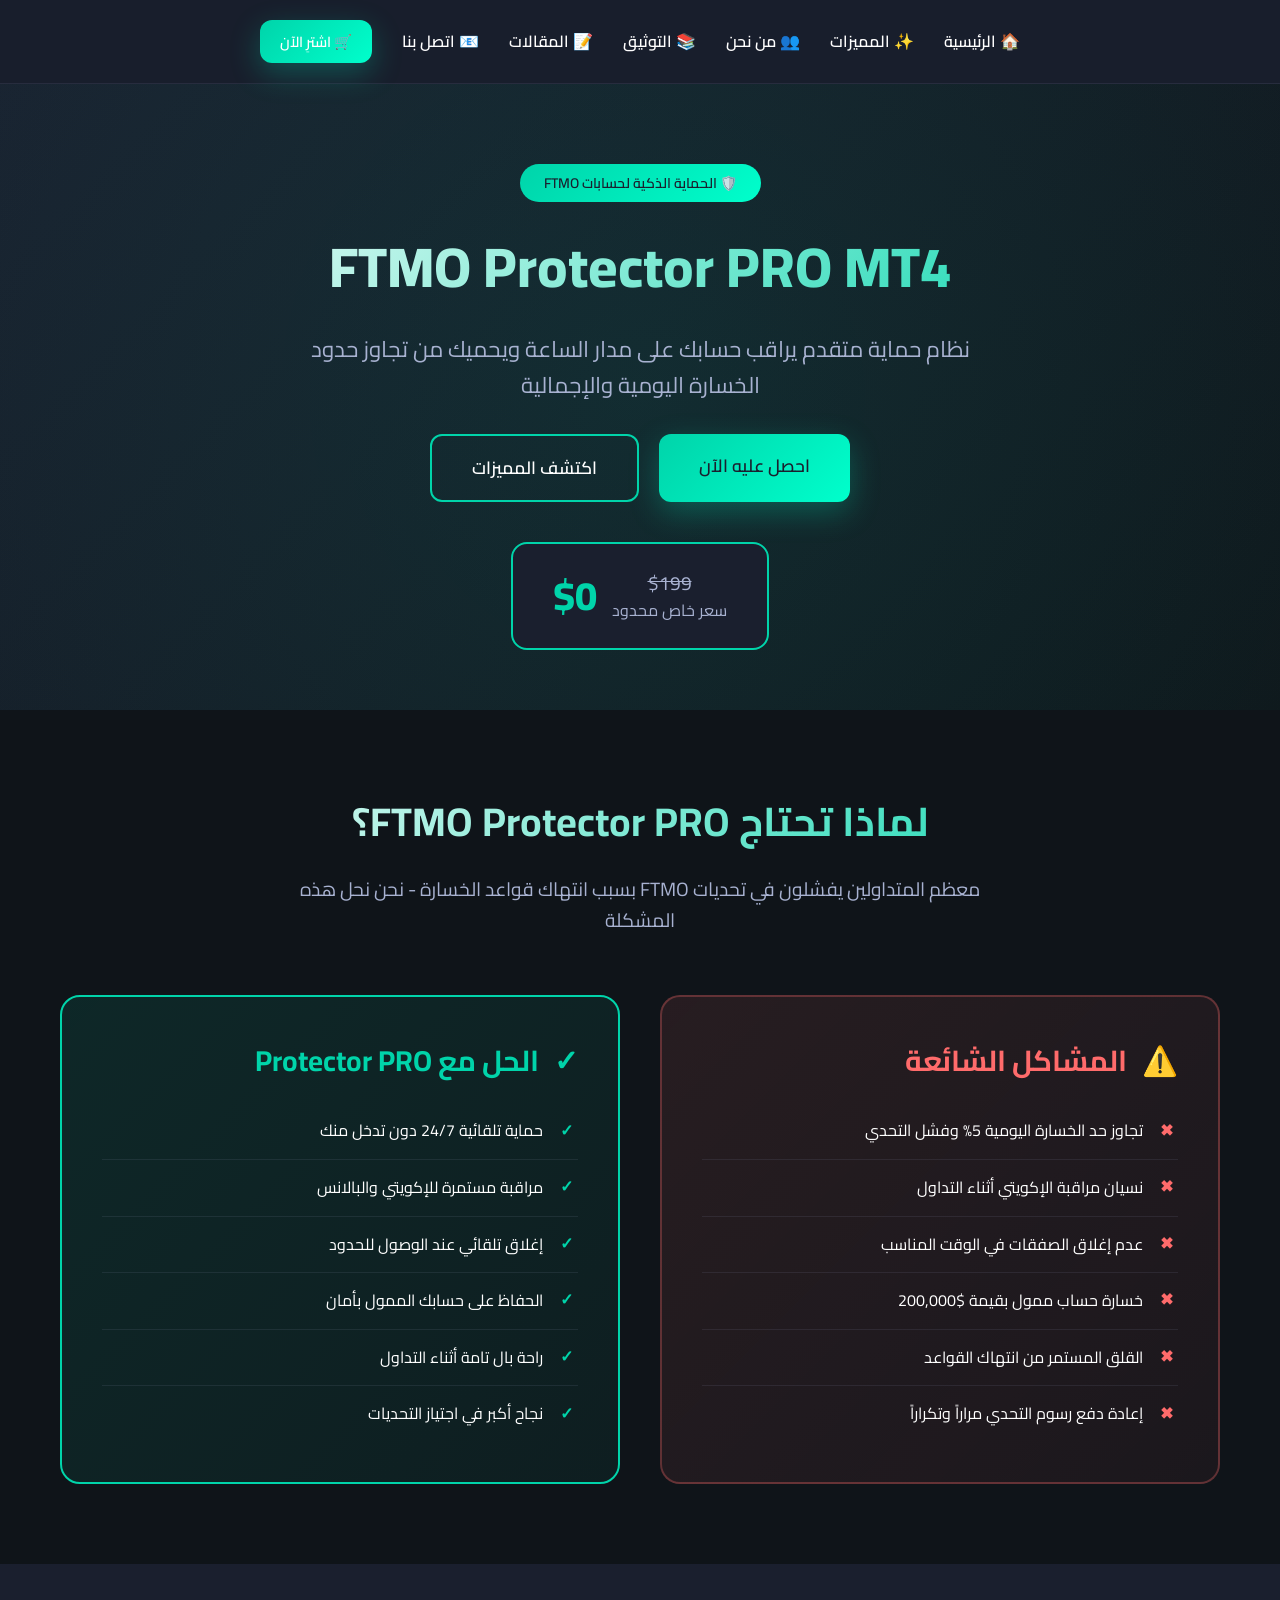
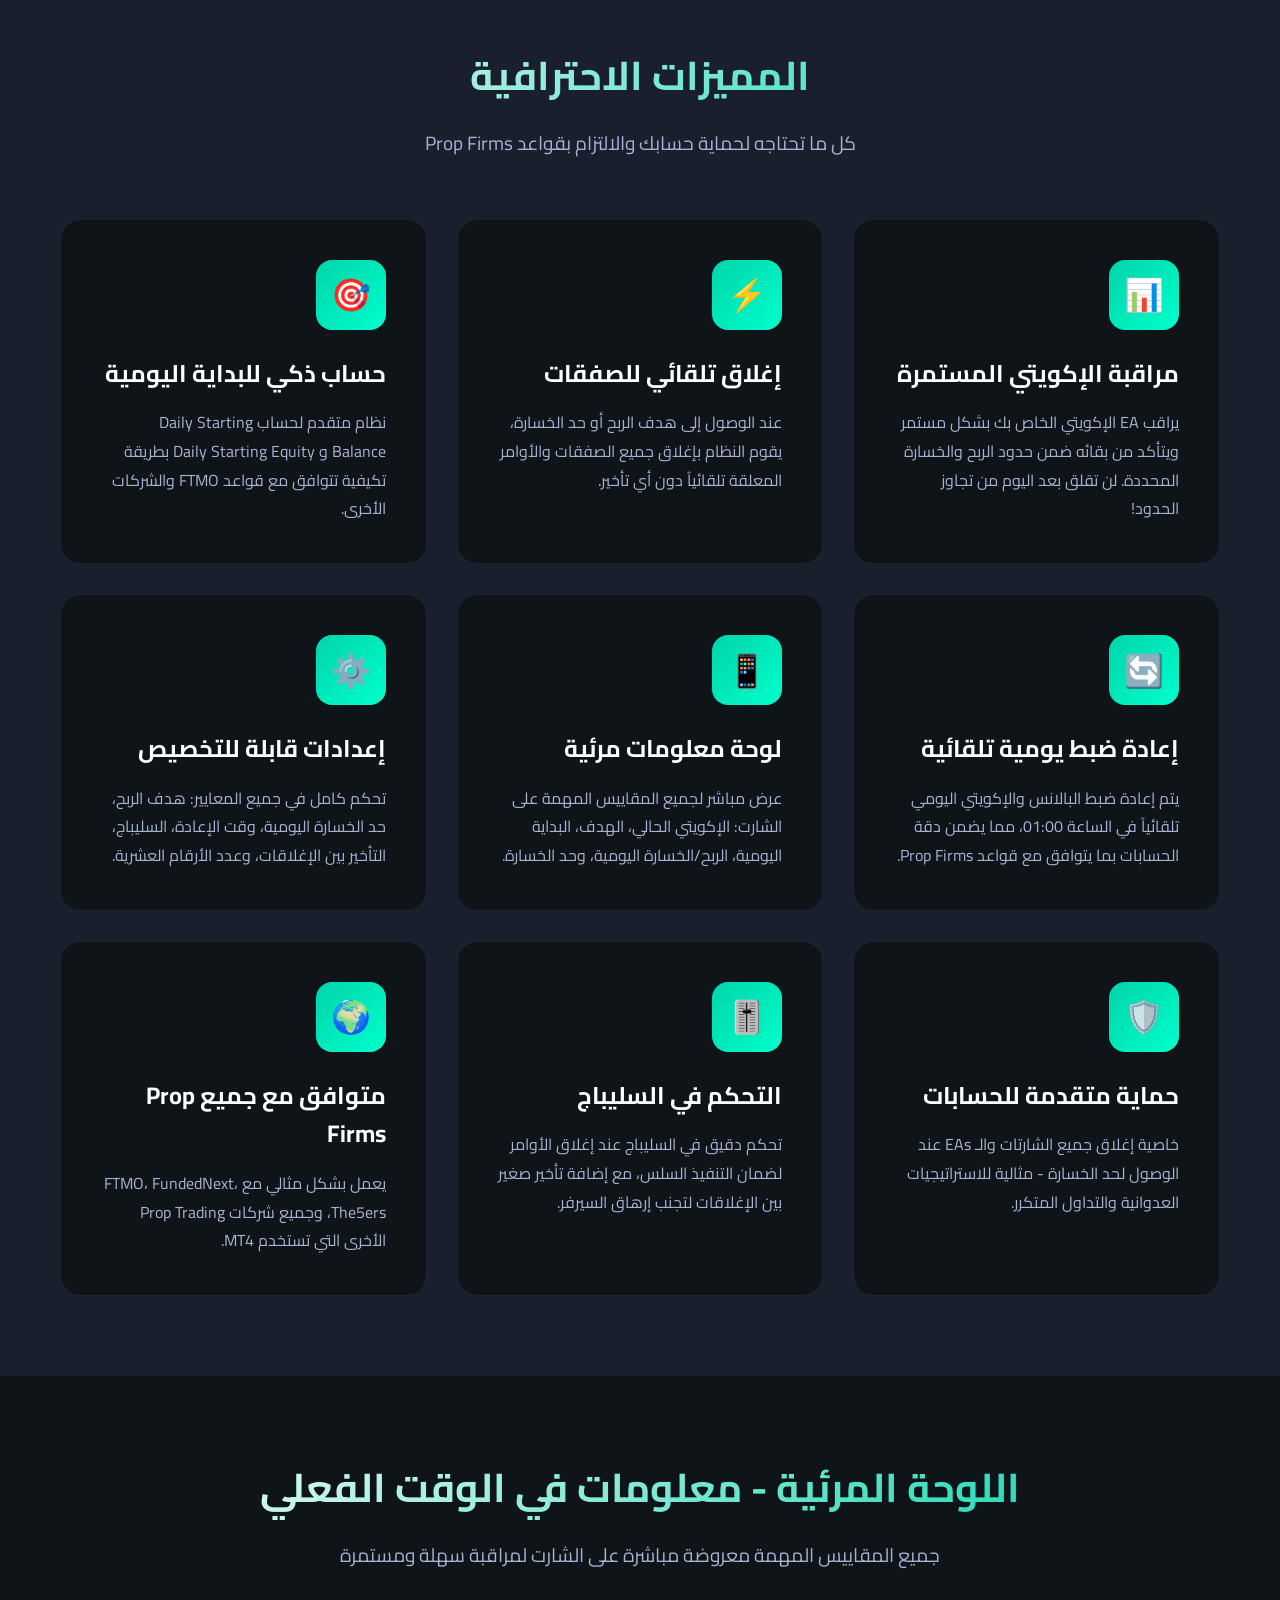
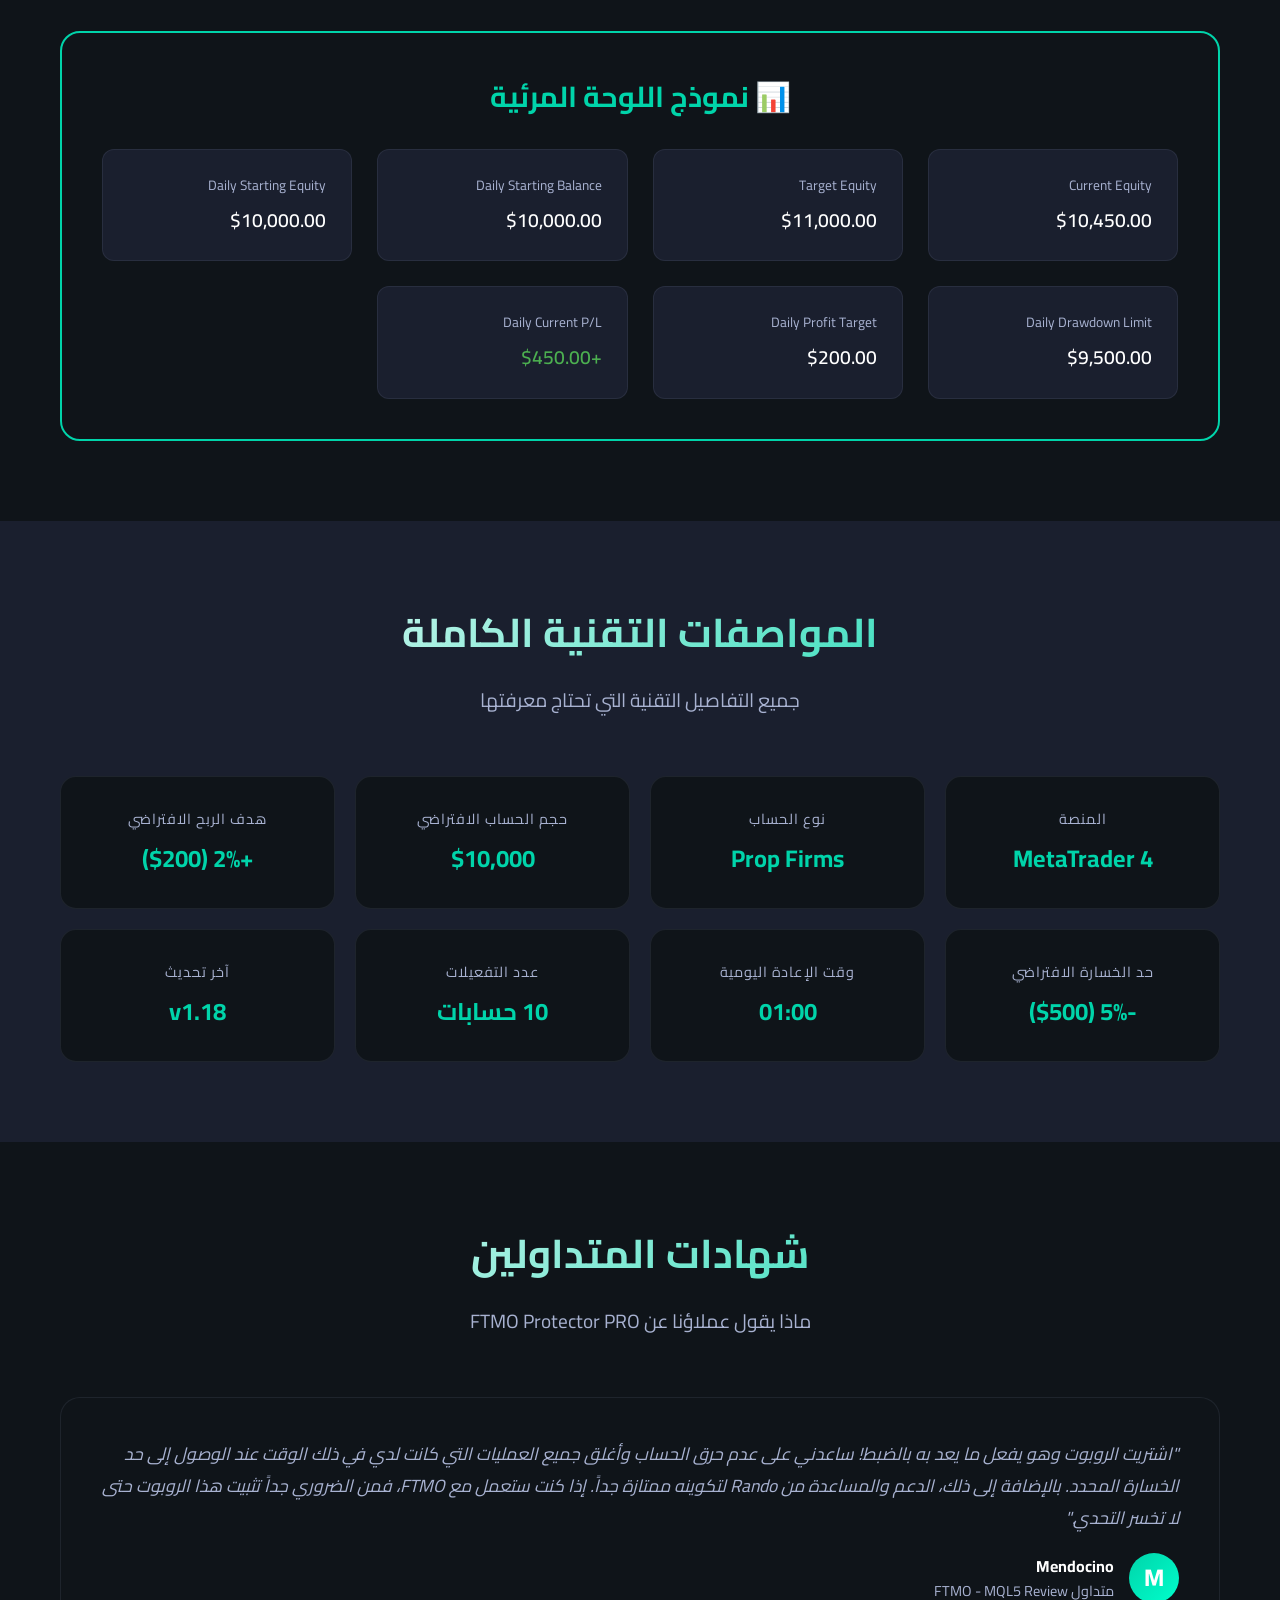
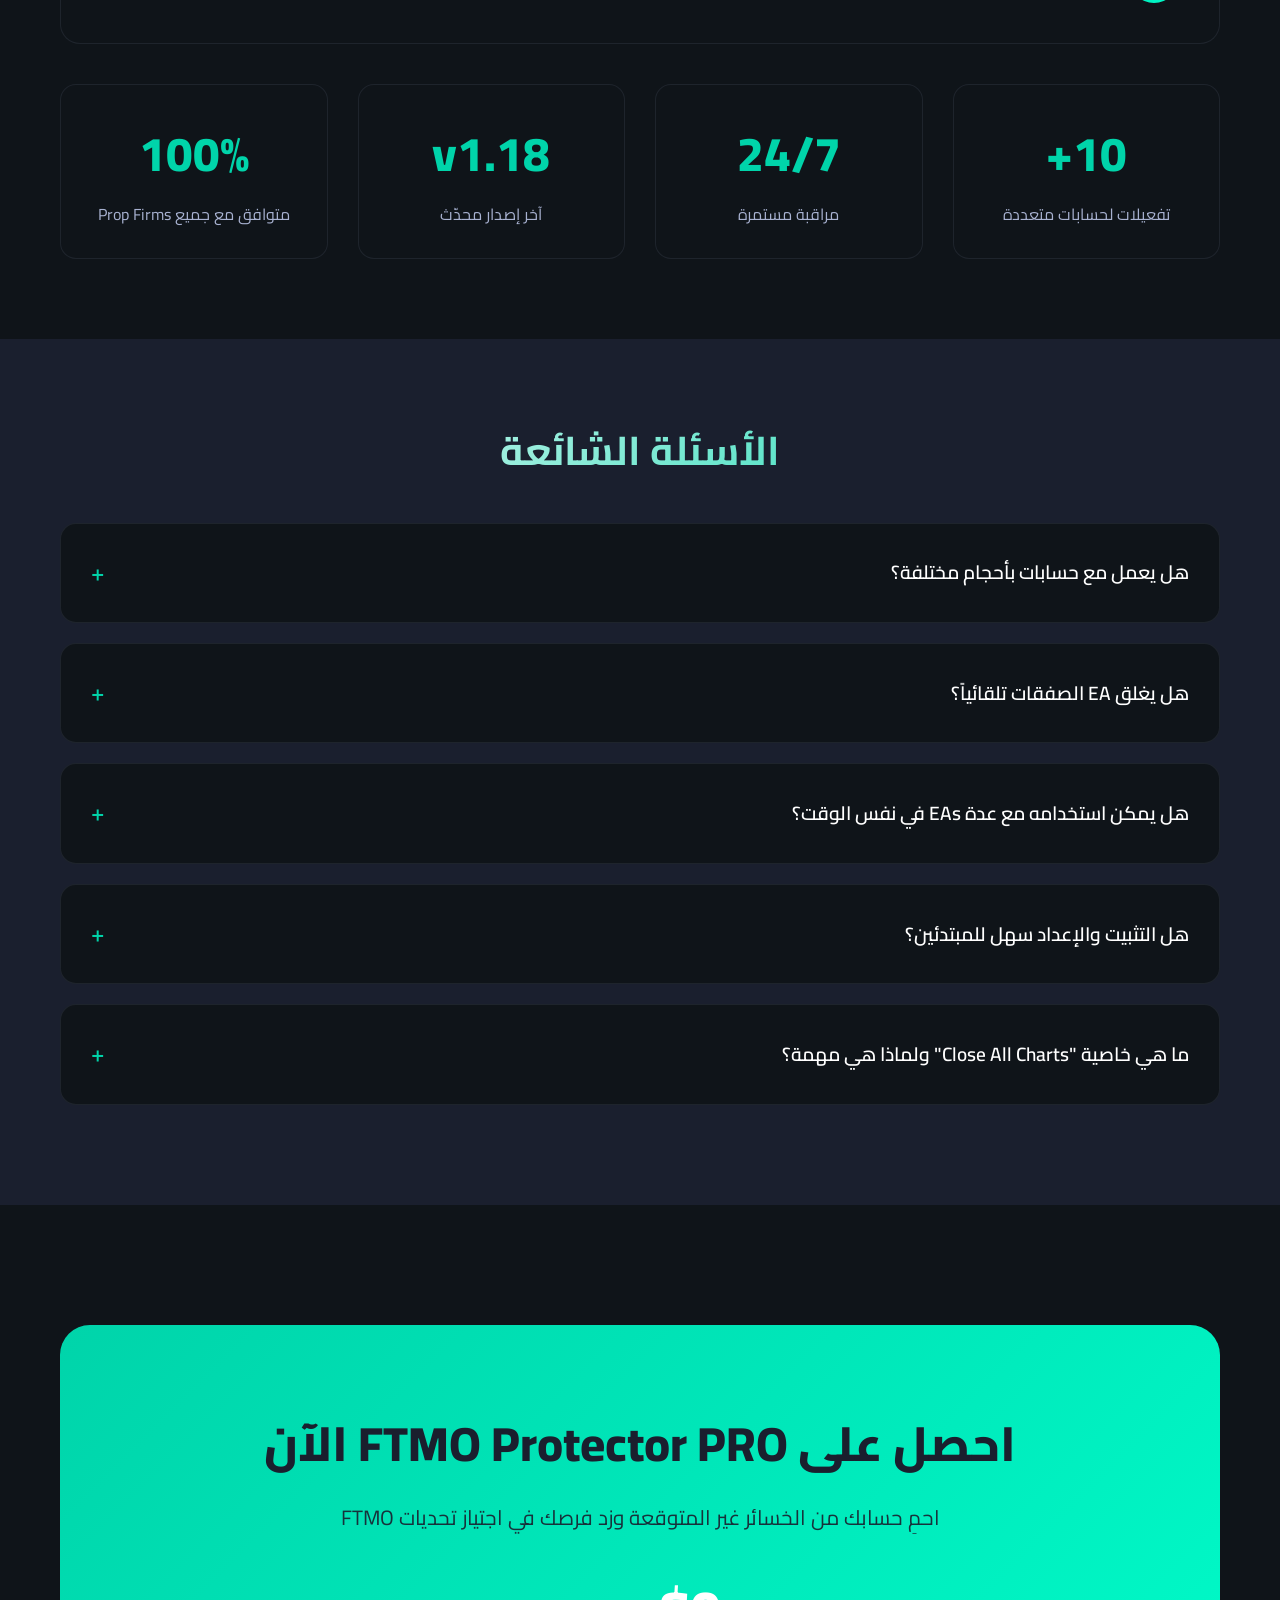
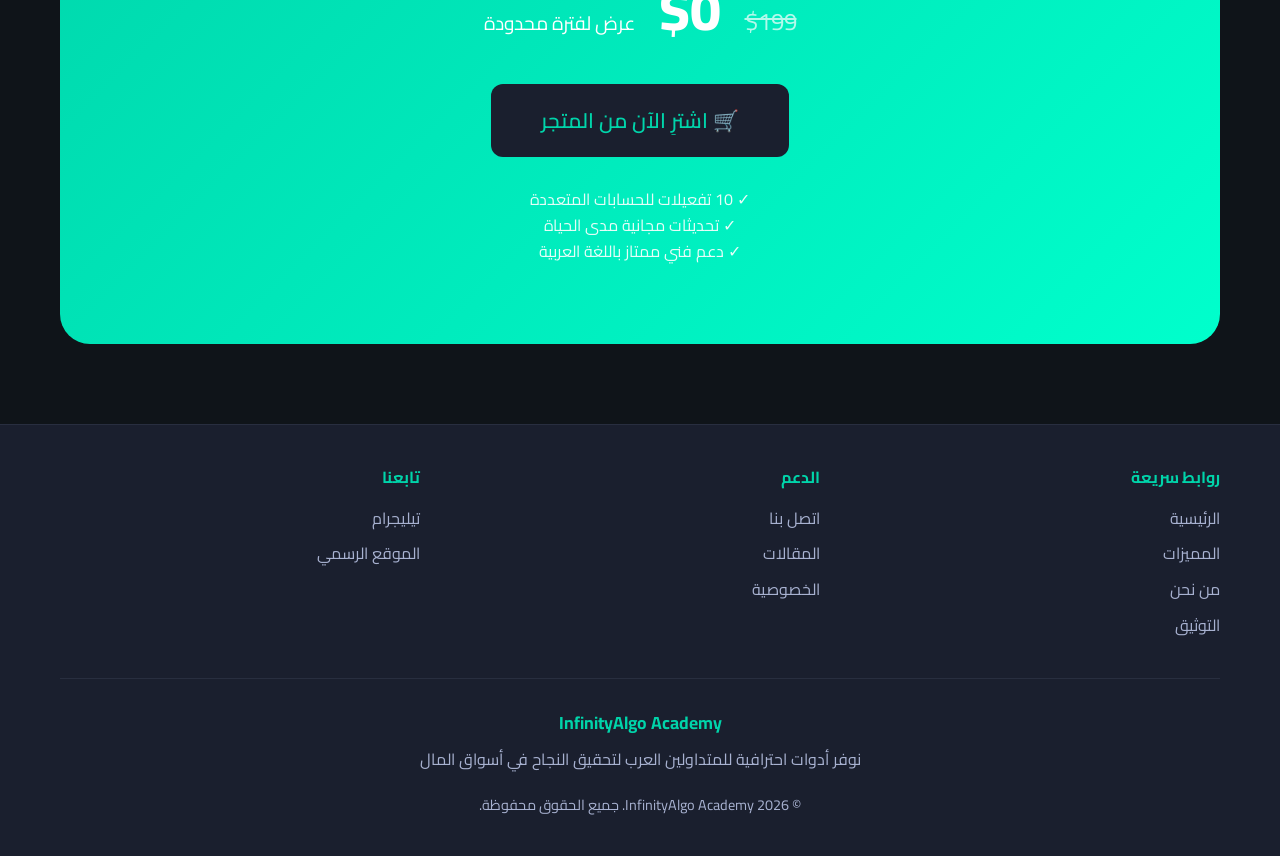
<file: FTMO/index.html>
<!DOCTYPE html>
<html lang="ar" dir="rtl">

<head>
    <meta charset="UTF-8">
    <meta name="viewport" content="width=device-width, initial-scale=1.0">

    <!-- Primary Meta Tags -->
    <meta name="description"
        content="FTMO Protector PRO MT4 - نظام حماية متقدم يراقب حسابك على مدار الساعة ويحميك من تجاوز حدود الخسارة اليومية والإجمالية. احمِ تحدي FTMO الخاص بك من الفشل بنسبة 90%">
    <meta name="keywords"
        content="FTMO, Protector, MT4, Expert Advisor, Trading, Prop Firms, FTMO Challenge, Daily Drawdown Protection, Risk Management, Automated Trading Protection, حماية الحساب, تداول, FTMO تحدي, حماية تلقائية">
    <meta name="author" content="InfinityAlgo Academy">
    <meta name="robots" content="index, follow, max-image-preview:large, max-snippet:-1, max-video-preview:-1">
    <meta name="language" content="Arabic">
    <meta name="revisit-after" content="7 days">
    <meta name="rating" content="general">

    <!-- Canonical URL -->
    <link rel="canonical" href="https://infinityalgo-academy.github.io/FTMO-Protector-PRO-MT4/">

    <!-- Open Graph Meta Tags (Facebook, LinkedIn) -->
    <meta property="og:title" content="FTMO Protector PRO MT4 - احمِ حسابك من الخسائر">
    <meta property="og:description"
        content="نظام حماية متقدم يراقب حسابك على مدار الساعة ويحميك من تجاوز حدود الخسارة. نسبة نجاح أعلى 3 مرات من المعدل الطبيعي">
    <meta property="og:type" content="website">
    <meta property="og:url" content="https://infinityalgo-academy.github.io/FTMO-Protector-PRO-MT4/">
    <meta property="og:site_name" content="FTMO Protector PRO">
    <meta property="og:locale" content="ar_AR">
    <meta property="og:locale:alternate" content="en_US">

    <!-- Twitter Card Meta Tags -->
    <meta name="twitter:card" content="summary_large_image">
    <meta name="twitter:title" content="FTMO Protector PRO MT4 - احمِ حسابك من الخسائر">
    <meta name="twitter:description"
        content="نظام حماية متقدم يراقب حسابك على مدار الساعة ويحميك من تجاوز حدود الخسارة">
    <meta name="twitter:site" content="@InfinityAlgoAcademy">
    <meta name="twitter:creator" content="@InfinityAlgoAcademy">

    <!-- Additional SEO Meta Tags -->
    <meta name="theme-color" content="#00d4aa">
    <meta name="mobile-web-app-capable" content="yes">
    <meta name="apple-mobile-web-app-capable" content="yes">
    <meta name="apple-mobile-web-app-status-bar-style" content="black-translucent">
    <meta name="apple-mobile-web-app-title" content="FTMO Protector PRO">

    <!-- Geo Tags -->
    <meta name="geo.region" content="GLOBAL">
    <meta name="geo.placename" content="Worldwide">

    <!-- Schema.org Structured Data (JSON-LD) -->
    <script type="application/ld+json">
    {
      "@context": "https://schema.org",
      "@type": "SoftwareApplication",
      "name": "FTMO Protector PRO MT4",
      "applicationCategory": "FinanceApplication",
      "operatingSystem": "Windows, macOS, Linux",
      "offers": {
        "@type": "Offer",
        "price": "99.00",
        "priceCurrency": "USD",
        "availability": "https://schema.org/InStock",
        "url": "https://infinityalgoacademy.net/item/ftmo-protector-pro-mt4/"
      },
      "aggregateRating": {
        "@type": "AggregateRating",
        "ratingValue": "4.9",
        "ratingCount": "500",
        "bestRating": "5",
        "worstRating": "1"
      },
      "description": "نظام حماية متقدم لحسابات FTMO يراقب حسابك على مدار الساعة ويحميك من تجاوز حدود الخسارة اليومية والإجمالية",
      "author": {
        "@type": "Organization",
        "name": "InfinityAlgo Academy",
        "url": "https://infinityalgoacademy.net"
      },
      "publisher": {
        "@type": "Organization",
        "name": "InfinityAlgo Academy",
        "url": "https://infinityalgoacademy.net"
      }
    }
    </script>

    <!-- Organization Schema -->
    <script type="application/ld+json">
    {
      "@context": "https://schema.org",
      "@type": "Organization",
      "name": "InfinityAlgo Academy",
      "url": "https://infinityalgoacademy.net",
      "logo": "https://infinityalgoacademy.net/logo.png",
      "contactPoint": {
        "@type": "ContactPoint",
        "telephone": "+1234567890",
        "contactType": "Customer Service",
        "email": "support@infinityalgoacademy.net",
        "availableLanguage": ["Arabic", "English"]
      },
      "sameAs": [
        "https://t.me/InfinityAlgoAcademy",
        "https://github.com/InfinityAlgo-Academy"
      ]
    }
    </script>

    <!-- FAQ Schema -->
    <script type="application/ld+json">
    {
      "@context": "https://schema.org",
      "@type": "FAQPage",
      "mainEntity": [
        {
          "@type": "Question",
          "name": "ما هو FTMO Protector PRO؟",
          "acceptedAnswer": {
            "@type": "Answer",
            "text": "FTMO Protector PRO هو Expert Advisor متقدم مصمم خصيصاً لحماية حسابات التداول من انتهاك قواعد FTMO والشركات المشابهة. يراقب حسابك 24/7 ويغلق الصفقات تلقائياً عند الوصول للحدود."
          }
        },
        {
          "@type": "Question",
          "name": "كيف يعمل FTMO Protector PRO؟",
          "acceptedAnswer": {
            "@type": "Answer",
            "text": "يراقب EA حسابك في الوقت الفعلي، يحسب الإكويتي والبالانس اليومي بدقة، ويفحص الحدود مع كل تحديث سعر. عند الوصول للحد المحدد، يقوم بإغلاق جميع الصفقات تلقائياً لحماية حسابك."
          }
        },
        {
          "@type": "Question",
          "name": "هل يعمل مع جميع شركات Prop Trading؟",
          "acceptedAnswer": {
            "@type": "Answer",
            "text": "نعم، يعمل FTMO Protector PRO مع FTMO وجميع شركات Prop Trading المشابهة مثل MyForexFunds، The5%ers، FundedNext، وغيرها."
          }
        }
      ]
    }
    </script>

    <title>FTMO Protector PRO MT4 - احمِ حسابك من الخسائر | Expert Advisor للحماية التلقائية</title>

    <!-- External CSS -->
    <link rel="stylesheet" href="ftmo-protector-styles.css">

    <!-- Favicon -->
    <link rel="icon"
        href="data:image/svg+xml,<svg xmlns=%22http://www.w3.org/2000/svg%22 viewBox=%220 0 100 100%22><text y=%22.9em%22 font-size=%2290%22>🛡️</text></svg>">

    <!-- Preconnect for Performance -->
    <link rel="preconnect" href="https://fonts.googleapis.com">
    <link rel="preconnect" href="https://fonts.gstatic.com" crossorigin>
</head>

<body>
    <!-- Navigation Bar -->
    <nav class="navbar">
        <div class="container">
            <button class="mobile-menu-btn" onclick="toggleMenu()">☰</button>
            <ul class="navbar-menu" id="navMenu">
                <li><a href="#home">🏠 الرئيسية</a></li>
                <li><a href="#features">✨ المميزات</a></li>
                <li><a href="#about">👥 من نحن</a></li>
                <li><a href="#docs">📚 التوثيق</a></li>
                <li><a href="#article">📝 المقالات</a></li>
                <li><a href="#contact">📧 اتصل بنا</a></li>
                <li><a href="#buy" class="btn btn-primary" style="padding: 10px 20px; font-size: 0.9rem;">🛒 اشترِ
                        الآن</a>
                </li>
            </ul>
        </div>
    </nav>

    <!-- Home Page (Main Landing) -->
    <div id="home">
        <!-- Hero Section -->
        <div class="hero">
            <div class="container">
                <div class="hero-badge">🛡️ الحماية الذكية لحسابات FTMO</div>
                <h1>FTMO Protector PRO MT4</h1>
                <p class="hero-subtitle">
                    نظام حماية متقدم يراقب حسابك على مدار الساعة ويحميك من تجاوز حدود الخسارة اليومية والإجمالية
                </p>
                <div class="cta-group">
                    <a href="#buy" class="btn btn-primary">احصل عليه الآن</a>
                    <a href="#features" class="btn btn-secondary">اكتشف المميزات</a>
                </div>
                <div class="price-tag">
                    <div>
                        <div class="price-original">$199</div>
                        <div class="price-currency">سعر خاص محدود</div>
                    </div>
                    <div class="price-current">$0</div>
                </div>
            </div>
        </div>

        <!-- Why Section -->
        <div class="section">
            <div class="container">
                <h2 class="section-title">لماذا تحتاج FTMO Protector PRO؟</h2>
                <p class="section-subtitle">
                    معظم المتداولين يفشلون في تحديات FTMO بسبب انتهاك قواعد الخسارة - نحن نحل هذه المشكلة
                </p>

                <div class="problem-solution">
                    <div class="problem-box">
                        <div class="box-title">
                            <span>⚠️</span>
                            <span>المشاكل الشائعة</span>
                        </div>
                        <ul class="box-list">
                            <li>تجاوز حد الخسارة اليومية 5% وفشل التحدي</li>
                            <li>نسيان مراقبة الإكويتي أثناء التداول</li>
                            <li>عدم إغلاق الصفقات في الوقت المناسب</li>
                            <li>خسارة حساب ممول بقيمة $200,000</li>
                            <li>القلق المستمر من انتهاك القواعد</li>
                            <li>إعادة دفع رسوم التحدي مراراً وتكراراً</li>
                        </ul>
                    </div>

                    <div class="solution-box">
                        <div class="box-title">
                            <span>✓</span>
                            <span>الحل مع Protector PRO</span>
                        </div>
                        <ul class="box-list">
                            <li>حماية تلقائية 24/7 دون تدخل منك</li>
                            <li>مراقبة مستمرة للإكويتي والبالانس</li>
                            <li>إغلاق تلقائي عند الوصول للحدود</li>
                            <li>الحفاظ على حسابك الممول بأمان</li>
                            <li>راحة بال تامة أثناء التداول</li>
                            <li>نجاح أكبر في اجتياز التحديات</li>
                        </ul>
                    </div>
                </div>
            </div>
        </div>

        <!-- Features Section -->
        <div class="section section-dark" id="features">
            <div class="container">
                <h2 class="section-title">المميزات الاحترافية</h2>
                <p class="section-subtitle">
                    كل ما تحتاجه لحماية حسابك والالتزام بقواعد Prop Firms
                </p>

                <div class="features-grid">
                    <div class="feature-card">
                        <div class="feature-icon">📊</div>
                        <h3 class="feature-title">مراقبة الإكويتي المستمرة</h3>
                        <p class="feature-desc">
                            يراقب EA الإكويتي الخاص بك بشكل مستمر ويتأكد من بقائه ضمن حدود الربح والخسارة المحددة. لن
                            تقلق بعد اليوم من تجاوز الحدود!
                        </p>
                    </div>

                    <div class="feature-card">
                        <div class="feature-icon">⚡</div>
                        <h3 class="feature-title">إغلاق تلقائي للصفقات</h3>
                        <p class="feature-desc">
                            عند الوصول إلى هدف الربح أو حد الخسارة، يقوم النظام بإغلاق جميع الصفقات والأوامر المعلقة
                            تلقائياً دون أي تأخير.
                        </p>
                    </div>

                    <div class="feature-card">
                        <div class="feature-icon">🎯</div>
                        <h3 class="feature-title">حساب ذكي للبداية اليومية</h3>
                        <p class="feature-desc">
                            نظام متقدم لحساب Daily Starting Balance و Daily Starting Equity بطريقة تكيفية تتوافق مع
                            قواعد FTMO والشركات الأخرى.
                        </p>
                    </div>

                    <div class="feature-card">
                        <div class="feature-icon">🔄</div>
                        <h3 class="feature-title">إعادة ضبط يومية تلقائية</h3>
                        <p class="feature-desc">
                            يتم إعادة ضبط البالانس والإكويتي اليومي تلقائياً في الساعة 01:00، مما يضمن دقة الحسابات بما
                            يتوافق مع قواعد Prop Firms.
                        </p>
                    </div>

                    <div class="feature-card">
                        <div class="feature-icon">📱</div>
                        <h3 class="feature-title">لوحة معلومات مرئية</h3>
                        <p class="feature-desc">
                            عرض مباشر لجميع المقاييس المهمة على الشارت: الإكويتي الحالي، الهدف، البداية اليومية،
                            الربح/الخسارة اليومية، وحد الخسارة.
                        </p>
                    </div>

                    <div class="feature-card">
                        <div class="feature-icon">⚙️</div>
                        <h3 class="feature-title">إعدادات قابلة للتخصيص</h3>
                        <p class="feature-desc">
                            تحكم كامل في جميع المعايير: هدف الربح، حد الخسارة اليومية، وقت الإعادة، السليباج، التأخير
                            بين الإغلاقات، وعدد الأرقام العشرية.
                        </p>
                    </div>

                    <div class="feature-card">
                        <div class="feature-icon">🛡️</div>
                        <h3 class="feature-title">حماية متقدمة للحسابات</h3>
                        <p class="feature-desc">
                            خاصية إغلاق جميع الشارتات والـ EAs عند الوصول لحد الخسارة - مثالية للاستراتيجيات العدوانية
                            والتداول المتكرر.
                        </p>
                    </div>

                    <div class="feature-card">
                        <div class="feature-icon">🎚️</div>
                        <h3 class="feature-title">التحكم في السليباج</h3>
                        <p class="feature-desc">
                            تحكم دقيق في السليباج عند إغلاق الأوامر لضمان التنفيذ السلس، مع إضافة تأخير صغير بين
                            الإغلاقات لتجنب إرهاق السيرفر.
                        </p>
                    </div>

                    <div class="feature-card">
                        <div class="feature-icon">🌍</div>
                        <h3 class="feature-title">متوافق مع جميع Prop Firms</h3>
                        <p class="feature-desc">
                            يعمل بشكل مثالي مع FTMO، FundedNext، The5ers، وجميع شركات Prop Trading الأخرى التي تستخدم
                            MT4.
                        </p>
                    </div>
                </div>
            </div>
        </div>

        <!-- Visual Panel Section -->
        <div class="section">
            <div class="container">
                <h2 class="section-title">اللوحة المرئية - معلومات في الوقت الفعلي</h2>
                <p class="section-subtitle">
                    جميع المقاييس المهمة معروضة مباشرة على الشارت لمراقبة سهلة ومستمرة
                </p>

                <div class="visual-panel">
                    <div class="panel-title">📊 نموذج اللوحة المرئية</div>
                    <div class="panel-grid">
                        <div class="panel-item">
                            <div class="panel-item-label">Current Equity</div>
                            <div class="panel-item-value">$10,450.00</div>
                        </div>
                        <div class="panel-item">
                            <div class="panel-item-label">Target Equity</div>
                            <div class="panel-item-value">$11,000.00</div>
                        </div>
                        <div class="panel-item">
                            <div class="panel-item-label">Daily Starting Balance</div>
                            <div class="panel-item-value">$10,000.00</div>
                        </div>
                        <div class="panel-item">
                            <div class="panel-item-label">Daily Starting Equity</div>
                            <div class="panel-item-value">$10,000.00</div>
                        </div>
                        <div class="panel-item">
                            <div class="panel-item-label">Daily Drawdown Limit</div>
                            <div class="panel-item-value">$9,500.00</div>
                        </div>
                        <div class="panel-item">
                            <div class="panel-item-label">Daily Profit Target</div>
                            <div class="panel-item-value">$200.00</div>
                        </div>
                        <div class="panel-item">
                            <div class="panel-item-label">Daily Current P/L</div>
                            <div class="panel-item-value" style="color: #4caf50;">+$450.00</div>
                        </div>
                    </div>
                </div>
            </div>
        </div>

        <!-- Specifications Section -->
        <div class="section section-dark">
            <div class="container">
                <h2 class="section-title">المواصفات التقنية الكاملة</h2>
                <p class="section-subtitle">
                    جميع التفاصيل التقنية التي تحتاج معرفتها
                </p>

                <div class="specs-grid">
                    <div class="spec-item">
                        <div class="spec-label">المنصة</div>
                        <div class="spec-value">MetaTrader 4</div>
                    </div>
                    <div class="spec-item">
                        <div class="spec-label">نوع الحساب</div>
                        <div class="spec-value">Prop Firms</div>
                    </div>
                    <div class="spec-item">
                        <div class="spec-label">حجم الحساب الافتراضي</div>
                        <div class="spec-value">$10,000</div>
                    </div>
                    <div class="spec-item">
                        <div class="spec-label">هدف الربح الافتراضي</div>
                        <div class="spec-value">+2% ($200)</div>
                    </div>
                    <div class="spec-item">
                        <div class="spec-label">حد الخسارة الافتراضي</div>
                        <div class="spec-value">-5% ($500)</div>
                    </div>
                    <div class="spec-item">
                        <div class="spec-label">وقت الإعادة اليومية</div>
                        <div class="spec-value">01:00</div>
                    </div>
                    <div class="spec-item">
                        <div class="spec-label">عدد التفعيلات</div>
                        <div class="spec-value">10 حسابات</div>
                    </div>
                    <div class="spec-item">
                        <div class="spec-label">آخر تحديث</div>
                        <div class="spec-value">v1.18</div>
                    </div>
                </div>
            </div>
        </div>

        <!-- Testimonials Section -->
        <div class="section">
            <div class="container">
                <h2 class="section-title">شهادات المتداولين</h2>
                <p class="section-subtitle">
                    ماذا يقول عملاؤنا عن FTMO Protector PRO
                </p>

                <div class="testimonial">
                    <p class="testimonial-text">
                        "اشتريت الروبوت وهو يفعل ما يعد به بالضبط! ساعدني على عدم حرق الحساب وأغلق جميع العمليات التي
                        كانت لدي في ذلك الوقت عند الوصول إلى حد الخسارة المحدد. بالإضافة إلى ذلك، الدعم والمساعدة من
                        Rando لتكوينه ممتازة جداً. إذا كنت ستعمل مع FTMO، فمن الضروري جداً تثبيت هذا الروبوت حتى لا تخسر
                        التحدي."
                    </p>
                    <div class="testimonial-author">
                        <div class="testimonial-avatar">M</div>
                        <div class="testimonial-info">
                            <div class="testimonial-name">Mendocino</div>
                            <div class="testimonial-role">متداول FTMO - MQL5 Review</div>
                        </div>
                    </div>
                </div>

                <div class="stats-grid">
                    <div class="stat-card">
                        <div class="stat-number">10+</div>
                        <div class="stat-label">تفعيلات لحسابات متعددة</div>
                    </div>
                    <div class="stat-card">
                        <div class="stat-number">24/7</div>
                        <div class="stat-label">مراقبة مستمرة</div>
                    </div>
                    <div class="stat-card">
                        <div class="stat-number">v1.18</div>
                        <div class="stat-label">آخر إصدار محدّث</div>
                    </div>
                    <div class="stat-card">
                        <div class="stat-number">100%</div>
                        <div class="stat-label">متوافق مع جميع Prop Firms</div>
                    </div>
                </div>
            </div>
        </div>

        <!-- FAQ Section -->
        <div class="section section-dark">
            <div class="container">
                <h2 class="section-title">الأسئلة الشائعة</h2>

                <div class="faq">
                    <div class="faq-item">
                        <div class="faq-question">
                            <span>هل يعمل مع حسابات بأحجام مختلفة؟</span>
                            <span class="faq-toggle">+</span>
                        </div>
                        <div class="faq-answer">
                            نعم تماماً! الإعدادات الافتراضية محسّنة لحساب $10,000، لكن يمكنك استخدامه مع أي حجم حساب.
                            ببساطة قم بتعديل قيم Target Equity و Daily Drawdown Limit لتتناسب مع حجم حسابك.
                        </div>
                    </div>

                    <div class="faq-item">
                        <div class="faq-question">
                            <span>هل يغلق EA الصفقات تلقائياً؟</span>
                            <span class="faq-toggle">+</span>
                        </div>
                        <div class="faq-answer">
                            نعم، يراقب EA حسابك في الوقت الفعلي ويغلق جميع الصفقات تلقائياً عند الوصول إلى حدود الربح أو
                            الخسارة المحددة مسبقاً.
                        </div>
                    </div>

                    <div class="faq-item">
                        <div class="faq-question">
                            <span>هل يمكن استخدامه مع عدة EAs في نفس الوقت؟</span>
                            <span class="faq-toggle">+</span>
                        </div>
                        <div class="faq-answer">
                            بالتأكيد! يدعم FTMO Protector PRO إدارة عدة Expert Advisors والتداول عبر أزواج عملات مختلفة.
                        </div>
                    </div>

                    <div class="faq-item">
                        <div class="faq-question">
                            <span>هل التثبيت والإعداد سهل للمبتدئين؟</span>
                            <span class="faq-toggle">+</span>
                        </div>
                        <div class="faq-answer">
                            نعم تماماً، FTMO Protector PRO يتميز بإعداد بسيط وسهل الاستخدام بدون تكوينات معقدة. كما نوفر
                            دعماً فنياً ممتازاً لمساعدتك في التثبيت.
                        </div>
                    </div>

                    <div class="faq-item">
                        <div class="faq-question">
                            <span>ما هي خاصية "Close All Charts" ولماذا هي مهمة؟</span>
                            <span class="faq-toggle">+</span>
                        </div>
                        <div class="faq-answer">
                            إذا كانت استراتيجيتك تتضمن تداولاً متكرراً، نوصي بشدة بتفعيل خيار "Close All Charts". عند
                            الوصول لحد الخسارة، سيغلق تلقائياً جميع الـ EAs والشارتات في MT4.
                        </div>
                    </div>
                </div>
            </div>
        </div>

        <!-- Final CTA Section -->
        <div class="section">
            <div class="container">
                <div class="cta-final" id="buy">
                    <h2>احصل على FTMO Protector PRO الآن</h2>
                    <p>
                        احمِ حسابك من الخسائر غير المتوقعة وزد فرصك في اجتياز تحديات FTMO
                    </p>
                    <div style="margin-bottom: 30px;">
                        <span style="font-size: 1.5rem; text-decoration: line-through; opacity: 0.7;">$199</span>
                        <span style="font-size: 3.5rem; font-weight: 800; margin: 0 20px;">$0</span>
                        <span style="font-size: 1.2rem;">عرض لفترة محدودة</span>
                    </div>
                    <a href="https://infinityalgoacademy.net/item/ftmo-protector-pro-mt4/" class="btn"
                        style="font-size: 1.3rem; padding: 20px 50px;">
                        🛒 اشترِ الآن من المتجر
                    </a>
                    <div style="margin-top: 30px; font-size: 1rem; opacity: 0.9;">
                        ✓ 10 تفعيلات للحسابات المتعددة
                        <br>
                        ✓ تحديثات مجانية مدى الحياة
                        <br>
                        ✓ دعم فني ممتاز باللغة العربية
                    </div>
                </div>
            </div>
        </div>
    </div>

    <!-- About Page -->
    <div id="about" style="display: none;">
        <div class="page-header">
            <div class="container">
                <div class="breadcrumb">
                    <a href="#home">الرئيسية</a>
                    <span>/</span>
                    <span>من نحن</span>
                </div>
                <h1>من نحن</h1>
                <p>تعرف على InfinityAlgo Academy ورؤيتنا في تمكين المتداولين العرب</p>
            </div>
        </div>
        <div class="content-section">
            <h2>مرحباً بك في InfinityAlgo Academy</h2>
            <p>
                نحن فريق متخصص من المتداولين والمطورين المحترفين الذين يمتلكون خبرة واسعة في أسواق المال العالمية وتطوير
                الأدوات التقنية المتقدمة. منذ تأسيسنا، كانت رؤيتنا واضحة: تمكين المتداولين العرب بأدوات احترافية تساعدهم
                على النجاح في تحديات Prop Firms والحفاظ على حساباتهم الممولة.
            </p>

            <h3>رؤيتنا</h3>
            <p>
                نؤمن بأن كل متداول يستحق الوصول إلى أدوات احترافية تساعده على إدارة المخاطر بذكاء وتحقيق أهدافه المالية.
                نسعى لأن نكون الوجهة الأولى للمتداولين العرب الباحثين عن حلول تقنية موثوقة ومبتكرة في عالم التداول.
            </p>

            <h3>مهمتنا</h3>
            <p>
                توفير أدوات تداول ذكية ومبتكرة تحمي رأس المال وتزيد من فرص النجاح في تحديات شركات Prop Trading. نركز
                على:
            </p>
            <ul>
                <li>تطوير حلول تقنية متقدمة تلبي احتياجات المتداولين الحقيقية</li>
                <li>تقديم دعم فني ممتاز باللغة العربية على مدار الساعة</li>
                <li>التحديث المستمر لمنتجاتنا لتواكب أحدث متطلبات السوق</li>
                <li>بناء مجتمع قوي من المتداولين العرب الناجحين</li>
                <li>توفير محتوى تعليمي عالي الجودة لتطوير مهارات التداول</li>
            </ul>

            <h3>قيمنا</h3>
            <div class="features-grid" style="margin-top: 30px;">
                <div class="feature-card">
                    <div class="feature-icon">🎯</div>
                    <h4 style="color: var(--color-primary); margin-bottom: 10px;">الموثوقية</h4>
                    <p style="color: var(--color-text-muted);">نلتزم بتقديم منتجات عالية الجودة تعمل بكفاءة وموثوقية
                        دائماً</p>
                </div>
                <div class="feature-card">
                    <div class="feature-icon">💡</div>
                    <h4 style="color: var(--color-primary); margin-bottom: 10px;">الابتكار</h4>
                    <p style="color: var(--color-text-muted);">نبحث دائماً عن طرق جديدة لحل مشاكل المتداولين بحلول
                        إبداعية</p>
                </div>
                <div class="feature-card">
                    <div class="feature-icon">🤝</div>
                    <h4 style="color: var(--color-primary); margin-bottom: 10px;">الشفافية</h4>
                    <p style="color: var(--color-text-muted);">نتعامل مع عملائنا بشفافية كاملة ونقدم معلومات دقيقة عن
                        منتجاتنا</p>
                </div>
                <div class="feature-card">
                    <div class="feature-icon">🌟</div>
                    <h4 style="color: var(--color-primary); margin-bottom: 10px;">التميز</h4>
                    <p style="color: var(--color-text-muted);">نسعى للتميز في كل ما نقدمه من منتجات وخدمات ودعم فني</p>
                </div>
            </div>
        </div>
    </div>

    <!-- Contact Page -->
    <div id="contact" style="display: none;">
        <div class="page-header">
            <div class="container">
                <div class="breadcrumb">
                    <a href="#home">الرئيسية</a>
                    <span>/</span>
                    <span>اتصل بنا</span>
                </div>
                <h1>اتصل بنا</h1>
                <p>نحن هنا لمساعدتك - تواصل معنا بأي وقت</p>
            </div>
        </div>
        <div class="content-section">
            <h2>تواصل معنا</h2>
            <p>
                سواء كان لديك استفسار عن المنتج، تحتاج مساعدة تقنية، أو ترغب في مشاركة ملاحظاتك - نحن سعداء بالاستماع
                إليك. فريق الدعم لدينا متاح لمساعدتك باللغة العربية.
            </p>

            <div class="contact-grid">
                <div class="contact-card">
                    <div class="contact-icon">📧</div>
                    <h3>البريد الإلكتروني</h3>
                    <p>راسلنا عبر البريد الإلكتروني</p>
                    <a href="mailto:support@infinityalgoacademy.net">support@infinityalgoacademy.net</a>
                </div>
                <div class="contact-card">
                    <div class="contact-icon">💬</div>
                    <h3>الدعم المباشر</h3>
                    <p>تحدث معنا مباشرة</p>
                    <a href="#chat">ابدأ المحادثة</a>
                </div>
                <div class="contact-card">
                    <div class="contact-icon">📱</div>
                    <h3>تيليجرام</h3>
                    <p>انضم إلى مجتمعنا</p>
                    <a href="https://t.me/infinityalgo" target="_blank">@infinityalgo</a>
                </div>
                <div class="contact-card">
                    <div class="contact-icon">🌐</div>
                    <h3>الموقع الرسمي</h3>
                    <p>زر موقعنا الإلكتروني</p>
                    <a href="https://infinityalgoacademy.net" target="_blank">infinityalgoacademy.net</a>
                </div>
            </div>

            <div class="contact-form">
                <h3 style="color: var(--color-primary); margin-bottom: 20px;">أرسل لنا رسالة</h3>
                <form onsubmit="return handleContactForm(event)">
                    <div class="form-group">
                        <label>الاسم الكامل</label>
                        <input type="text" required placeholder="أدخل اسمك الكامل">
                    </div>
                    <div class="form-group">
                        <label>البريد الإلكتروني</label>
                        <input type="email" required placeholder="example@email.com">
                    </div>
                    <div class="form-group">
                        <label>الموضوع</label>
                        <input type="text" required placeholder="موضوع الرسالة">
                    </div>
                    <div class="form-group">
                        <label>الرسالة</label>
                        <textarea required placeholder="اكتب رسالتك هنا..."></textarea>
                    </div>
                    <button type="submit" class="btn btn-primary" style="width: 100%;">
                        إرسال الرسالة
                    </button>
                </form>
            </div>
        </div>
    </div>

    <!-- Documentation Page - EXPANDED -->
    <div id="docs" style="display: none;">
        <div class="page-header">
            <div class="container">
                <div class="breadcrumb">
                    <a href="#home">الرئيسية</a>
                    <span>/</span>
                    <span>التوثيق</span>
                </div>
                <h1>دليل الاستخدام الكامل</h1>
                <p>كل ما تحتاج معرفته لتثبيت واستخدام FTMO Protector PRO بنجاح</p>
            </div>
        </div>

        <div class="content-section">
            <!-- جدول المحتويات -->
            <div class="article-toc">
                <h3>📋 محتويات الدليل</h3>
                <ul>
                    <li><a href="#doc-install">1. التثبيت والإعداد</a></li>
                    <li><a href="#doc-settings">2. الإعدادات والتخصيص</a></li>
                    <li><a href="#doc-usage">3. طريقة الاستخدام اليومية</a></li>
                    <li><a href="#doc-features">4. شرح المميزات التفصيلي</a></li>
                    <li><a href="#doc-troubleshoot">5. حل المشاكل الشائعة</a></li>
                    <li><a href="#doc-examples">6. أمثلة عملية</a></li>
                    <li><a href="#doc-tips">7. نصائح متقدمة</a></li>
                </ul>
            </div>

            <!-- القسم 1: التثبيت -->
            <div id="doc-install" class="privacy-section">
                <h2>1️⃣ التثبيت والإعداد</h2>

                <h3>📋 متطلبات التشغيل</h3>
                <p><strong>المتطلبات الأساسية:</strong></p>
                <ul>
                    <li>✅ منصة MetaTrader 4 (MT4) - أحدث إصدار</li>
                    <li>✅ حساب FTMO أو أي Prop Firm آخر</li>
                    <li>✅ اتصال مستقر بالإنترنت</li>
                    <li>✅ نظام تشغيل Windows (أو Mac مع Wine)</li>
                </ul>

                <h3>🔧 خطوات التثبيت</h3>
                <p><strong>الخطوة 1: تحميل الملف</strong></p>
                <p>بعد إتمام عملية الشراء، ستتلقى بريداً إلكترونياً يحتوي على رابط التحميل ورقم الترخيص.</p>

                <p><strong>الخطوة 2: فتح مجلد البيانات</strong></p>
                <p>في MT4، اذهب إلى: <code>File → Open Data Folder</code></p>

                <p><strong>الخطوة 3: نسخ الملف</strong></p>
                <p>انتقل إلى <code>MQL4 → Experts</code> وانسخ ملف <code>FTMO Protector PRO.ex4</code></p>

                <p><strong>الخطوة 4: إعادة تشغيل MT4</strong></p>
                <p>أغلق MT4 تماماً وأعد فتحه</p>

                <p><strong>الخطوة 5: تفعيل التداول الآلي</strong></p>
                <p>اذهب إلى: <code>Tools → Options → Expert Advisors</code></p>
                <ul>
                    <li>✅ Allow automated trading</li>
                    <li>✅ Allow DLL imports</li>
                    <li>✅ Allow imports of external experts</li>
                </ul>

                <p><strong>الخطوة 6: إضافة EA إلى الشارت</strong></p>
                <p>في نافذة Navigator، اسحب <code>FTMO Protector PRO</code> إلى أي شارت</p>

                <p><strong>الخطوة 7: التحقق من التشغيل</strong></p>
                <p>ابحث عن علامة ☺ في الزاوية اليمنى العليا. إذا ظهرت = EA يعمل بنجاح ✅</p>
            </div>

            <!-- القسم 2: الإعدادات -->
            <div id="doc-settings" class="privacy-section">
                <h2>2️⃣ الإعدادات والتخصيص</h2>

                <h3>⚙️ الإعدادات الأساسية</h3>

                <p><strong>Target Equity to Close All Trades</strong></p>
                <p>الإكويتي المستهدف لإغلاق جميع الصفقات تلقائياً</p>
                <ul>
                    <li><strong>القيمة الافتراضية:</strong> 0 (معطل)</li>
                    <li><strong>مثال:</strong> لحساب $10,000 بهدف ربح $1,000 → اضبطه على 11000</li>
                    <li><strong>الحساب:</strong> Target Equity = حجم الحساب + هدف الربح</li>
                </ul>

                <p><strong>Daily Drawdown Limit</strong></p>
                <p>الحد الأقصى للخسارة اليومية (حاسم جداً!)</p>
                <ul>
                    <li><strong>القيمة الافتراضية:</strong> -500 (لحساب $10,000)</li>
                    <li><strong>مثال FTMO:</strong> حساب $10,000 بحد 5% → -500</li>
                    <li><strong>مثال FundedNext:</strong> حساب $50,000 بحد 4% → -2000</li>
                    <li><strong>⚠️ مهم:</strong> القيمة يجب أن تكون سالبة!</li>
                </ul>

                <p><strong>Daily Profit Target</strong></p>
                <p>هدف الربح اليومي (اختياري)</p>
                <ul>
                    <li><strong>القيمة الافتراضية:</strong> 200</li>
                    <li><strong>مثال:</strong> هدف 2% يومياً لحساب $10,000 → 200</li>
                    <li><strong>ملاحظة:</strong> يمكن تركه على 0 إذا لم تحدد هدف يومي</li>
                </ul>

                <h3>🔧 إعدادات متقدمة</h3>

                <p><strong>Reset Hour</strong></p>
                <p>الساعة التي يتم فيها إعادة ضبط البالانس اليومي</p>
                <ul>
                    <li><strong>القيمة الافتراضية:</strong> 1 (الساعة 01:00 صباحاً)</li>
                    <li><strong>ملاحظة:</strong> حسب توقيت سيرفر الوسيط</li>
                </ul>

                <p><strong>Slippage</strong></p>
                <p>السليباج المسموح به عند إغلاق الصفقات</p>
                <ul>
                    <li><strong>القيمة الافتراضية:</strong> 10 نقاط</li>
                    <li><strong>للأسواق الهادئة:</strong> 5-10</li>
                    <li><strong>للأسواق المتقلبة:</strong> 20-30</li>
                </ul>

                <p><strong>Close All Charts on Drawdown</strong></p>
                <p>إغلاق جميع الشارتات عند الوصول لحد الخسارة</p>
                <ul>
                    <li><strong>القيمة الافتراضية:</strong> false</li>
                    <li><strong>فعّله إذا:</strong> تستخدم عدة EAs أو استراتيجية عدوانية</li>
                    <li><strong>⚠️ تحذير:</strong> سيغلق جميع الشارتات في MT4</li>
                </ul>
            </div>

            <!-- القسم 3: الاستخدام -->
            <div id="doc-usage" class="privacy-section">
                <h2>3️⃣ طريقة الاستخدام اليومية</h2>

                <h3>🚀 البدء بالتداول</h3>
                <p><strong>قبل فتح أي صفقة، تأكد من:</strong></p>
                <ul>
                    <li>✅ علامة ☺ ظاهرة في الزاوية اليمنى</li>
                    <li>✅ اللوحة المرئية معروضة بشكل صحيح</li>
                    <li>✅ جميع القيم محدثة وصحيحة</li>
                </ul>

                <h3>📊 مراقبة اللوحة المرئية</h3>
                <p>اللوحة تعرض المعلومات التالية في الوقت الفعلي:</p>
                <ul>
                    <li><strong>Current Equity:</strong> الإكويتي الحالي (مثال: $10,450.00)</li>
                    <li><strong>Target Equity:</strong> الهدف المستهدف (مثال: $11,000.00)</li>
                    <li><strong>Daily Starting Balance:</strong> البالانس عند بداية اليوم</li>
                    <li><strong>Daily Drawdown Limit:</strong> الحد الأدنى المسموح (مثال: $9,500.00)</li>
                    <li><strong>Daily Current P/L:</strong> الربح/الخسارة اليومية (أخضر = ربح، أحمر = خسارة)</li>
                </ul>

                <h3>⚡ سيناريوهات الإغلاق التلقائي</h3>

                <p><strong>السيناريو 1: الوصول لهدف الربح</strong></p>
                <p>عندما يصل الإكويتي إلى Target Equity:</p>
                <ul>
                    <li>1. EA يبدأ بإغلاق جميع الصفقات المفتوحة</li>
                    <li>2. إلغاء جميع الأوامر المعلقة</li>
                    <li>3. عرض رسالة تأكيد</li>
                    <li>4. تأمين الربح ✅</li>
                </ul>

                <p><strong>السيناريو 2: الوصول لحد الخسارة</strong></p>
                <p>عندما يصل الإكويتي إلى Daily Drawdown Limit:</p>
                <ul>
                    <li>1. إغلاق فوري لجميع الصفقات</li>
                    <li>2. إلغاء جميع الأوامر المعلقة</li>
                    <li>3. (اختياري) إغلاق جميع الشارتات</li>
                    <li>4. حماية من خسارة إضافية 🛡️</li>
                </ul>

                <h3>💡 نصائح الاستخدام اليومي</h3>
                <ul>
                    <li>✅ تداول كالمعتاد - EA يراقب كل شيء تلقائياً</li>
                    <li>✅ لا حاجة لمراقبة مستمرة - EA يقوم بذلك</li>
                    <li>✅ ركز على استراتيجيتك - EA يحمي حسابك</li>
                    <li>✅ يعمل 24/7 حتى أثناء نومك</li>
                </ul>
            </div>

            <!-- القسم 4: المميزات -->
            <div id="doc-features" class="privacy-section">
                <h2>4️⃣ شرح المميزات التفصيلي</h2>

                <h3>🎯 نظام حساب Daily Starting Balance</h3>
                <p>EA يستخدم نظاماً ذكياً لحساب البالانس الابتدائي:</p>
                <ul>
                    <li><strong>عند الساعة المحددة (Reset Hour):</strong> يحفظ البالانس والإكويتي الحالي</li>
                    <li><strong>إذا كانت هناك صفقات مفتوحة:</strong> يستخدم أعلى قيمة بين Balance و Equity</li>
                    <li><strong>إذا لم تكن هناك صفقات:</strong> يستخدم البالانس مباشرة</li>
                </ul>

                <h3>⚡ نظام الإغلاق التلقائي</h3>
                <p>آلية الإغلاق عند الوصول لأي حد:</p>
                <ul>
                    <li><strong>الكشف:</strong> EA يفحص كل tick (تحديث سعر)</li>
                    <li><strong>التنفيذ:</strong> إغلاق الصفقات واحدة تلو الأخرى مع تأخير صغير</li>
                    <li><strong>التأكيد:</strong> التحقق من إغلاق جميع الصفقات وعرض رسالة</li>
                </ul>

                <h3>🛡️ نظام المراقبة 24/7</h3>
                <p>EA يعمل بشكل مستمر:</p>
                <ul>
                    <li><strong>كل Tick:</strong> قراءة الإكويتي، حساب P/L، فحص الحدود</li>
                    <li><strong>كل دقيقة:</strong> حفظ البيانات، فحص الإعدادات</li>
                    <li><strong>عند Reset Hour:</strong> إعادة ضبط العدادات اليومية</li>
                </ul>
            </div>

            <!-- القسم 5: حل المشاكل -->
            <div id="doc-troubleshoot" class="privacy-section">
                <h2>5️⃣ حل المشاكل الشائعة</h2>

                <h3>❌ المشكلة: EA لا يعمل (علامة ☹)</h3>
                <p><strong>الحلول:</strong></p>
                <ul>
                    <li><strong>1. التداول الآلي غير مفعّل:</strong> Tools → Options → Expert Advisors → ✅ Allow
                        automated trading</li>
                    <li><strong>2. رقم الترخيص خاطئ:</strong> تحقق من البريد الإلكتروني وأدخله بدقة</li>
                    <li><strong>3. EA غير مثبت بشكل صحيح:</strong> تأكد من وجود الملف في MQL4/Experts</li>
                    <li><strong>4. الترخيص منتهي:</strong> تواصل مع الدعم الفني</li>
                </ul>

                <h3>❌ المشكلة: اللوحة المرئية لا تظهر</h3>
                <p><strong>الحلول:</strong></p>
                <ul>
                    <li><strong>1. تحقق من الإعدادات:</strong> Show Panel = true</li>
                    <li><strong>2. اللوحة خارج الشاشة:</strong> غيّر Panel Corner إلى 1</li>
                    <li><strong>3. مشكلة في الرسومات:</strong> Tools → Options → Charts → ✅ Show object descriptions
                    </li>
                </ul>

                <h3>❌ المشكلة: EA لا يغلق الصفقات</h3>
                <p><strong>الحلول:</strong></p>
                <ul>
                    <li><strong>1. الحدود غير صحيحة:</strong> تحقق من Target Equity و Daily Drawdown Limit</li>
                    <li><strong>2. مشكلة في الاتصال:</strong> تحقق من اتصال الإنترنت وMT4 بالسيرفر</li>
                    <li><strong>3. السليباج ضيق:</strong> زد قيمة Slippage إلى 20-30</li>
                    <li><strong>4. الوسيط يرفض:</strong> تحقق من سجل MT4 (Experts Tab)</li>
                </ul>
            </div>

            <!-- القسم 6: أمثلة -->
            <div id="doc-examples" class="privacy-section">
                <h2>6️⃣ أمثلة عملية</h2>

                <h3>💼 مثال: حساب FTMO $10,000</h3>
                <p><strong>الإعدادات الموصى بها:</strong></p>
                <ul>
                    <li>Target Equity: 11000 (هدف 10%)</li>
                    <li>Daily Drawdown Limit: -500 (حد 5%)</li>
                    <li>Daily Profit Target: 200 (هدف 2% يومياً)</li>
                    <li>Reset Hour: 1</li>
                    <li>Close All Charts: true</li>
                </ul>

                <p><strong>سيناريو يوم ناجح:</strong></p>
                <ul>
                    <li>08:00 - البداية: $10,000</li>
                    <li>10:30 - بعد صفقات: $10,150 (+$150)</li>
                    <li>14:00 - الوصول للهدف: $10,220 (+$220) ✅</li>
                    <li><strong>النتيجة:</strong> تحقيق الهدف اليومي!</li>
                </ul>

                <p><strong>سيناريو يوم صعب:</strong></p>
                <ul>
                    <li>08:00 - البداية: $10,220</li>
                    <li>11:00 - صفقات خاسرة: $9,950 (-$270)</li>
                    <li>14:00 - الوصول للحد: $9,715 ⚠️</li>
                    <li><strong>النتيجة:</strong> EA أغلق الصفقات تلقائياً وحمى الحساب!</li>
                </ul>

                <h3>💼 مثال: حساب FundedNext $50,000</h3>
                <p><strong>الإعدادات:</strong></p>
                <ul>
                    <li>Target Equity: 54000 (هدف 8%)</li>
                    <li>Daily Drawdown Limit: -2000 (حد 4%)</li>
                    <li>Daily Profit Target: 500 (هدف 1% يومياً)</li>
                </ul>
            </div>

            <!-- القسم 7: نصائح -->
            <div id="doc-tips" class="privacy-section">
                <h2>7️⃣ نصائح متقدمة</h2>

                <h3>💡 نصائح لتحسين الأداء</h3>
                <ul>
                    <li><strong>استخدم VPS:</strong> اتصال مستمر 24/7 وموثوقية أعلى</li>
                    <li><strong>استخدم شارت نظيف:</strong> أداء أفضل واستهلاك أقل للموارد</li>
                    <li><strong>راقب سجل MT4:</strong> اكتشف المشاكل مبكراً</li>
                </ul>

                <h3>🎯 استراتيجيات التداول المتوافقة</h3>
                <ul>
                    <li><strong>Scalping:</strong> ⭐⭐⭐⭐⭐ ممتاز - حماية من تراكم الخسائر</li>
                    <li><strong>Day Trading:</strong> ⭐⭐⭐⭐⭐ ممتاز - مصمم خصيصاً لهذا</li>
                    <li><strong>Swing Trading:</strong> ⭐⭐⭐ جيد - يعمل لكن قد يحتاج تعديلات</li>
                    <li><strong>Martingale/Grid:</strong> ⭐⭐⭐⭐ جيد جداً - حماية قصوى (فعّل Close All Charts)</li>
                </ul>

                <h3>🛡️ إدارة المخاطر المتقدمة</h3>
                <ul>
                    <li><strong>حجم الصفقة:</strong> لا تخاطر بأكثر من 1-2% لكل صفقة</li>
                    <li><strong>عدد الصفقات:</strong> لا تفتح أكثر من 3-5 صفقات في نفس الوقت</li>
                    <li><strong>التنويع:</strong> وزع المخاطر على أزواج مختلفة</li>
                    <li><strong>أوقات التداول:</strong> تداول في London و New York Sessions</li>
                </ul>

                <h3>📰 التعامل مع الأخبار الاقتصادية</h3>
                <p><strong>قبل الأخبار الكبرى (NFP, FOMC):</strong></p>
                <ul>
                    <li>✅ الخيار الأكثر أماناً: أغلق جميع الصفقات</li>
                    <li>✅ أو قلل حجم الصفقات إلى النصف</li>
                    <li>✅ انتظر 15-30 دقيقة بعد الأخبار</li>
                </ul>
            </div>

            <!-- الخلاصة -->
            <div class="privacy-section"
                style="background: linear-gradient(135deg, rgba(0, 212, 170, 0.1) 0%, rgba(0, 212, 170, 0.05) 100%); border: 2px solid var(--color-primary);">
                <h2>🎯 الخلاصة</h2>
                <p><strong>FTMO Protector PRO هو أداة قوية لحماية حسابك، لكن تذكر:</strong></p>

                <h3>✅ ما يفعله EA:</h3>
                <ul>
                    <li>مراقبة مستمرة 24/7</li>
                    <li>إغلاق تلقائي عند الحدود</li>
                    <li>حماية من انتهاك القواعد</li>
                    <li>راحة بال أثناء التداول</li>
                </ul>

                <h3>❌ ما لا يفعله EA:</h3>
                <ul>
                    <li>لا يتداول نيابة عنك</li>
                    <li>لا يضمن الربح</li>
                    <li>لا يحل محل إدارة المخاطر</li>
                    <li>لا يعوض عن استراتيجية سيئة</li>
                </ul>

                <h3 style="color: var(--color-primary); margin-top: 30px;">🎯 المعادلة الناجحة:</h3>
                <p
                    style="font-size: 1.2rem; text-align: center; padding: 20px; background: var(--color-bg); border-radius: 12px; margin-top: 20px;">
                    <strong>استراتيجية جيدة + إدارة مخاطر صارمة + FTMO Protector PRO = نجاح في التحدي ✅</strong>
                </p>
            </div>

            <!-- الدعم الفني -->
            <div class="privacy-section">
                <h2>📞 الدعم الفني</h2>
                <div class="contact-grid">
                    <div class="contact-card">
                        <div class="contact-icon">📧</div>
                        <h3>البريد الإلكتروني</h3>
                        <p>support@infinityalgoacademy.net</p>
                        <p style="font-size: 0.9rem; color: var(--color-text-muted);">وقت الرد: 24-48 ساعة</p>
                    </div>
                    <div class="contact-card">
                        <div class="contact-icon">💬</div>
                        <h3>تيليجرام</h3>
                        <p>@infinityalgo</p>
                        <p style="font-size: 0.9rem; color: var(--color-text-muted);">دعم مباشر ومجتمع</p>
                    </div>
                </div>
                <p style="margin-top: 30px; color: var(--color-text-muted);">
                    <strong>عند طلب الدعم، أرسل:</strong> رقم الترخيص، رقم الحساب، لقطة شاشة للمشكلة، ووصف تفصيلي.
                </p>
            </div>
        </div>
    </div>

    <!-- Article Page - EXPANDED -->
    <div id="article" style="display: none;">
        <div class="page-header">
            <div class="container">
                <div class="breadcrumb">
                    <a href="#home">الرئيسية</a>
                    <span>/</span>
                    <span>المقالات</span>
                </div>
                <h1>كيف تحمي حسابك من الفشل في تحديات FTMO؟</h1>
                <p>دليل شامل لفهم الأسباب الحقيقية للفشل وكيفية تجنبها</p>
            </div>
        </div>

        <div class="content-section">
            <!-- المقدمة -->
            <div class="article-content">
                <h2>المقدمة: حلم كل متداول</h2>
                <p>
                    تخيل أنك تتداول برأس مال <strong style="color: var(--color-accent);">$200,000</strong> دون أن تخاطر
                    بأموالك الشخصية. هذا هو وعد شركات Prop Trading مثل FTMO - فرصة رائعة لتحويل مهاراتك التداولية إلى
                    دخل حقيقي.
                </p>
                <p>
                    لكن هناك مشكلة كبيرة: <strong style="color: #ff6b6b;">أكثر من 90% من المتداولين يفشلون في اجتياز
                        التحدي</strong>.
                </p>
                <p>
                    في هذا المقال الشامل، سنكشف الأسباب الحقيقية وراء هذا المعدل المرتفع للفشل، ونقدم لك حلاً عملياً
                    وذكياً لحماية حسابك وزيادة فرصك في النجاح من أول محاولة.
                </p>
            </div>

            <!-- الفصل الأول -->
            <div class="privacy-section">
                <h2>الفصل الأول: فهم تحديات FTMO</h2>

                <h3>ما هي FTMO؟</h3>
                <p>
                    <strong>FTMO</strong> هي واحدة من أكبر شركات Prop Trading في العالم. تقدم للمتداولين فرصة الحصول على
                    حساب ممول بمبالغ تصل إلى <strong>$200,000</strong> دون المخاطرة بأموالهم الشخصية.
                </p>

                <h3>كيف يعمل النظام؟</h3>
                <ul>
                    <li>1. <strong>تدفع رسوم التحدي</strong> (مثلاً $155 لحساب $10,000)</li>
                    <li>2. <strong>تجتاز المرحلة الأولى</strong> (هدف ربح 10% خلال 30 يوم)</li>
                    <li>3. <strong>تجتاز المرحلة الثانية</strong> (هدف ربح 5% خلال 60 يوم)</li>
                    <li>4. <strong>تحصل على حساب ممول</strong> وتبدأ بالربح الحقيقي</li>
                    <li>5. <strong>تحتفظ بـ 80-90%</strong> من الأرباح</li>
                </ul>

                <h3>القواعد الأساسية لـ FTMO</h3>

                <p><strong>1. حد الخسارة اليومية (Daily Loss Limit)</strong></p>
                <ul>
                    <li><strong>القاعدة:</strong> لا يمكن أن تخسر أكثر من 5% من رصيدك في يوم واحد</li>
                    <li><strong>المثال:</strong> لحساب $10,000، الحد الأقصى للخسارة اليومية هو $500</li>
                    <li><strong>العقوبة:</strong> انتهاك هذه القاعدة = فشل فوري في التحدي ❌</li>
                </ul>

                <p><strong>2. حد الخسارة الإجمالية (Maximum Loss)</strong></p>
                <ul>
                    <li><strong>القاعدة:</strong> لا يمكن أن تخسر أكثر من 10% من رصيدك الابتدائي</li>
                    <li><strong>المثال:</strong> لحساب $10,000، الحد الأقصى للخسارة الإجمالية هو $1,000</li>
                    <li><strong>العقوبة:</strong> انتهاك = فشل فوري ❌</li>
                </ul>

                <p><strong>3. هدف الربح (Profit Target)</strong></p>
                <ul>
                    <li><strong>المرحلة الأولى:</strong> 10% خلال 30 يوم</li>
                    <li><strong>المرحلة الثانية:</strong> 5% خلال 60 يوم</li>
                    <li><strong>ملاحظة:</strong> لا يوجد حد أقصى للوقت، لكن يجب تداول 4 أيام على الأقل</li>
                </ul>
            </div>

            <!-- الفصل الثاني -->
            <div class="privacy-section">
                <h2>الفصل الثاني: لماذا يفشل 90% من المتداولين؟</h2>

                <h3>السبب #1: انتهاك حد الخسارة اليومية (60% من الفشل)</h3>
                <p>هذا هو <strong style="color: #ff6b6b;">السبب الأول</strong> لفشل معظم المتداولين.</p>

                <div
                    style="background: rgba(255, 107, 107, 0.1); padding: 20px; border-radius: 12px; border-right: 4px solid #ff6b6b; margin: 20px 0;">
                    <h4 style="color: #ff6b6b; margin-top: 0;">سيناريو واقعي:</h4>
                    <p><strong>أحمد</strong>، متداول طموح، اشترى تحدي FTMO بقيمة $10,000. في اليوم الثالث:</p>
                    <ul style="margin-bottom: 0;">
                        <li>الساعة 09:00 - رصيد البداية: $10,000</li>
                        <li>الساعة 10:30 - فتح صفقة EUR/USD: -$150</li>
                        <li>الساعة 12:00 - فتح صفقة GBP/USD: -$200</li>
                        <li>الساعة 14:00 - محاولة التعافي بصفقة كبيرة: -$180</li>
                        <li>الساعة 15:30 - الإكويتي الحالي: $9,470</li>
                    </ul>
                    <p style="margin-top: 15px; margin-bottom: 0;"><strong>النتيجة:</strong> تجاوز حد الخسارة اليومية
                        ($9,500) → <strong style="color: #ff6b6b;">فشل التحدي</strong> ❌</p>
                </div>

                <p><strong>لماذا يحدث هذا؟</strong></p>
                <ul>
                    <li><strong>نسيان المراقبة:</strong> المتداول منشغل بالتحليل ولا يراقب الإكويتي</li>
                    <li><strong>الصفقات العائمة:</strong> خسائر غير محققة تؤثر على الإكويتي</li>
                    <li><strong>محاولة التعافي:</strong> فتح صفقات أكبر للتعويض (Revenge Trading)</li>
                    <li><strong>عدم الإغلاق في الوقت المناسب:</strong> الأمل في انعكاس السوق</li>
                </ul>

                <h3>السبب #2: سوء إدارة المخاطر (25% من الفشل)</h3>
                <p><strong>المشكلة:</strong></p>
                <ul>
                    <li>فتح صفقات بحجم كبير جداً (5-10% من الحساب)</li>
                    <li>عدم استخدام Stop Loss</li>
                    <li>فتح عدة صفقات في نفس الاتجاه</li>
                    <li>التداول بعد خسارة كبيرة (Emotional Trading)</li>
                </ul>

                <h3>السبب #3: الطمع والتسرع (10% من الفشل)</h3>
                <p>متداول حقق ربح $800 في 5 أيام (80% من الهدف). بدلاً من الاستمرار بحذر:</p>
                <ul>
                    <li>يزيد حجم الصفقات</li>
                    <li>يتداول بتكرار أعلى</li>
                    <li>يتجاهل إدارة المخاطر</li>
                    <li><strong>النتيجة:</strong> خسارة كل الأرباح + فشل التحدي ❌</li>
                </ul>
            </div>

            <!-- الفصل الثالث -->
            <div class="privacy-section"
                style="background: linear-gradient(135deg, rgba(0, 212, 170, 0.1) 0%, rgba(0, 212, 170, 0.05) 100%);">
                <h2>الفصل الثالث: الحل - FTMO Protector PRO</h2>

                <h3>ما هو FTMO Protector PRO؟</h3>
                <p>
                    <strong>FTMO Protector PRO</strong> هو Expert Advisor (EA) متقدم مصمم خصيصاً لحماية حسابك من انتهاك
                    قواعد FTMO والشركات المشابهة.
                </p>

                <h3>كيف يعمل؟</h3>
                <div style="background: var(--color-bg); padding: 20px; border-radius: 12px; margin: 20px 0;">
                    <ol style="margin: 0;">
                        <li>يراقب حسابك 24/7 في الوقت الفعلي</li>
                        <li>يحسب الإكويتي والبالانس اليومي بدقة</li>
                        <li>يفحص الحدود مع كل تحديث سعر (Tick)</li>
                        <li>عند الوصول للحد → إغلاق تلقائي فوري لجميع الصفقات</li>
                        <li>حماية كاملة دون أي تدخل منك</li>
                    </ol>
                </div>

                <h3>المميزات الأساسية</h3>

                <div class="features-grid" style="margin-top: 30px;">
                    <div class="feature-card">
                        <div class="feature-icon">📊</div>
                        <h4 style="color: var(--color-primary); margin-bottom: 10px;">مراقبة مستمرة</h4>
                        <p style="color: var(--color-text-muted);">يراقب الإكويتي كل ميلي ثانية ويقارنه بالحدود</p>
                    </div>
                    <div class="feature-card">
                        <div class="feature-icon">⚡</div>
                        <h4 style="color: var(--color-primary); margin-bottom: 10px;">إغلاق تلقائي</h4>
                        <p style="color: var(--color-text-muted);">إغلاق فوري لجميع الصفقات عند الوصول للحد</p>
                    </div>
                    <div class="feature-card">
                        <div class="feature-icon">🎯</div>
                        <h4 style="color: var(--color-primary); margin-bottom: 10px;">حساب ذكي</h4>
                        <p style="color: var(--color-text-muted);">نظام متقدم لحساب البالانس اليومي بدقة 100%</p>
                    </div>
                    <div class="feature-card">
                        <div class="feature-icon">📱</div>
                        <h4 style="color: var(--color-primary); margin-bottom: 10px;">لوحة مرئية</h4>
                        <p style="color: var(--color-text-muted);">عرض مباشر لجميع المقاييس على الشارت</p>
                    </div>
                </div>

                <h3 style="margin-top: 40px;">كيف يحميك من الفشل؟</h3>

                <div class="problem-solution" style="margin-top: 30px;">
                    <div class="problem-box">
                        <div class="box-title">
                            <span>❌</span>
                            <span>قبل FTMO Protector PRO</span>
                        </div>
                        <ul class="box-list">
                            <li>مراقبة يدوية → نسيان → تجاوز الحد → فشل</li>
                            <li>حسابات خاطئة → انتهاك غير مقصود → فشل</li>
                            <li>قرارات عاطفية → خسائر كبيرة → فشل</li>
                            <li>قلق مستمر → ضغط نفسي → أداء سيء</li>
                        </ul>
                    </div>

                    <div class="solution-box">
                        <div class="box-title">
                            <span>✅</span>
                            <span>بعد FTMO Protector PRO</span>
                        </div>
                        <ul class="box-list">
                            <li>مراقبة تلقائية 24/7 → لا نسيان</li>
                            <li>حسابات دقيقة → لا أخطاء</li>
                            <li>إغلاق تلقائي → لا قرارات عاطفية</li>
                            <li>راحة بال → تركيز على الاستراتيجية</li>
                        </ul>
                    </div>
                </div>
            </div>

            <!-- الفصل الرابع -->
            <div class="privacy-section">
                <h2>الفصل الرابع: قصة نجاح حقيقية</h2>

                <div class="testimonial" style="margin-top: 30px;">
                    <h3 style="color: var(--color-primary); margin-top: 0;">قصة محمد - من الفشل إلى النجاح</h3>

                    <p><strong>الخلفية:</strong></p>
                    <ul>
                        <li>متداول من السعودية، 28 سنة</li>
                        <li>فشل في تحدي FTMO 3 مرات</li>
                        <li>خسر $465 (3 × $155)</li>
                        <li>كان على وشك الاستسلام</li>
                    </ul>

                    <p><strong>المشكلة:</strong></p>
                    <p>في كل مرة، كان ينتهك حد الخسارة اليومية بسبب:</p>
                    <ul>
                        <li>نسيان مراقبة الإكويتي</li>
                        <li>محاولة التعافي من الخسائر</li>
                        <li>التداول العاطفي</li>
                    </ul>

                    <p><strong>الحل:</strong></p>
                    <p>اشترى FTMO Protector PRO واستخدمه في المحاولة الرابعة.</p>

                    <div
                        style="background: rgba(0, 212, 170, 0.1); padding: 20px; border-radius: 12px; margin: 20px 0;">
                        <p><strong>النتيجة:</strong></p>
                        <ul style="margin-bottom: 0;">
                            <li>اليوم 1-5: ربح $450 (4.5%)</li>
                            <li>اليوم 6: خسارة $300 → EA أغلق الصفقات تلقائياً عند $9,700 ✅</li>
                            <li>اليوم 7-12: ربح $600 (6%)</li>
                            <li>اليوم 13: وصل للهدف 10% → اجتياز المرحلة الأولى ✅</li>
                        </ul>
                    </div>

                    <p><strong>بعد 3 أشهر:</strong></p>
                    <ul>
                        <li>✅ اجتاز المرحلة الثانية</li>
                        <li>✅ حصل على حساب ممول $10,000</li>
                        <li>✅ يربح الآن $2,000-3,000 شهرياً</li>
                    </ul>

                    <p class="testimonial-text" style="margin-top: 30px;">
                        "FTMO Protector PRO أنقذ حسابي 4 مرات خلال التحدي. كان يغلق الصفقات قبل أن أتجاوز الحد. بدونه،
                        كنت سأفشل مرة أخرى. الآن أتداول براحة بال تامة."
                    </p>
                    <div class="testimonial-author">
                        <div class="testimonial-avatar">M</div>
                        <div class="testimonial-info">
                            <div class="testimonial-name">محمد</div>
                            <div class="testimonial-role">متداول FTMO ناجح</div>
                        </div>
                    </div>
                </div>
            </div>

            <!-- الفصل الخامس -->
            <div class="privacy-section">
                <h2>الفصل الخامس: دليل عملي للنجاح</h2>

                <h3>الخطوة 1: التحضير (قبل شراء التحدي)</h3>

                <p><strong>1.1 تطوير استراتيجية مثبتة</strong></p>
                <ul>
                    <li>✅ اختبرها على حساب Demo لمدة شهر</li>
                    <li>✅ تأكد من نسبة ربح 60% على الأقل</li>
                    <li>✅ حدد قواعد واضحة للدخول والخروج</li>
                    <li>✅ التزم بإدارة مخاطر صارمة (1-2% لكل صفقة)</li>
                </ul>

                <p><strong>1.2 فهم القواعد بالكامل</strong></p>
                <ul>
                    <li>✅ اقرأ قواعد FTMO 3 مرات</li>
                    <li>✅ افهم الفرق بين Balance و Equity</li>
                    <li>✅ اعرف وقت إعادة ضبط الحد اليومي</li>
                    <li>✅ تدرب على حساب الحدود يدوياً</li>
                </ul>

                <h3>الخطوة 2: إعداد FTMO Protector PRO</h3>

                <p><strong>الإعدادات لحساب $10,000:</strong></p>
                <div style="background: var(--color-bg); padding: 20px; border-radius: 12px; margin: 20px 0;">
                    <ul style="margin: 0;">
                        <li>Target Equity: 11000 (10,000 + 1,000 هدف)</li>
                        <li>Daily Drawdown Limit: -500 (5% من 10,000)</li>
                        <li>Daily Profit Target: 200 (2% يومياً)</li>
                        <li>Reset Hour: 1 (الساعة 01:00)</li>
                        <li>Slippage: 10</li>
                        <li>Close All Charts: true (حماية قصوى)</li>
                    </ul>
                </div>

                <h3>الخطوة 3: التداول الذكي</h3>

                <p><strong>استراتيجية الـ 15 يوم للوصول للهدف</strong></p>
                <p><strong>الهدف:</strong> 10% ($1,000) في 15 يوم</p>

                <div
                    style="background: linear-gradient(135deg, rgba(0, 212, 170, 0.1) 0%, rgba(0, 212, 170, 0.05) 100%); padding: 20px; border-radius: 12px; margin: 20px 0;">
                    <p><strong>الخطة:</strong></p>
                    <ul>
                        <li>اليوم 1-5: هدف $100-150 يومياً (إجمالي $500-750)</li>
                        <li>اليوم 6-10: هدف $80-120 يومياً (إجمالي $400-600)</li>
                        <li>اليوم 11-15: هدف $50-80 يومياً (إجمالي $250-400)</li>
                    </ul>

                    <p><strong>القواعد الصارمة:</strong></p>
                    <ul style="margin-bottom: 0;">
                        <li>✅ لا تتداول بعد خسارة $300 في يوم</li>
                        <li>✅ لا تتداول بعد تحقيق الهدف اليومي</li>
                        <li>✅ لا تفتح أكثر من 3 صفقات في نفس الوقت</li>
                        <li>✅ Stop Loss إلزامي لكل صفقة</li>
                        <li>✅ مخاطرة 1-2% فقط لكل صفقة</li>
                    </ul>
                </div>
            </div>

            <!-- الخلاصة -->
            <div class="privacy-section"
                style="background: linear-gradient(135deg, rgba(0, 212, 170, 0.1) 0%, rgba(0, 212, 170, 0.05) 100%); border: 2px solid var(--color-primary);">
                <h2>الخلاصة: طريقك للنجاح</h2>

                <h3 style="color: var(--color-primary);">المعادلة الناجحة</h3>
                <p
                    style="font-size: 1.2rem; text-align: center; padding: 30px; background: var(--color-bg); border-radius: 12px; margin: 20px 0;">
                    <strong>استراتيجية مثبتة + إدارة مخاطر صارمة + FTMO Protector PRO + انضباط نفسي = نجاح في تحدي FTMO
                        ✅</strong>
                </p>

                <h3>الخطوات التالية</h3>
                <ol>
                    <li><strong>اشترِ FTMO Protector PRO</strong> من <a
                            href="https://infinityalgoacademy.net/item/ftmo-protector-pro-mt4/"
                            style="color: var(--color-primary);">المتجر</a></li>
                    <li><strong>ثبّته واضبطه</strong> حسب حجم حسابك</li>
                    <li><strong>تدرب على Demo</strong> لمدة أسبوع</li>
                    <li><strong>اشترِ تحدي FTMO</strong> بثقة</li>
                    <li><strong>تداول بانضباط</strong> ودع EA يحميك</li>
                </ol>

                <div
                    style="background: var(--color-bg); padding: 30px; border-radius: 12px; margin-top: 30px; text-align: center;">
                    <p style="font-size: 1.1rem; margin-bottom: 20px;">
                        "FTMO Protector PRO ليس عصا سحرية. إنه طبقة حماية إضافية تحميك من الأخطاء البشرية. النجاح
                        الحقيقي يأتي من استراتيجية جيدة وانضباط صارم."
                    </p>
                    <a href="#buy" class="btn btn-primary" style="font-size: 1.2rem; padding: 15px 40px;">
                        🛒 احصل على FTMO Protector PRO الآن
                    </a>
                </div>
            </div>
        </div>
    </div>

    <!-- Privacy Page -->
    <div id="privacy" style="display: none;">
        <div class="page-header">
            <div class="container">
                <div class="breadcrumb">
                    <a href="#home">الرئيسية</a>
                    <span>/</span>
                    <span>سياسة الخصوصية</span>
                </div>
                <h1>سياسة الخصوصية</h1>
                <p>التزامنا بحماية بياناتك الشخصية</p>
            </div>
        </div>
        <div class="content-section">
            <p style="color: var(--color-text-muted); margin-bottom: 30px;">
                آخر تحديث: 30 يناير 2026
            </p>

            <div class="privacy-section">
                <h2>1. المقدمة</h2>
                <p>
                    نحن في InfinityAlgo Academy نلتزم بحماية خصوصيتك وبياناتك الشخصية. توضح سياسة الخصوصية هذه كيفية جمع
                    واستخدام وحماية المعلومات التي تقدمها لنا عند استخدام منتجاتنا وخدماتنا.
                </p>
            </div>

            <div class="privacy-section">
                <h2>2. المعلومات التي نجمعها</h2>
                <h3>2.1 المعلومات الشخصية</h3>
                <p>عند شراء منتجاتنا أو التواصل معنا، قد نجمع المعلومات التالية:</p>
                <ul>
                    <li>الاسم الكامل</li>
                    <li>عنوان البريد الإلكتروني</li>
                    <li>رقم الهاتف (اختياري)</li>
                    <li>معلومات الدفع (يتم معالجتها بشكل آمن عبر Stripe)</li>
                </ul>
            </div>
        </div>
    </div>

    <!-- Footer -->
    <div class="footer">
        <div class="container">
            <div
                style="display: grid; grid-template-columns: repeat(auto-fit, minmax(200px, 1fr)); gap: 40px; margin-bottom: 40px; text-align: right;">
                <div>
                    <h4 style="color: var(--color-primary); margin-bottom: 15px;">روابط سريعة</h4>
                    <div style="display: flex; flex-direction: column; gap: 10px;">
                        <a href="#home" style="color: var(--color-text-muted); text-decoration: none;">الرئيسية</a>
                        <a href="#features" style="color: var(--color-text-muted); text-decoration: none;">المميزات</a>
                        <a href="#about" style="color: var(--color-text-muted); text-decoration: none;">من نحن</a>
                        <a href="#docs" style="color: var(--color-text-muted); text-decoration: none;">التوثيق</a>
                    </div>
                </div>
                <div>
                    <h4 style="color: var(--color-primary); margin-bottom: 15px;">الدعم</h4>
                    <div style="display: flex; flex-direction: column; gap: 10px;">
                        <a href="#contact" style="color: var(--color-text-muted); text-decoration: none;">اتصل بنا</a>
                        <a href="#article" style="color: var(--color-text-muted); text-decoration: none;">المقالات</a>
                        <a href="#privacy" style="color: var(--color-text-muted); text-decoration: none;">الخصوصية</a>
                    </div>
                </div>
                <div>
                    <h4 style="color: var(--color-primary); margin-bottom: 15px;">تابعنا</h4>
                    <div style="display: flex; flex-direction: column; gap: 10px;">
                        <a href="https://t.me/infinityalgo" target="_blank"
                            style="color: var(--color-text-muted); text-decoration: none;">تيليجرام</a>
                        <a href="https://infinityalgoacademy.net" target="_blank"
                            style="color: var(--color-text-muted); text-decoration: none;">الموقع الرسمي</a>
                    </div>
                </div>
            </div>
            <div style="border-top: 1px solid var(--color-border); padding-top: 30px;">
                <p style="font-size: 1.1rem; margin-bottom: 10px;">
                    <strong style="color: var(--color-primary);">InfinityAlgo Academy</strong>
                </p>
                <p>
                    نوفر أدوات احترافية للمتداولين العرب لتحقيق النجاح في أسواق المال
                </p>
                <p style="margin-top: 20px; font-size: 0.9rem;">
                    © 2026 InfinityAlgo Academy. جميع الحقوق محفوظة.
                </p>
            </div>
        </div>
    </div>

    <!-- External JavaScript -->
    <script src="ftmo-protector-scripts.js"></script>
</body>

</html>
</file>
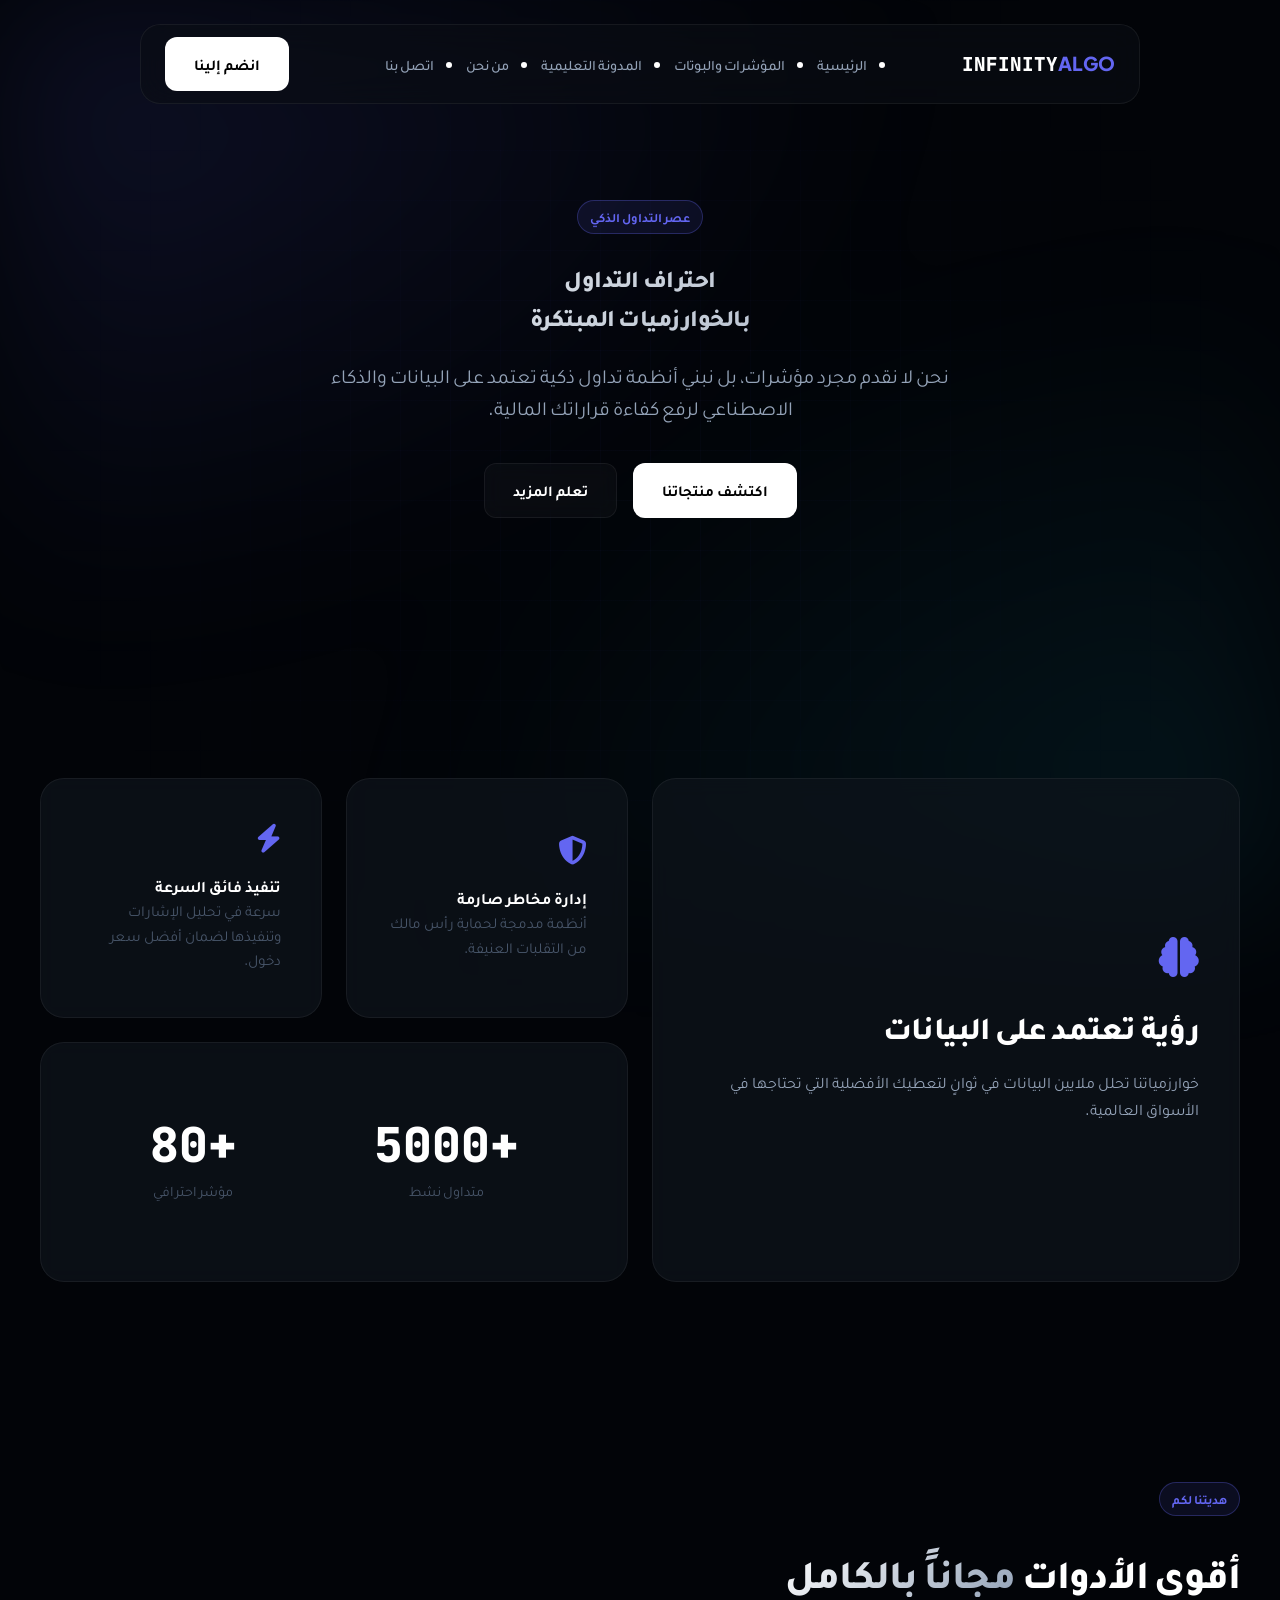
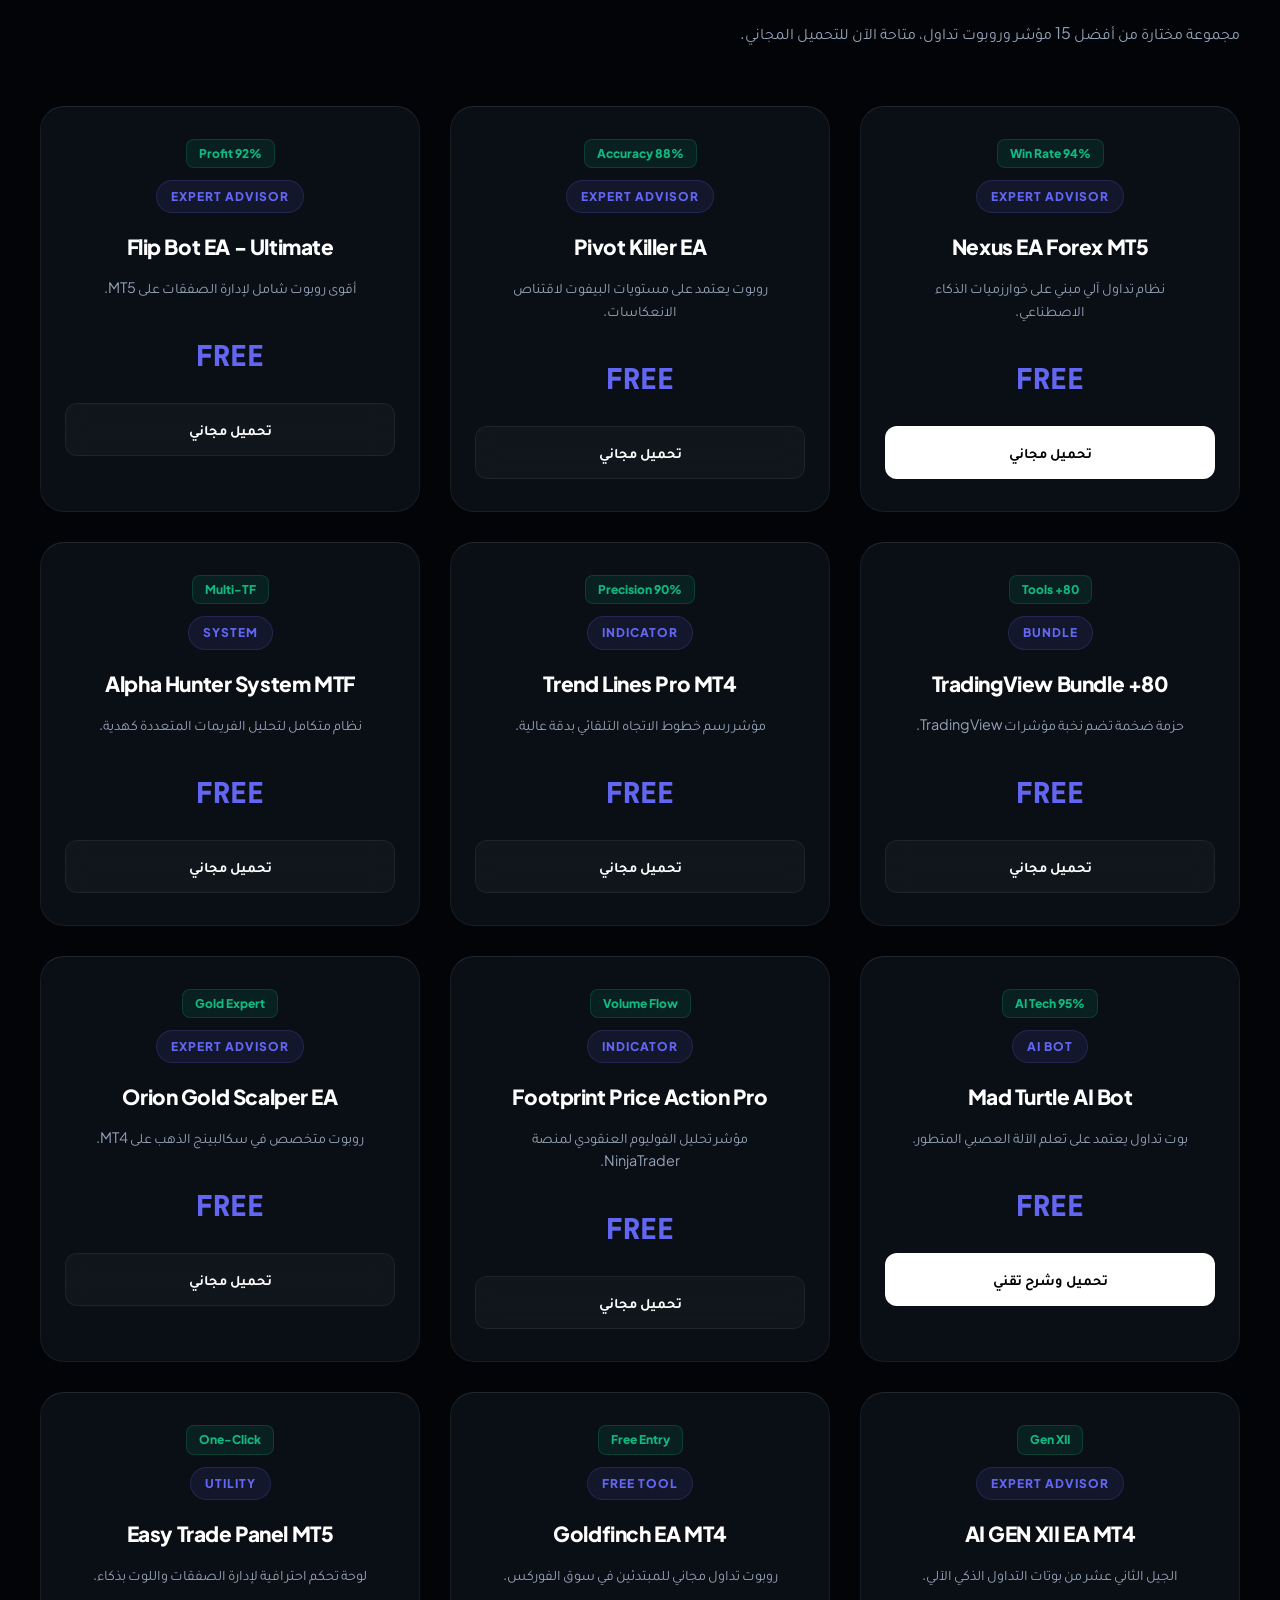
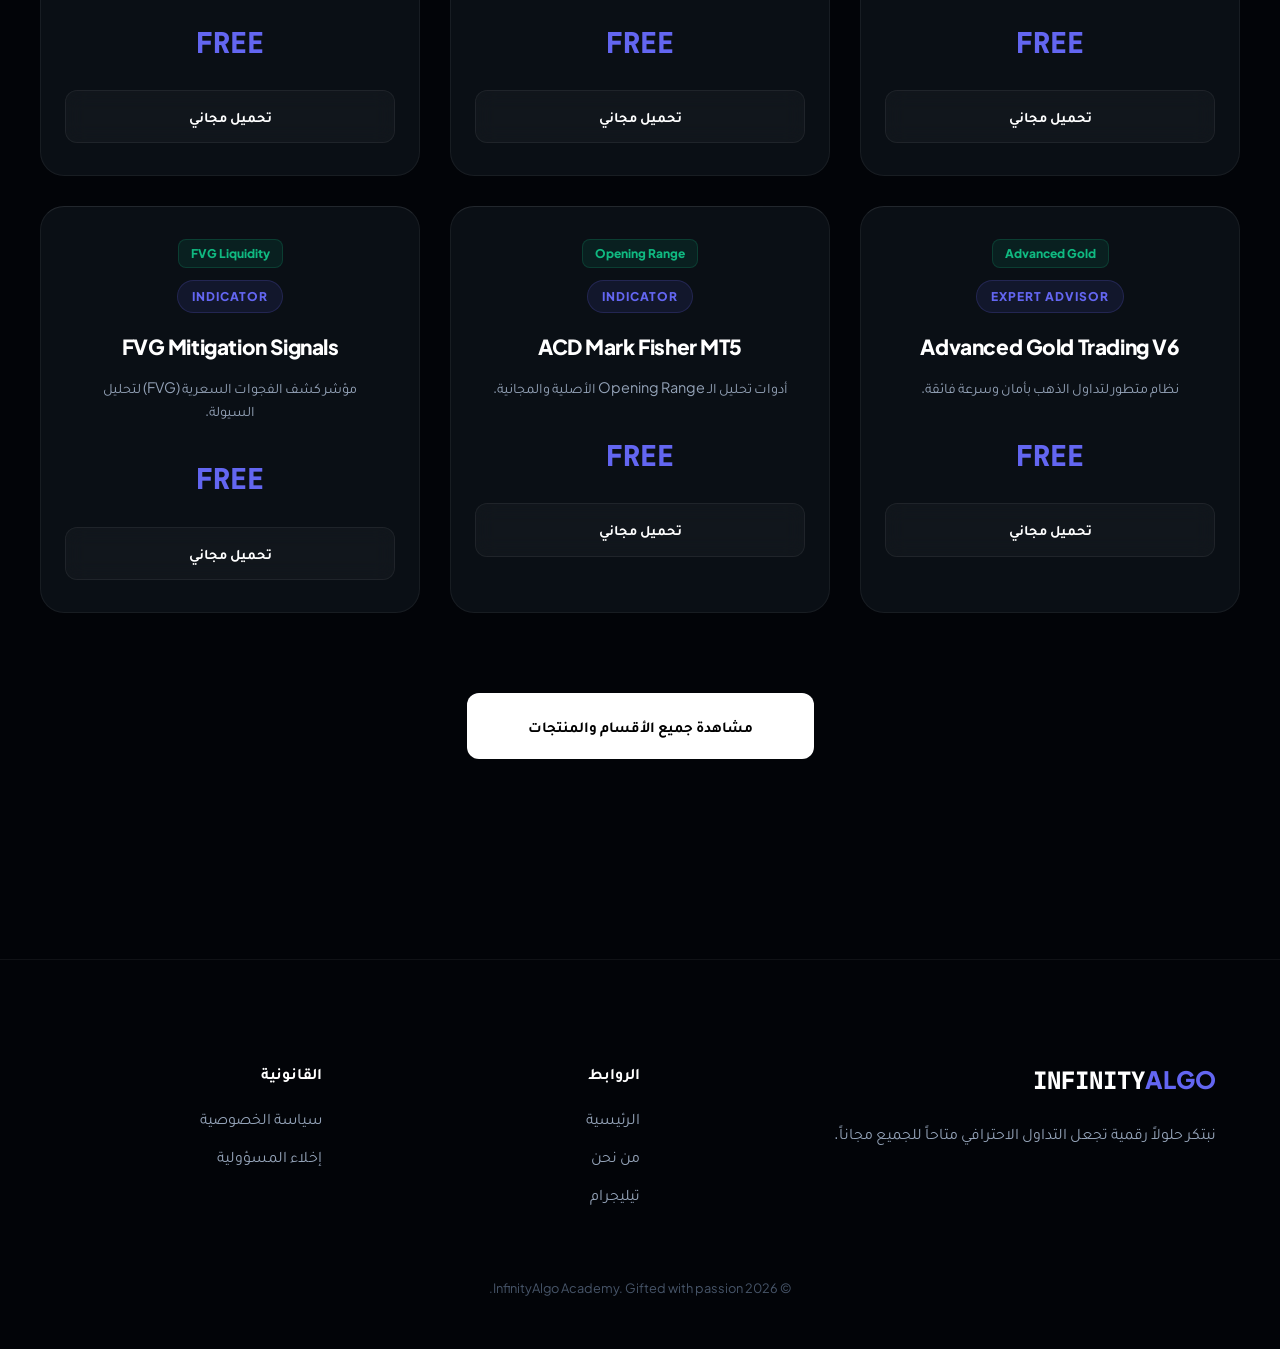
<file: InfinityAlgo/index.html>
<!DOCTYPE html>
<html lang="ar" dir="rtl">

<head>
    <meta charset="UTF-8">
    <meta name="viewport" content="width=device-width, initial-scale=1.0">
    <title>InfinityAlgo Academy | تداول بذكاء</title>
    <meta name="description" content="أكاديمية InfinityAlgo لتعليم التداول الخوارزمي والمؤشرات الذكية.">

    <!-- CSS & Fonts -->
    <link rel="stylesheet" href="style.css">
    <link rel="stylesheet" href="https://cdnjs.cloudflare.com/ajax/libs/font-awesome/6.5.1/css/all.min.css">
</head>

<body>

    <div class="mesh-gradient"></div>

    <!-- Header -->
    <header class="site-header">
        <nav class="navbar">
            <a href="index.html" class="mono"
                style="font-weight: 800; font-size: 1.2rem; color: #fff; text-decoration: none;">
                INFINITY<span style="color: var(--accent);">ALGO</span>
            </a>

            <ul class="nav-links">
                <li><a href="index.html" class="nav-link active">الرئيسية</a></li>
                <li><a href="products.html" class="nav-link">المؤشرات والبوتات</a></li>
                <li><a href="resources.html" class="nav-link">المدونة التعليمية</a></li>
                <li><a href="about.html" class="nav-link">من نحن</a></li>
                <li><a href="contact.html" class="nav-link">اتصل بنا</a></li>
            </ul>

            <a href="https://t.me/King_arius_dz" class="btn btn-primary">
                انضم إلينا
            </a>
        </nav>
    </header>

    <!-- Hero Section -->
    <section id="home" class="container" style="padding-top: 200px; padding-bottom: 100px; text-align: center;">
        <div class="reveal">
            <span class="badge">عصر التداول الذكي</span>
            <h1 class="text-gradient">احتراف التداول <br>بالخوارزميات المبتكرة</h1>
            <p style="color: var(--text-secondary); font-size: 1.25rem; max-width: 700px; margin: 24px auto 40px;">
                نحن لا نقدم مجرد مؤشرات، بل نبني أنظمة تداول ذكية تعتمد على البيانات والذكاء الاصطناعي لرفع كفاءة
                قراراتك المالية.
            </p>
            <div style="display: flex; gap: 16px; justify-content: center;">
                <a href="#store" class="btn btn-primary">اكتشف منتجاتنا</a>
                <a href="about.html" class="btn btn-outline">تعلم المزيد</a>
            </div>
        </div>
    </section>

    <!-- Bento Grid Features -->
    <section id="features" class="container" style="padding: 100px 0;">
        <div class="bento-grid">
            <div class="bento-item span-2 row-2 reveal">
                <i class="fas fa-brain" style="font-size: 2.5rem; color: var(--accent); margin-bottom: 24px;"></i>
                <h3 style="font-size: 2rem; margin-bottom: 16px;">رؤية تعتمد على البيانات</h3>
                <p style="color: var(--text-secondary); line-height: 1.7;">خوارزمياتنا تحلل ملايين البيانات في ثوانٍ
                    لتعطيك الأفضلية التي تحتاجها في الأسواق العالمية.</p>
            </div>

            <div class="bento-item reveal">
                <i class="fas fa-shield-halved"
                    style="font-size: 1.8rem; color: var(--accent); margin-bottom: 20px;"></i>
                <h4>إدارة مخاطر صارمة</h4>
                <p style="color: var(--text-dim); font-size: 0.95rem; line-height: 1.6;">أنظمة مدمجة لحماية رأس مالك من
                    التقلبات العنيفة.</p>
            </div>

            <div class="bento-item reveal">
                <i class="fas fa-bolt" style="font-size: 1.8rem; color: var(--accent); margin-bottom: 20px;"></i>
                <h4>تنفيذ فائق السرعة</h4>
                <p style="color: var(--text-dim); font-size: 0.95rem; line-height: 1.6;">سرعة في تحليل الإشارات وتنفيذها
                    لضمان أفضل سعر دخول.</p>
            </div>

            <div class="bento-item span-2 reveal">
                <div style="display: flex; justify-content: space-around; align-items: center; width: 100%;">
                    <div style="text-align: center;">
                        <div class="mono" style="font-size: 3rem; color: #fff; font-weight: 800; line-height: 1;">+5000
                        </div>
                        <p style="color: var(--text-dim); font-size: 0.9rem; margin-top: 10px;">متداول نشط</p>
                    </div>
                    <div style="text-align: center;">
                        <div class="mono" style="font-size: 3rem; color: #fff; font-weight: 800; line-height: 1;">+80
                        </div>
                        <p style="color: var(--text-dim); font-size: 0.9rem; margin-top: 10px;">مؤشر احترافي</p>
                    </div>
                </div>
            </div>
        </div>
    </section>

    <!-- Store Section (Featured Products - ALL FREE) -->
    <section id="store" class="container" style="padding: 100px 0;">
        <div class="text-center reveal" style="margin-bottom: 60px;">
            <span class="badge">هديتنا لكم</span>
            <h2 style="font-size: 2.5rem;">أقوى الأدوات <span class="text-gradient">مجاناً بالكامل</span></h2>
            <p style="color: var(--text-secondary); margin-top: 16px;">مجموعة مختارة من أفضل 15 مؤشر وروبوت تداول، متاحة
                الآن للتحميل المجاني.</p>
        </div>

        <div class="store-grid">
            <!-- 15 Products -->
            <div class="product-card reveal">
                <div class="card-header">
                    <span class="profit-badge">94% Win Rate</span>
                    <span class="product-tag">Expert Advisor</span>
                </div>
                <h3>Nexus EA Forex MT5</h3>
                <p class="product-desc">نظام تداول آلي مبني على خوارزميات الذكاء الاصطناعي.</p>
                <span class="product-price">FREE</span>
                <a href="https://infinityalgoacademy.net/item/nexus-ea-forex-mt5/" class="btn btn-primary btn-sm"
                    target="_blank">تحميل مجاني</a>
            </div>

            <div class="product-card reveal" style="transition-delay: 0.05s;">
                <div class="card-header">
                    <span class="profit-badge">88% Accuracy</span>
                    <span class="product-tag">Expert Advisor</span>
                </div>
                <h3>Pivot Killer EA</h3>
                <p class="product-desc">روبوت يعتمد على مستويات البيفوت لاقتناص الانعكاسات.</p>
                <span class="product-price">FREE</span>
                <a href="https://infinityalgoacademy.net/item/pivot-killer-ea/" class="btn btn-outline btn-sm"
                    target="_blank">تحميل مجاني</a>
            </div>

            <div class="product-card reveal" style="transition-delay: 0.1s;">
                <div class="card-header">
                    <span class="profit-badge">92% Profit</span>
                    <span class="product-tag">Expert Advisor</span>
                </div>
                <h3>Flip Bot EA - Ultimate</h3>
                <p class="product-desc">أقوى روبوت شامل لإدارة الصفقات على MT5.</p>
                <span class="product-price">FREE</span>
                <a href="https://infinityalgoacademy.net/item/flip-bot-ea-the-ultimate-automated-trading-bot-for-metatrader-5/"
                    class="btn btn-outline btn-sm" target="_blank">تحميل مجاني</a>
            </div>

            <div class="product-card reveal">
                <div class="card-header">
                    <span class="profit-badge">80+ Tools</span>
                    <span class="product-tag">Bundle</span>
                </div>
                <h3>80+ TradingView Bundle</h3>
                <p class="product-desc">حزمة ضخمة تضم نخبة مؤشرات TradingView.</p>
                <span class="product-price">FREE</span>
                <a href="https://infinityalgoacademy.net/item/80-pro-tradingview-indicators-bundle-trade-smarter-with-one-powerful-system/"
                    class="btn btn-outline btn-sm" target="_blank">تحميل مجاني</a>
            </div>

            <div class="product-card reveal" style="transition-delay: 0.05s;">
                <div class="card-header">
                    <span class="profit-badge">90% Precision</span>
                    <span class="product-tag">Indicator</span>
                </div>
                <h3>Trend Lines Pro MT4</h3>
                <p class="product-desc">مؤشر رسم خطوط الاتجاه التلقائي بدقة عالية.</p>
                <span class="product-price">FREE</span>
                <a href="https://infinityalgoacademy.net/item/indicator-trend-lines-pro-mt4/"
                    class="btn btn-outline btn-sm" target="_blank">تحميل مجاني</a>
            </div>

            <div class="product-card reveal" style="transition-delay: 0.1s;">
                <div class="card-header">
                    <span class="profit-badge">Multi-TF</span>
                    <span class="product-tag">System</span>
                </div>
                <h3>Alpha Hunter System MTF</h3>
                <p class="product-desc">نظام متكامل لتحليل الفريمات المتعددة كهدية.</p>
                <span class="product-price">FREE</span>
                <a href="https://infinityalgoacademy.net/item/alpha-hunter-system-mtf-risk-manager-full-explanation/"
                    class="btn btn-outline btn-sm" target="_blank">تحميل مجاني</a>
            </div>

            <div class="product-card reveal">
                <div class="card-header">
                    <span class="profit-badge">95% AI Tech</span>
                    <span class="product-tag">AI Bot</span>
                </div>
                <h3>Mad Turtle AI Bot</h3>
                <p class="product-desc">بوت تداول يعتمد على تعلم الآلة العصبي المتطور.</p>
                <span class="product-price">FREE</span>
                <a href="mad-turtle-ai.html" class="btn btn-primary btn-sm">تحميل وشرح تقني</a>
            </div>

            <div class="product-card reveal" style="transition-delay: 0.05s;">
                <div class="card-header">
                    <span class="profit-badge">Volume Flow</span>
                    <span class="product-tag">Indicator</span>
                </div>
                <h3>Footprint Price Action Pro</h3>
                <p class="product-desc">مؤشر تحليل الفوليوم العنقودي لمنصة NinjaTrader.</p>
                <span class="product-price">FREE</span>
                <a href="https://infinityalgoacademy.net/item/footprint-price-action-pro-indicator-in-ninjatrader/"
                    class="btn btn-outline btn-sm" target="_blank">تحميل مجاني</a>
            </div>

            <div class="product-card reveal" style="transition-delay: 0.1s;">
                <div class="card-header">
                    <span class="profit-badge">Gold Expert</span>
                    <span class="product-tag">Expert Advisor</span>
                </div>
                <h3>Orion Gold Scalper EA</h3>
                <p class="product-desc">روبوت متخصص في سكالبينج الذهب على MT4.</p>
                <span class="product-price">FREE</span>
                <a href="https://infinityalgoacademy.net/item/orion-gold-scalper-ea-v4-0-mt4/"
                    class="btn btn-outline btn-sm" target="_blank">تحميل مجاني</a>
            </div>

            <div class="product-card reveal">
                <div class="card-header">
                    <span class="profit-badge">Gen XII</span>
                    <span class="product-tag">Expert Advisor</span>
                </div>
                <h3>AI GEN XII EA MT4</h3>
                <p class="product-desc">الجيل الثاني عشر من بوتات التداول الذكي الآلي.</p>
                <span class="product-price">FREE</span>
                <a href="https://infinityalgoacademy.net/item/ai-gen-xii-ea-v2-5-mt4/" class="btn btn-outline btn-sm"
                    target="_blank">تحميل مجاني</a>
            </div>

            <div class="product-card reveal" style="transition-delay: 0.05s;">
                <div class="card-header">
                    <span class="profit-badge">Free Entry</span>
                    <span class="product-tag">Free Tool</span>
                </div>
                <h3>Goldfinch EA MT4</h3>
                <p class="product-desc">روبوت تداول مجاني للمبتدئين في سوق الفوركس.</p>
                <span class="product-price">FREE</span>
                <a href="https://infinityalgoacademy.net/item/free-goldfinch-ea-for-metatrader/"
                    class="btn btn-outline btn-sm" target="_blank">تحميل مجاني</a>
            </div>

            <div class="product-card reveal" style="transition-delay: 0.1s;">
                <div class="card-header">
                    <span class="profit-badge">One-Click</span>
                    <span class="product-tag">Utility</span>
                </div>
                <h3>Easy Trade Panel MT5</h3>
                <p class="product-desc">لوحة تحكم احترافية لإدارة الصفقات واللوت بذكاء.</p>
                <span class="product-price">FREE</span>
                <a href="https://infinityalgoacademy.net/item/easy-trade-panel-expert-for-metatrader-5-download-free/"
                    class="btn btn-outline btn-sm" target="_blank">تحميل مجاني</a>
            </div>

            <div class="product-card reveal">
                <div class="card-header">
                    <span class="profit-badge">Advanced Gold</span>
                    <span class="product-tag">Expert Advisor</span>
                </div>
                <h3>Advanced Gold Trading V6</h3>
                <p class="product-desc">نظام متطور لتداول الذهب بأمان وسرعة فائقة.</p>
                <span class="product-price">FREE</span>
                <a href="https://infinityalgoacademy.net/item/advanced-gold-trading-v6-4-ea-mt4/"
                    class="btn btn-outline btn-sm" target="_blank">تحميل مجاني</a>
            </div>

            <div class="product-card reveal" style="transition-delay: 0.05s;">
                <div class="card-header">
                    <span class="profit-badge">Opening Range</span>
                    <span class="product-tag">Indicator</span>
                </div>
                <h3>ACD Mark Fisher MT5</h3>
                <p class="product-desc">أدوات تحليل الـ Opening Range الأصلية والمجانية.</p>
                <span class="product-price">FREE</span>
                <a href="https://infinityalgoacademy.net/item/acd-indicator-for-metatrader-5-download-free/"
                    class="btn btn-outline btn-sm" target="_blank">تحميل مجاني</a>
            </div>

            <div class="product-card reveal" style="transition-delay: 0.1s;">
                <div class="card-header">
                    <span class="profit-badge">FVG Liquidity</span>
                    <span class="product-tag">Indicator</span>
                </div>
                <h3>FVG Mitigation Signals</h3>
                <p class="product-desc">مؤشر كشف الفجوات السعرية (FVG) لتحليل السيولة.</p>
                <span class="product-price">FREE</span>
                <a href="https://infinityalgoacademy.net/item/fvg-instantaneous-mitigation-signals-indicator-mt5/"
                    class="btn btn-outline btn-sm" target="_blank">تحميل مجاني</a>
            </div>
        </div>

        <div style="text-align: center; margin-top: 80px;">
            <a href="products.html" class="btn btn-primary" style="padding: 20px 60px;">مشاهدة جميع الأقسام
                والمنتجات</a>
        </div>
    </section>

    <!-- Footer -->
    <footer>
        <div class="container">
            <div class="footer-grid">
                <div>
                    <div class="footer-logo mono">INFINITY<span style="color: var(--accent);">ALGO</span></div>
                    <p style="color: var(--text-secondary);">نبتكر حلولاً رقمية تجعل التداول الاحترافي متاحاً للجميع
                        مجاناً.</p>
                </div>
                <div>
                    <h4 style="margin-bottom: 20px;">الروابط</h4>
                    <a href="index.html" class="footer-link">الرئيسية</a>
                    <a href="about.html" class="footer-link">من نحن</a>
                    <a href="https://t.me/King_arius_dz" class="footer-link">تيليجرام</a>
                </div>
                <div>
                    <h4 style="margin-bottom: 20px;">القانونية</h4>
                    <a href="privacy.html" class="footer-link">سياسة الخصوصية</a>
                    <a href="disclaimer.html" class="footer-link">إخلاء المسؤولية</a>
                </div>
            </div>
            <div style="text-align: center; margin-top: 60px; color: var(--text-dim); font-size: 0.8rem;">
                &copy; 2026 InfinityAlgo Academy. Gifted with passion.
            </div>
        </div>
    </footer>

    <!-- Scripts -->
    <script src="script.js"></script>
</body>

</html>
</file>
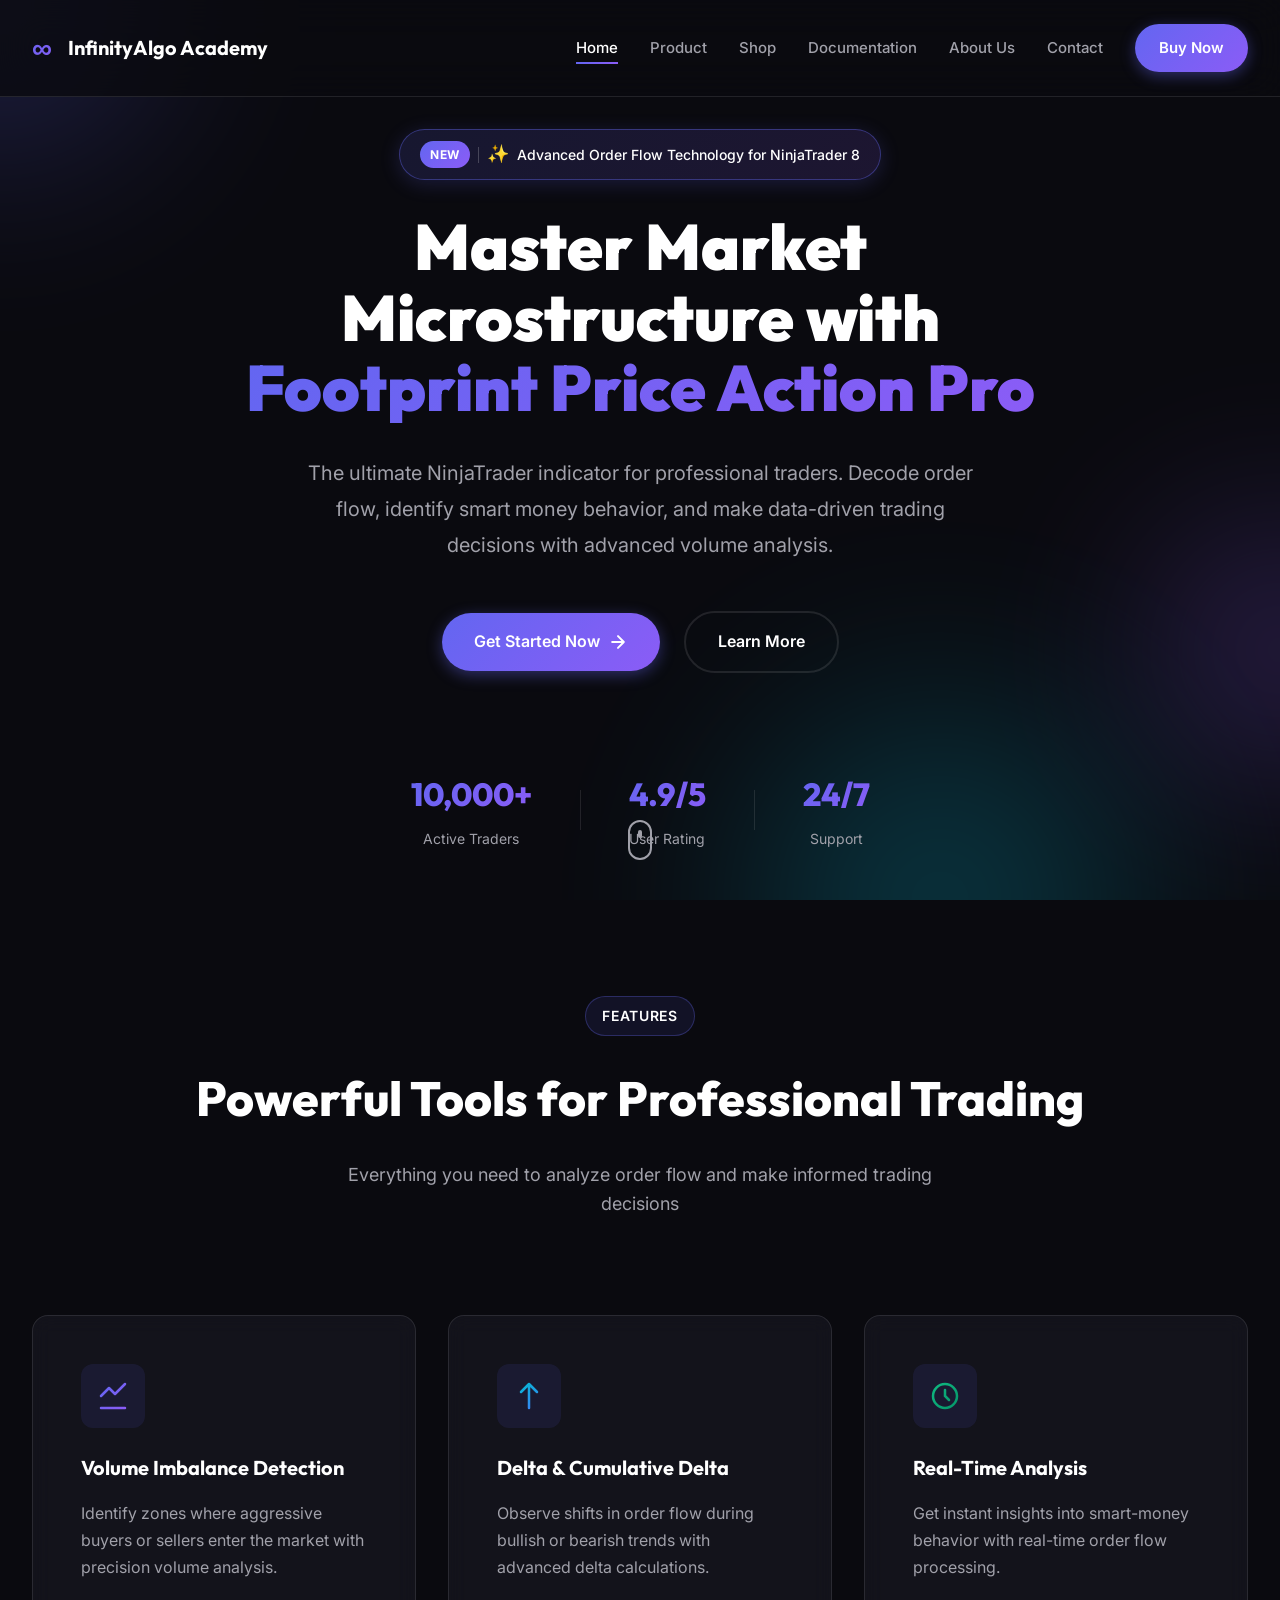
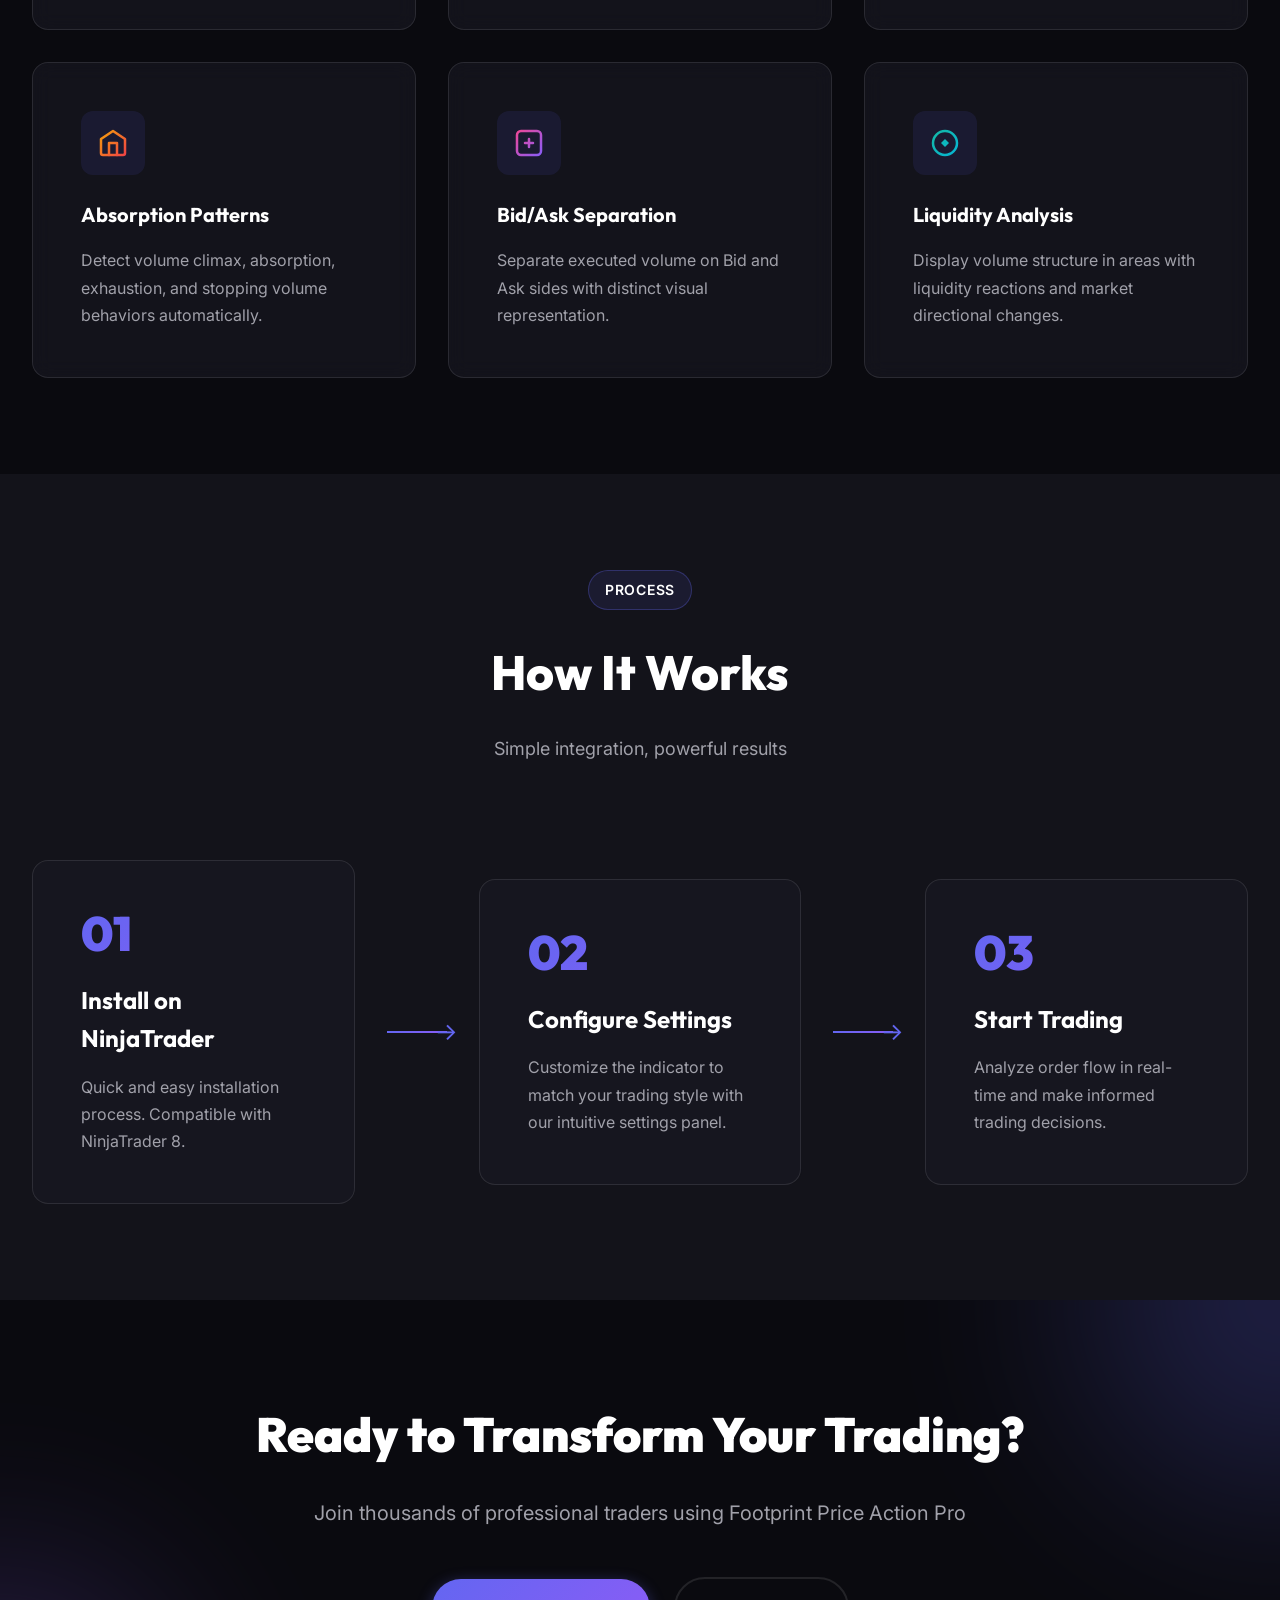
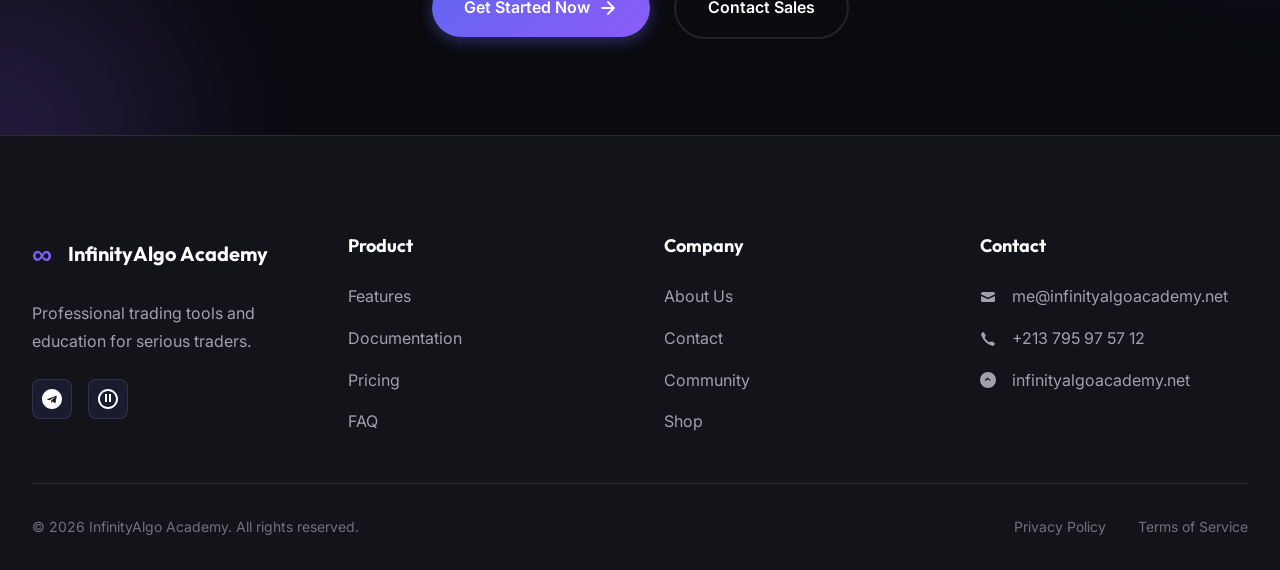
<file: TURT/index.html>
<!DOCTYPE html>
<html lang="en">

<head>
    <meta charset="UTF-8">
    <meta name="viewport" content="width=device-width, initial-scale=1.0">
    <title>Footprint Price Action Pro | Professional NinjaTrader Indicator</title>
    <meta name="description"
        content="The Footprint Price Action Pro indicator is a professional tool for studying market microstructure within the NinjaTrader platform. Master order flow trading with advanced volume analysis.">
    <link rel="stylesheet" href="style.css">
    <link rel="preconnect" href="https://fonts.googleapis.com">
    <link rel="preconnect" href="https://fonts.gstatic.com" crossorigin>
    <link
        href="https://fonts.googleapis.com/css2?family=Inter:wght@300;400;500;600;700;800;900&family=Outfit:wght@300;400;500;600;700;800;900&display=swap"
        rel="stylesheet">
</head>

<body>
    <!-- Navigation -->
    <nav class="navbar">
        <div class="container">
            <div class="nav-wrapper">
                <a href="index.html" class="logo">
                    <span class="logo-icon">∞</span>
                    <span class="logo-text">InfinityAlgo Academy</span>
                </a>

                <div class="nav-menu" id="navMenu">
                    <a href="index.html" class="nav-link active">Home</a>
                    <a href="product.html" class="nav-link">Product</a>
                    <a href="shop.html" class="nav-link">Shop</a>
                    <a href="docs.html" class="nav-link">Documentation</a>
                    <a href="about.html" class="nav-link">About Us</a>
                    <a href="contact.html" class="nav-link">Contact</a>
                    <a href="https://infinityalgoacademy.net/shop" class="btn-primary-nav">Buy Now</a>
                </div>

                <button class="mobile-menu-toggle" id="mobileMenuToggle">
                    <span></span>
                    <span></span>
                    <span></span>
                </button>
            </div>
        </div>
    </nav>

    <!-- Hero Section -->
    <section class="hero">
        <div class="hero-background">
            <div class="gradient-orb orb-1"></div>
            <div class="gradient-orb orb-2"></div>
            <div class="gradient-orb orb-3"></div>
        </div>

        <div class="container">
            <div class="hero-content">
                <div class="hero-badge">
                    <span class="badge-new">NEW</span>
                    <span class="badge-divider"></span>
                    <span class="badge-icon">✨</span>
                    <span>Advanced Order Flow Technology for NinjaTrader 8</span>
                </div>

                <h1 class="hero-title">
                    Master Market Microstructure with
                    <span class="gradient-text">Footprint Price Action Pro</span>
                </h1>

                <p class="hero-description">
                    The ultimate NinjaTrader indicator for professional traders. Decode order flow, identify smart money
                    behavior, and make data-driven trading decisions with advanced volume analysis.
                </p>

                <div class="hero-cta">
                    <a href="https://infinityalgoacademy.net/?fluent-cart=instant_checkout&item_id=18&quantity=1"
                        class="btn-primary btn-large">
                        <span>Get Started Now</span>
                        <svg width="20" height="20" viewBox="0 0 20 20" fill="none">
                            <path d="M4.16667 10H15.8333M15.8333 10L10 4.16667M15.8333 10L10 15.8333"
                                stroke="currentColor" stroke-width="2" stroke-linecap="round" stroke-linejoin="round" />
                        </svg>
                    </a>
                    <a href="product.html" class="btn-secondary btn-large">
                        <span>Learn More</span>
                    </a>
                </div>

                <div class="hero-stats">
                    <div class="stat-item">
                        <div class="stat-value">10,000+</div>
                        <div class="stat-label">Active Traders</div>
                    </div>
                    <div class="stat-divider"></div>
                    <div class="stat-item">
                        <div class="stat-value">4.9/5</div>
                        <div class="stat-label">User Rating</div>
                    </div>
                    <div class="stat-divider"></div>
                    <div class="stat-item">
                        <div class="stat-value">24/7</div>
                        <div class="stat-label">Support</div>
                    </div>
                </div>
            </div>
        </div>

        <div class="scroll-indicator">
            <div class="mouse">
                <div class="wheel"></div>
            </div>
        </div>
    </section>

    <!-- Features Section -->
    <section class="features">
        <div class="container">
            <div class="section-header">
                <span class="section-badge">Features</span>
                <h2 class="section-title">Powerful Tools for Professional Trading</h2>
                <p class="section-description">Everything you need to analyze order flow and make informed trading
                    decisions</p>
            </div>

            <div class="features-grid">
                <div class="feature-card">
                    <div class="feature-icon">
                        <svg width="32" height="32" viewBox="0 0 32 32" fill="none">
                            <path d="M4 16L12 8L18 14L28 4" stroke="url(#gradient1)" stroke-width="2.5"
                                stroke-linecap="round" stroke-linejoin="round" />
                            <path d="M4 28H28" stroke="url(#gradient1)" stroke-width="2.5" stroke-linecap="round" />
                            <defs>
                                <linearGradient id="gradient1" x1="4" y1="4" x2="28" y2="28"
                                    gradientUnits="userSpaceOnUse">
                                    <stop stop-color="#6366F1" />
                                    <stop offset="1" stop-color="#8B5CF6" />
                                </linearGradient>
                            </defs>
                        </svg>
                    </div>
                    <h3 class="feature-title">Volume Imbalance Detection</h3>
                    <p class="feature-description">Identify zones where aggressive buyers or sellers enter the market
                        with precision volume analysis.</p>
                </div>

                <div class="feature-card">
                    <div class="feature-icon">
                        <svg width="32" height="32" viewBox="0 0 32 32" fill="none">
                            <path d="M16 4V28M16 4L8 12M16 4L24 12" stroke="url(#gradient2)" stroke-width="2.5"
                                stroke-linecap="round" stroke-linejoin="round" />
                            <defs>
                                <linearGradient id="gradient2" x1="8" y1="4" x2="24" y2="28"
                                    gradientUnits="userSpaceOnUse">
                                    <stop stop-color="#06B6D4" />
                                    <stop offset="1" stop-color="#3B82F6" />
                                </linearGradient>
                            </defs>
                        </svg>
                    </div>
                    <h3 class="feature-title">Delta & Cumulative Delta</h3>
                    <p class="feature-description">Observe shifts in order flow during bullish or bearish trends with
                        advanced delta calculations.</p>
                </div>

                <div class="feature-card">
                    <div class="feature-icon">
                        <svg width="32" height="32" viewBox="0 0 32 32" fill="none">
                            <circle cx="16" cy="16" r="12" stroke="url(#gradient3)" stroke-width="2.5" />
                            <path d="M16 10V16L20 20" stroke="url(#gradient3)" stroke-width="2.5"
                                stroke-linecap="round" />
                            <defs>
                                <linearGradient id="gradient3" x1="4" y1="4" x2="28" y2="28"
                                    gradientUnits="userSpaceOnUse">
                                    <stop stop-color="#10B981" />
                                    <stop offset="1" stop-color="#059669" />
                                </linearGradient>
                            </defs>
                        </svg>
                    </div>
                    <h3 class="feature-title">Real-Time Analysis</h3>
                    <p class="feature-description">Get instant insights into smart-money behavior with real-time order
                        flow processing.</p>
                </div>

                <div class="feature-card">
                    <div class="feature-icon">
                        <svg width="32" height="32" viewBox="0 0 32 32" fill="none">
                            <path d="M4 12L16 4L28 12V26C28 27.1046 27.1046 28 26 28H6C4.89543 28 4 27.1046 4 26V12Z"
                                stroke="url(#gradient4)" stroke-width="2.5" stroke-linecap="round"
                                stroke-linejoin="round" />
                            <path d="M12 28V16H20V28" stroke="url(#gradient4)" stroke-width="2.5" stroke-linecap="round"
                                stroke-linejoin="round" />
                            <defs>
                                <linearGradient id="gradient4" x1="4" y1="4" x2="28" y2="28"
                                    gradientUnits="userSpaceOnUse">
                                    <stop stop-color="#F59E0B" />
                                    <stop offset="1" stop-color="#EF4444" />
                                </linearGradient>
                            </defs>
                        </svg>
                    </div>
                    <h3 class="feature-title">Absorption Patterns</h3>
                    <p class="feature-description">Detect volume climax, absorption, exhaustion, and stopping volume
                        behaviors automatically.</p>
                </div>

                <div class="feature-card">
                    <div class="feature-icon">
                        <svg width="32" height="32" viewBox="0 0 32 32" fill="none">
                            <rect x="4" y="4" width="24" height="24" rx="4" stroke="url(#gradient5)"
                                stroke-width="2.5" />
                            <path d="M12 16H20M16 12V20" stroke="url(#gradient5)" stroke-width="2.5"
                                stroke-linecap="round" />
                            <defs>
                                <linearGradient id="gradient5" x1="4" y1="4" x2="28" y2="28"
                                    gradientUnits="userSpaceOnUse">
                                    <stop stop-color="#EC4899" />
                                    <stop offset="1" stop-color="#8B5CF6" />
                                </linearGradient>
                            </defs>
                        </svg>
                    </div>
                    <h3 class="feature-title">Bid/Ask Separation</h3>
                    <p class="feature-description">Separate executed volume on Bid and Ask sides with distinct visual
                        representation.</p>
                </div>

                <div class="feature-card">
                    <div class="feature-icon">
                        <svg width="32" height="32" viewBox="0 0 32 32" fill="none">
                            <path
                                d="M16 4C9.37258 4 4 9.37258 4 16C4 22.6274 9.37258 28 16 28C22.6274 28 28 22.6274 28 16C28 9.37258 22.6274 4 16 4Z"
                                stroke="url(#gradient6)" stroke-width="2.5" />
                            <path d="M16 12L20 16L16 20L12 16L16 12Z" fill="url(#gradient6)" />
                            <defs>
                                <linearGradient id="gradient6" x1="4" y1="4" x2="28" y2="28"
                                    gradientUnits="userSpaceOnUse">
                                    <stop stop-color="#14B8A6" />
                                    <stop offset="1" stop-color="#06B6D4" />
                                </linearGradient>
                            </defs>
                        </svg>
                    </div>
                    <h3 class="feature-title">Liquidity Analysis</h3>
                    <p class="feature-description">Display volume structure in areas with liquidity reactions and market
                        directional changes.</p>
                </div>
            </div>
        </div>
    </section>

    <!-- How It Works Section -->
    <section class="how-it-works">
        <div class="container">
            <div class="section-header">
                <span class="section-badge">Process</span>
                <h2 class="section-title">How It Works</h2>
                <p class="section-description">Simple integration, powerful results</p>
            </div>

            <div class="steps-container">
                <div class="step-card">
                    <div class="step-number">01</div>
                    <div class="step-content">
                        <h3 class="step-title">Install on NinjaTrader</h3>
                        <p class="step-description">Quick and easy installation process. Compatible with NinjaTrader 8.
                        </p>
                    </div>
                </div>

                <div class="step-connector"></div>

                <div class="step-card">
                    <div class="step-number">02</div>
                    <div class="step-content">
                        <h3 class="step-title">Configure Settings</h3>
                        <p class="step-description">Customize the indicator to match your trading style with our
                            intuitive settings panel.</p>
                    </div>
                </div>

                <div class="step-connector"></div>

                <div class="step-card">
                    <div class="step-number">03</div>
                    <div class="step-content">
                        <h3 class="step-title">Start Trading</h3>
                        <p class="step-description">Analyze order flow in real-time and make informed trading decisions.
                        </p>
                    </div>
                </div>
            </div>
        </div>
    </section>

    <!-- CTA Section -->
    <section class="cta-section">
        <div class="cta-background">
            <div class="gradient-orb orb-4"></div>
            <div class="gradient-orb orb-5"></div>
        </div>

        <div class="container">
            <div class="cta-content">
                <h2 class="cta-title">Ready to Transform Your Trading?</h2>
                <p class="cta-description">Join thousands of professional traders using Footprint Price Action Pro</p>
                <div class="cta-buttons">
                    <a href="https://infinityalgoacademy.net/?fluent-cart=instant_checkout&item_id=18&quantity=1"
                        class="btn-primary btn-large">
                        <span>Get Started Now</span>
                        <svg width="20" height="20" viewBox="0 0 20 20" fill="none">
                            <path d="M4.16667 10H15.8333M15.8333 10L10 4.16667M15.8333 10L10 15.8333"
                                stroke="currentColor" stroke-width="2" stroke-linecap="round" stroke-linejoin="round" />
                        </svg>
                    </a>
                    <a href="contact.html" class="btn-secondary btn-large">
                        <span>Contact Sales</span>
                    </a>
                </div>
            </div>
        </div>
    </section>

    <!-- Footer -->
    <footer class="footer">
        <div class="container">
            <div class="footer-content">
                <div class="footer-column">
                    <div class="footer-logo">
                        <span class="logo-icon">∞</span>
                        <span class="logo-text">InfinityAlgo Academy</span>
                    </div>
                    <p class="footer-description">Professional trading tools and education for serious traders.</p>
                    <div class="social-links">
                        <a href="https://t.me/InfinityAlgo_Group_Topics" class="social-link" aria-label="Telegram">
                            <svg width="20" height="20" viewBox="0 0 20 20" fill="currentColor">
                                <path
                                    d="M10 0C4.477 0 0 4.477 0 10s4.477 10 10 10 10-4.477 10-10S15.523 0 10 0zm4.92 6.56l-1.43 7.14c-.11.52-.39.65-.79.4l-2.18-1.61-1.05 1.01c-.12.12-.22.22-.44.22l.16-2.22 4.03-3.64c.18-.16-.04-.24-.27-.09L7.63 11.3l-2.15-.67c-.47-.15-.48-.47.1-.7l8.4-3.24c.39-.14.73.09.6.67z" />
                            </svg>
                        </a>
                        <a href="https://infinityalgoacademy.net/community" class="social-link" aria-label="Community">
                            <svg width="20" height="20" viewBox="0 0 20 20" fill="currentColor">
                                <path
                                    d="M10 0C4.477 0 0 4.477 0 10s4.477 10 10 10 10-4.477 10-10S15.523 0 10 0zm0 18c-4.411 0-8-3.589-8-8s3.589-8 8-8 8 3.589 8 8-3.589 8-8 8zm-1-13H7v8h2V5zm4 0h-2v8h2V5z" />
                            </svg>
                        </a>
                    </div>
                </div>

                <div class="footer-column">
                    <h4 class="footer-heading">Product</h4>
                    <ul class="footer-links">
                        <li><a href="product.html">Features</a></li>
                        <li><a href="docs.html">Documentation</a></li>
                        <li><a href="shop.html">Pricing</a></li>
                        <li><a href="product.html#faq">FAQ</a></li>
                    </ul>
                </div>

                <div class="footer-column">
                    <h4 class="footer-heading">Company</h4>
                    <ul class="footer-links">
                        <li><a href="about.html">About Us</a></li>
                        <li><a href="contact.html">Contact</a></li>
                        <li><a href="https://infinityalgoacademy.net/community">Community</a></li>
                        <li><a href="https://infinityalgoacademy.net/shop">Shop</a></li>
                    </ul>
                </div>

                <div class="footer-column">
                    <h4 class="footer-heading">Contact</h4>
                    <ul class="footer-contact">
                        <li>
                            <svg width="16" height="16" viewBox="0 0 16 16" fill="currentColor">
                                <path
                                    d="M2.5 3A1.5 1.5 0 001 4.5v.793c.026.009.051.02.076.032L7.674 8.51c.206.1.446.1.652 0l6.598-3.185A.755.755 0 0015 5.293V4.5A1.5 1.5 0 0013.5 3h-11z" />
                                <path
                                    d="M15 6.954L8.978 9.86a2.25 2.25 0 01-1.956 0L1 6.954V11.5A1.5 1.5 0 002.5 13h11a1.5 1.5 0 001.5-1.5V6.954z" />
                            </svg>
                            <a href="mailto:me@infinityalgoacademy.net">me@infinityalgoacademy.net</a>
                        </li>
                        <li>
                            <svg width="16" height="16" viewBox="0 0 16 16" fill="currentColor">
                                <path
                                    d="M3.654 1.328a.678.678 0 00-1.015-.063L1.605 2.3c-.483.484-.661 1.169-.45 1.77a17.568 17.568 0 004.168 6.608 17.569 17.569 0 006.608 4.168c.601.211 1.286.033 1.77-.45l1.034-1.034a.678.678 0 00-.063-1.015l-2.307-1.794a.678.678 0 00-.58-.122l-2.19.547a1.745 1.745 0 01-1.657-.459L5.482 8.062a1.745 1.745 0 01-.46-1.657l.548-2.19a.678.678 0 00-.122-.58L3.654 1.328z" />
                            </svg>
                            <a href="tel:+213795975712">+213 795 97 57 12</a>
                        </li>
                        <li>
                            <svg width="16" height="16" viewBox="0 0 16 16" fill="currentColor">
                                <path
                                    d="M8 0a8 8 0 100 16A8 8 0 008 0zM5.78 8.58a.5.5 0 01-.706-.708L7.293 5.65a.5.5 0 01.708 0l2.22 2.22a.5.5 0 11-.708.708L8 7.061 6.487 8.574z" />
                            </svg>
                            <a href="https://infinityalgoacademy.net">infinityalgoacademy.net</a>
                        </li>
                    </ul>
                </div>
            </div>

            <div class="footer-bottom">
                <p>&copy; 2026 InfinityAlgo Academy. All rights reserved.</p>
                <div class="footer-bottom-links">
                    <a href="privacy.html">Privacy Policy</a>
                    <a href="terms.html">Terms of Service</a>
                </div>
            </div>
        </div>
    </footer>

    <script src="script.js"></script>
</body>

</html>
</file>
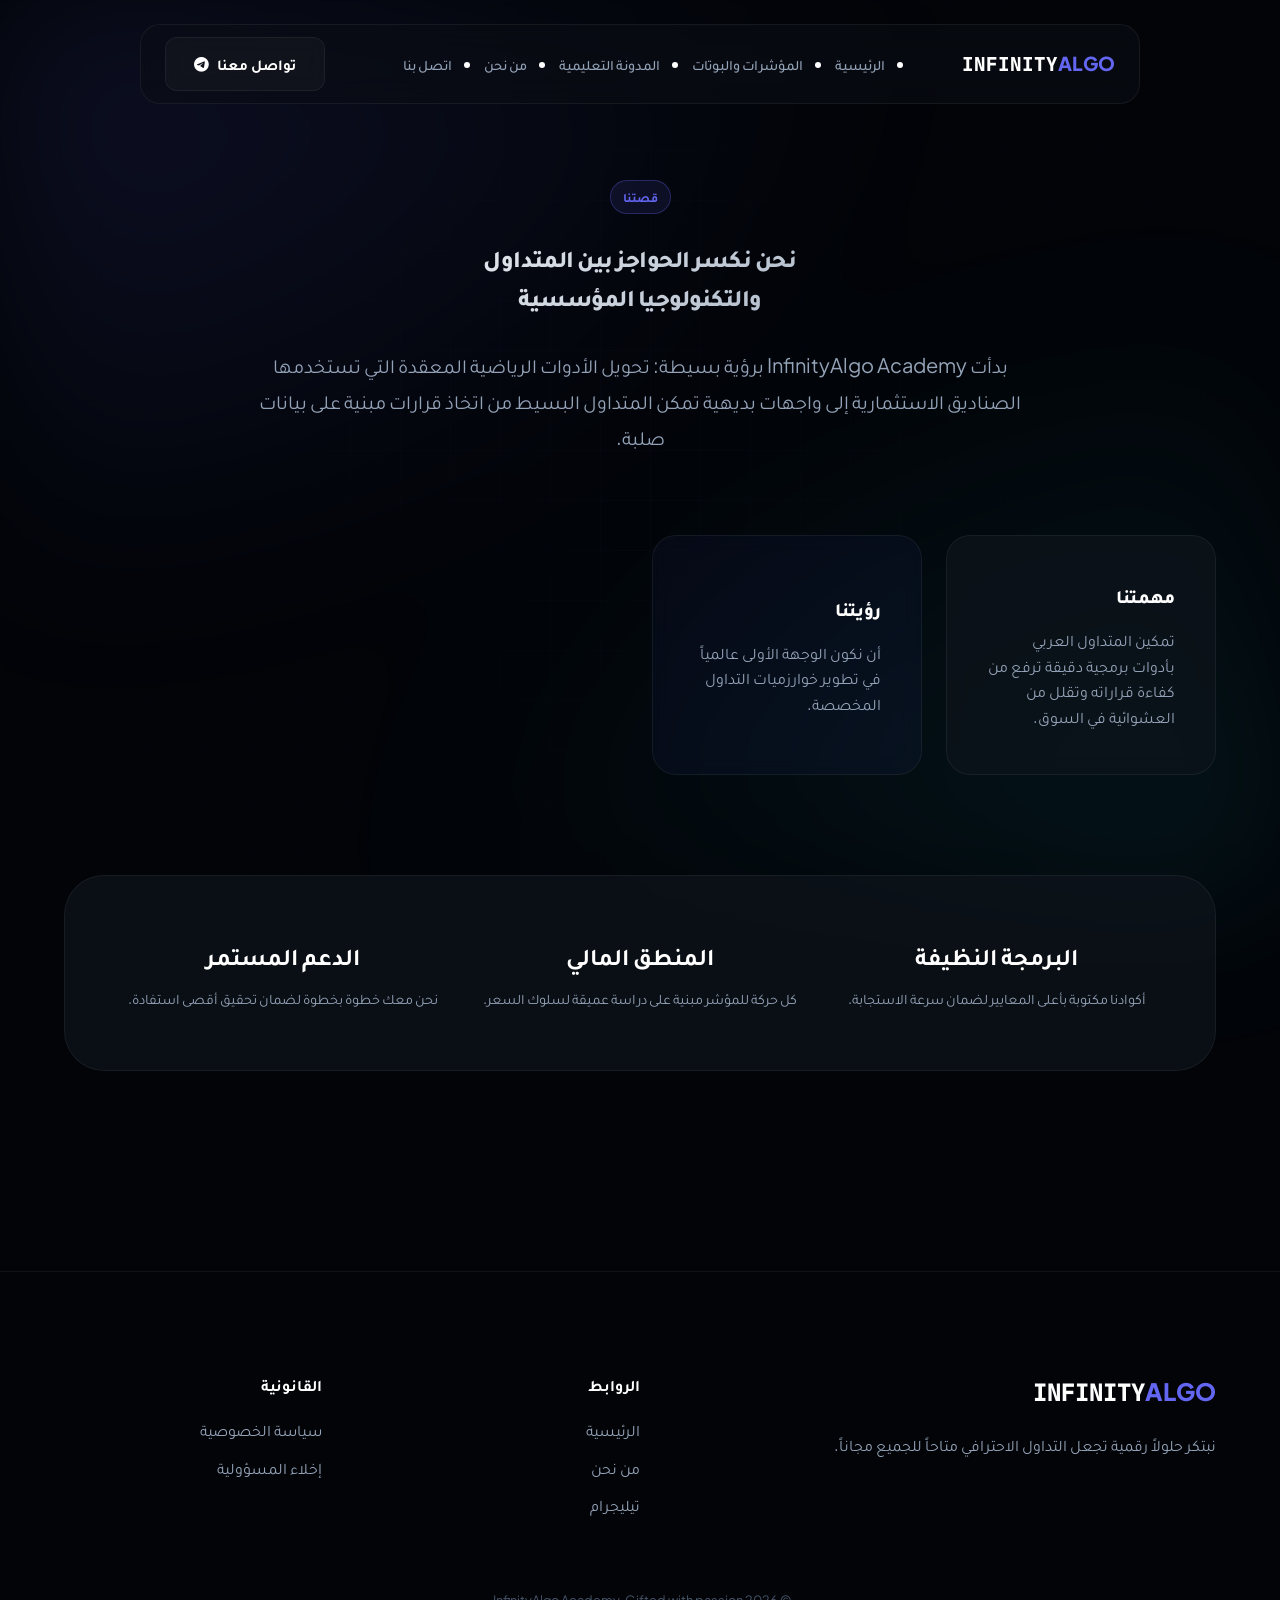
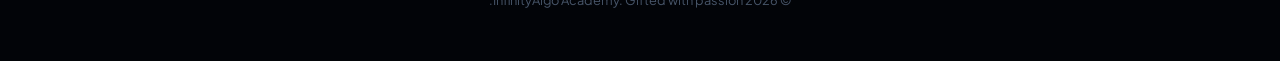
<file: InfinityAlgo/about.html>
<!DOCTYPE html>
<html lang="ar" dir="rtl">

<head>
    <meta charset="UTF-8">
    <meta name="viewport" content="width=device-width, initial-scale=1.0">
    <title>من نحن | InfinityAlgo Academy</title>

    <!-- CSS & Fonts -->
    <link rel="stylesheet" href="style.css">
    <link rel="stylesheet" href="https://cdnjs.cloudflare.com/ajax/libs/font-awesome/6.5.1/css/all.min.css">
</head>

<body>

    <div class="mesh-gradient"></div>

    <!-- Header -->
    <header class="site-header">
        <nav class="navbar">
            <a href="index.html" class="mono"
                style="font-weight: 800; font-size: 1.2rem; color: #fff; text-decoration: none;">
                INFINITY<span style="color: var(--accent);">ALGO</span>
            </a>

            <ul class="nav-links">
                <li><a href="index.html" class="nav-link">الرئيسية</a></li>
                <li><a href="products.html" class="nav-link">المؤشرات والبوتات</a></li>
                <li><a href="resources.html" class="nav-link">المدونة التعليمية</a></li>
                <li><a href="about.html" class="nav-link active">من نحن</a></li>
                <li><a href="contact.html" class="nav-link">اتصل بنا</a></li>
            </ul>

            <a href="https://t.me/King_arius_dz" class="btn btn-outline">
                تواصل معنا <i class="fab fa-telegram"></i>
            </a>
        </nav>
    </header>

    <!-- Content -->
    <section class="container" style="padding-top: 180px; padding-bottom: 100px;">
        <div class="reveal" style="max-width: 800px; margin: 0 auto; text-align: center;">
            <span class="badge">قصتنا</span>
            <h1 class="text-gradient" style="margin-bottom: 32px;">نحن نكسر الحواجز بين المتداول <br>والتكنولوجيا
                المؤسسية</h1>
            <p style="color: var(--text-secondary); font-size: 1.25rem; line-height: 1.8;">
                بدأت InfinityAlgo Academy برؤية بسيطة: تحويل الأدوات الرياضية المعقدة التي تستخدمها الصناديق الاستثمارية
                إلى واجهات بديهية تمكن المتداول البسيط من اتخاذ قرارات مبنية على بيانات صلبة.
            </p>
        </div>

        <div class="bento-grid" style="margin-top: 80px;">
            <div class="bento-item large reveal">
                <h3>مهمتنا</h3>
                <p style="color: var(--text-secondary); margin-top: 16px;">تمكين المتداول العربي بأدوات برمجية دقيقة
                    ترفع من كفاءة قراراته وتقلل من العشوائية في السوق.</p>
            </div>
            <div class="bento-item small reveal" style="transition-delay: 0.1s; background: rgba(99, 102, 241, 0.05);">
                <h3>رؤيتنا</h3>
                <p style="color: var(--text-secondary); margin-top: 16px;">أن نكون الوجهة الأولى عالمياً في تطوير
                    خوارزميات التداول المخصصة.</p>
            </div>
        </div>

        <div class="reveal" style="margin-top: 100px;">
            <div
                style="background: var(--bg-card); border-radius: 40px; padding: 60px; border: 1px solid var(--border-light);">
                <div class="grid-3" style="display: grid; grid-template-columns: repeat(3, 1fr); gap: 40px;">
                    <div style="text-align: center;">
                        <h4 style="font-size: 1.5rem; margin-bottom: 12px; color: #fff;">البرمجة النظيفة</h4>
                        <p style="color: var(--text-secondary); font-size: 0.9rem;">أكوادنا مكتوبة بأعلى المعايير لضمان
                            سرعة الاستجابة.</p>
                    </div>
                    <div style="text-align: center;">
                        <h4 style="font-size: 1.5rem; margin-bottom: 12px; color: #fff;">المنطق المالي</h4>
                        <p style="color: var(--text-secondary); font-size: 0.9rem;">كل حركة للمؤشر مبنية على دراسة عميقة
                            لسلوك السعر.</p>
                    </div>
                    <div style="text-align: center;">
                        <h4 style="font-size: 1.5rem; margin-bottom: 12px; color: #fff;">الدعم المستمر</h4>
                        <p style="color: var(--text-secondary); font-size: 0.9rem;">نحن معك خطوة بخطوة لضمان تحقيق أقصى
                            استفادة.</p>
                    </div>
                </div>
            </div>
        </div>
    </section>

    <!-- Footer -->
    <footer>
        <div class="container">
            <div class="footer-grid">
                <div>
                    <div class="footer-logo mono">INFINITY<span style="color: var(--accent);">ALGO</span></div>
                    <p style="color: var(--text-secondary);">نبتكر حلولاً رقمية تجعل التداول الاحترافي متاحاً للجميع
                        مجاناً.</p>
                </div>
                <div>
                    <h4 style="margin-bottom: 20px;">الروابط</h4>
                    <a href="index.html" class="footer-link">الرئيسية</a>
                    <a href="about.html" class="footer-link">من نحن</a>
                    <a href="https://t.me/King_arius_dz" class="footer-link">تيليجرام</a>
                </div>
                <div>
                    <h4 style="margin-bottom: 20px;">القانونية</h4>
                    <a href="privacy.html" class="footer-link">سياسة الخصوصية</a>
                    <a href="disclaimer.html" class="footer-link">إخلاء المسؤولية</a>
                </div>
            </div>
            <div style="text-align: center; margin-top: 60px; color: var(--text-dim); font-size: 0.8rem;">
                &copy; 2026 InfinityAlgo Academy. Gifted with passion.
            </div>
        </div>
    </footer>

    <!-- Scripts -->
    <script src="script.js"></script>
</body>

</html>
</file>
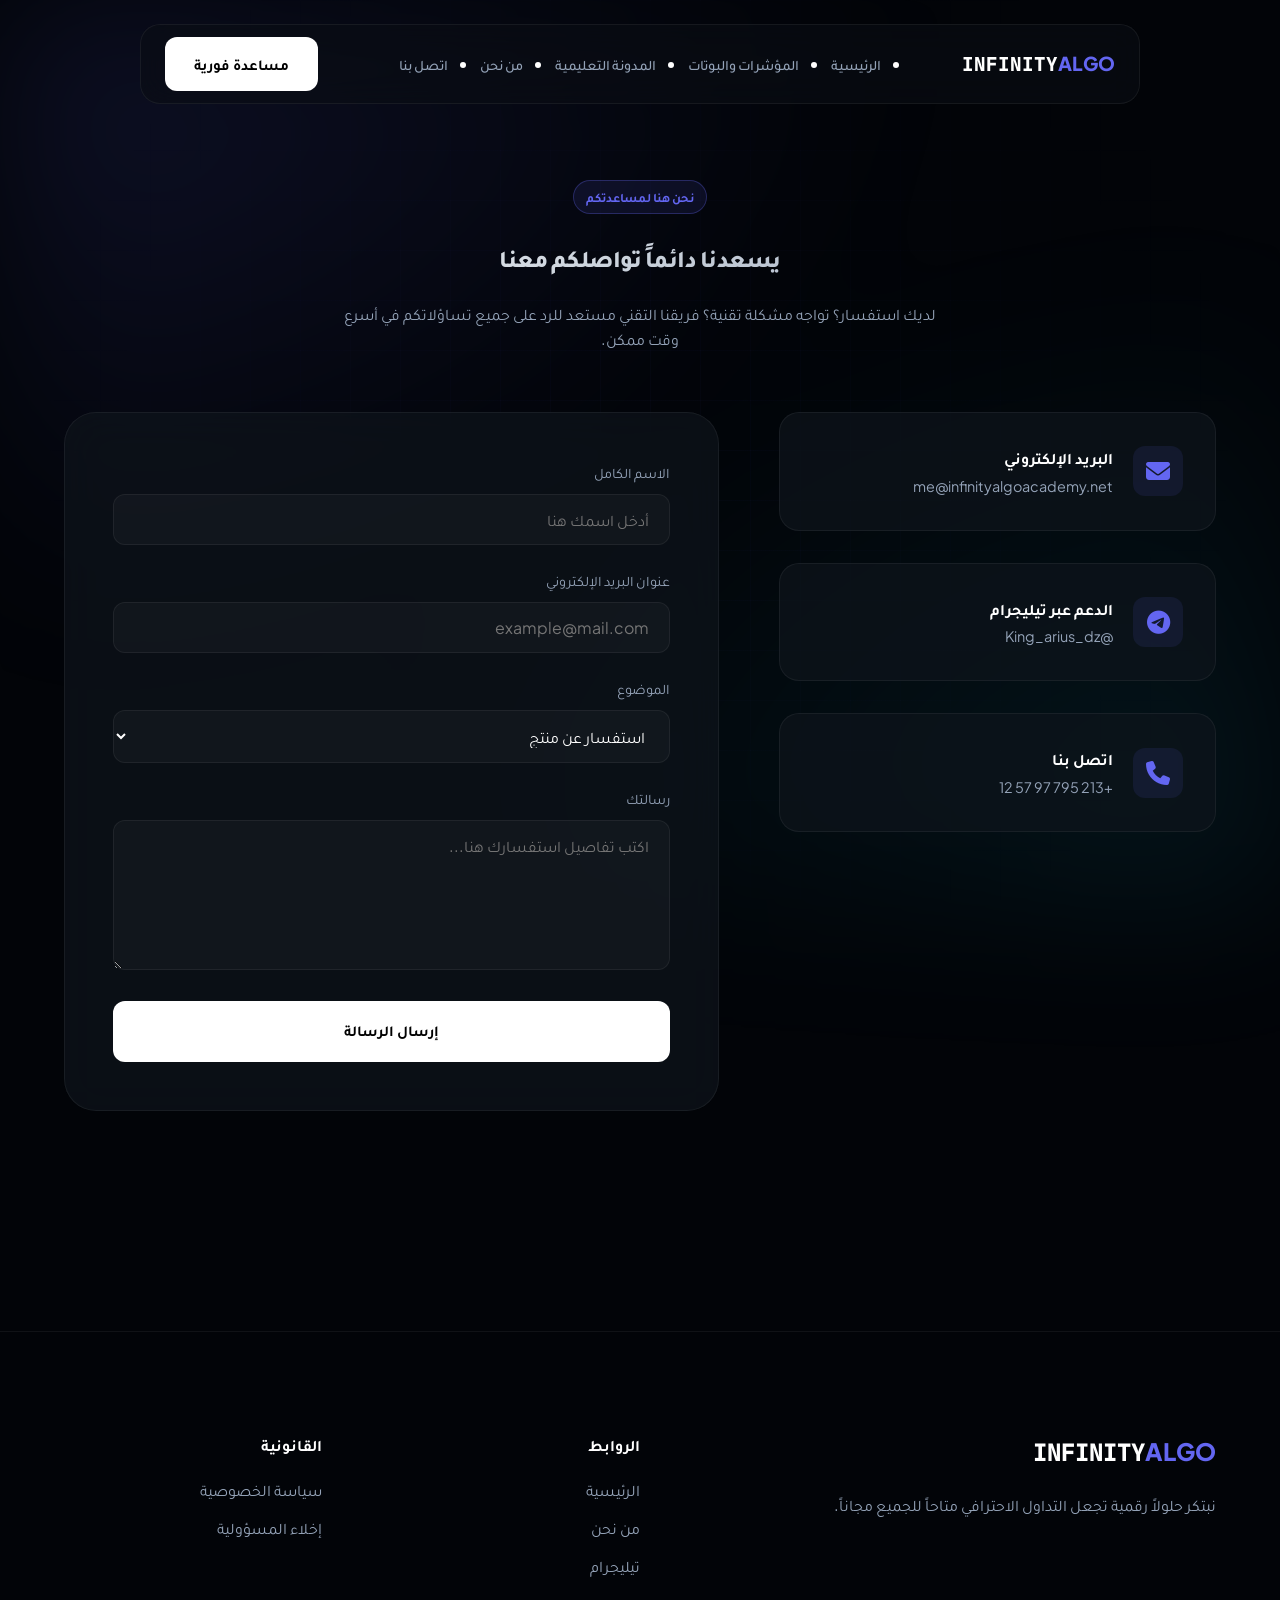
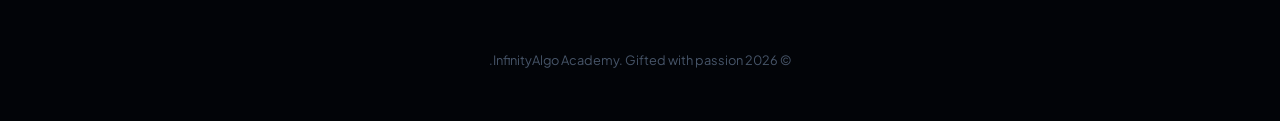
<file: InfinityAlgo/contact.html>
<!DOCTYPE html>
<html lang="ar" dir="rtl">

<head>
    <meta charset="UTF-8">
    <meta name="viewport" content="width=device-width, initial-scale=1.0">
    <title>اتصل بنا | InfinityAlgo Academy</title>

    <!-- CSS & Fonts -->
    <link rel="stylesheet" href="style.css">
    <link rel="stylesheet" href="https://cdnjs.cloudflare.com/ajax/libs/font-awesome/6.5.1/css/all.min.css">
    <style>
        .contact-grid-layout {
            display: grid;
            grid-template-columns: 1fr 1.5fr;
            gap: 60px;
            margin-top: 60px;
        }

        .contact-info {
            display: flex;
            flex-direction: column;
            gap: 32px;
        }

        .info-card {
            background: var(--bg-card);
            border: 1px solid var(--border-light);
            padding: 32px;
            border-radius: 20px;
            display: flex;
            align-items: center;
            gap: 20px;
            transition: var(--transition);
        }

        .info-card:hover {
            border-color: var(--border-accent);
            transform: translateX(-10px);
        }

        .info-icon {
            font-size: 1.5rem;
            color: var(--accent);
            width: 50px;
            height: 50px;
            background: rgba(99, 102, 241, 0.1);
            display: flex;
            align-items: center;
            justify-content: center;
            border-radius: 12px;
        }

        .contact-form {
            background: var(--bg-card);
            border: 1px solid var(--border-light);
            padding: 48px;
            border-radius: 32px;
            backdrop-filter: blur(20px);
        }

        .form-group {
            margin-bottom: 24px;
        }

        .form-group label {
            display: block;
            margin-bottom: 10px;
            color: var(--text-secondary);
            font-size: 0.9rem;
        }

        .form-control {
            width: 100%;
            background: rgba(255, 255, 255, 0.03);
            border: 1px solid var(--border-light);
            padding: 14px 20px;
            border-radius: 12px;
            color: #fff;
            font-size: 1rem;
            transition: var(--transition);
        }

        .form-control:focus {
            outline: none;
            border-color: var(--accent);
            background: rgba(255, 255, 255, 0.05);
        }

        textarea.form-control {
            min-height: 150px;
            resize: vertical;
        }

        @media (max-width: 968px) {
            .contact-grid-layout {
                grid-template-columns: 1fr;
            }
        }
    </style>
</head>

<body>

    <div class="mesh-gradient"></div>

    <!-- Header -->
    <header class="site-header">
        <nav class="navbar">
            <a href="index.html" class="mono"
                style="font-weight: 800; font-size: 1.2rem; color: #fff; text-decoration: none;">
                INFINITY<span style="color: var(--accent);">ALGO</span>
            </a>

            <ul class="nav-links">
                <li><a href="index.html" class="nav-link">الرئيسية</a></li>
                <li><a href="products.html" class="nav-link">المؤشرات والبوتات</a></li>
                <li><a href="resources.html" class="nav-link">المدونة التعليمية</a></li>
                <li><a href="about.html" class="nav-link">من نحن</a></li>
                <li><a href="contact.html" class="nav-link active">اتصل بنا</a></li>
            </ul>

            <a href="https://t.me/King_arius_dz" class="btn btn-primary">
                مساعدة فورية
            </a>
        </nav>
    </header>

    <!-- Content -->
    <section class="container" style="padding-top: 180px; padding-bottom: 120px;">
        <div class="reveal" style="text-align: center;">
            <span class="badge">نحن هنا لمساعدتكم</span>
            <h1 class="text-gradient" style="margin-bottom: 24px;">يسعدنا دائماً تواصلكم معنا</h1>
            <p style="color: var(--text-secondary); max-width: 600px; margin: 0 auto;">لديك استفسار؟ تواجه مشكلة تقنية؟
                فريقنا التقني مستعد للرد على جميع تساؤلاتكم في أسرع وقت ممكن.</p>
        </div>

        <div class="contact-grid-layout reveal">
            <!-- Info Side -->
            <div class="contact-info">
                <div class="info-card">
                    <div class="info-icon"><i class="fas fa-envelope"></i></div>
                    <div>
                        <h4 style="color: #fff; margin-bottom: 4px;">البريد الإلكتروني</h4>
                        <p style="color: var(--text-secondary); font-size: 0.9rem;">me@infinityalgoacademy.net</p>
                    </div>
                </div>
                <div class="info-card">
                    <div class="info-icon"><i class="fab fa-telegram"></i></div>
                    <div>
                        <h4 style="color: #fff; margin-bottom: 4px;">الدعم عبر تيليجرام</h4>
                        <p style="color: var(--text-secondary); font-size: 0.9rem;">@King_arius_dz</p>
                    </div>
                </div>
                <div class="info-card">
                    <div class="info-icon"><i class="fas fa-phone"></i></div>
                    <div>
                        <h4 style="color: #fff; margin-bottom: 4px;">اتصل بنا</h4>
                        <p style="color: var(--text-secondary); font-size: 0.9rem;">+213 795 97 57 12</p>
                    </div>
                </div>
            </div>

            <!-- Form Side -->
            <div class="contact-form">
                <form action="#">
                    <div class="form-group">
                        <label>الاسم الكامل</label>
                        <input type="text" class="form-control" placeholder="أدخل اسمك هنا">
                    </div>
                    <div class="form-group">
                        <label>عنوان البريد الإلكتروني</label>
                        <input type="email" class="form-control" placeholder="example@mail.com">
                    </div>
                    <div class="form-group">
                        <label>الموضوع</label>
                        <select class="form-control" style="background: rgba(255, 255, 255, 0.03);">
                            <option>استفسار عن منتج</option>
                            <option>دعم فني</option>
                            <option>طلب برمجة خاصة</option>
                            <option>أخرى</option>
                        </select>
                    </div>
                    <div class="form-group">
                        <label>رسالتك</label>
                        <textarea class="form-control" placeholder="اكتب تفاصيل استفسارك هنا..."></textarea>
                    </div>
                    <button type="submit" class="btn btn-primary"
                        style="width: 100%; justify-content: center; padding: 18px;">إرسال الرسالة</button>
                </form>
            </div>
        </div>
    </section>

    <!-- Footer -->
    <footer>
        <div class="container">
            <div class="footer-grid">
                <div>
                    <div class="footer-logo mono">INFINITY<span style="color: var(--accent);">ALGO</span></div>
                    <p style="color: var(--text-secondary);">نبتكر حلولاً رقمية تجعل التداول الاحترافي متاحاً للجميع
                        مجاناً.</p>
                </div>
                <div>
                    <h4 style="margin-bottom: 20px;">الروابط</h4>
                    <a href="index.html" class="footer-link">الرئيسية</a>
                    <a href="about.html" class="footer-link">من نحن</a>
                    <a href="https://t.me/King_arius_dz" class="footer-link">تيليجرام</a>
                </div>
                <div>
                    <h4 style="margin-bottom: 20px;">القانونية</h4>
                    <a href="privacy.html" class="footer-link">سياسة الخصوصية</a>
                    <a href="disclaimer.html" class="footer-link">إخلاء المسؤولية</a>
                </div>
            </div>
            <div style="text-align: center; margin-top: 60px; color: var(--text-dim); font-size: 0.8rem;">
                &copy; 2026 InfinityAlgo Academy. Gifted with passion.
            </div>
        </div>
    </footer>

    <!-- Scripts -->
    <script src="script.js"></script>
</body>

</html>
</file>
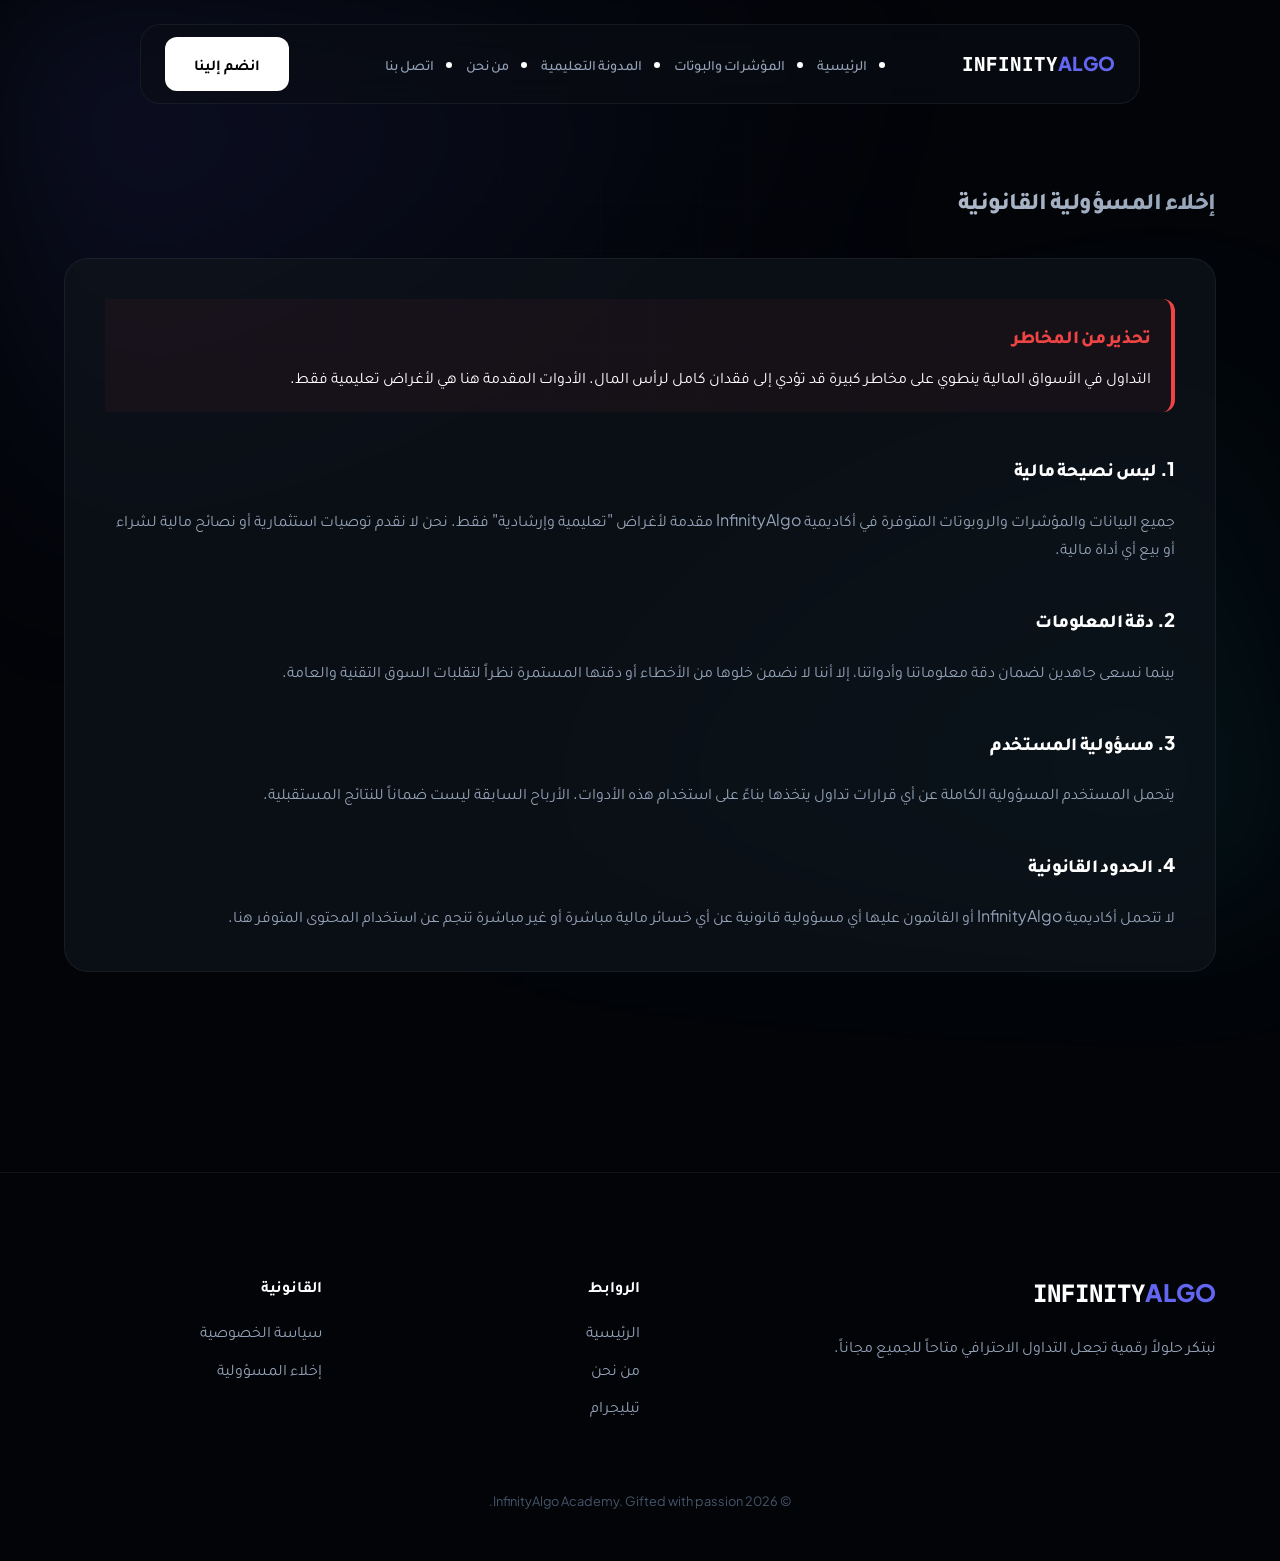
<file: InfinityAlgo/disclaimer.html>
<!DOCTYPE html>
<html lang="ar" dir="rtl">

<head>
    <meta charset="UTF-8">
    <meta name="viewport" content="width=device-width, initial-scale=1.0">
    <title>إخلاء المسؤولية | InfinityAlgo Academy</title>
    <meta name="description" content="إخلاء مسؤولية قانوني بشأن التداول واستخدام أدوات InfinityAlgo.">

    <!-- CSS & Fonts -->
    <link rel="stylesheet" href="style.css">
    <link rel="stylesheet" href="https://cdnjs.cloudflare.com/ajax/libs/font-awesome/6.5.1/css/all.min.css">
</head>

<body>

    <div class="mesh-gradient"></div>

    <!-- Header -->
    <header class="site-header">
        <nav class="navbar">
            <a href="index.html" class="mono"
                style="font-weight: 800; font-size: 1.2rem; color: #fff; text-decoration: none;">
                INFINITY<span style="color: var(--accent);">ALGO</span>
            </a>

            <ul class="nav-links">
                <li><a href="index.html" class="nav-link">الرئيسية</a></li>
                <li><a href="products.html" class="nav-link">المؤشرات والبوتات</a></li>
                <li><a href="resources.html" class="nav-link">المدونة التعليمية</a></li>
                <li><a href="about.html" class="nav-link">من نحن</a></li>
                <li><a href="contact.html" class="nav-link">اتصل بنا</a></li>
            </ul>

            <a href="https://t.me/King_arius_dz" class="btn btn-primary">
                انضم إلينا
            </a>
        </nav>
    </header>

    <!-- Content Section -->
    <section class="container" style="padding-top: 180px; padding-bottom: 100px;">
        <div class="reveal">
            <h1 class="text-gradient" style="margin-bottom: 40px;">إخلاء المسؤولية القانونية</h1>

            <div
                style="background: var(--bg-card); padding: 40px; border-radius: 24px; border: 1px solid var(--border-light); line-height: 1.8; color: var(--text-secondary);">
                <div
                    style="border-right: 4px solid #ef4444; padding-right: 20px; background: rgba(239, 68, 68, 0.05); padding: 20px; border-radius: 0 12px 12px 0; margin-bottom: 40px;">
                    <h3 style="color: #ef4444; margin-bottom: 10px;">تحذير من المخاطر</h3>
                    <p style="color: #fff;">التداول في الأسواق المالية ينطوي على مخاطر كبيرة قد تؤدي إلى فقدان كامل لرأس
                        المال. الأدوات المقدمة هنا هي لأغراض تعليمية فقط.</p>
                </div>

                <h3 style="color: #fff; margin-bottom: 20px;">1. ليس نصيحة مالية</h3>
                <p>جميع البيانات والمؤشرات والروبوتات المتوفرة في أكاديمية InfinityAlgo مقدمة لأغراض "تعليمية وإرشادية"
                    فقط. نحن لا نقدم توصيات استثمارية أو نصائح مالية لشراء أو بيع أي أداة مالية.</p>

                <h3 style="color: #fff; margin-top: 40px; margin-bottom: 20px;">2. دقة المعلومات</h3>
                <p>بينما نسعى جاهدين لضمان دقة معلوماتنا وأدواتنا، إلا أننا لا نضمن خلوها من الأخطاء أو دقتها المستمرة
                    نظراً لتقلبات السوق التقنية والعامة.</p>

                <h3 style="color: #fff; margin-top: 40px; margin-bottom: 20px;">3. مسؤولية المستخدم</h3>
                <p>يتحمل المستخدم المسؤولية الكاملة عن أي قرارات تداول يتخذها بناءً على استخدام هذه الأدوات. الأرباح
                    السابقة ليست ضماناً للنتائج المستقبلية.</p>

                <h3 style="color: #fff; margin-top: 40px; margin-bottom: 20px;">4. الحدود القانونية</h3>
                <p>لا تتحمل أكاديمية InfinityAlgo أو القائمون عليها أي مسؤولية قانونية عن أي خسائر مالية مباشرة أو غير
                    مباشرة تنجم عن استخدام المحتوى المتوفر هنا.</p>
            </div>
        </div>
    </section>

    <!-- Footer -->
    <footer>
        <div class="container">
            <div class="footer-grid">
                <div>
                    <div class="footer-logo mono">INFINITY<span style="color: var(--accent);">ALGO</span></div>
                    <p style="color: var(--text-secondary);">نبتكر حلولاً رقمية تجعل التداول الاحترافي متاحاً للجميع
                        مجاناً.</p>
                </div>
                <div>
                    <h4 style="margin-bottom: 20px;">الروابط</h4>
                    <a href="index.html" class="footer-link">الرئيسية</a>
                    <a href="about.html" class="footer-link">من نحن</a>
                    <a href="https://t.me/King_arius_dz" class="footer-link">تيليجرام</a>
                </div>
                <div>
                    <h4 style="margin-bottom: 20px;">القانونية</h4>
                    <a href="privacy.html" class="footer-link">سياسة الخصوصية</a>
                    <a href="disclaimer.html" class="footer-link">إخلاء المسؤولية</a>
                </div>
            </div>
            <div style="text-align: center; margin-top: 60px; color: var(--text-dim); font-size: 0.8rem;">
                &copy; 2026 InfinityAlgo Academy. Gifted with passion.
            </div>
        </div>
    </footer>

    <!-- Scripts -->
    <script src="script.js"></script>
</body>

</html>
</file>
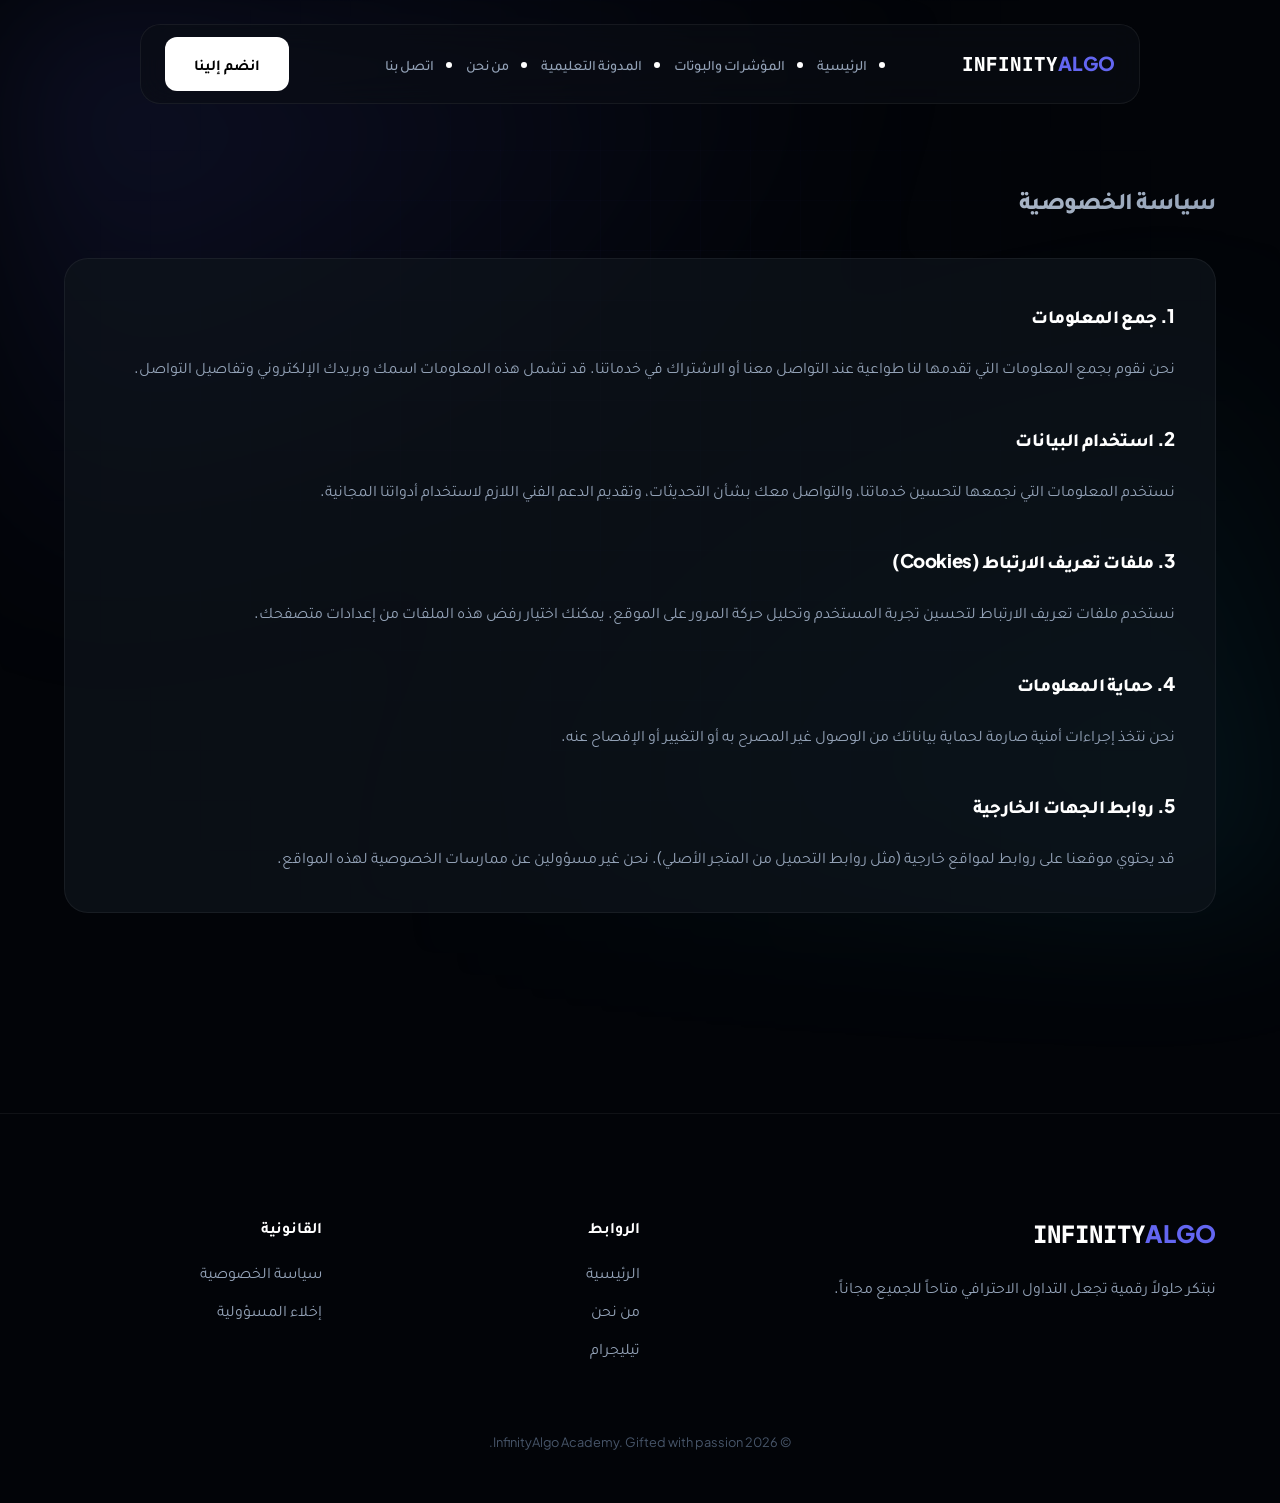
<file: InfinityAlgo/privacy.html>
<!DOCTYPE html>
<html lang="ar" dir="rtl">

<head>
    <meta charset="UTF-8">
    <meta name="viewport" content="width=device-width, initial-scale=1.0">
    <title>سياسة الخصوصية | InfinityAlgo Academy</title>
    <meta name="description" content="سياسة الخصوصية الخاصة بأكاديمية InfinityAlgo وكيفية تعاملنا مع البيانات.">

    <!-- CSS & Fonts -->
    <link rel="stylesheet" href="style.css">
    <link rel="stylesheet" href="https://cdnjs.cloudflare.com/ajax/libs/font-awesome/6.5.1/css/all.min.css">
</head>

<body>

    <div class="mesh-gradient"></div>

    <!-- Header -->
    <header class="site-header">
        <nav class="navbar">
            <a href="index.html" class="mono"
                style="font-weight: 800; font-size: 1.2rem; color: #fff; text-decoration: none;">
                INFINITY<span style="color: var(--accent);">ALGO</span>
            </a>

            <ul class="nav-links">
                <li><a href="index.html" class="nav-link">الرئيسية</a></li>
                <li><a href="products.html" class="nav-link">المؤشرات والبوتات</a></li>
                <li><a href="resources.html" class="nav-link">المدونة التعليمية</a></li>
                <li><a href="about.html" class="nav-link">من نحن</a></li>
                <li><a href="contact.html" class="nav-link">اتصل بنا</a></li>
            </ul>

            <a href="https://t.me/King_arius_dz" class="btn btn-primary">
                انضم إلينا
            </a>
        </nav>
    </header>

    <!-- Content Section -->
    <section class="container" style="padding-top: 180px; padding-bottom: 100px;">
        <div class="reveal">
            <h1 class="text-gradient" style="margin-bottom: 40px;">سياسة الخصوصية</h1>

            <div
                style="background: var(--bg-card); padding: 40px; border-radius: 24px; border: 1px solid var(--border-light); line-height: 1.8; color: var(--text-secondary);">
                <h3 style="color: #fff; margin-bottom: 20px;">1. جمع المعلومات</h3>
                <p>نحن نقوم بجمع المعلومات التي تقدمها لنا طواعية عند التواصل معنا أو الاشتراك في خدماتنا. قد تشمل هذه
                    المعلومات اسمك وبريدك الإلكتروني وتفاصيل التواصل.</p>

                <h3 style="color: #fff; margin-top: 40px; margin-bottom: 20px;">2. استخدام البيانات</h3>
                <p>نستخدم المعلومات التي نجمعها لتحسين خدماتنا، والتواصل معك بشأن التحديثات، وتقديم الدعم الفني اللازم
                    لاستخدام أدواتنا المجانية.</p>

                <h3 style="color: #fff; margin-top: 40px; margin-bottom: 20px;">3. ملفات تعريف الارتباط (Cookies)</h3>
                <p>نستخدم ملفات تعريف الارتباط لتحسين تجربة المستخدم وتحليل حركة المرور على الموقع. يمكنك اختيار رفض هذه
                    الملفات من إعدادات متصفحك.</p>

                <h3 style="color: #fff; margin-top: 40px; margin-bottom: 20px;">4. حماية المعلومات</h3>
                <p>نحن نتخذ إجراءات أمنية صارمة لحماية بياناتك من الوصول غير المصرح به أو التغيير أو الإفصاح عنه.</p>

                <h3 style="color: #fff; margin-top: 40px; margin-bottom: 20px;">5. روابط الجهات الخارجية</h3>
                <p>قد يحتوي موقعنا على روابط لمواقع خارجية (مثل روابط التحميل من المتجر الأصلي). نحن غير مسؤولين عن
                    ممارسات الخصوصية لهذه المواقع.</p>
            </div>
        </div>
    </section>

    <!-- Footer -->
    <footer>
        <div class="container">
            <div class="footer-grid">
                <div>
                    <div class="footer-logo mono">INFINITY<span style="color: var(--accent);">ALGO</span></div>
                    <p style="color: var(--text-secondary);">نبتكر حلولاً رقمية تجعل التداول الاحترافي متاحاً للجميع
                        مجاناً.</p>
                </div>
                <div>
                    <h4 style="margin-bottom: 20px;">الروابط</h4>
                    <a href="index.html" class="footer-link">الرئيسية</a>
                    <a href="about.html" class="footer-link">من نحن</a>
                    <a href="https://t.me/King_arius_dz" class="footer-link">تيليجرام</a>
                </div>
                <div>
                    <h4 style="margin-bottom: 20px;">القانونية</h4>
                    <a href="privacy.html" class="footer-link">سياسة الخصوصية</a>
                    <a href="disclaimer.html" class="footer-link">إخلاء المسؤولية</a>
                </div>
            </div>
            <div style="text-align: center; margin-top: 60px; color: var(--text-dim); font-size: 0.8rem;">
                &copy; 2026 InfinityAlgo Academy. Gifted with passion.
            </div>
        </div>
    </footer>

    <!-- Scripts -->
    <script src="script.js"></script>
</body>

</html>
</file>
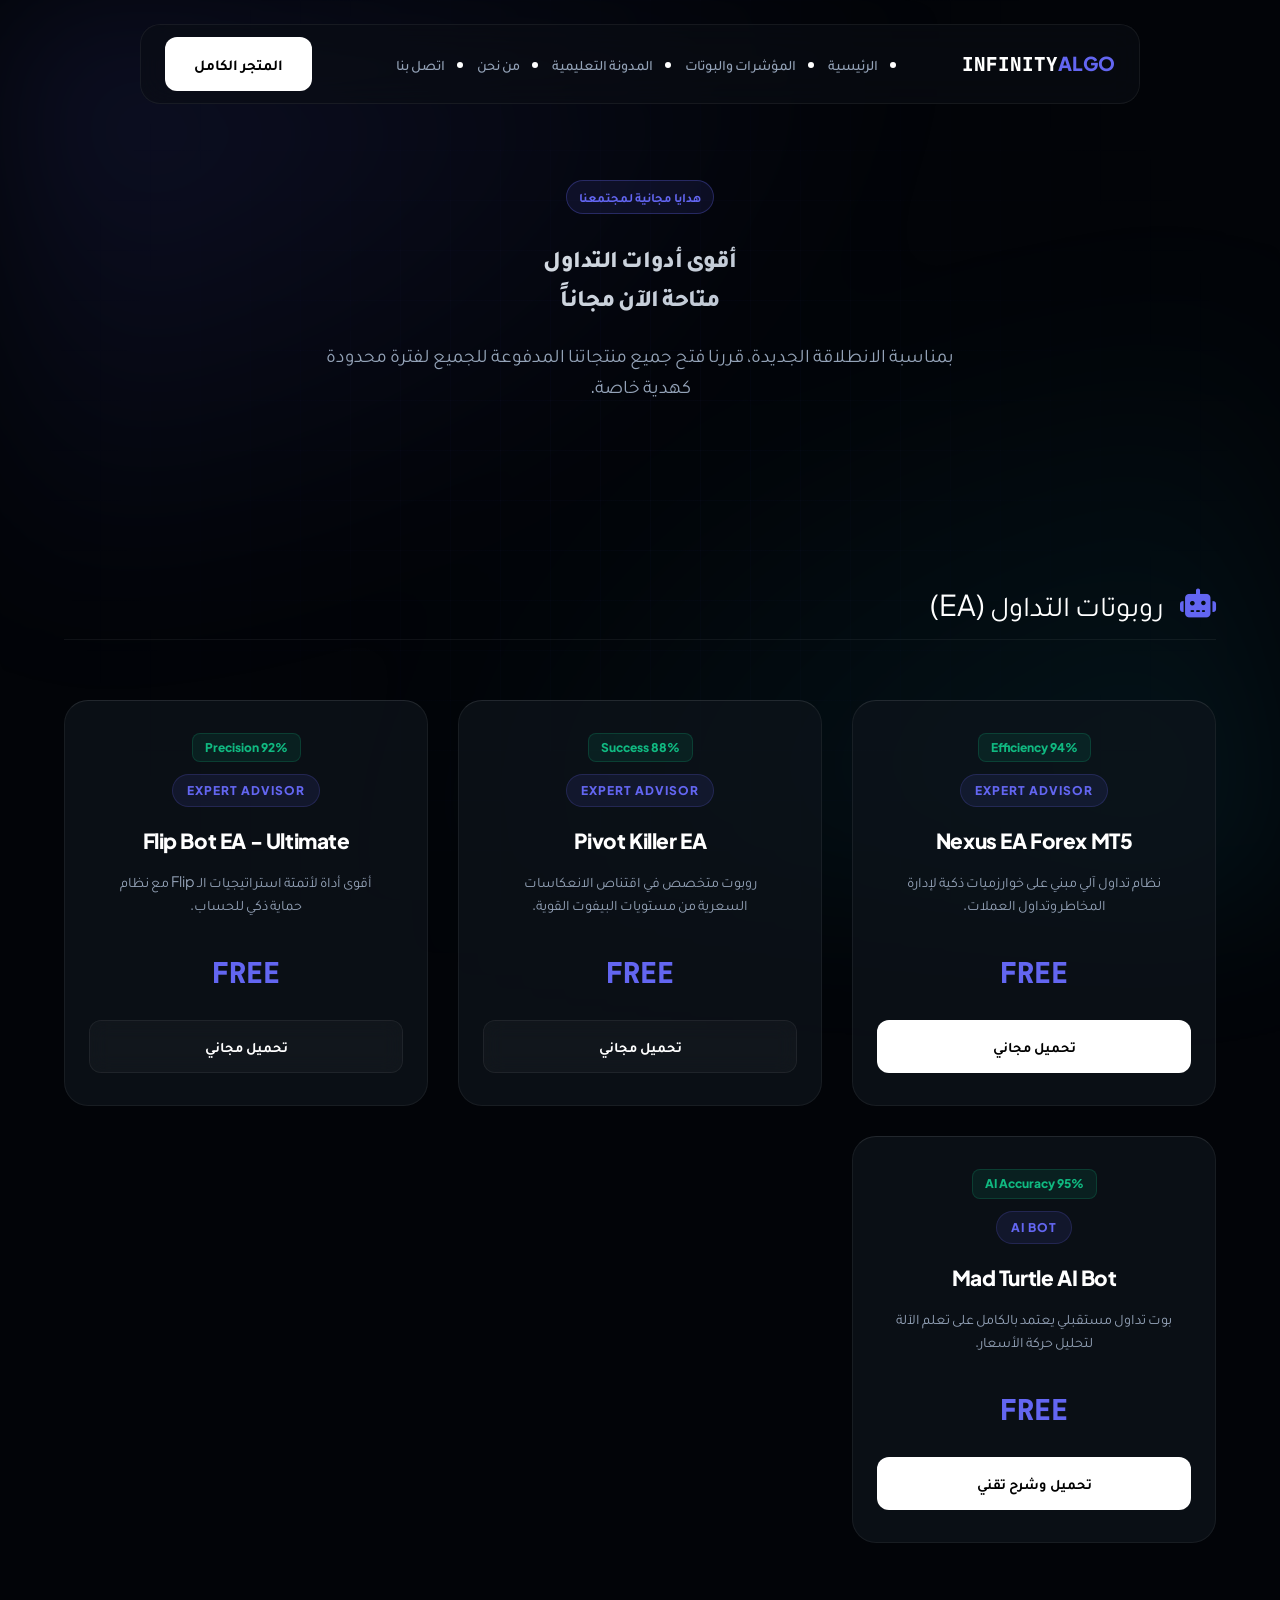
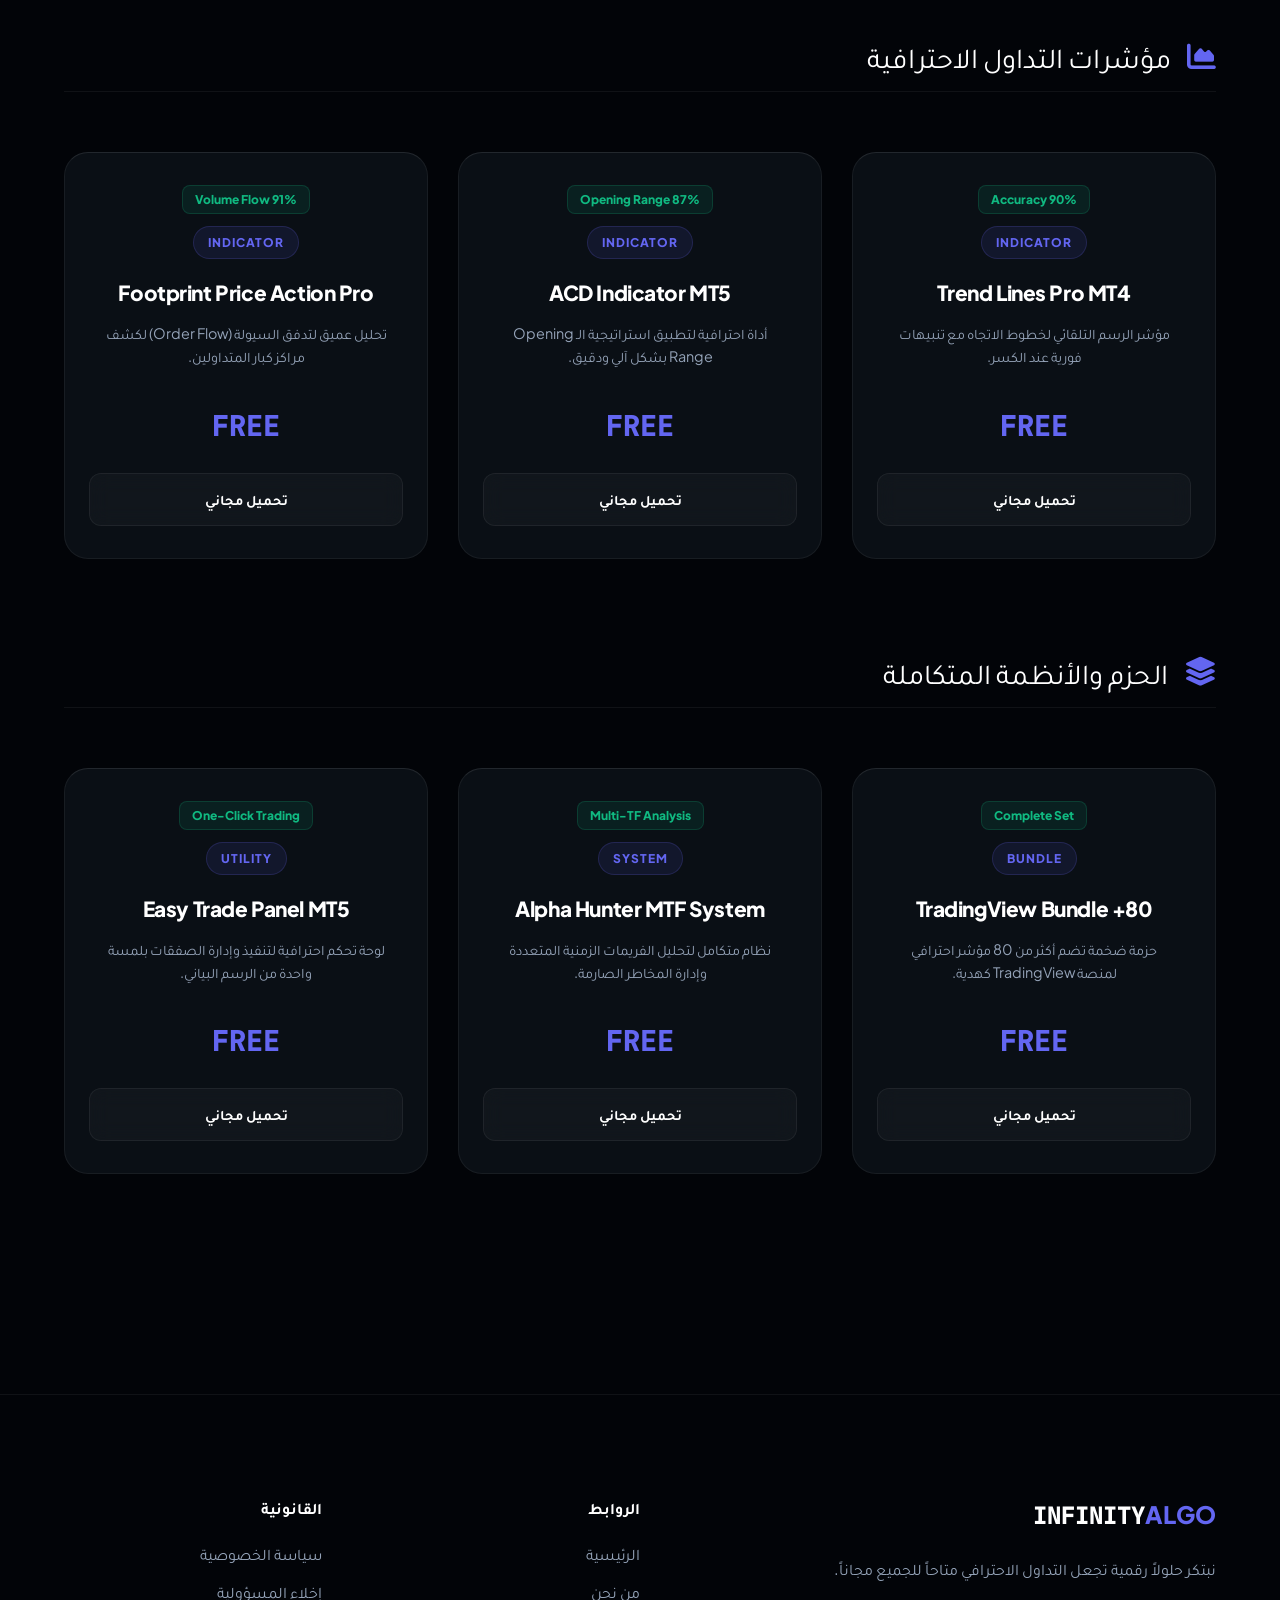
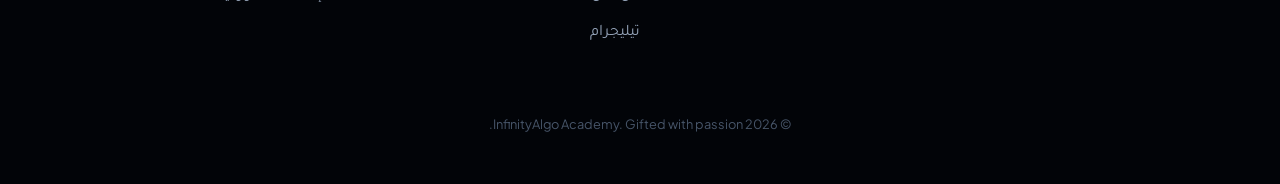
<file: InfinityAlgo/products.html>
<!DOCTYPE html>
<html lang="ar" dir="rtl">

<head>
    <meta charset="UTF-8">
    <meta name="viewport" content="width=device-width, initial-scale=1.0">
    <title>المؤشرات والبوتات الاحترافية | InfinityAlgo Academy</title>

    <!-- CSS & Fonts -->
    <link rel="stylesheet" href="style.css">
    <link rel="stylesheet" href="https://cdnjs.cloudflare.com/ajax/libs/font-awesome/6.5.1/css/all.min.css">
</head>

<body>

    <div class="mesh-gradient"></div>

    <!-- Header -->
    <header class="site-header">
        <nav class="navbar">
            <a href="index.html" class="mono"
                style="font-weight: 800; font-size: 1.2rem; color: #fff; text-decoration: none;">
                INFINITY<span style="color: var(--accent);">ALGO</span>
            </a>

            <ul class="nav-links">
                <li><a href="index.html" class="nav-link">الرئيسية</a></li>
                <li><a href="products.html" class="nav-link active">المؤشرات والبوتات</a></li>
                <li><a href="resources.html" class="nav-link">المدونة التعليمية</a></li>
                <li><a href="about.html" class="nav-link">من نحن</a></li>
                <li><a href="contact.html" class="nav-link">اتصل بنا</a></li>
            </ul>

            <a href="https://infinityalgoacademy.net/shop" class="btn btn-primary">
                المتجر الكامل
            </a>
        </nav>
    </header>

    <!-- Hero Section -->
    <section class="container" style="padding-top: 180px; padding-bottom: 60px;">
        <div class="reveal" style="text-align: center;">
            <span class="badge">هدايا مجانية لمجتمعنا</span>
            <h1 class="text-gradient">أقوى أدوات التداول <br>متاحة الآن مجاناً</h1>
            <p style="color: var(--text-secondary); font-size: 1.2rem; max-width: 650px; margin: 24px auto 0;">بمناسبة
                الانطلاقة الجديدة، قررنا فتح جميع منتجاتنا المدفوعة للجميع لفترة محدودة كهدية خاصة.</p>
        </div>
    </section>

    <!-- Products Gallery -->
    <section class="container" style="padding-bottom: 120px;">
        <div class="store-grid">

            <!-- Category: Expert Advisors (Bots) -->
            <div class="category-title reveal"><i class="fas fa-robot"></i> روبوتات التداول (EA)</div>

            <div class="product-card reveal">
                <div class="card-header">
                    <span class="profit-badge">94% Efficiency</span>
                    <span class="product-tag">Expert Advisor</span>
                </div>
                <h3>Nexus EA Forex MT5</h3>
                <p class="product-desc">نظام تداول آلي مبني على خوارزميات ذكية لإدارة المخاطر وتداول العملات.</p>
                <span class="product-price">FREE</span>
                <a href="https://infinityalgoacademy.net/item/nexus-ea-forex-mt5/" class="btn btn-primary btn-sm"
                    target="_blank">تحميل مجاني</a>
            </div>

            <div class="product-card reveal" style="transition-delay: 0.1s;">
                <div class="card-header">
                    <span class="profit-badge">88% Success</span>
                    <span class="product-tag">Expert Advisor</span>
                </div>
                <h3>Pivot Killer EA</h3>
                <p class="product-desc">روبوت متخصص في اقتناص الانعكاسات السعرية من مستويات البيفوت القوية.</p>
                <span class="product-price">FREE</span>
                <a href="https://infinityalgoacademy.net/item/pivot-killer-ea/" class="btn btn-outline btn-sm"
                    target="_blank">تحميل مجاني</a>
            </div>

            <div class="product-card reveal" style="transition-delay: 0.2s;">
                <div class="card-header">
                    <span class="profit-badge">92% Precision</span>
                    <span class="product-tag">Expert Advisor</span>
                </div>
                <h3>Flip Bot EA - Ultimate</h3>
                <p class="product-desc">أقوى أداة لأتمتة استراتيجيات الـ Flip مع نظام حماية ذكي للحساب.</p>
                <span class="product-price">FREE</span>
                <a href="https://infinityalgoacademy.net/item/flip-bot-ea-the-ultimate-automated-trading-bot-for-metatrader-5/"
                    class="btn btn-outline btn-sm" target="_blank">تحميل مجاني</a>
            </div>

            <div class="product-card reveal">
                <div class="card-header">
                    <span class="profit-badge">95% AI Accuracy</span>
                    <span class="product-tag">AI Bot</span>
                </div>
                <h3>Mad Turtle AI Bot</h3>
                <p class="product-desc">بوت تداول مستقبلي يعتمد بالكامل على تعلم الآلة لتحليل حركة الأسعار.</p>
                <span class="product-price">FREE</span>
                <a href="mad-turtle-ai.html" class="btn btn-primary btn-sm">تحميل وشرح تقني</a>
            </div>

            <!-- Category: Indicators -->
            <div class="category-title reveal"><i class="fas fa-chart-area"></i> مؤشرات التداول الاحترافية</div>

            <div class="product-card reveal">
                <div class="card-header">
                    <span class="profit-badge">90% Accuracy</span>
                    <span class="product-tag">Indicator</span>
                </div>
                <h3>Trend Lines Pro MT4</h3>
                <p class="product-desc">مؤشر الرسم التلقائي لخطوط الاتجاه مع تنبيهات فورية عند الكسر.</p>
                <span class="product-price">FREE</span>
                <a href="https://infinityalgoacademy.net/item/indicator-trend-lines-pro-mt4/"
                    class="btn btn-outline btn-sm" target="_blank">تحميل مجاني</a>
            </div>

            <div class="product-card reveal" style="transition-delay: 0.1s;">
                <div class="card-header">
                    <span class="profit-badge">87% Opening Range</span>
                    <span class="product-tag">Indicator</span>
                </div>
                <h3>ACD Indicator MT5</h3>
                <p class="product-desc">أداة احترافية لتطبيق استراتيجية الـ Opening Range بشكل آلي ودقيق.</p>
                <span class="product-price">FREE</span>
                <a href="https://infinityalgoacademy.net/item/acd-indicator-for-metatrader-5-download-free/"
                    class="btn btn-outline btn-sm" target="_blank">تحميل مجاني</a>
            </div>

            <div class="product-card reveal" style="transition-delay: 0.2s;">
                <div class="card-header">
                    <span class="profit-badge">91% Volume Flow</span>
                    <span class="product-tag">Indicator</span>
                </div>
                <h3>Footprint Price Action Pro</h3>
                <p class="product-desc">تحليل عميق لتدفق السيولة (Order Flow) لكشف مراكز كبار المتداولين.</p>
                <span class="product-price">FREE</span>
                <a href="https://infinityalgoacademy.net/item/footprint-price-action-pro-indicator-in-ninjatrader/"
                    class="btn btn-outline btn-sm" target="_blank">تحميل مجاني</a>
            </div>

            <!-- Category: Bundles & Systems -->
            <div class="category-title reveal"><i class="fas fa-layer-group"></i> الحزم والأنظمة المتكاملة</div>

            <div class="product-card reveal">
                <div class="card-header">
                    <span class="profit-badge">Complete Set</span>
                    <span class="product-tag">Bundle</span>
                </div>
                <h3>80+ TradingView Bundle</h3>
                <p class="product-desc">حزمة ضخمة تضم أكثر من 80 مؤشر احترافي لمنصة TradingView كهدية.</p>
                <span class="product-price">FREE</span>
                <a href="https://infinityalgoacademy.net/item/80-pro-tradingview-indicators-bundle-trade-smarter-with-one-powerful-system/"
                    class="btn btn-outline btn-sm" target="_blank">تحميل مجاني</a>
            </div>

            <div class="product-card reveal" style="transition-delay: 0.1s;">
                <div class="card-header">
                    <span class="profit-badge">Multi-TF Analysis</span>
                    <span class="product-tag">System</span>
                </div>
                <h3>Alpha Hunter MTF System</h3>
                <p class="product-desc">نظام متكامل لتحليل الفريمات الزمنية المتعددة وإدارة المخاطر الصارمة.</p>
                <span class="product-price">FREE</span>
                <a href="https://infinityalgoacademy.net/item/alpha-hunter-system-mtf-risk-manager-full-explanation/"
                    class="btn btn-outline btn-sm" target="_blank">تحميل مجاني</a>
            </div>

            <div class="product-card reveal" style="transition-delay: 0.2s;">
                <div class="card-header">
                    <span class="profit-badge">One-Click Trading</span>
                    <span class="product-tag">Utility</span>
                </div>
                <h3>Easy Trade Panel MT5</h3>
                <p class="product-desc">لوحة تحكم احترافية لتنفيذ وإدارة الصفقات بلمسة واحدة من الرسم البياني.</p>
                <span class="product-price">FREE</span>
                <a href="https://infinityalgoacademy.net/item/easy-trade-panel-expert-for-metatrader-5-download-free/"
                    class="btn btn-outline btn-sm" target="_blank">تحميل مجاني</a>
            </div>
        </div>
    </section>

    <!-- Footer -->
    <footer>
        <div class="container">
            <div class="footer-grid">
                <div>
                    <div class="footer-logo mono">INFINITY<span style="color: var(--accent);">ALGO</span></div>
                    <p style="color: var(--text-secondary);">نبتكر حلولاً رقمية تجعل التداول الاحترافي متاحاً للجميع
                        مجاناً.</p>
                </div>
                <div>
                    <h4 style="margin-bottom: 20px;">الروابط</h4>
                    <a href="index.html" class="footer-link">الرئيسية</a>
                    <a href="about.html" class="footer-link">من نحن</a>
                    <a href="https://t.me/King_arius_dz" class="footer-link">تيليجرام</a>
                </div>
                <div>
                    <h4 style="margin-bottom: 20px;">القانونية</h4>
                    <a href="privacy.html" class="footer-link">سياسة الخصوصية</a>
                    <a href="disclaimer.html" class="footer-link">إخلاء المسؤولية</a>
                </div>
            </div>
            <div style="text-align: center; margin-top: 60px; color: var(--text-dim); font-size: 0.8rem;">
                &copy; 2026 InfinityAlgo Academy. Gifted with passion.
            </div>
        </div>
    </footer>

    <!-- Scripts -->
    <script src="script.js"></script>
</body>

</html>
</file>
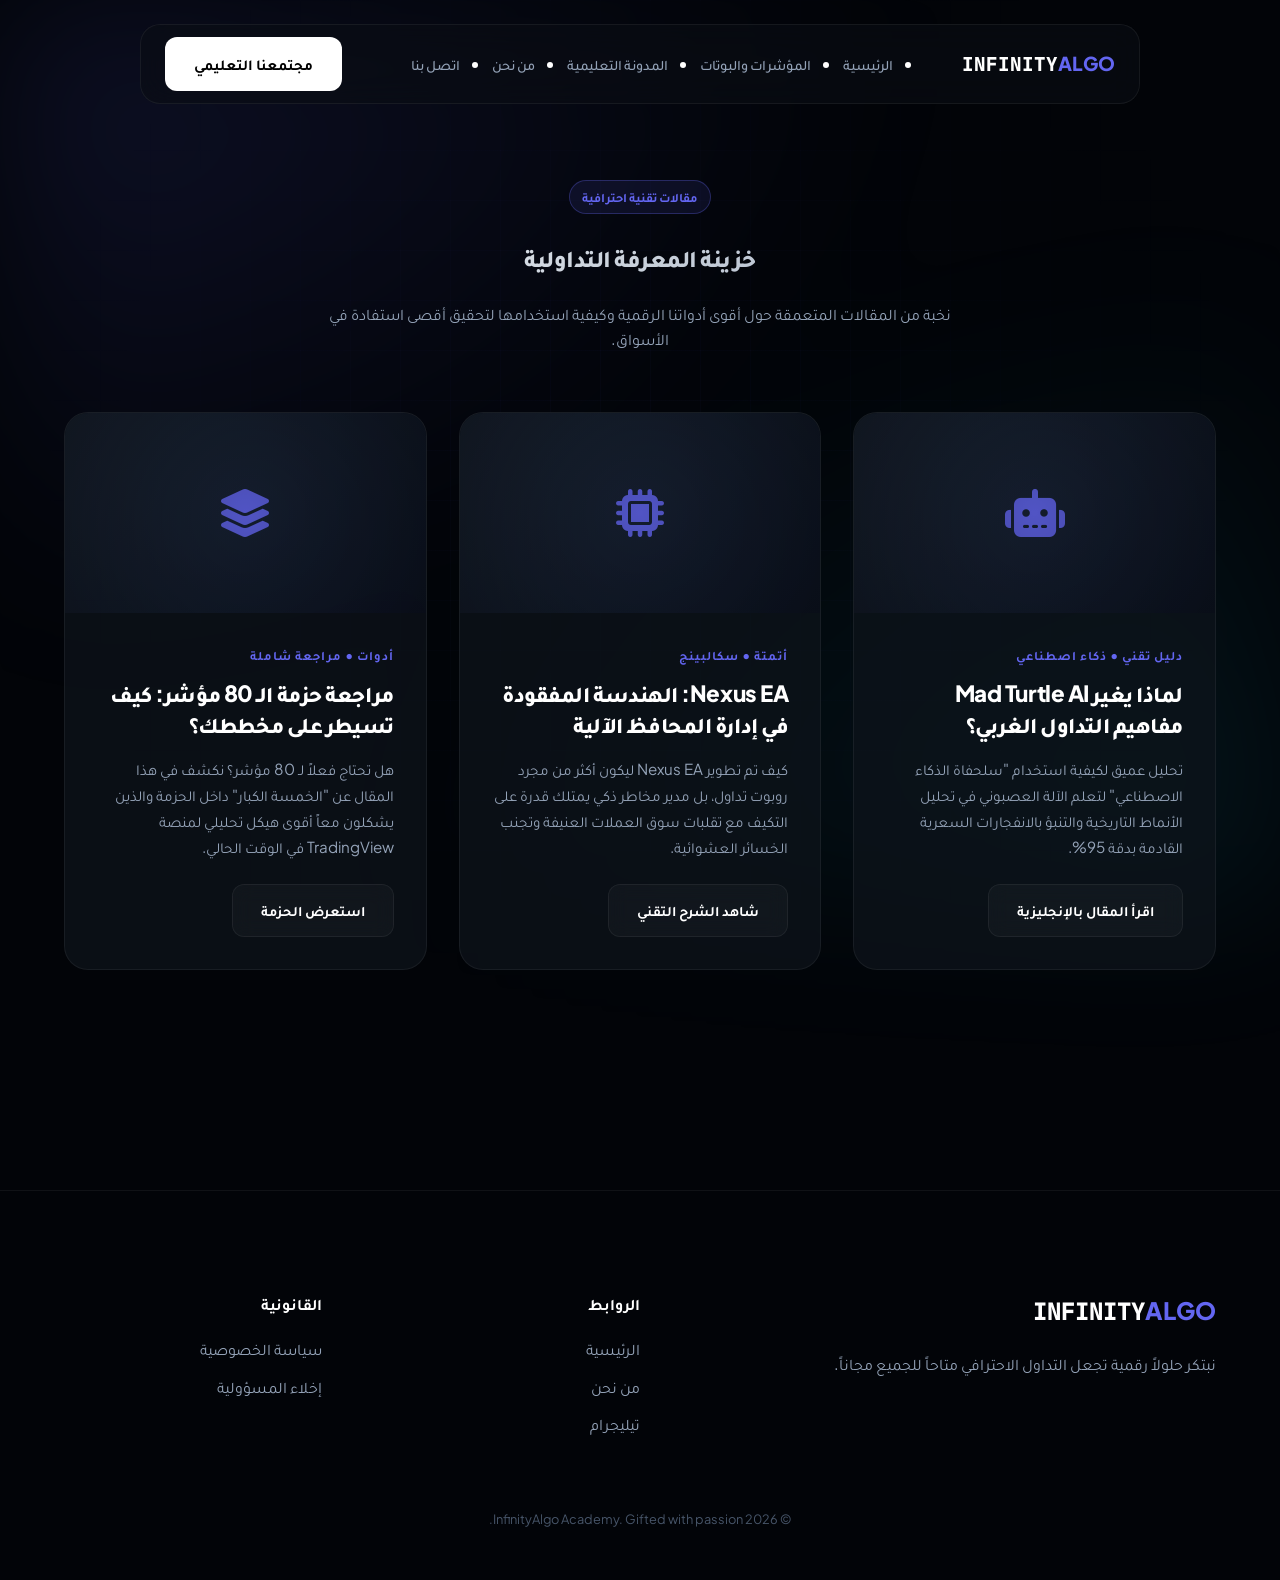
<file: InfinityAlgo/resources.html>
<!DOCTYPE html>
<html lang="ar" dir="rtl">

<head>
    <meta charset="UTF-8">
    <meta name="viewport" content="width=device-width, initial-scale=1.0">
    <title>المدونة التعليمية | InfinityAlgo Academy</title>

    <!-- CSS & Fonts -->
    <link rel="stylesheet" href="style.css">
    <link rel="stylesheet" href="https://cdnjs.cloudflare.com/ajax/libs/font-awesome/6.5.1/css/all.min.css">
    <style>
        .article-container {
            max-width: 900px;
            margin: 60px auto;
        }

        .resource-grid {
            display: grid;
            grid-template-columns: repeat(3, 1fr);
            gap: 32px;
            margin-top: 60px;
        }

        .resource-card {
            background: var(--bg-card);
            border: 1px solid var(--border-light);
            border-radius: 24px;
            overflow: hidden;
            transition: var(--transition);
        }

        .resource-card:hover {
            border-color: var(--border-accent);
            transform: translateY(-8px);
        }

        .resource-img {
            height: 200px;
            background: linear-gradient(135deg, #1e293b, #0f172a);
            display: flex;
            align-items: center;
            justify-content: center;
            font-size: 3rem;
            color: var(--accent);
            opacity: 0.8;
            position: relative;
        }

        .resource-img::after {
            content: '';
            position: absolute;
            top: 0;
            left: 0;
            width: 100%;
            height: 100%;
            background: radial-gradient(circle at center, transparent, rgba(0, 0, 0, 0.4));
        }

        .resource-body {
            padding: 32px;
        }

        .resource-meta {
            font-size: 0.8rem;
            color: var(--accent);
            margin-bottom: 12px;
            display: block;
            font-weight: 700;
            text-transform: uppercase;
            letter-spacing: 1px;
        }

        .resource-title {
            color: #fff;
            font-size: 1.4rem;
            margin-bottom: 16px;
            line-height: 1.4;
            font-weight: 800;
        }

        .resource-desc {
            color: var(--text-secondary);
            font-size: 0.95rem;
            line-height: 1.7;
            margin-bottom: 24px;
        }

        @media (max-width: 968px) {
            .resource-grid {
                grid-template-columns: 1fr 1fr;
            }
        }

        @media (max-width: 600px) {
            .resource-grid {
                grid-template-columns: 1fr;
            }
        }
    </style>
</head>

<body>

    <div class="mesh-gradient"></div>

    <!-- Header -->
    <header class="site-header">
        <nav class="navbar">
            <a href="index.html" class="mono"
                style="font-weight: 800; font-size: 1.2rem; color: #fff; text-decoration: none;">
                INFINITY<span style="color: var(--accent);">ALGO</span>
            </a>

            <ul class="nav-links">
                <li><a href="index.html" class="nav-link">الرئيسية</a></li>
                <li><a href="products.html" class="nav-link">المؤشرات والبوتات</a></li>
                <li><a href="resources.html" class="nav-link active">المدونة التعليمية</a></li>
                <li><a href="about.html" class="nav-link">من نحن</a></li>
                <li><a href="contact.html" class="nav-link">اتصل بنا</a></li>
            </ul>

            <a href="https://t.me/InfinityAlgo_Group_Topics" class="btn btn-primary">
                مجتمعنا التعليمي
            </a>
        </nav>
    </header>

    <!-- Content -->
    <section class="container" style="padding-top: 180px; padding-bottom: 120px;">
        <div class="reveal" style="text-align: center;">
            <span class="badge">مقالات تقنية احترافية</span>
            <h1 class="text-gradient" style="margin-bottom: 24px;">خزينة المعرفة التداولية</h1>
            <p style="color: var(--text-secondary); max-width: 650px; margin: 0 auto;">نخبة من المقالات المتعمقة حول
                أقوى أدواتنا الرقمية وكيفية استخدامها لتحقيق أقصى استفادة في الأسواق.</p>
        </div>

        <div class="resource-grid">
            <!-- Article 1: Mad Turtle AI -->
            <div class="resource-card reveal">
                <div class="resource-img"><i class="fas fa-robot"></i></div>
                <div class="resource-body">
                    <span class="resource-meta">دليل تقني • ذكاء اصطناعي</span>
                    <h3 class="resource-title">لماذا يغير Mad Turtle AI مفاهيم التداول الغربي؟</h3>
                    <p class="resource-desc">تحليل عميق لكيفية استخدام "سلحفاة الذكاء الاصطناعي" لتعلم الآلة العصبوني في
                        تحليل الأنماط التاريخية والتنبؤ بالانفجارات السعرية القادمة بدقة 95%.</p>
                    <a href="mad-turtle-ai.html" class="btn btn-outline btn-sm" style="width: auto;">اقرأ المقال
                        بالإنجليزية</a>
                </div>
            </div>

            <!-- Article 2: Nexus EA -->
            <div class="resource-card reveal" style="transition-delay: 0.1s;">
                <div class="resource-img"><i class="fas fa-microchip"></i></div>
                <div class="resource-body">
                    <span class="resource-meta">أتمتة • سكالبينج</span>
                    <h3 class="resource-title">Nexus EA: الهندسة المفقودة في إدارة المحافظ الآلية</h3>
                    <p class="resource-desc">كيف تم تطوير Nexus EA ليكون أكثر من مجرد روبوت تداول، بل مدير مخاطر ذكي
                        يمتلك قدرة على التكيف مع تقلبات سوق العملات العنيفة وتجنب الخسائر العشوائية.</p>
                    <a href="#" class="btn btn-outline btn-sm" style="width: auto;">شاهد الشرح التقني</a>
                </div>
            </div>

            <!-- Article 3: TradingView Bundle -->
            <div class="resource-card reveal" style="transition-delay: 0.2s;">
                <div class="resource-img"><i class="fas fa-layer-group"></i></div>
                <div class="resource-body">
                    <span class="resource-meta">أدوات • مراجعة شاملة</span>
                    <h3 class="resource-title">مراجعة حزمة الـ 80 مؤشر: كيف تسيطر على مخططك؟</h3>
                    <p class="resource-desc">هل تحتاج فعلاً لـ 80 مؤشر؟ نكشف في هذا المقال عن "الخمسة الكبار" داخل
                        الحزمة والذين يشكلون معاً أقوى هيكل تحليلي لمنصة TradingView في الوقت الحالي.</p>
                    <a href="#" class="btn btn-outline btn-sm" style="width: auto;">استعرض الحزمة</a>
                </div>
            </div>
        </div>
    </section>

    <!-- Footer -->
    <footer>
        <div class="container">
            <div class="footer-grid">
                <div>
                    <div class="footer-logo mono">INFINITY<span style="color: var(--accent);">ALGO</span></div>
                    <p style="color: var(--text-secondary);">نبتكر حلولاً رقمية تجعل التداول الاحترافي متاحاً للجميع
                        مجاناً.</p>
                </div>
                <div>
                    <h4 style="margin-bottom: 20px;">الروابط</h4>
                    <a href="index.html" class="footer-link">الرئيسية</a>
                    <a href="about.html" class="footer-link">من نحن</a>
                    <a href="https://t.me/King_arius_dz" class="footer-link">تيليجرام</a>
                </div>
                <div>
                    <h4 style="margin-bottom: 20px;">القانونية</h4>
                    <a href="privacy.html" class="footer-link">سياسة الخصوصية</a>
                    <a href="disclaimer.html" class="footer-link">إخلاء المسؤولية</a>
                </div>
            </div>
            <div style="text-align: center; margin-top: 60px; color: var(--text-dim); font-size: 0.8rem;">
                &copy; 2026 InfinityAlgo Academy. Gifted with passion.
            </div>
        </div>
    </footer>

    <!-- Scripts -->
    <script src="script.js"></script>
</body>

</html>
</file>
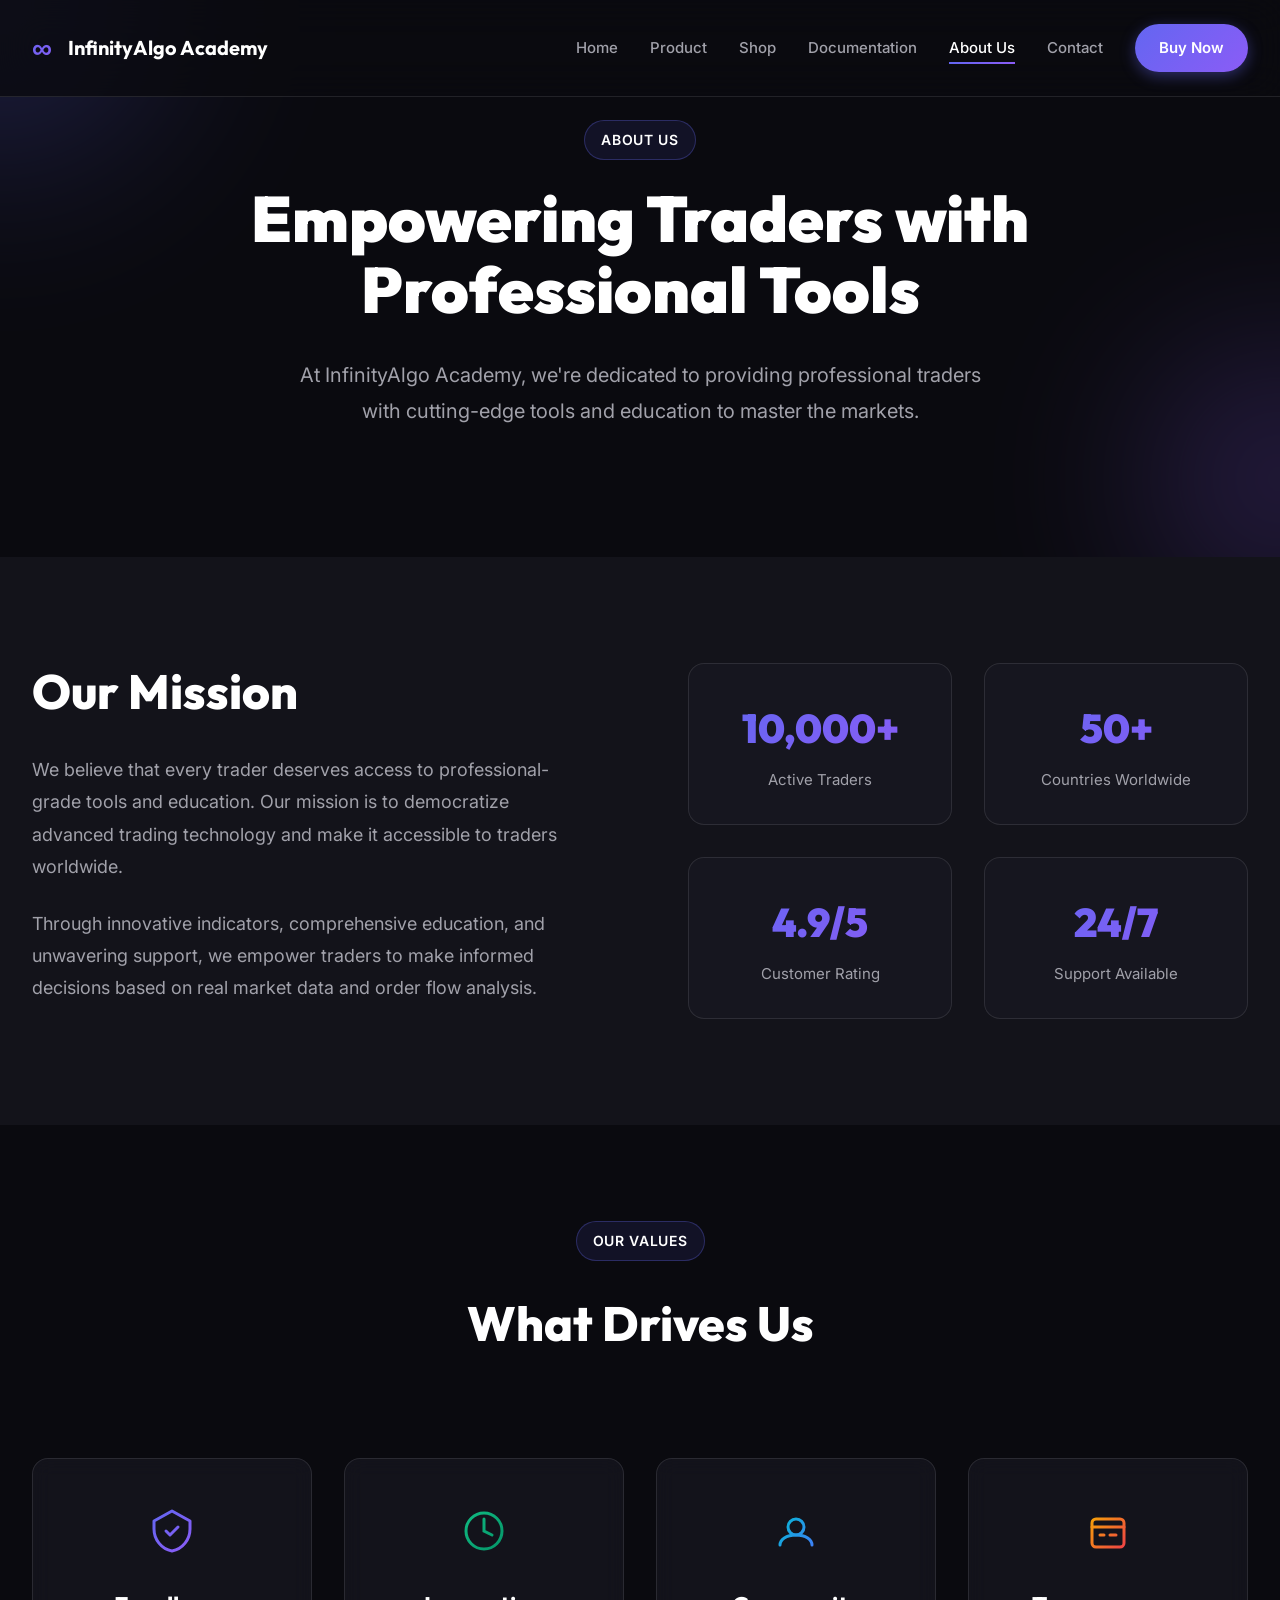
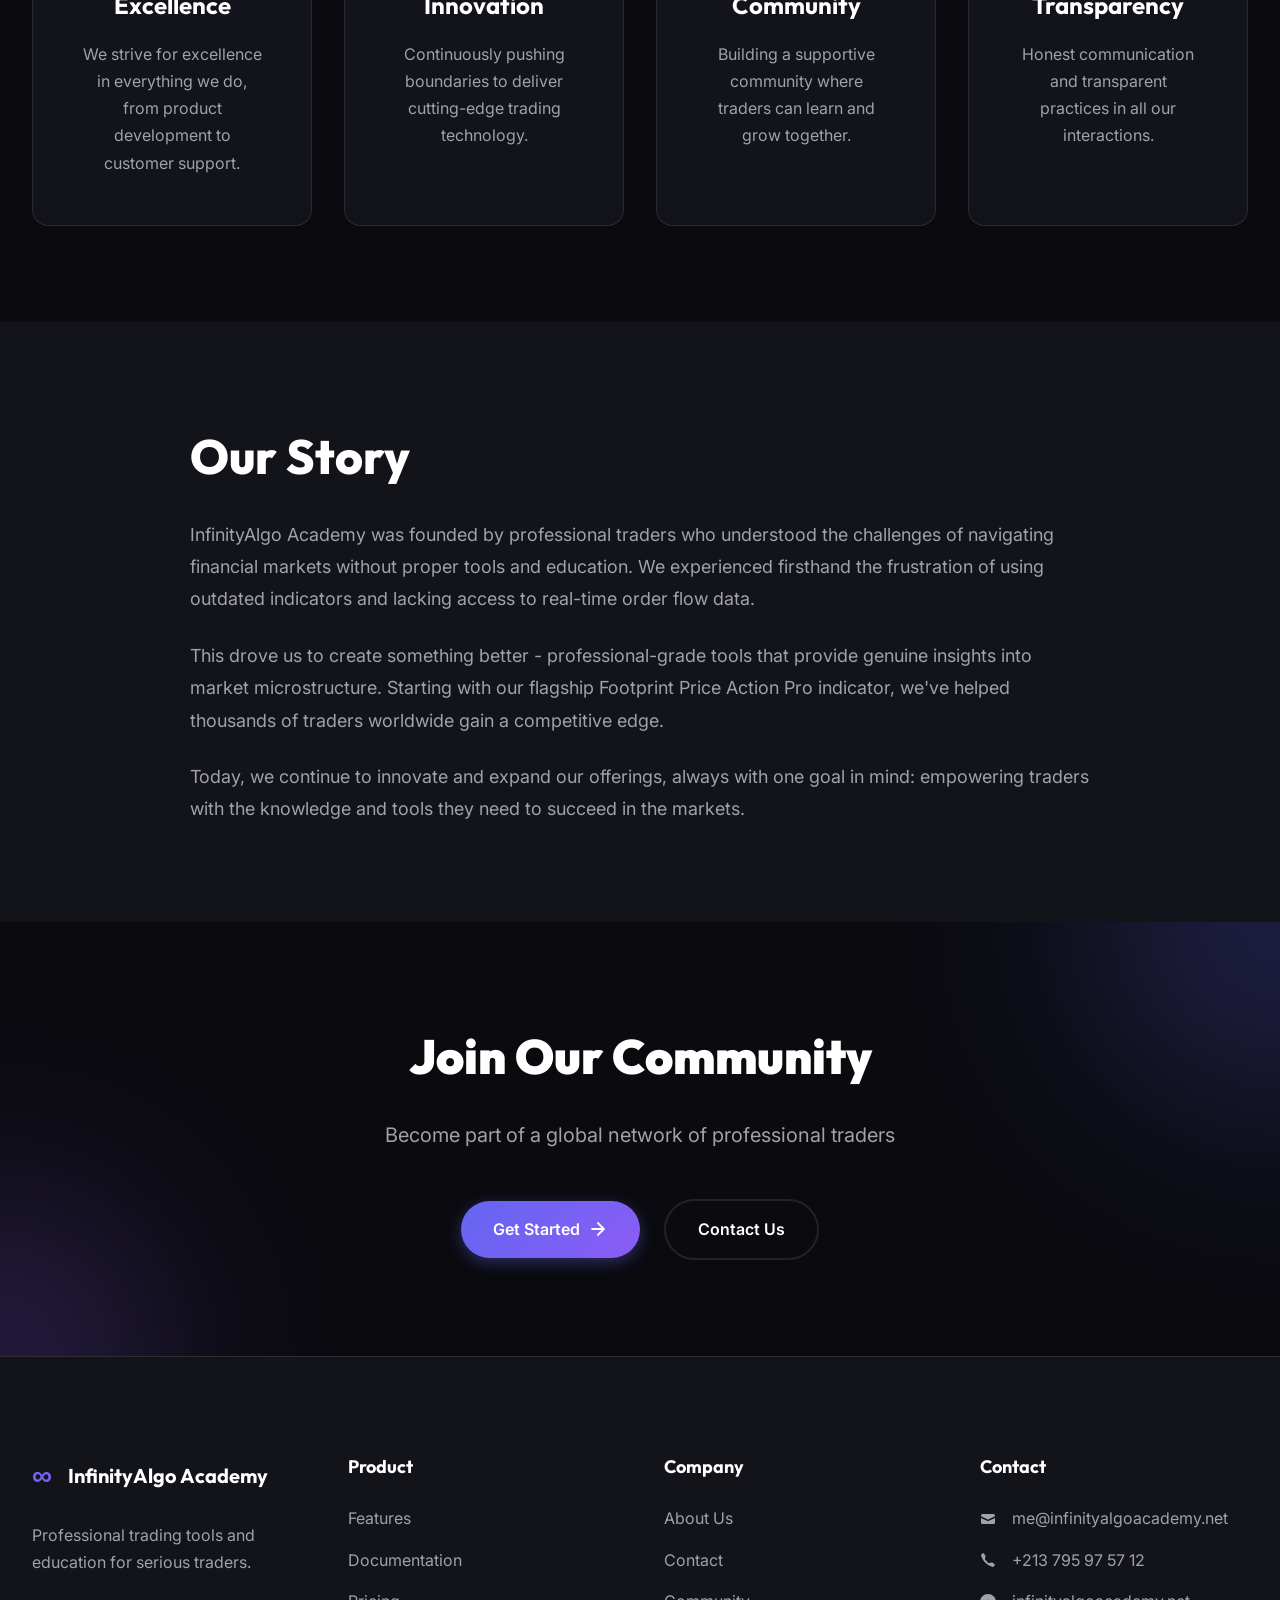
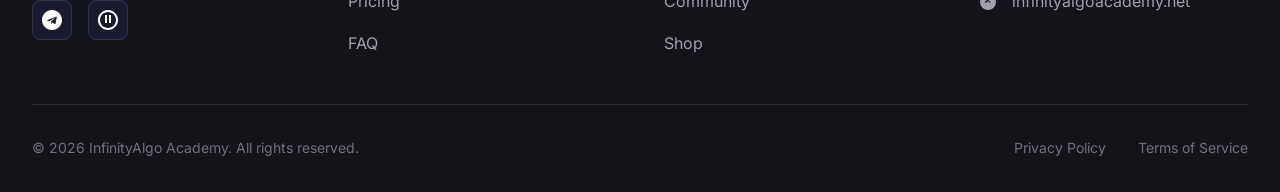
<file: TURT/about.html>
<!DOCTYPE html>
<html lang="en">

<head>
    <meta charset="UTF-8">
    <meta name="viewport" content="width=device-width, initial-scale=1.0">
    <title>About Us | InfinityAlgo Academy</title>
    <meta name="description"
        content="Learn about InfinityAlgo Academy - Professional trading tools and education for serious traders. Our mission is to empower traders with cutting-edge technology.">
    <link rel="stylesheet" href="style.css">
    <link rel="stylesheet" href="about.css">
    <link rel="preconnect" href="https://fonts.googleapis.com">
    <link rel="preconnect" href="https://fonts.gstatic.com" crossorigin>
    <link
        href="https://fonts.googleapis.com/css2?family=Inter:wght@300;400;500;600;700;800;900&family=Outfit:wght@300;400;500;600;700;800;900&display=swap"
        rel="stylesheet">
</head>

<body>
    <!-- Navigation -->
    <nav class="navbar">
        <div class="container">
            <div class="nav-wrapper">
                <a href="index.html" class="logo">
                    <span class="logo-icon">∞</span>
                    <span class="logo-text">InfinityAlgo Academy</span>
                </a>

                <div class="nav-menu" id="navMenu">
                    <a href="index.html" class="nav-link">Home</a>
                    <a href="product.html" class="nav-link">Product</a>
                    <a href="shop.html" class="nav-link">Shop</a>
                    <a href="docs.html" class="nav-link">Documentation</a>
                    <a href="about.html" class="nav-link active">About Us</a>
                    <a href="contact.html" class="nav-link">Contact</a>
                    <a href="https://infinityalgoacademy.net/shop" class="btn-primary-nav">Buy Now</a>
                </div>

                <button class="mobile-menu-toggle" id="mobileMenuToggle">
                    <span></span>
                    <span></span>
                    <span></span>
                </button>
            </div>
        </div>
    </nav>

    <!-- About Hero -->
    <section class="about-hero">
        <div class="hero-background">
            <div class="gradient-orb orb-1"></div>
            <div class="gradient-orb orb-2"></div>
        </div>

        <div class="container">
            <div class="about-hero-content">
                <span class="section-badge">About Us</span>
                <h1 class="hero-title">Empowering Traders with Professional Tools</h1>
                <p class="hero-description">
                    At InfinityAlgo Academy, we're dedicated to providing professional traders with cutting-edge tools
                    and education to master the markets.
                </p>
            </div>
        </div>
    </section>

    <!-- Mission Section -->
    <section class="mission-section">
        <div class="container">
            <div class="mission-content">
                <div class="mission-text">
                    <h2 class="section-title">Our Mission</h2>
                    <p class="mission-description">
                        We believe that every trader deserves access to professional-grade tools and education. Our
                        mission is to democratize advanced trading technology and make it accessible to traders
                        worldwide.
                    </p>
                    <p class="mission-description">
                        Through innovative indicators, comprehensive education, and unwavering support, we empower
                        traders to make informed decisions based on real market data and order flow analysis.
                    </p>
                </div>

                <div class="mission-stats">
                    <div class="stat-box">
                        <div class="stat-number">10,000+</div>
                        <div class="stat-label">Active Traders</div>
                    </div>
                    <div class="stat-box">
                        <div class="stat-number">50+</div>
                        <div class="stat-label">Countries Worldwide</div>
                    </div>
                    <div class="stat-box">
                        <div class="stat-number">4.9/5</div>
                        <div class="stat-label">Customer Rating</div>
                    </div>
                    <div class="stat-box">
                        <div class="stat-number">24/7</div>
                        <div class="stat-label">Support Available</div>
                    </div>
                </div>
            </div>
        </div>
    </section>

    <!-- Values Section -->
    <section class="values-section">
        <div class="container">
            <div class="section-header">
                <span class="section-badge">Our Values</span>
                <h2 class="section-title">What Drives Us</h2>
            </div>

            <div class="values-grid">
                <div class="value-card">
                    <div class="value-icon">
                        <svg width="48" height="48" viewBox="0 0 48 48" fill="none">
                            <path d="M24 4L6 14V22C6 32.4 13.2 42 24 44C34.8 42 42 32.4 42 22V14L24 4Z"
                                stroke="url(#valueGrad1)" stroke-width="3" stroke-linecap="round"
                                stroke-linejoin="round" />
                            <path d="M18 24L22 28L30 20" stroke="url(#valueGrad1)" stroke-width="3"
                                stroke-linecap="round" stroke-linejoin="round" />
                            <defs>
                                <linearGradient id="valueGrad1" x1="6" y1="4" x2="42" y2="44"
                                    gradientUnits="userSpaceOnUse">
                                    <stop stop-color="#6366F1" />
                                    <stop offset="1" stop-color="#8B5CF6" />
                                </linearGradient>
                            </defs>
                        </svg>
                    </div>
                    <h3 class="value-title">Excellence</h3>
                    <p class="value-description">We strive for excellence in everything we do, from product development
                        to customer support.</p>
                </div>

                <div class="value-card">
                    <div class="value-icon">
                        <svg width="48" height="48" viewBox="0 0 48 48" fill="none">
                            <circle cx="24" cy="24" r="18" stroke="url(#valueGrad2)" stroke-width="3" />
                            <path d="M24 12V24L32 28" stroke="url(#valueGrad2)" stroke-width="3"
                                stroke-linecap="round" />
                            <defs>
                                <linearGradient id="valueGrad2" x1="6" y1="6" x2="42" y2="42"
                                    gradientUnits="userSpaceOnUse">
                                    <stop stop-color="#10B981" />
                                    <stop offset="1" stop-color="#059669" />
                                </linearGradient>
                            </defs>
                        </svg>
                    </div>
                    <h3 class="value-title">Innovation</h3>
                    <p class="value-description">Continuously pushing boundaries to deliver cutting-edge trading
                        technology.</p>
                </div>

                <div class="value-card">
                    <div class="value-icon">
                        <svg width="48" height="48" viewBox="0 0 48 48" fill="none">
                            <path
                                d="M24 28C28.4183 28 32 24.4183 32 20C32 15.5817 28.4183 12 24 12C19.5817 12 16 15.5817 16 20C16 24.4183 19.5817 28 24 28Z"
                                stroke="url(#valueGrad3)" stroke-width="3" />
                            <path d="M8 38C8 32.4772 14.2 28 24 28C33.8 28 40 32.4772 40 38" stroke="url(#valueGrad3)"
                                stroke-width="3" stroke-linecap="round" />
                            <defs>
                                <linearGradient id="valueGrad3" x1="8" y1="12" x2="40" y2="38"
                                    gradientUnits="userSpaceOnUse">
                                    <stop stop-color="#06B6D4" />
                                    <stop offset="1" stop-color="#3B82F6" />
                                </linearGradient>
                            </defs>
                        </svg>
                    </div>
                    <h3 class="value-title">Community</h3>
                    <p class="value-description">Building a supportive community where traders can learn and grow
                        together.</p>
                </div>

                <div class="value-card">
                    <div class="value-icon">
                        <svg width="48" height="48" viewBox="0 0 48 48" fill="none">
                            <rect x="8" y="12" width="32" height="28" rx="4" stroke="url(#valueGrad4)"
                                stroke-width="3" />
                            <path d="M8 20H40M16 28H20M26 28H32" stroke="url(#valueGrad4)" stroke-width="3"
                                stroke-linecap="round" />
                            <defs>
                                <linearGradient id="valueGrad4" x1="8" y1="12" x2="40" y2="40"
                                    gradientUnits="userSpaceOnUse">
                                    <stop stop-color="#F59E0B" />
                                    <stop offset="1" stop-color="#EF4444" />
                                </linearGradient>
                            </defs>
                        </svg>
                    </div>
                    <h3 class="value-title">Transparency</h3>
                    <p class="value-description">Honest communication and transparent practices in all our interactions.
                    </p>
                </div>
            </div>
        </div>
    </section>

    <!-- Story Section -->
    <section class="story-section">
        <div class="container">
            <div class="story-content">
                <h2 class="section-title">Our Story</h2>
                <div class="story-text">
                    <p>
                        InfinityAlgo Academy was founded by professional traders who understood the challenges of
                        navigating financial markets without proper tools and education. We experienced firsthand the
                        frustration of using outdated indicators and lacking access to real-time order flow data.
                    </p>
                    <p>
                        This drove us to create something better - professional-grade tools that provide genuine
                        insights into market microstructure. Starting with our flagship Footprint Price Action Pro
                        indicator, we've helped thousands of traders worldwide gain a competitive edge.
                    </p>
                    <p>
                        Today, we continue to innovate and expand our offerings, always with one goal in mind:
                        empowering traders with the knowledge and tools they need to succeed in the markets.
                    </p>
                </div>
            </div>
        </div>
    </section>

    <!-- CTA Section -->
    <section class="cta-section">
        <div class="cta-background">
            <div class="gradient-orb orb-4"></div>
            <div class="gradient-orb orb-5"></div>
        </div>

        <div class="container">
            <div class="cta-content">
                <h2 class="cta-title">Join Our Community</h2>
                <p class="cta-description">Become part of a global network of professional traders</p>
                <div class="cta-buttons">
                    <a href="https://infinityalgoacademy.net/shop" class="btn-primary btn-large">
                        <span>Get Started</span>
                        <svg width="20" height="20" viewBox="0 0 20 20" fill="none">
                            <path d="M4.16667 10H15.8333M15.8333 10L10 4.16667M15.8333 10L10 15.8333"
                                stroke="currentColor" stroke-width="2" stroke-linecap="round" stroke-linejoin="round" />
                        </svg>
                    </a>
                    <a href="contact.html" class="btn-secondary btn-large">
                        <span>Contact Us</span>
                    </a>
                </div>
            </div>
        </div>
    </section>

    <!-- Footer -->
    <footer class="footer">
        <div class="container">
            <div class="footer-content">
                <div class="footer-column">
                    <div class="footer-logo">
                        <span class="logo-icon">∞</span>
                        <span class="logo-text">InfinityAlgo Academy</span>
                    </div>
                    <p class="footer-description">Professional trading tools and education for serious traders.</p>
                    <div class="social-links">
                        <a href="https://t.me/InfinityAlgo_Group_Topics" class="social-link" aria-label="Telegram">
                            <svg width="20" height="20" viewBox="0 0 20 20" fill="currentColor">
                                <path
                                    d="M10 0C4.477 0 0 4.477 0 10s4.477 10 10 10 10-4.477 10-10S15.523 0 10 0zm4.92 6.56l-1.43 7.14c-.11.52-.39.65-.79.4l-2.18-1.61-1.05 1.01c-.12.12-.22.22-.44.22l.16-2.22 4.03-3.64c.18-.16-.04-.24-.27-.09L7.63 11.3l-2.15-.67c-.47-.15-.48-.47.1-.7l8.4-3.24c.39-.14.73.09.6.67z" />
                            </svg>
                        </a>
                        <a href="https://infinityalgoacademy.net/community" class="social-link" aria-label="Community">
                            <svg width="20" height="20" viewBox="0 0 20 20" fill="currentColor">
                                <path
                                    d="M10 0C4.477 0 0 4.477 0 10s4.477 10 10 10 10-4.477 10-10S15.523 0 10 0zm0 18c-4.411 0-8-3.589-8-8s3.589-8 8-8 8 3.589 8 8-3.589 8-8 8zm-1-13H7v8h2V5zm4 0h-2v8h2V5z" />
                            </svg>
                        </a>
                    </div>
                </div>

                <div class="footer-column">
                    <h4 class="footer-heading">Product</h4>
                    <ul class="footer-links">
                        <li><a href="product.html">Features</a></li>
                        <li><a href="docs.html">Documentation</a></li>
                        <li><a href="shop.html">Pricing</a></li>
                        <li><a href="product.html#faq">FAQ</a></li>
                    </ul>
                </div>

                <div class="footer-column">
                    <h4 class="footer-heading">Company</h4>
                    <ul class="footer-links">
                        <li><a href="about.html">About Us</a></li>
                        <li><a href="contact.html">Contact</a></li>
                        <li><a href="https://infinityalgoacademy.net/community">Community</a></li>
                        <li><a href="https://infinityalgoacademy.net/shop">Shop</a></li>
                    </ul>
                </div>

                <div class="footer-column">
                    <h4 class="footer-heading">Contact</h4>
                    <ul class="footer-contact">
                        <li>
                            <svg width="16" height="16" viewBox="0 0 16 16" fill="currentColor">
                                <path
                                    d="M2.5 3A1.5 1.5 0 001 4.5v.793c.026.009.051.02.076.032L7.674 8.51c.206.1.446.1.652 0l6.598-3.185A.755.755 0 0015 5.293V4.5A1.5 1.5 0 0013.5 3h-11z" />
                                <path
                                    d="M15 6.954L8.978 9.86a2.25 2.25 0 01-1.956 0L1 6.954V11.5A1.5 1.5 0 002.5 13h11a1.5 1.5 0 001.5-1.5V6.954z" />
                            </svg>
                            <a href="mailto:me@infinityalgoacademy.net">me@infinityalgoacademy.net</a>
                        </li>
                        <li>
                            <svg width="16" height="16" viewBox="0 0 16 16" fill="currentColor">
                                <path
                                    d="M3.654 1.328a.678.678 0 00-1.015-.063L1.605 2.3c-.483.484-.661 1.169-.45 1.77a17.568 17.568 0 004.168 6.608 17.569 17.569 0 006.608 4.168c.601.211 1.286.033 1.77-.45l1.034-1.034a.678.678 0 00-.063-1.015l-2.307-1.794a.678.678 0 00-.58-.122l-2.19.547a1.745 1.745 0 01-1.657-.459L5.482 8.062a1.745 1.745 0 01-.46-1.657l.548-2.19a.678.678 0 00-.122-.58L3.654 1.328z" />
                            </svg>
                            <a href="tel:+213795975712">+213 795 97 57 12</a>
                        </li>
                        <li>
                            <svg width="16" height="16" viewBox="0 0 16 16" fill="currentColor">
                                <path
                                    d="M8 0a8 8 0 100 16A8 8 0 008 0zM5.78 8.58a.5.5 0 01-.706-.708L7.293 5.65a.5.5 0 01.708 0l2.22 2.22a.5.5 0 11-.708.708L8 7.061 6.487 8.574z" />
                            </svg>
                            <a href="https://infinityalgoacademy.net">infinityalgoacademy.net</a>
                        </li>
                    </ul>
                </div>
            </div>

            <div class="footer-bottom">
                <p>&copy; 2026 InfinityAlgo Academy. All rights reserved.</p>
                <div class="footer-bottom-links">
                    <a href="privacy.html">Privacy Policy</a>
                    <a href="terms.html">Terms of Service</a>
                </div>
            </div>
        </div>
    </footer>

    <script src="script.js"></script>
</body>

</html>
</file>
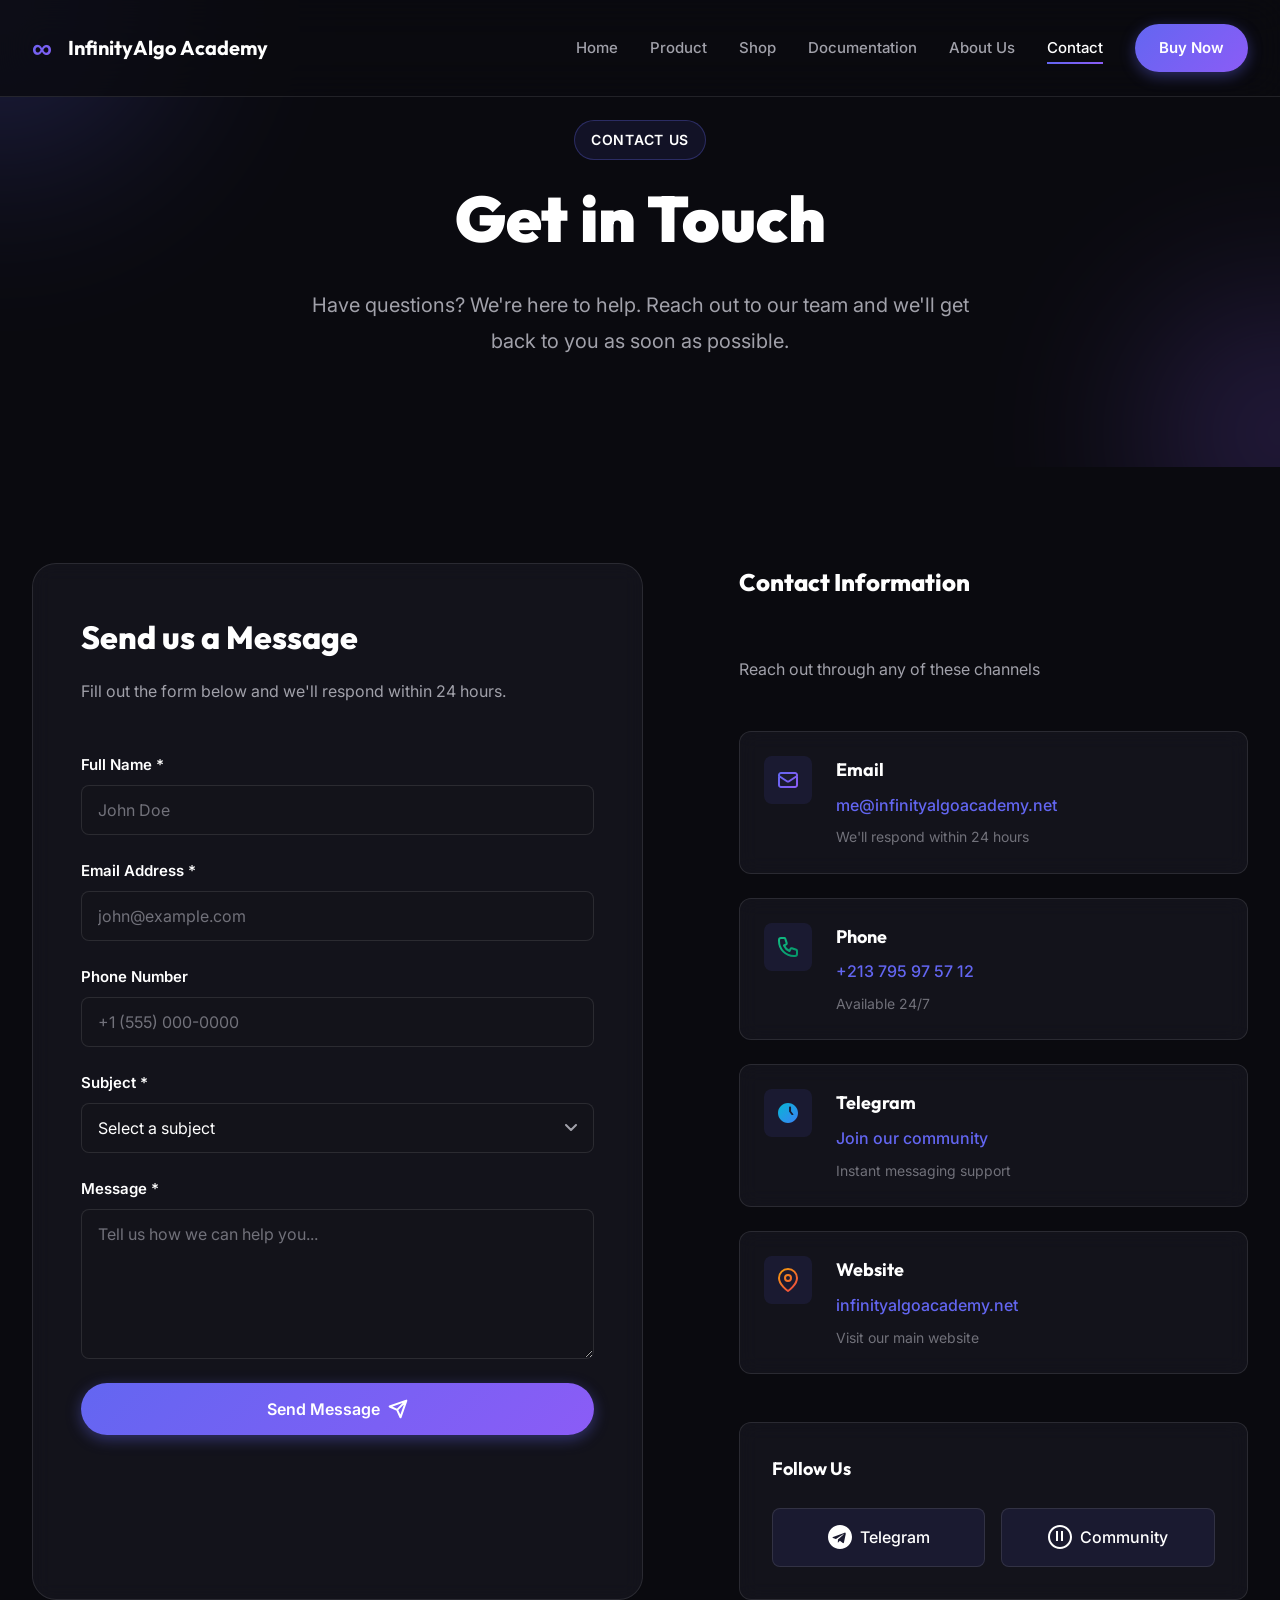
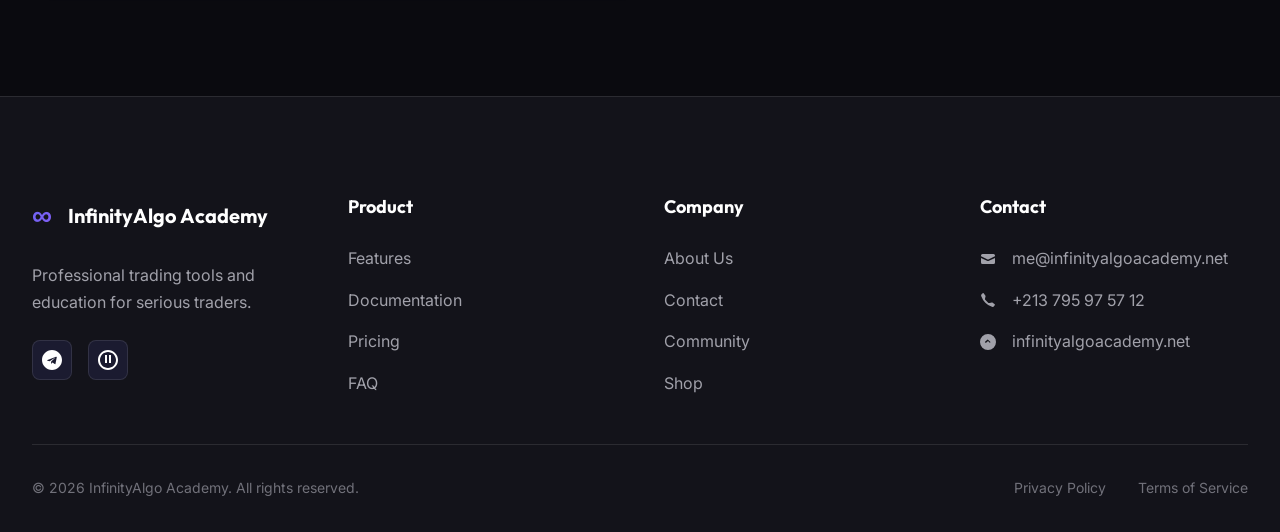
<file: TURT/contact.html>
<!DOCTYPE html>
<html lang="en">

<head>
    <meta charset="UTF-8">
    <meta name="viewport" content="width=device-width, initial-scale=1.0">
    <title>Contact Us | InfinityAlgo Academy</title>
    <meta name="description"
        content="Get in touch with InfinityAlgo Academy. We're here to help with any questions about our products, support, or trading education.">
    <link rel="stylesheet" href="style.css">
    <link rel="stylesheet" href="contact.css">
    <link rel="preconnect" href="https://fonts.googleapis.com">
    <link rel="preconnect" href="https://fonts.gstatic.com" crossorigin>
    <link
        href="https://fonts.googleapis.com/css2?family=Inter:wght@300;400;500;600;700;800;900&family=Outfit:wght@300;400;500;600;700;800;900&display=swap"
        rel="stylesheet">
</head>

<body>
    <!-- Navigation -->
    <nav class="navbar">
        <div class="container">
            <div class="nav-wrapper">
                <a href="index.html" class="logo">
                    <span class="logo-icon">∞</span>
                    <span class="logo-text">InfinityAlgo Academy</span>
                </a>

                <div class="nav-menu" id="navMenu">
                    <a href="index.html" class="nav-link">Home</a>
                    <a href="product.html" class="nav-link">Product</a>
                    <a href="shop.html" class="nav-link">Shop</a>
                    <a href="docs.html" class="nav-link">Documentation</a>
                    <a href="about.html" class="nav-link">About Us</a>
                    <a href="contact.html" class="nav-link active">Contact</a>
                    <a href="https://infinityalgoacademy.net/shop" class="btn-primary-nav">Buy Now</a>
                </div>

                <button class="mobile-menu-toggle" id="mobileMenuToggle">
                    <span></span>
                    <span></span>
                    <span></span>
                </button>
            </div>
        </div>
    </nav>

    <!-- Contact Hero -->
    <section class="contact-hero">
        <div class="hero-background">
            <div class="gradient-orb orb-1"></div>
            <div class="gradient-orb orb-2"></div>
        </div>

        <div class="container">
            <div class="contact-hero-content">
                <span class="section-badge">Contact Us</span>
                <h1 class="hero-title">Get in Touch</h1>
                <p class="hero-description">
                    Have questions? We're here to help. Reach out to our team and we'll get back to you as soon as
                    possible.
                </p>
            </div>
        </div>
    </section>

    <!-- Contact Content -->
    <section class="contact-content">
        <div class="container">
            <div class="contact-layout">
                <!-- Contact Form -->
                <div class="contact-form-wrapper">
                    <h2 class="form-title">Send us a Message</h2>
                    <p class="form-description">Fill out the form below and we'll respond within 24 hours.</p>

                    <form id="contactForm" class="contact-form">
                        <div class="form-group">
                            <label for="name" class="form-label">Full Name *</label>
                            <input type="text" id="name" name="name" class="form-input" placeholder="John Doe" required>
                        </div>

                        <div class="form-group">
                            <label for="email" class="form-label">Email Address *</label>
                            <input type="email" id="email" name="email" class="form-input"
                                placeholder="john@example.com" required>
                        </div>

                        <div class="form-group">
                            <label for="phone" class="form-label">Phone Number</label>
                            <input type="tel" id="phone" name="phone" class="form-input"
                                placeholder="+1 (555) 000-0000">
                        </div>

                        <div class="form-group">
                            <label for="subject" class="form-label">Subject *</label>
                            <select id="subject" name="subject" class="form-input" required>
                                <option value="">Select a subject</option>
                                <option value="product">Product Inquiry</option>
                                <option value="support">Technical Support</option>
                                <option value="sales">Sales Question</option>
                                <option value="partnership">Partnership</option>
                                <option value="other">Other</option>
                            </select>
                        </div>

                        <div class="form-group">
                            <label for="message" class="form-label">Message *</label>
                            <textarea id="message" name="message" class="form-input form-textarea" rows="6"
                                placeholder="Tell us how we can help you..." required></textarea>
                        </div>

                        <button type="submit" class="btn-primary btn-large btn-full">
                            <span>Send Message</span>
                            <svg width="20" height="20" viewBox="0 0 20 20" fill="none">
                                <path
                                    d="M18.3333 1.66667L9.16667 10.8333M18.3333 1.66667L12.5 18.3333L9.16667 10.8333M18.3333 1.66667L1.66667 7.5L9.16667 10.8333"
                                    stroke="currentColor" stroke-width="2" stroke-linecap="round"
                                    stroke-linejoin="round" />
                            </svg>
                        </button>
                    </form>
                </div>

                <!-- Contact Info -->
                <div class="contact-info-wrapper">
                    <h2 class="info-title">Contact Information</h2>
                    <p class="info-description">Reach out through any of these channels</p>

                    <div class="contact-methods">
                        <div class="contact-method">
                            <div class="method-icon">
                                <svg width="24" height="24" viewBox="0 0 24 24" fill="none">
                                    <path
                                        d="M3 8L10.89 13.26C11.2187 13.4793 11.6049 13.5963 12 13.5963C12.3951 13.5963 12.7813 13.4793 13.11 13.26L21 8M5 19H19C19.5304 19 20.0391 18.7893 20.4142 18.4142C20.7893 18.0391 21 17.5304 21 17V7C21 6.46957 20.7893 5.96086 20.4142 5.58579C20.0391 5.21071 19.5304 5 19 5H5C4.46957 5 3.96086 5.21071 3.58579 5.58579C3.21071 5.96086 3 6.46957 3 7V17C3 17.5304 3.21071 18.0391 3.58579 18.4142C3.96086 18.7893 4.46957 19 5 19Z"
                                        stroke="url(#methodGrad1)" stroke-width="2" stroke-linecap="round"
                                        stroke-linejoin="round" />
                                    <defs>
                                        <linearGradient id="methodGrad1" x1="3" y1="5" x2="21" y2="19"
                                            gradientUnits="userSpaceOnUse">
                                            <stop stop-color="#6366F1" />
                                            <stop offset="1" stop-color="#8B5CF6" />
                                        </linearGradient>
                                    </defs>
                                </svg>
                            </div>
                            <div class="method-content">
                                <h3 class="method-title">Email</h3>
                                <a href="mailto:me@infinityalgoacademy.net"
                                    class="method-link">me@infinityalgoacademy.net</a>
                                <p class="method-desc">We'll respond within 24 hours</p>
                            </div>
                        </div>

                        <div class="contact-method">
                            <div class="method-icon">
                                <svg width="24" height="24" viewBox="0 0 24 24" fill="none">
                                    <path
                                        d="M3 5C3 3.89543 3.89543 3 5 3H8.27924C8.70967 3 9.09181 3.27543 9.22792 3.68377L10.7257 8.17721C10.8831 8.64932 10.6694 9.16531 10.2243 9.38787L7.96701 10.5165C9.06925 12.9612 11.0388 14.9308 13.4835 16.033L14.6121 13.7757C14.8347 13.3306 15.3507 13.1169 15.8228 13.2743L20.3162 14.7721C20.7246 14.9082 21 15.2903 21 15.7208V19C21 20.1046 20.1046 21 19 21H18C9.71573 21 3 14.2843 3 6V5Z"
                                        stroke="url(#methodGrad2)" stroke-width="2" stroke-linecap="round"
                                        stroke-linejoin="round" />
                                    <defs>
                                        <linearGradient id="methodGrad2" x1="3" y1="3" x2="21" y2="21"
                                            gradientUnits="userSpaceOnUse">
                                            <stop stop-color="#10B981" />
                                            <stop offset="1" stop-color="#059669" />
                                        </linearGradient>
                                    </defs>
                                </svg>
                            </div>
                            <div class="method-content">
                                <h3 class="method-title">Phone</h3>
                                <a href="tel:+213795975712" class="method-link">+213 795 97 57 12</a>
                                <p class="method-desc">Available 24/7</p>
                            </div>
                        </div>

                        <div class="contact-method">
                            <div class="method-icon">
                                <svg width="24" height="24" viewBox="0 0 24 24" fill="none">
                                    <path
                                        d="M12 2C6.48 2 2 6.48 2 12C2 17.52 6.48 22 12 22C17.52 22 22 17.52 22 12C22 6.48 17.52 2 12 2ZM16.64 13.96C16.49 14.07 16.32 14.12 16.16 14.12C15.93 14.12 15.7 14.02 15.54 13.82L13.38 11.1C13.17 10.84 13.06 10.51 13.06 10.18V6.5C13.06 5.95 13.51 5.5 14.06 5.5C14.61 5.5 15.06 5.95 15.06 6.5V10.18L17.22 12.9C17.53 13.28 17.47 13.84 16.64 13.96Z"
                                        fill="url(#methodGrad3)" />
                                    <defs>
                                        <linearGradient id="methodGrad3" x1="2" y1="2" x2="22" y2="22"
                                            gradientUnits="userSpaceOnUse">
                                            <stop stop-color="#06B6D4" />
                                            <stop offset="1" stop-color="#3B82F6" />
                                        </linearGradient>
                                    </defs>
                                </svg>
                            </div>
                            <div class="method-content">
                                <h3 class="method-title">Telegram</h3>
                                <a href="https://t.me/InfinityAlgo_Group_Topics" class="method-link"
                                    target="_blank">Join our community</a>
                                <p class="method-desc">Instant messaging support</p>
                            </div>
                        </div>

                        <div class="contact-method">
                            <div class="method-icon">
                                <svg width="24" height="24" viewBox="0 0 24 24" fill="none">
                                    <path
                                        d="M21 10C21 17 12 23 12 23C12 23 3 17 3 10C3 7.61305 3.94821 5.32387 5.63604 3.63604C7.32387 1.94821 9.61305 1 12 1C14.3869 1 16.6761 1.94821 18.364 3.63604C20.0518 5.32387 21 7.61305 21 10Z"
                                        stroke="url(#methodGrad4)" stroke-width="2" stroke-linecap="round"
                                        stroke-linejoin="round" />
                                    <path
                                        d="M12 13C13.6569 13 15 11.6569 15 10C15 8.34315 13.6569 7 12 7C10.3431 7 9 8.34315 9 10C9 11.6569 10.3431 13 12 13Z"
                                        stroke="url(#methodGrad4)" stroke-width="2" stroke-linecap="round"
                                        stroke-linejoin="round" />
                                    <defs>
                                        <linearGradient id="methodGrad4" x1="3" y1="1" x2="21" y2="23"
                                            gradientUnits="userSpaceOnUse">
                                            <stop stop-color="#F59E0B" />
                                            <stop offset="1" stop-color="#EF4444" />
                                        </linearGradient>
                                    </defs>
                                </svg>
                            </div>
                            <div class="method-content">
                                <h3 class="method-title">Website</h3>
                                <a href="https://infinityalgoacademy.net" class="method-link"
                                    target="_blank">infinityalgoacademy.net</a>
                                <p class="method-desc">Visit our main website</p>
                            </div>
                        </div>
                    </div>

                    <div class="social-section">
                        <h3 class="social-title">Follow Us</h3>
                        <div class="social-links-large">
                            <a href="https://t.me/InfinityAlgo_Group_Topics" class="social-link-large" target="_blank">
                                <svg width="24" height="24" viewBox="0 0 24 24" fill="currentColor">
                                    <path
                                        d="M12 0C5.373 0 0 5.373 0 12s5.373 12 12 12 12-5.373 12-12S18.627 0 12 0zm5.894 8.221l-1.97 9.28c-.145.658-.537.818-1.084.508l-3-2.21-1.446 1.394c-.14.18-.357.295-.6.295-.002 0-.003 0-.005 0l.213-3.054 5.56-5.022c.24-.213-.054-.334-.373-.121L7.94 13.983l-2.96-.924c-.64-.203-.658-.64.135-.954l11.566-4.458c.538-.196.994.12.82.954z" />
                                </svg>
                                <span>Telegram</span>
                            </a>
                            <a href="https://infinityalgoacademy.net/community" class="social-link-large"
                                target="_blank">
                                <svg width="24" height="24" viewBox="0 0 24 24" fill="currentColor">
                                    <path
                                        d="M12 0C5.373 0 0 5.373 0 12s5.373 12 12 12 12-5.373 12-12S18.627 0 12 0zm0 22c-5.514 0-10-4.486-10-10S6.486 2 12 2s10 4.486 10 10-4.486 10-10 10zm-2-16H8v10h2V6zm5 0h-2v10h2V6z" />
                                </svg>
                                <span>Community</span>
                            </a>
                        </div>
                    </div>
                </div>
            </div>
        </div>
    </section>

    <!-- Footer -->
    <footer class="footer">
        <div class="container">
            <div class="footer-content">
                <div class="footer-column">
                    <div class="footer-logo">
                        <span class="logo-icon">∞</span>
                        <span class="logo-text">InfinityAlgo Academy</span>
                    </div>
                    <p class="footer-description">Professional trading tools and education for serious traders.</p>
                    <div class="social-links">
                        <a href="https://t.me/InfinityAlgo_Group_Topics" class="social-link" aria-label="Telegram">
                            <svg width="20" height="20" viewBox="0 0 20 20" fill="currentColor">
                                <path
                                    d="M10 0C4.477 0 0 4.477 0 10s4.477 10 10 10 10-4.477 10-10S15.523 0 10 0zm4.92 6.56l-1.43 7.14c-.11.52-.39.65-.79.4l-2.18-1.61-1.05 1.01c-.12.12-.22.22-.44.22l.16-2.22 4.03-3.64c.18-.16-.04-.24-.27-.09L7.63 11.3l-2.15-.67c-.47-.15-.48-.47.1-.7l8.4-3.24c.39-.14.73.09.6.67z" />
                            </svg>
                        </a>
                        <a href="https://infinityalgoacademy.net/community" class="social-link" aria-label="Community">
                            <svg width="20" height="20" viewBox="0 0 20 20" fill="currentColor">
                                <path
                                    d="M10 0C4.477 0 0 4.477 0 10s4.477 10 10 10 10-4.477 10-10S15.523 0 10 0zm0 18c-4.411 0-8-3.589-8-8s3.589-8 8-8 8 3.589 8 8-3.589 8-8 8zm-1-13H7v8h2V5zm4 0h-2v8h2V5z" />
                            </svg>
                        </a>
                    </div>
                </div>

                <div class="footer-column">
                    <h4 class="footer-heading">Product</h4>
                    <ul class="footer-links">
                        <li><a href="product.html">Features</a></li>
                        <li><a href="docs.html">Documentation</a></li>
                        <li><a href="shop.html">Pricing</a></li>
                        <li><a href="product.html#faq">FAQ</a></li>
                    </ul>
                </div>

                <div class="footer-column">
                    <h4 class="footer-heading">Company</h4>
                    <ul class="footer-links">
                        <li><a href="about.html">About Us</a></li>
                        <li><a href="contact.html">Contact</a></li>
                        <li><a href="https://infinityalgoacademy.net/community">Community</a></li>
                        <li><a href="https://infinityalgoacademy.net/shop">Shop</a></li>
                    </ul>
                </div>

                <div class="footer-column">
                    <h4 class="footer-heading">Contact</h4>
                    <ul class="footer-contact">
                        <li>
                            <svg width="16" height="16" viewBox="0 0 16 16" fill="currentColor">
                                <path
                                    d="M2.5 3A1.5 1.5 0 001 4.5v.793c.026.009.051.02.076.032L7.674 8.51c.206.1.446.1.652 0l6.598-3.185A.755.755 0 0015 5.293V4.5A1.5 1.5 0 0013.5 3h-11z" />
                                <path
                                    d="M15 6.954L8.978 9.86a2.25 2.25 0 01-1.956 0L1 6.954V11.5A1.5 1.5 0 002.5 13h11a1.5 1.5 0 001.5-1.5V6.954z" />
                            </svg>
                            <a href="mailto:me@infinityalgoacademy.net">me@infinityalgoacademy.net</a>
                        </li>
                        <li>
                            <svg width="16" height="16" viewBox="0 0 16 16" fill="currentColor">
                                <path
                                    d="M3.654 1.328a.678.678 0 00-1.015-.063L1.605 2.3c-.483.484-.661 1.169-.45 1.77a17.568 17.568 0 004.168 6.608 17.569 17.569 0 006.608 4.168c.601.211 1.286.033 1.77-.45l1.034-1.034a.678.678 0 00-.063-1.015l-2.307-1.794a.678.678 0 00-.58-.122l-2.19.547a1.745 1.745 0 01-1.657-.459L5.482 8.062a1.745 1.745 0 01-.46-1.657l.548-2.19a.678.678 0 00-.122-.58L3.654 1.328z" />
                            </svg>
                            <a href="tel:+213795975712">+213 795 97 57 12</a>
                        </li>
                        <li>
                            <svg width="16" height="16" viewBox="0 0 16 16" fill="currentColor">
                                <path
                                    d="M8 0a8 8 0 100 16A8 8 0 008 0zM5.78 8.58a.5.5 0 01-.706-.708L7.293 5.65a.5.5 0 01.708 0l2.22 2.22a.5.5 0 11-.708.708L8 7.061 6.487 8.574z" />
                            </svg>
                            <a href="https://infinityalgoacademy.net">infinityalgoacademy.net</a>
                        </li>
                    </ul>
                </div>
            </div>

            <div class="footer-bottom">
                <p>&copy; 2026 InfinityAlgo Academy. All rights reserved.</p>
                <div class="footer-bottom-links">
                    <a href="privacy.html">Privacy Policy</a>
                    <a href="terms.html">Terms of Service</a>
                </div>
            </div>
        </div>
    </footer>

    <script src="script.js"></script>
</body>

</html>
</file>
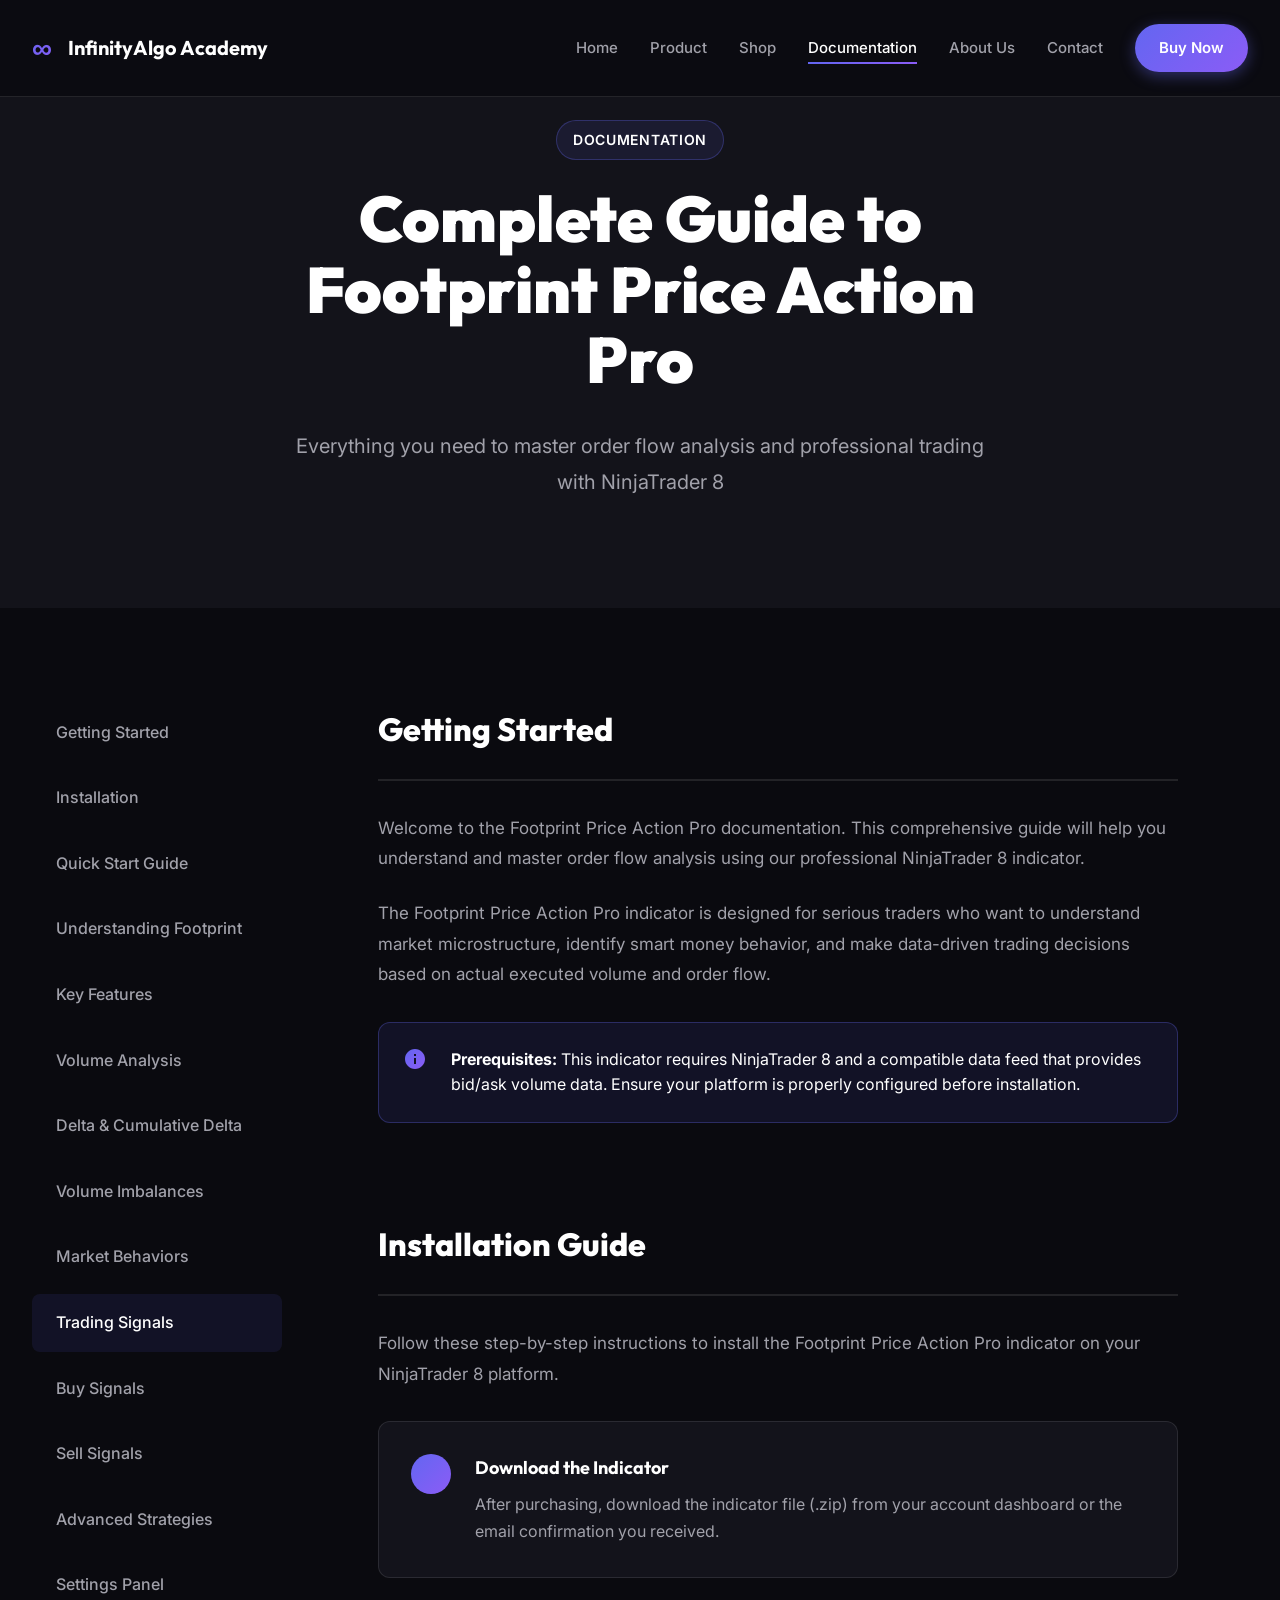
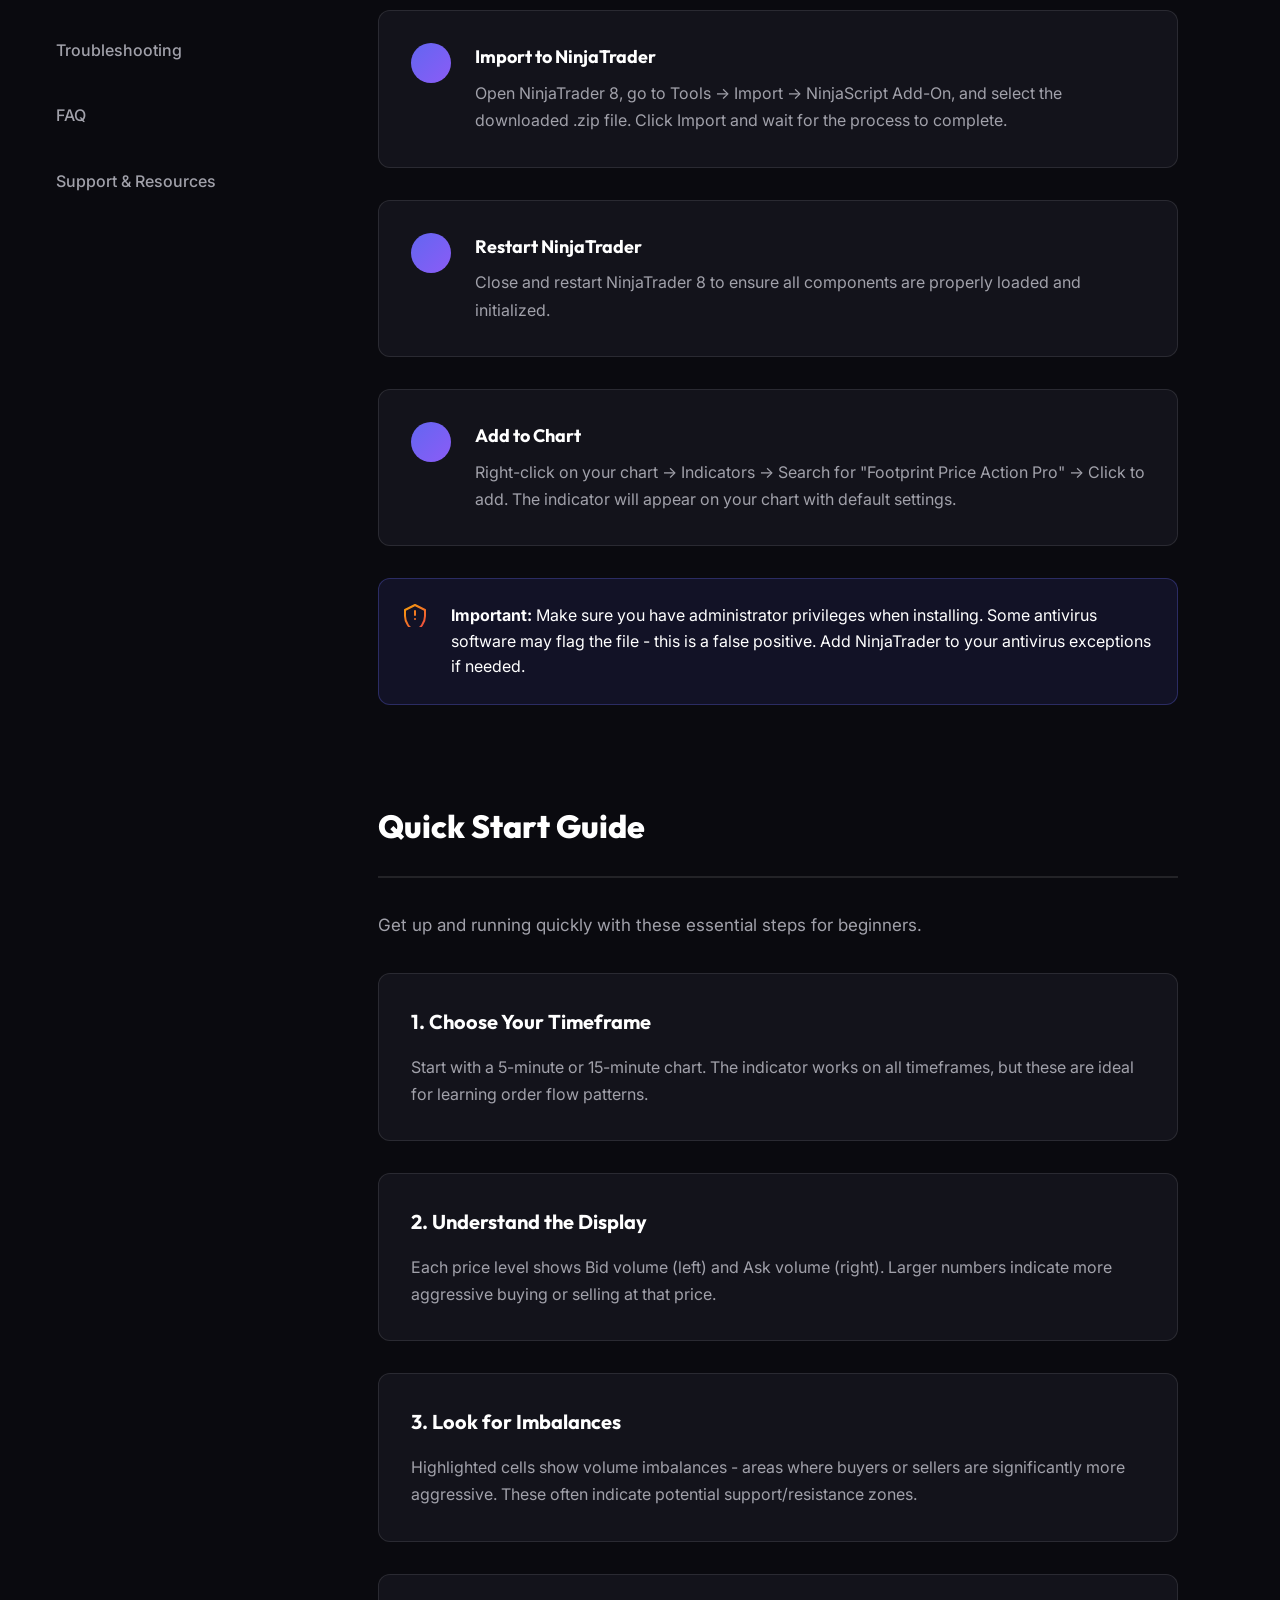
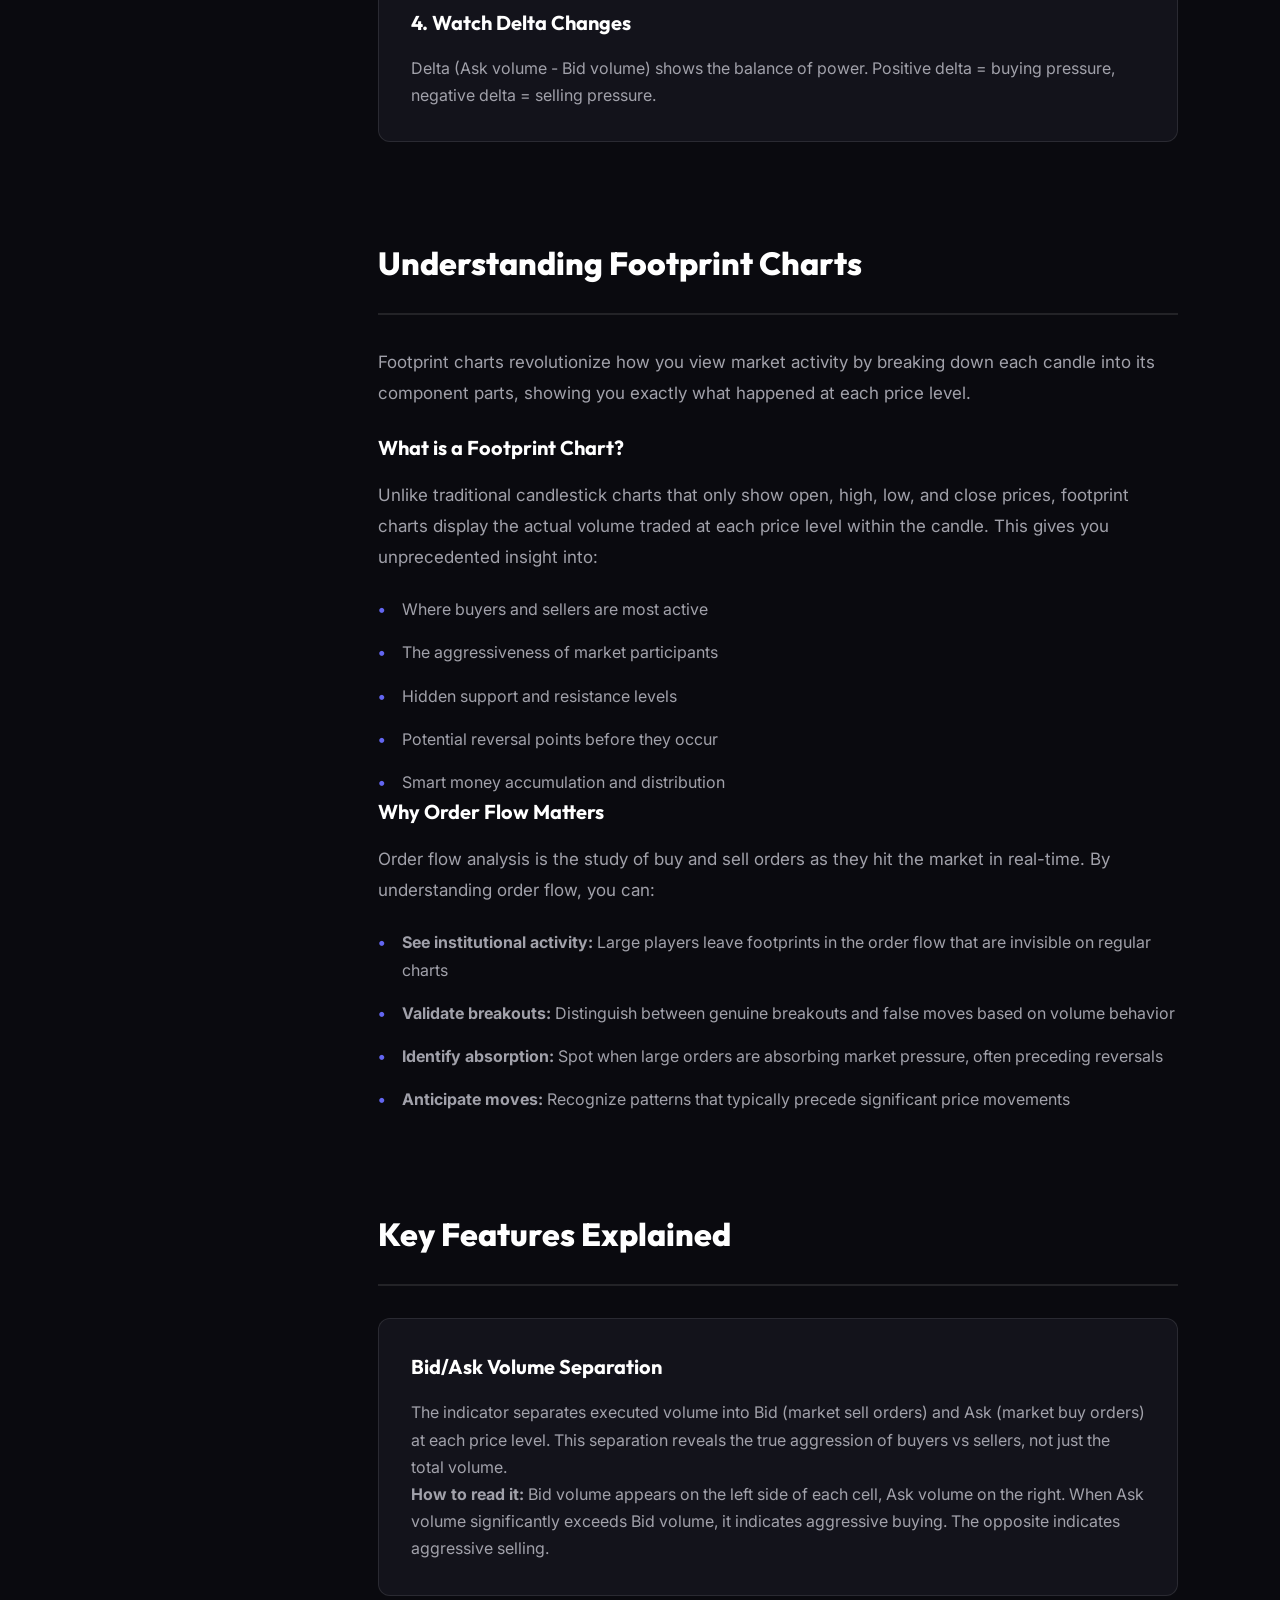
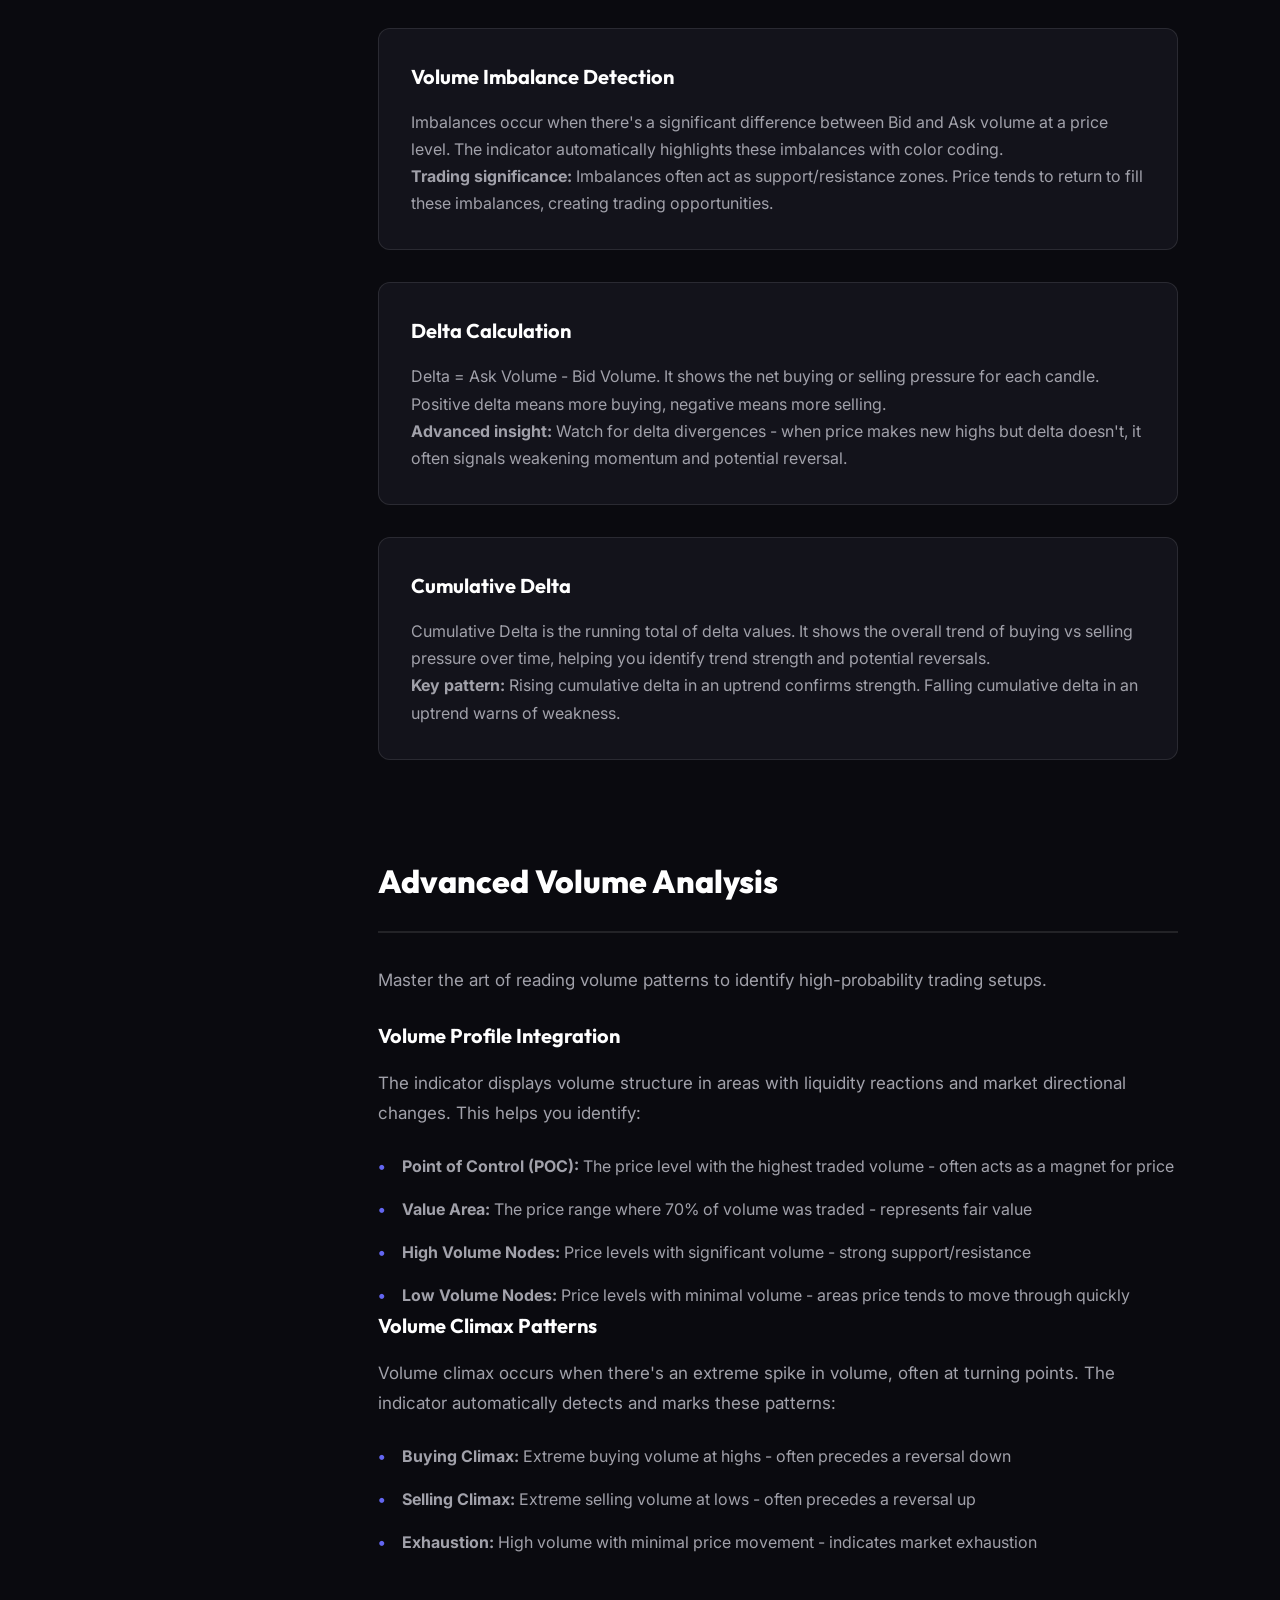
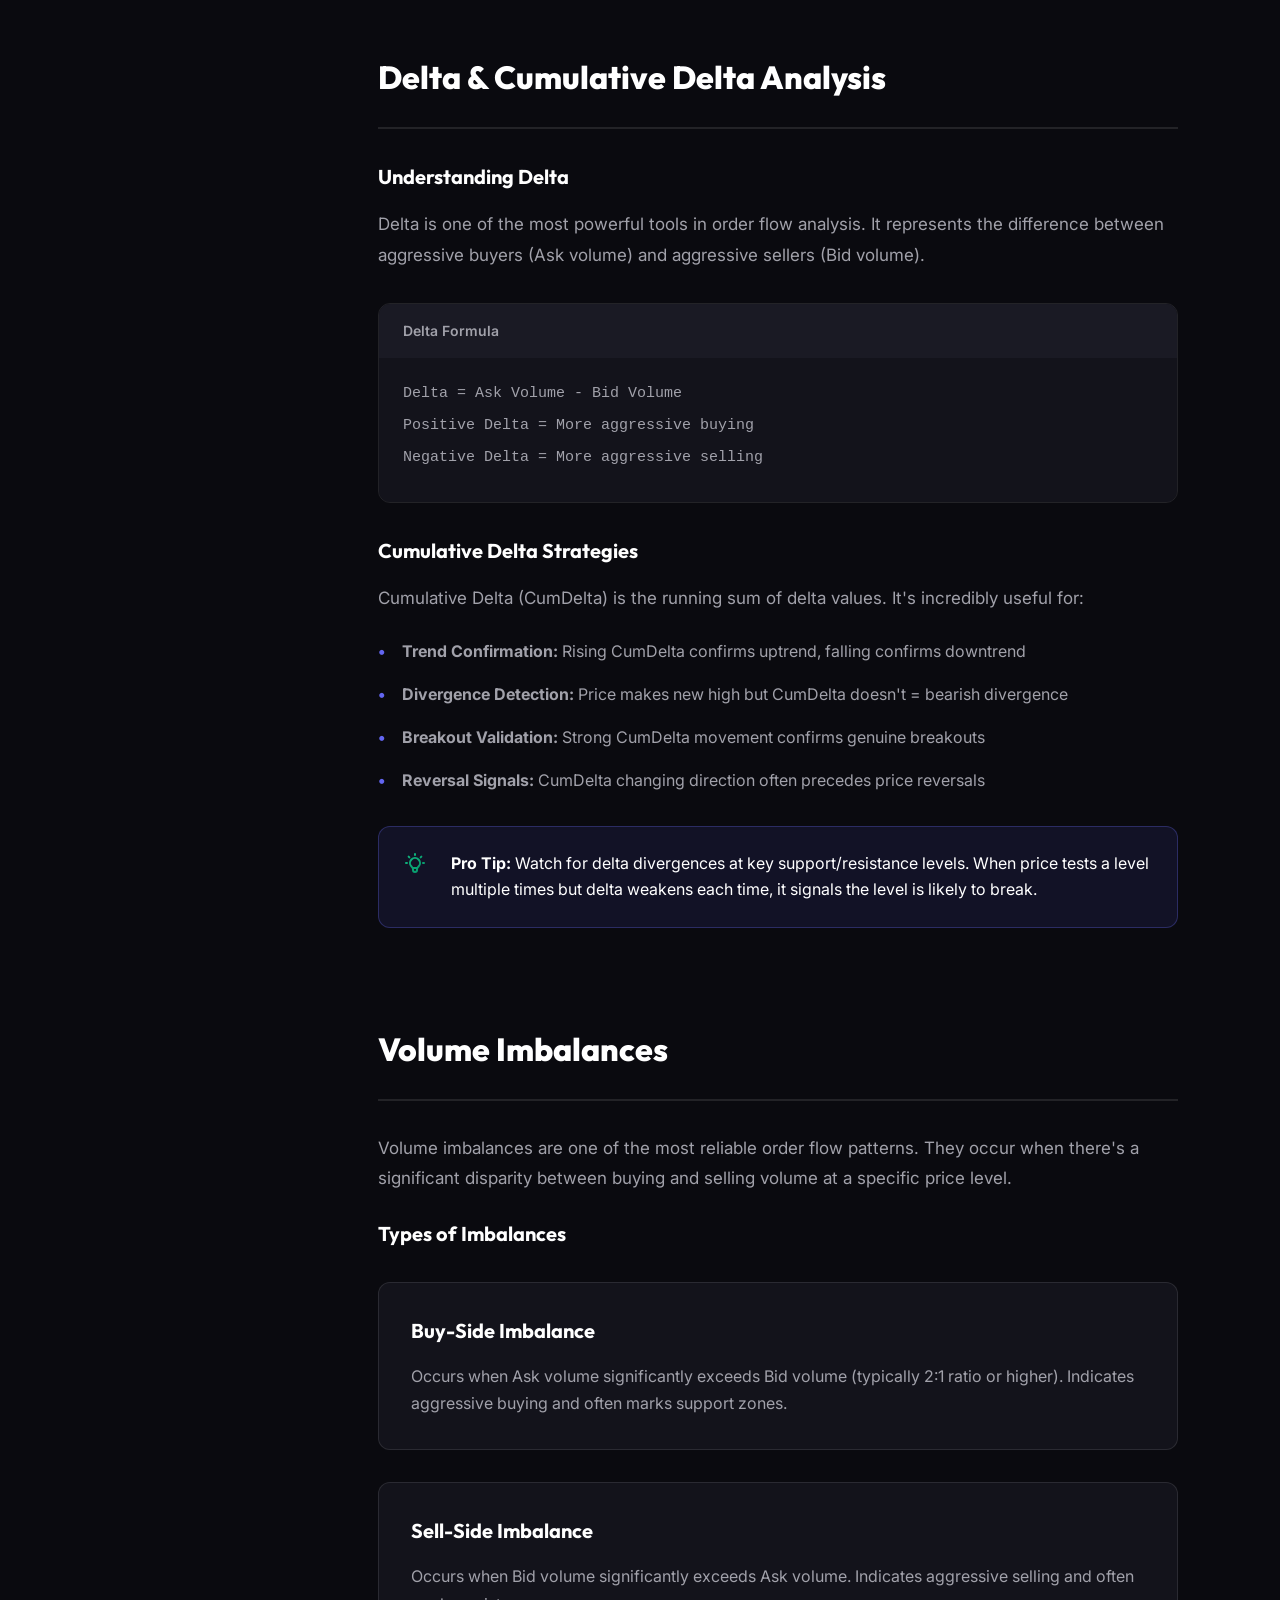
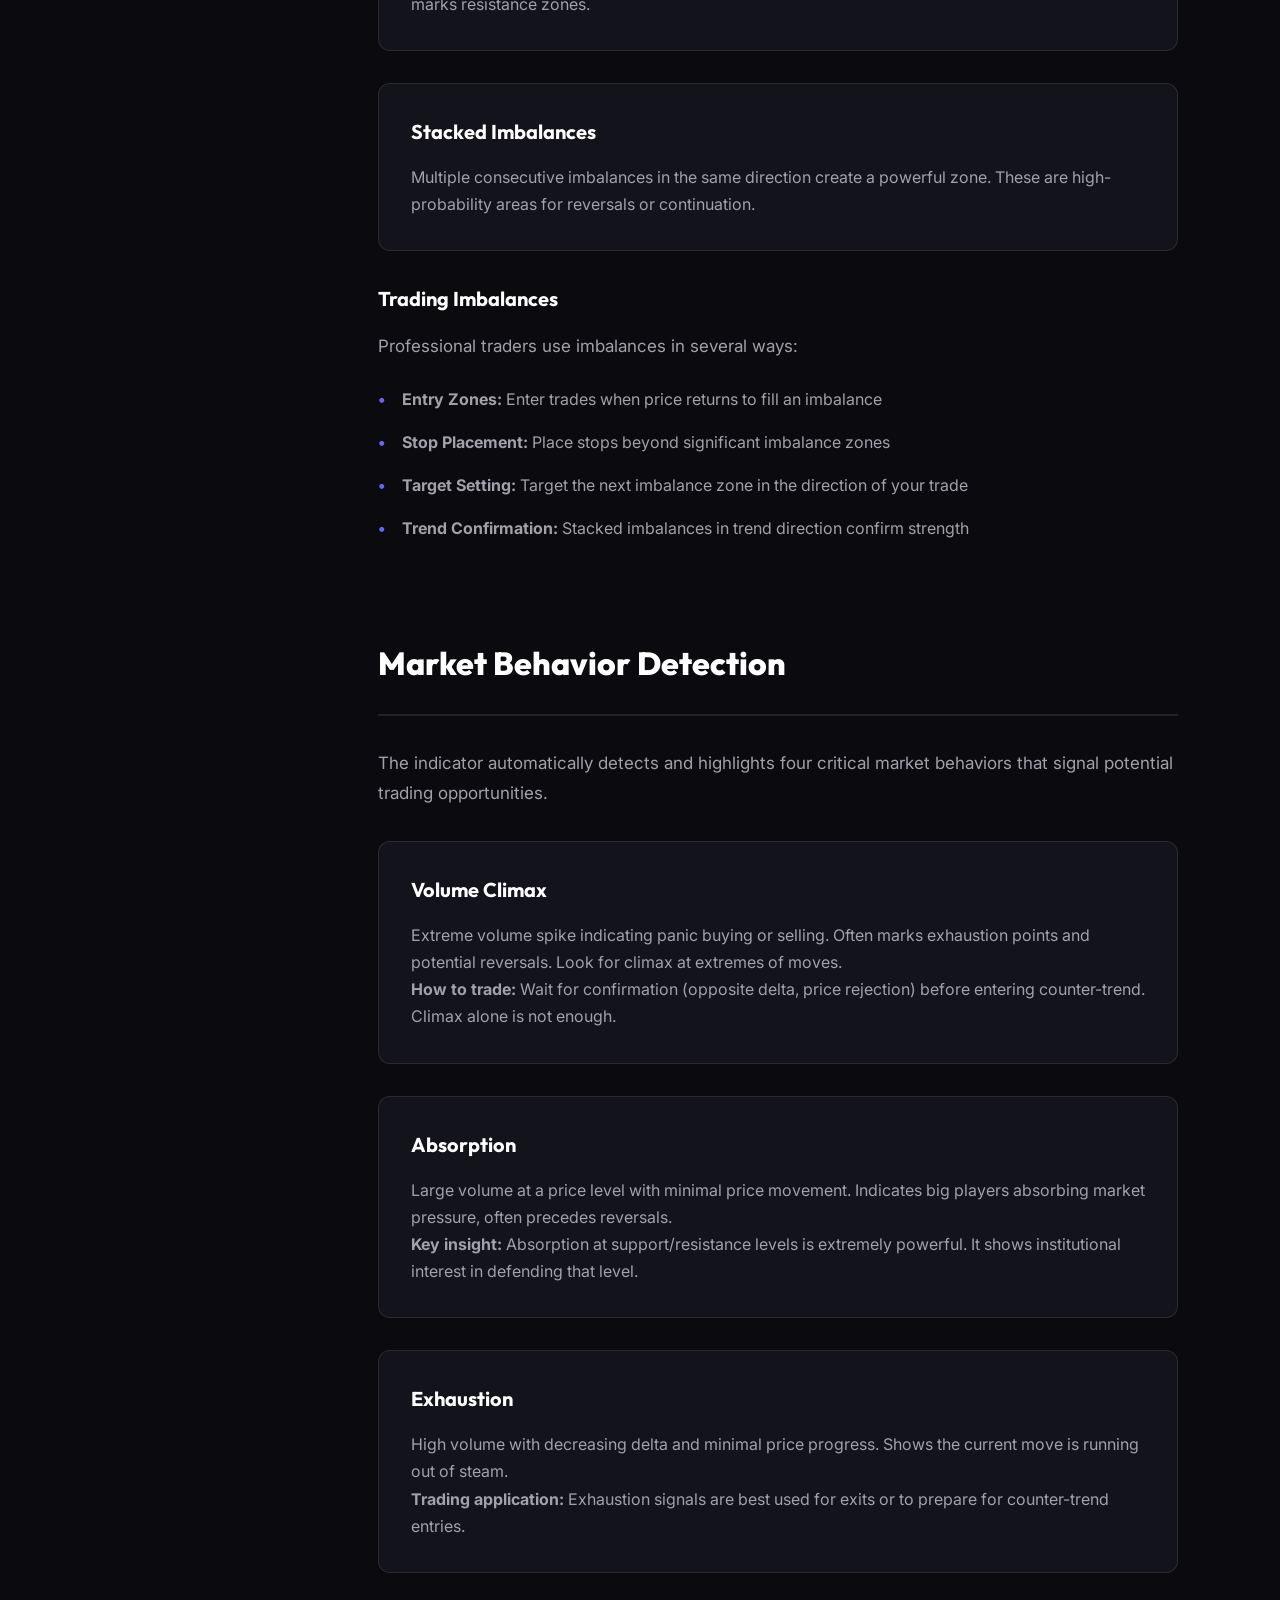
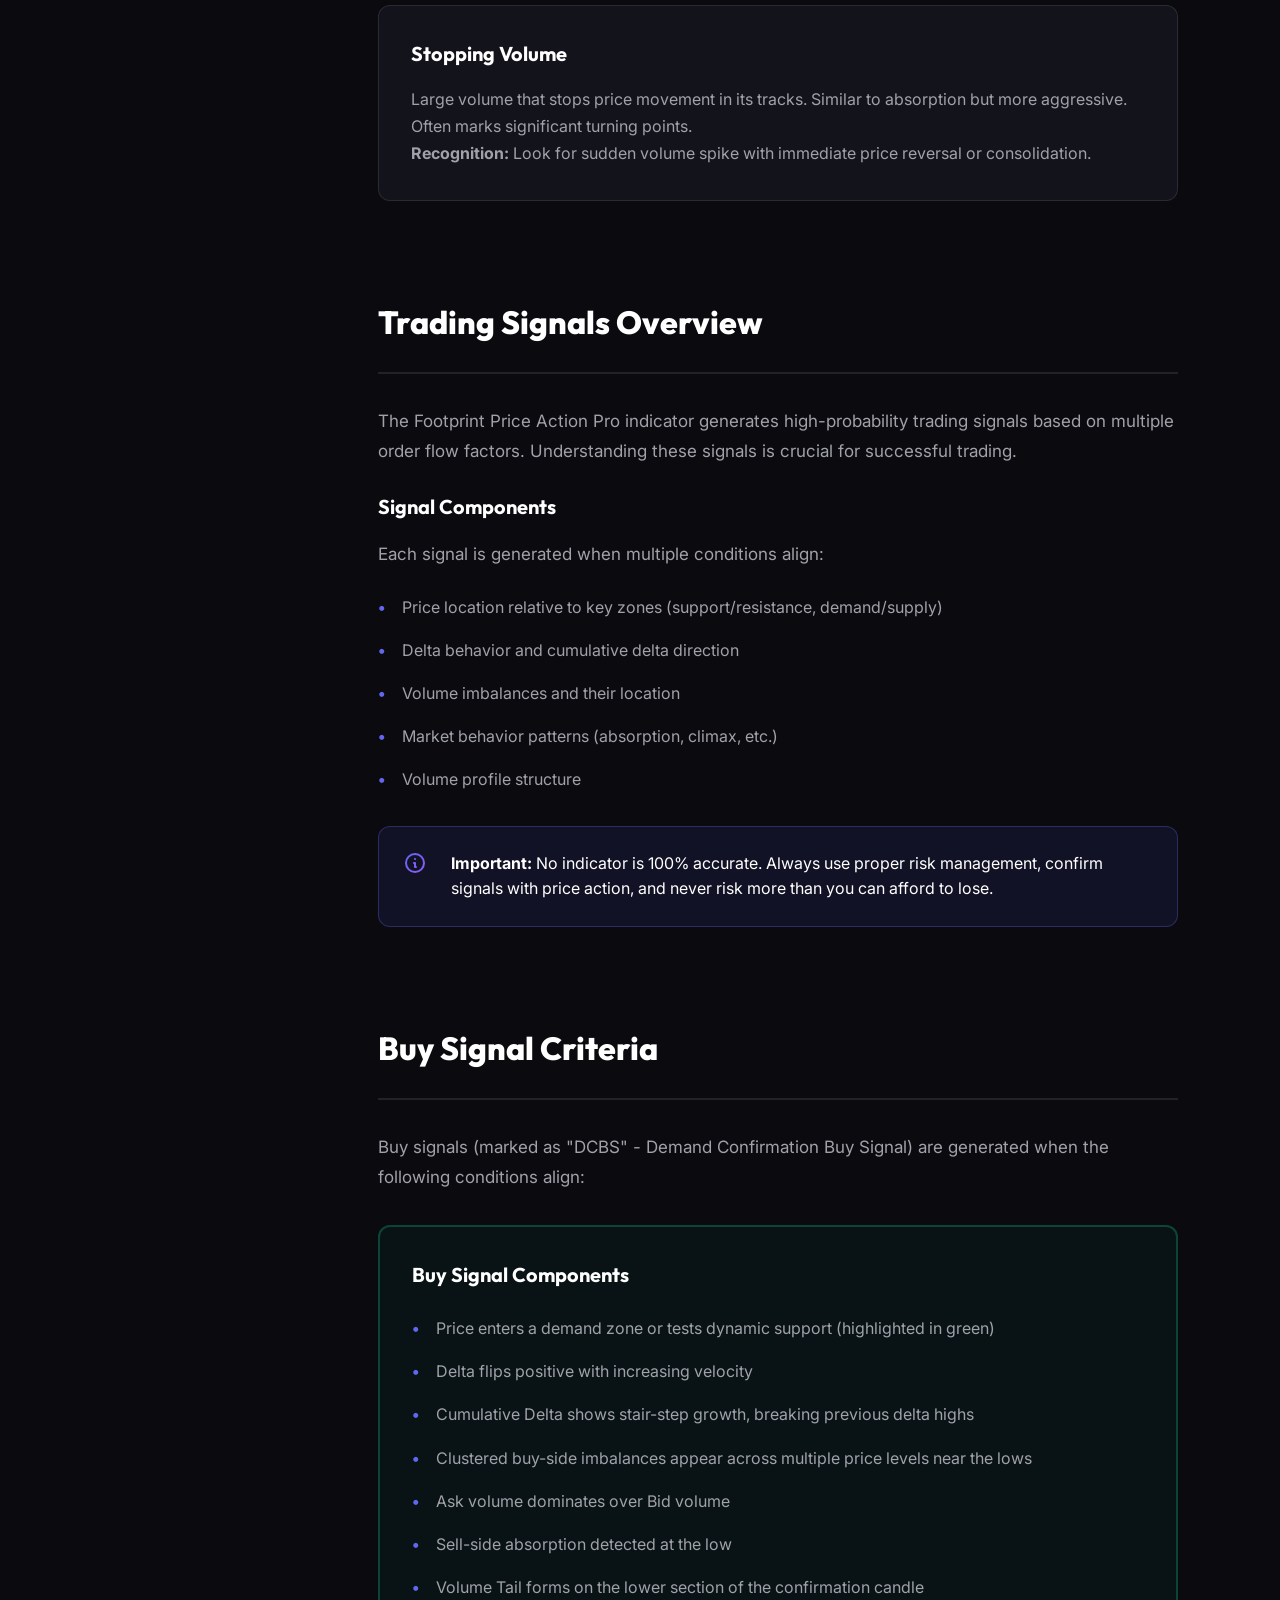
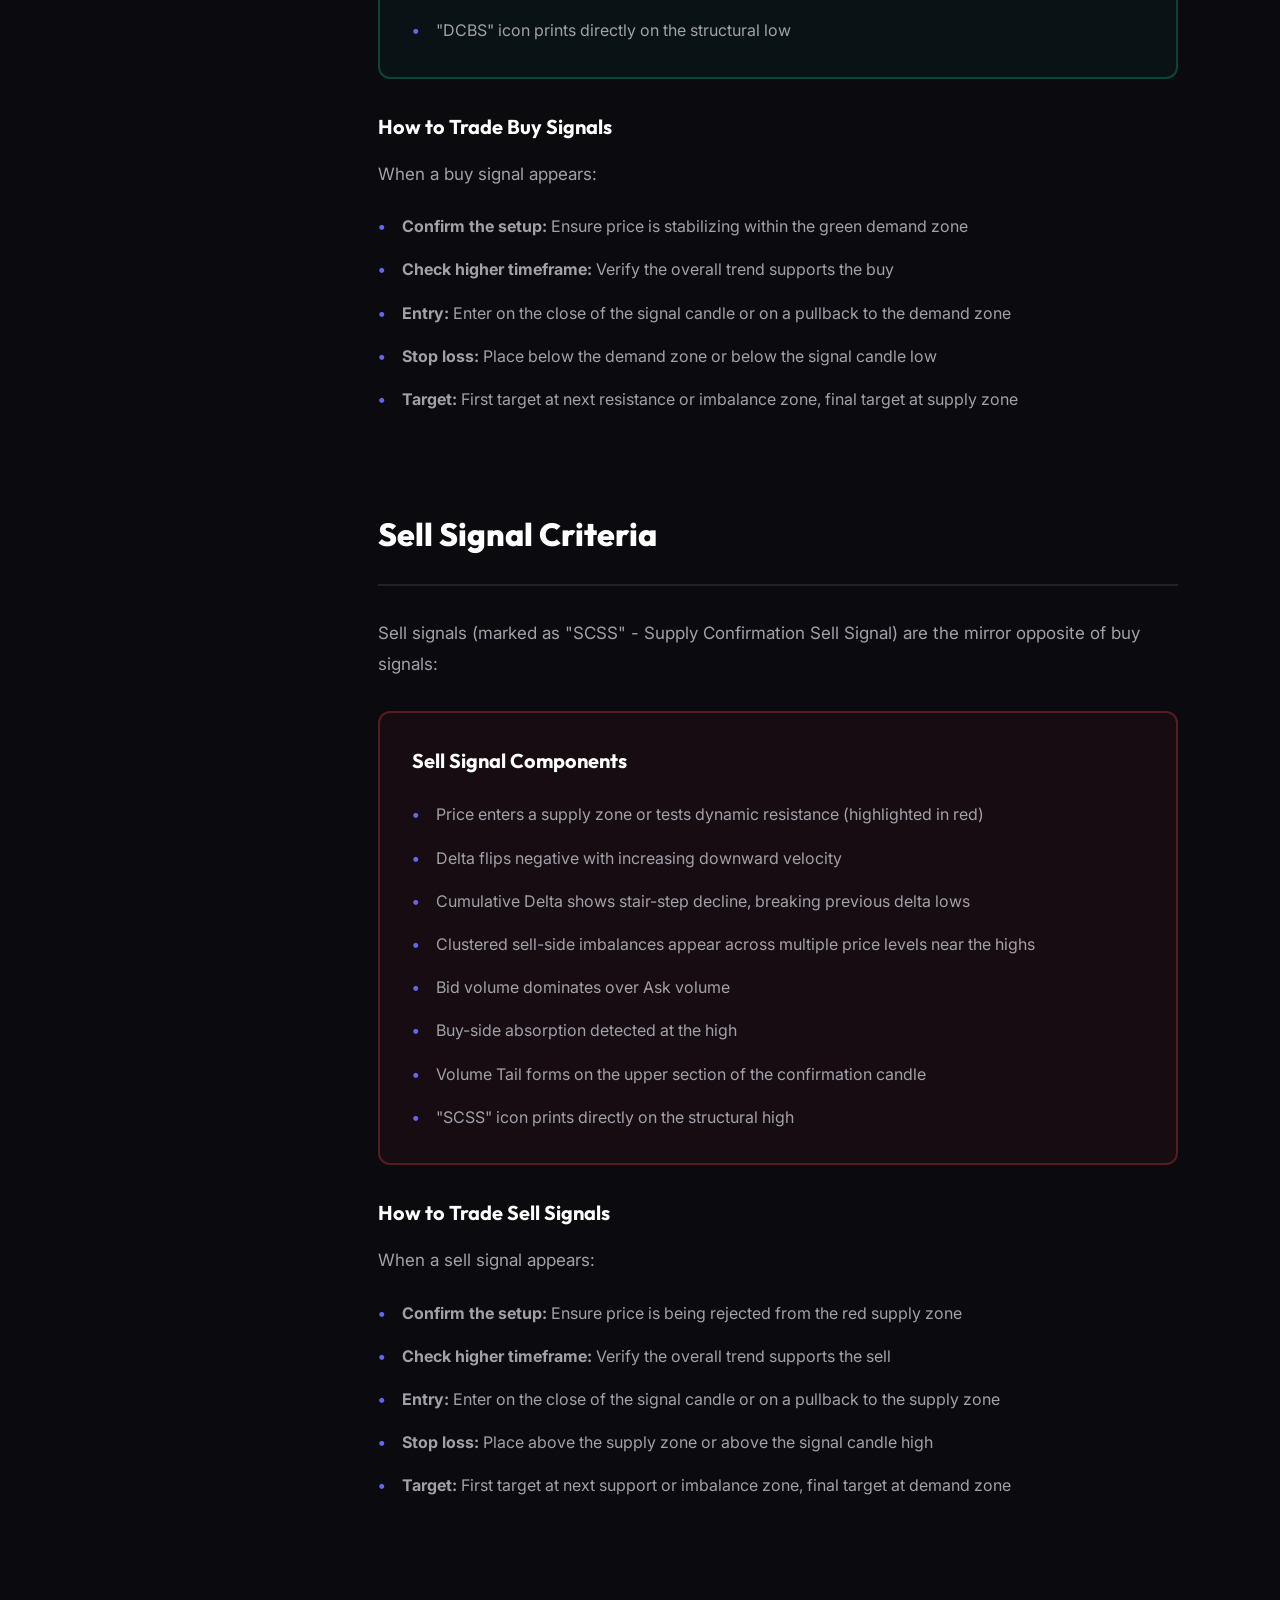
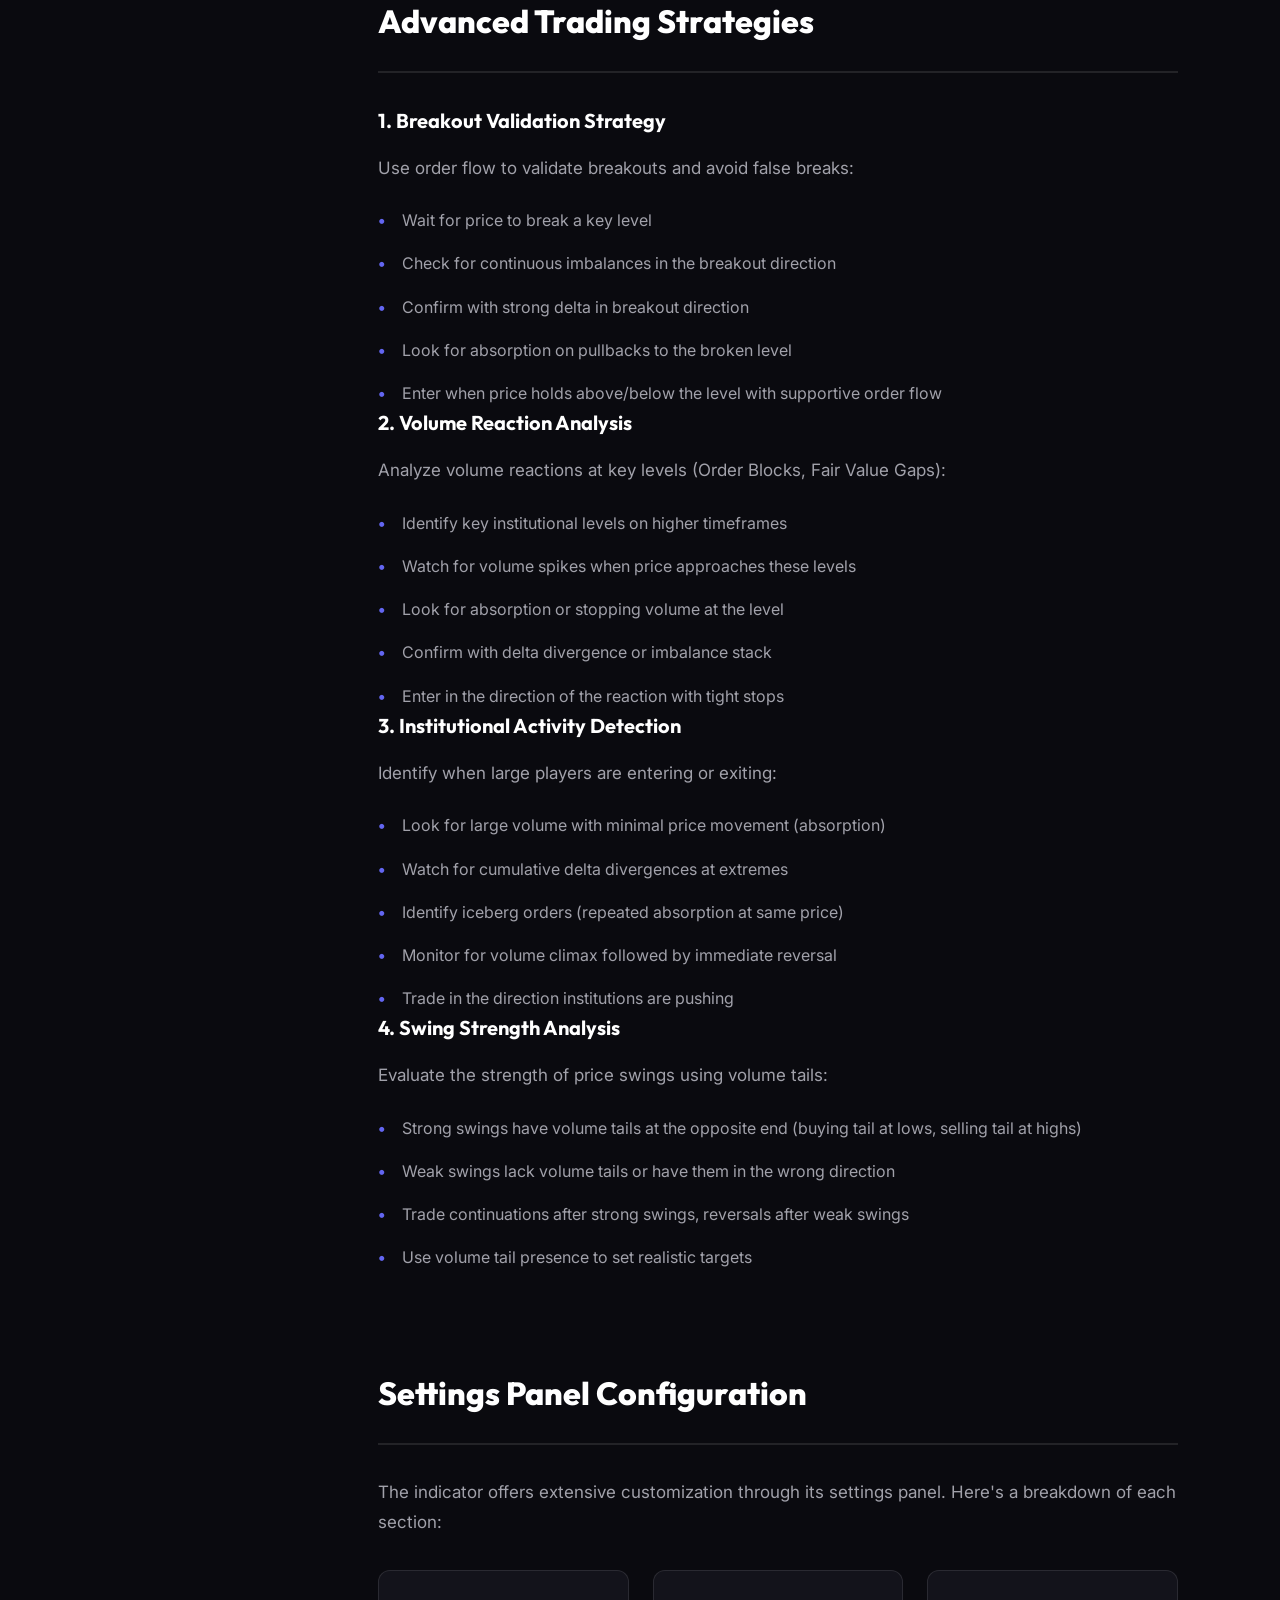
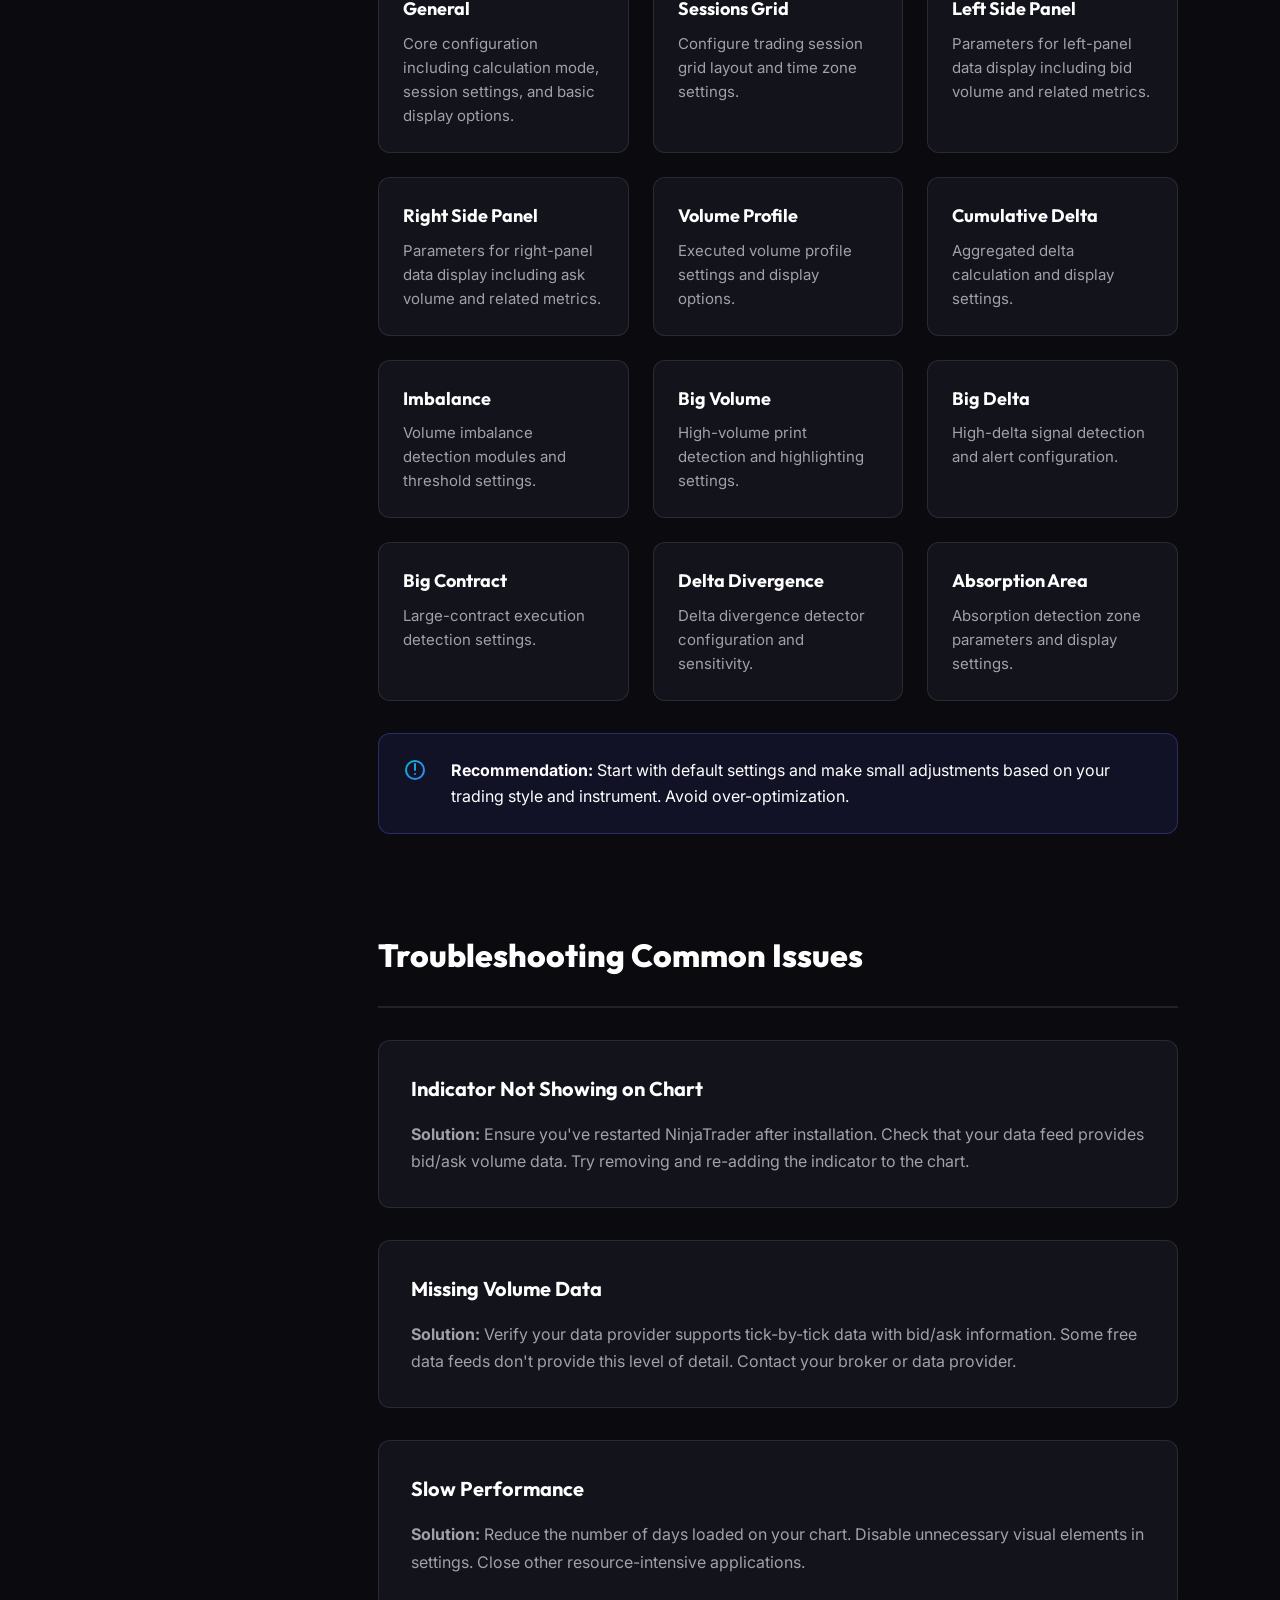
<file: TURT/docs.html>
<!DOCTYPE html>
<html lang="en">

<head>
    <meta charset="UTF-8">
    <meta name="viewport" content="width=device-width, initial-scale=1.0">
    <title>Complete Documentation - Footprint Price Action Pro | NinjaTrader Order Flow Indicator Guide</title>
    <meta name="description"
        content="Comprehensive documentation for Footprint Price Action Pro indicator. Learn installation, configuration, trading signals, order flow analysis, and advanced strategies for NinjaTrader 8.">
    <meta name="keywords"
        content="footprint indicator, order flow, ninjatrader 8, volume analysis, delta trading, market microstructure, bid ask analysis, trading documentation, price action">
    <meta name="author" content="InfinityAlgo Academy">

    <!-- Open Graph / Facebook -->
    <meta property="og:type" content="article">
    <meta property="og:url" content="https://infinityalgoacademy.net/FP%20Pro/docs.html">
    <meta property="og:title" content="Footprint Price Action Pro - Complete Documentation">
    <meta property="og:description"
        content="Master order flow trading with our comprehensive guide to the Footprint Price Action Pro indicator for NinjaTrader 8.">

    <!-- Twitter -->
    <meta property="twitter:card" content="summary_large_image">
    <meta property="twitter:url" content="https://infinityalgoacademy.net/FP%20Pro/docs.html">
    <meta property="twitter:title" content="Footprint Price Action Pro - Complete Documentation">
    <meta property="twitter:description"
        content="Master order flow trading with our comprehensive guide to the Footprint Price Action Pro indicator for NinjaTrader 8.">

    <!-- Schema.org markup for Google -->
    <script type="application/ld+json">
    {
      "@context": "https://schema.org",
      "@type": "TechArticle",
      "headline": "Footprint Price Action Pro - Complete Documentation",
      "description": "Comprehensive guide for using the Footprint Price Action Pro indicator in NinjaTrader 8",
      "author": {
        "@type": "Organization",
        "name": "InfinityAlgo Academy"
      },
      "publisher": {
        "@type": "Organization",
        "name": "InfinityAlgo Academy",
        "url": "https://infinityalgoacademy.net"
      },
      "datePublished": "2026-01-29",
      "dateModified": "2026-01-29"
    }
    </script>

    <link rel="stylesheet" href="style.css">
    <link rel="stylesheet" href="docs.css">
    <link rel="preconnect" href="https://fonts.googleapis.com">
    <link rel="preconnect" href="https://fonts.gstatic.com" crossorigin>
    <link
        href="https://fonts.googleapis.com/css2?family=Inter:wght@300;400;500;600;700;800;900&family=Outfit:wght@300;400;500;600;700;800;900&display=swap"
        rel="stylesheet">
    <link rel="canonical" href="https://infinityalgoacademy.net/FP%20Pro/docs.html">
</head>

<body>
    <!-- Navigation -->
    <nav class="navbar">
        <div class="container">
            <div class="nav-wrapper">
                <a href="index.html" class="logo">
                    <span class="logo-icon">∞</span>
                    <span class="logo-text">InfinityAlgo Academy</span>
                </a>

                <div class="nav-menu" id="navMenu">
                    <a href="index.html" class="nav-link">Home</a>
                    <a href="product.html" class="nav-link">Product</a>
                    <a href="shop.html" class="nav-link">Shop</a>
                    <a href="docs.html" class="nav-link active">Documentation</a>
                    <a href="about.html" class="nav-link">About Us</a>
                    <a href="contact.html" class="nav-link">Contact</a>
                    <a href="https://infinityalgoacademy.net/shop" class="btn-primary-nav">Buy Now</a>
                </div>

                <button class="mobile-menu-toggle" id="mobileMenuToggle">
                    <span></span>
                    <span></span>
                    <span></span>
                </button>
            </div>
        </div>
    </nav>

    <!-- Docs Hero -->
    <section class="docs-hero">
        <div class="container">
            <div class="docs-hero-content">
                <span class="section-badge">Documentation</span>
                <h1 class="hero-title">Complete Guide to Footprint Price Action Pro</h1>
                <p class="hero-description">
                    Everything you need to master order flow analysis and professional trading with NinjaTrader 8
                </p>
            </div>
        </div>
    </section>

    <!-- Documentation Content -->
    <section class="docs-content">
        <div class="container">
            <div class="docs-layout">
                <!-- Sidebar Navigation -->
                <aside class="docs-sidebar">
                    <nav class="docs-nav">
                        <a href="#getting-started" class="docs-nav-link active">Getting Started</a>
                        <a href="#installation" class="docs-nav-link">Installation</a>
                        <a href="#quick-start" class="docs-nav-link">Quick Start Guide</a>
                        <a href="#understanding-footprint" class="docs-nav-link">Understanding Footprint</a>
                        <a href="#key-features" class="docs-nav-link">Key Features</a>
                        <a href="#volume-analysis" class="docs-nav-link">Volume Analysis</a>
                        <a href="#delta-cumulative" class="docs-nav-link">Delta & Cumulative Delta</a>
                        <a href="#imbalances" class="docs-nav-link">Volume Imbalances</a>
                        <a href="#market-behaviors" class="docs-nav-link">Market Behaviors</a>
                        <a href="#trading-signals" class="docs-nav-link">Trading Signals</a>
                        <a href="#buy-signals" class="docs-nav-link">Buy Signals</a>
                        <a href="#sell-signals" class="docs-nav-link">Sell Signals</a>
                        <a href="#advanced-strategies" class="docs-nav-link">Advanced Strategies</a>
                        <a href="#settings" class="docs-nav-link">Settings Panel</a>
                        <a href="#troubleshooting" class="docs-nav-link">Troubleshooting</a>
                        <a href="#faq" class="docs-nav-link">FAQ</a>
                        <a href="#support" class="docs-nav-link">Support & Resources</a>
                    </nav>
                </aside>

                <!-- Main Content -->
                <main class="docs-main">
                    <!-- Getting Started -->
                    <article id="getting-started" class="docs-section">
                        <h2 class="docs-heading">Getting Started</h2>
                        <p class="docs-text">
                            Welcome to the Footprint Price Action Pro documentation. This comprehensive guide will help
                            you understand and master order flow analysis using our professional NinjaTrader 8
                            indicator.
                        </p>
                        <p class="docs-text">
                            The Footprint Price Action Pro indicator is designed for serious traders who want to
                            understand market microstructure, identify smart money behavior, and make data-driven
                            trading decisions based on actual executed volume and order flow.
                        </p>

                        <div class="docs-callout">
                            <svg width="24" height="24" viewBox="0 0 24 24" fill="none">
                                <path
                                    d="M12 2C6.48 2 2 6.48 2 12C2 17.52 6.48 22 12 22C17.52 22 22 17.52 22 12C22 6.48 17.52 2 12 2ZM13 17H11V11H13V17ZM13 9H11V7H13V9Z"
                                    fill="url(#infoGrad)" />
                                <defs>
                                    <linearGradient id="infoGrad" x1="2" y1="2" x2="22" y2="22"
                                        gradientUnits="userSpaceOnUse">
                                        <stop stop-color="#6366F1" />
                                        <stop offset="1" stop-color="#8B5CF6" />
                                    </linearGradient>
                                </defs>
                            </svg>
                            <div>
                                <strong>Prerequisites:</strong> This indicator requires NinjaTrader 8 and a compatible
                                data feed that provides bid/ask volume data. Ensure your platform is properly configured
                                before installation.
                            </div>
                        </div>
                    </article>

                    <!-- Installation -->
                    <article id="installation" class="docs-section">
                        <h2 class="docs-heading">Installation Guide</h2>
                        <p class="docs-text">
                            Follow these step-by-step instructions to install the Footprint Price Action Pro indicator
                            on your NinjaTrader 8 platform.
                        </p>

                        <div class="docs-steps">
                            <div class="docs-step">
                                <div class="step-number">1</div>
                                <div class="step-content">
                                    <h3 class="step-title">Download the Indicator</h3>
                                    <p class="step-description">
                                        After purchasing, download the indicator file (.zip) from your account dashboard
                                        or the email confirmation you received.
                                    </p>
                                </div>
                            </div>

                            <div class="docs-step">
                                <div class="step-number">2</div>
                                <div class="step-content">
                                    <h3 class="step-title">Import to NinjaTrader</h3>
                                    <p class="step-description">
                                        Open NinjaTrader 8, go to Tools → Import → NinjaScript Add-On, and select the
                                        downloaded .zip file. Click Import and wait for the process to complete.
                                    </p>
                                </div>
                            </div>

                            <div class="docs-step">
                                <div class="step-number">3</div>
                                <div class="step-content">
                                    <h3 class="step-title">Restart NinjaTrader</h3>
                                    <p class="step-description">
                                        Close and restart NinjaTrader 8 to ensure all components are properly loaded and
                                        initialized.
                                    </p>
                                </div>
                            </div>

                            <div class="docs-step">
                                <div class="step-number">4</div>
                                <div class="step-content">
                                    <h3 class="step-title">Add to Chart</h3>
                                    <p class="step-description">
                                        Right-click on your chart → Indicators → Search for "Footprint Price Action Pro"
                                        → Click to add. The indicator will appear on your chart with default settings.
                                    </p>
                                </div>
                            </div>
                        </div>

                        <div class="docs-callout">
                            <svg width="24" height="24" viewBox="0 0 24 24" fill="none">
                                <path d="M12 2L2 7V13C2 19.6 6.4 25.8 12 27C17.6 25.8 22 19.6 22 13V7L12 2Z"
                                    stroke="url(#warningGrad)" stroke-width="2" stroke-linecap="round"
                                    stroke-linejoin="round" />
                                <path d="M12 8V12M12 16H12.01" stroke="url(#warningGrad)" stroke-width="2"
                                    stroke-linecap="round" />
                                <defs>
                                    <linearGradient id="warningGrad" x1="2" y1="2" x2="22" y2="27"
                                        gradientUnits="userSpaceOnUse">
                                        <stop stop-color="#F59E0B" />
                                        <stop offset="1" stop-color="#EF4444" />
                                    </linearGradient>
                                </defs>
                            </svg>
                            <div>
                                <strong>Important:</strong> Make sure you have administrator privileges when installing.
                                Some antivirus software may flag the file - this is a false positive. Add NinjaTrader to
                                your antivirus exceptions if needed.
                            </div>
                        </div>
                    </article>

                    <!-- Quick Start Guide -->
                    <article id="quick-start" class="docs-section">
                        <h2 class="docs-heading">Quick Start Guide</h2>
                        <p class="docs-text">
                            Get up and running quickly with these essential steps for beginners.
                        </p>

                        <div class="feature-list">
                            <div class="feature-item-doc">
                                <h3 class="feature-title-doc">1. Choose Your Timeframe</h3>
                                <p class="feature-desc-doc">
                                    Start with a 5-minute or 15-minute chart. The indicator works on all timeframes, but
                                    these are ideal for learning order flow patterns.
                                </p>
                            </div>

                            <div class="feature-item-doc">
                                <h3 class="feature-title-doc">2. Understand the Display</h3>
                                <p class="feature-desc-doc">
                                    Each price level shows Bid volume (left) and Ask volume (right). Larger numbers
                                    indicate more aggressive buying or selling at that price.
                                </p>
                            </div>

                            <div class="feature-item-doc">
                                <h3 class="feature-title-doc">3. Look for Imbalances</h3>
                                <p class="feature-desc-doc">
                                    Highlighted cells show volume imbalances - areas where buyers or sellers are
                                    significantly more aggressive. These often indicate potential support/resistance
                                    zones.
                                </p>
                            </div>

                            <div class="feature-item-doc">
                                <h3 class="feature-title-doc">4. Watch Delta Changes</h3>
                                <p class="feature-desc-doc">
                                    Delta (Ask volume - Bid volume) shows the balance of power. Positive delta = buying
                                    pressure, negative delta = selling pressure.
                                </p>
                            </div>
                        </div>
                    </article>

                    <!-- Understanding Footprint -->
                    <article id="understanding-footprint" class="docs-section">
                        <h2 class="docs-heading">Understanding Footprint Charts</h2>
                        <p class="docs-text">
                            Footprint charts revolutionize how you view market activity by breaking down each candle
                            into its component parts, showing you exactly what happened at each price level.
                        </p>

                        <h3 class="feature-title-doc">What is a Footprint Chart?</h3>
                        <p class="docs-text">
                            Unlike traditional candlestick charts that only show open, high, low, and close prices,
                            footprint charts display the actual volume traded at each price level within the candle.
                            This gives you unprecedented insight into:
                        </p>

                        <ul class="signal-list">
                            <li>Where buyers and sellers are most active</li>
                            <li>The aggressiveness of market participants</li>
                            <li>Hidden support and resistance levels</li>
                            <li>Potential reversal points before they occur</li>
                            <li>Smart money accumulation and distribution</li>
                        </ul>

                        <h3 class="feature-title-doc">Why Order Flow Matters</h3>
                        <p class="docs-text">
                            Order flow analysis is the study of buy and sell orders as they hit the market in real-time.
                            By understanding order flow, you can:
                        </p>

                        <ul class="signal-list">
                            <li><strong>See institutional activity:</strong> Large players leave footprints in the order
                                flow that are invisible on regular charts</li>
                            <li><strong>Validate breakouts:</strong> Distinguish between genuine breakouts and false
                                moves based on volume behavior</li>
                            <li><strong>Identify absorption:</strong> Spot when large orders are absorbing market
                                pressure, often preceding reversals</li>
                            <li><strong>Anticipate moves:</strong> Recognize patterns that typically precede significant
                                price movements</li>
                        </ul>
                    </article>

                    <!-- Key Features -->
                    <article id="key-features" class="docs-section">
                        <h2 class="docs-heading">Key Features Explained</h2>

                        <div class="feature-list">
                            <div class="feature-item-doc">
                                <h3 class="feature-title-doc">Bid/Ask Volume Separation</h3>
                                <p class="feature-desc-doc">
                                    The indicator separates executed volume into Bid (market sell orders) and Ask
                                    (market buy orders) at each price level. This separation reveals the true aggression
                                    of buyers vs sellers, not just the total volume.
                                </p>
                                <p class="feature-desc-doc">
                                    <strong>How to read it:</strong> Bid volume appears on the left side of each cell,
                                    Ask volume on the right. When Ask volume significantly exceeds Bid volume, it
                                    indicates aggressive buying. The opposite indicates aggressive selling.
                                </p>
                            </div>

                            <div class="feature-item-doc">
                                <h3 class="feature-title-doc">Volume Imbalance Detection</h3>
                                <p class="feature-desc-doc">
                                    Imbalances occur when there's a significant difference between Bid and Ask volume at
                                    a price level. The indicator automatically highlights these imbalances with color
                                    coding.
                                </p>
                                <p class="feature-desc-doc">
                                    <strong>Trading significance:</strong> Imbalances often act as support/resistance
                                    zones. Price tends to return to fill these imbalances, creating trading
                                    opportunities.
                                </p>
                            </div>

                            <div class="feature-item-doc">
                                <h3 class="feature-title-doc">Delta Calculation</h3>
                                <p class="feature-desc-doc">
                                    Delta = Ask Volume - Bid Volume. It shows the net buying or selling pressure for
                                    each candle. Positive delta means more buying, negative means more selling.
                                </p>
                                <p class="feature-desc-doc">
                                    <strong>Advanced insight:</strong> Watch for delta divergences - when price makes
                                    new highs but delta doesn't, it often signals weakening momentum and potential
                                    reversal.
                                </p>
                            </div>

                            <div class="feature-item-doc">
                                <h3 class="feature-title-doc">Cumulative Delta</h3>
                                <p class="feature-desc-doc">
                                    Cumulative Delta is the running total of delta values. It shows the overall trend of
                                    buying vs selling pressure over time, helping you identify trend strength and
                                    potential reversals.
                                </p>
                                <p class="feature-desc-doc">
                                    <strong>Key pattern:</strong> Rising cumulative delta in an uptrend confirms
                                    strength. Falling cumulative delta in an uptrend warns of weakness.
                                </p>
                            </div>
                        </div>
                    </article>

                    <!-- Volume Analysis -->
                    <article id="volume-analysis" class="docs-section">
                        <h2 class="docs-heading">Advanced Volume Analysis</h2>
                        <p class="docs-text">
                            Master the art of reading volume patterns to identify high-probability trading setups.
                        </p>

                        <h3 class="feature-title-doc">Volume Profile Integration</h3>
                        <p class="docs-text">
                            The indicator displays volume structure in areas with liquidity reactions and market
                            directional changes. This helps you identify:
                        </p>

                        <ul class="signal-list">
                            <li><strong>Point of Control (POC):</strong> The price level with the highest traded volume
                                - often acts as a magnet for price</li>
                            <li><strong>Value Area:</strong> The price range where 70% of volume was traded - represents
                                fair value</li>
                            <li><strong>High Volume Nodes:</strong> Price levels with significant volume - strong
                                support/resistance</li>
                            <li><strong>Low Volume Nodes:</strong> Price levels with minimal volume - areas price tends
                                to move through quickly</li>
                        </ul>

                        <h3 class="feature-title-doc">Volume Climax Patterns</h3>
                        <p class="docs-text">
                            Volume climax occurs when there's an extreme spike in volume, often at turning points. The
                            indicator automatically detects and marks these patterns:
                        </p>

                        <ul class="signal-list">
                            <li><strong>Buying Climax:</strong> Extreme buying volume at highs - often precedes a
                                reversal down</li>
                            <li><strong>Selling Climax:</strong> Extreme selling volume at lows - often precedes a
                                reversal up</li>
                            <li><strong>Exhaustion:</strong> High volume with minimal price movement - indicates market
                                exhaustion</li>
                        </ul>
                    </article>

                    <!-- Delta & Cumulative Delta -->
                    <article id="delta-cumulative" class="docs-section">
                        <h2 class="docs-heading">Delta & Cumulative Delta Analysis</h2>

                        <h3 class="feature-title-doc">Understanding Delta</h3>
                        <p class="docs-text">
                            Delta is one of the most powerful tools in order flow analysis. It represents the difference
                            between aggressive buyers (Ask volume) and aggressive sellers (Bid volume).
                        </p>

                        <div class="docs-code">
                            <div class="code-header">Delta Formula</div>
                            <div class="code-content">
                                <p>Delta = Ask Volume - Bid Volume</p>
                                <p>Positive Delta = More aggressive buying</p>
                                <p>Negative Delta = More aggressive selling</p>
                            </div>
                        </div>

                        <h3 class="feature-title-doc">Cumulative Delta Strategies</h3>
                        <p class="docs-text">
                            Cumulative Delta (CumDelta) is the running sum of delta values. It's incredibly useful for:
                        </p>

                        <ul class="signal-list">
                            <li><strong>Trend Confirmation:</strong> Rising CumDelta confirms uptrend, falling confirms
                                downtrend</li>
                            <li><strong>Divergence Detection:</strong> Price makes new high but CumDelta doesn't =
                                bearish divergence</li>
                            <li><strong>Breakout Validation:</strong> Strong CumDelta movement confirms genuine
                                breakouts</li>
                            <li><strong>Reversal Signals:</strong> CumDelta changing direction often precedes price
                                reversals</li>
                        </ul>

                        <div class="docs-callout">
                            <svg width="24" height="24" viewBox="0 0 24 24" fill="none">
                                <path
                                    d="M9.663 17h4.673M12 3v1m6.364 1.636l-.707.707M21 12h-1M4 12H3m3.343-5.657l-.707-.707m2.828 9.9a5 5 0 117.072 0l-.548.547A3.374 3.374 0 0014 18.469V19a2 2 0 11-4 0v-.531c0-.895-.356-1.754-.988-2.386l-.548-.547z"
                                    stroke="url(#tipGrad)" stroke-width="2" stroke-linecap="round"
                                    stroke-linejoin="round" />
                                <defs>
                                    <linearGradient id="tipGrad" x1="3" y1="3" x2="21" y2="21"
                                        gradientUnits="userSpaceOnUse">
                                        <stop stop-color="#10B981" />
                                        <stop offset="1" stop-color="#059669" />
                                    </linearGradient>
                                </defs>
                            </svg>
                            <div>
                                <strong>Pro Tip:</strong> Watch for delta divergences at key support/resistance levels.
                                When price tests a level multiple times but delta weakens each time, it signals the
                                level is likely to break.
                            </div>
                        </div>
                    </article>

                    <!-- Volume Imbalances -->
                    <article id="imbalances" class="docs-section">
                        <h2 class="docs-heading">Volume Imbalances</h2>
                        <p class="docs-text">
                            Volume imbalances are one of the most reliable order flow patterns. They occur when there's
                            a significant disparity between buying and selling volume at a specific price level.
                        </p>

                        <h3 class="feature-title-doc">Types of Imbalances</h3>

                        <div class="feature-list">
                            <div class="feature-item-doc">
                                <h3 class="feature-title-doc">Buy-Side Imbalance</h3>
                                <p class="feature-desc-doc">
                                    Occurs when Ask volume significantly exceeds Bid volume (typically 2:1 ratio or
                                    higher). Indicates aggressive buying and often marks support zones.
                                </p>
                            </div>

                            <div class="feature-item-doc">
                                <h3 class="feature-title-doc">Sell-Side Imbalance</h3>
                                <p class="feature-desc-doc">
                                    Occurs when Bid volume significantly exceeds Ask volume. Indicates aggressive
                                    selling and often marks resistance zones.
                                </p>
                            </div>

                            <div class="feature-item-doc">
                                <h3 class="feature-title-doc">Stacked Imbalances</h3>
                                <p class="feature-desc-doc">
                                    Multiple consecutive imbalances in the same direction create a powerful zone. These
                                    are high-probability areas for reversals or continuation.
                                </p>
                            </div>
                        </div>

                        <h3 class="feature-title-doc">Trading Imbalances</h3>
                        <p class="docs-text">
                            Professional traders use imbalances in several ways:
                        </p>

                        <ul class="signal-list">
                            <li><strong>Entry Zones:</strong> Enter trades when price returns to fill an imbalance</li>
                            <li><strong>Stop Placement:</strong> Place stops beyond significant imbalance zones</li>
                            <li><strong>Target Setting:</strong> Target the next imbalance zone in the direction of your
                                trade</li>
                            <li><strong>Trend Confirmation:</strong> Stacked imbalances in trend direction confirm
                                strength</li>
                        </ul>
                    </article>

                    <!-- Market Behaviors -->
                    <article id="market-behaviors" class="docs-section">
                        <h2 class="docs-heading">Market Behavior Detection</h2>
                        <p class="docs-text">
                            The indicator automatically detects and highlights four critical market behaviors that
                            signal potential trading opportunities.
                        </p>

                        <div class="feature-list">
                            <div class="feature-item-doc">
                                <h3 class="feature-title-doc">Volume Climax</h3>
                                <p class="feature-desc-doc">
                                    Extreme volume spike indicating panic buying or selling. Often marks exhaustion
                                    points and potential reversals. Look for climax at extremes of moves.
                                </p>
                                <p class="feature-desc-doc">
                                    <strong>How to trade:</strong> Wait for confirmation (opposite delta, price
                                    rejection) before entering counter-trend. Climax alone is not enough.
                                </p>
                            </div>

                            <div class="feature-item-doc">
                                <h3 class="feature-title-doc">Absorption</h3>
                                <p class="feature-desc-doc">
                                    Large volume at a price level with minimal price movement. Indicates big players
                                    absorbing market pressure, often precedes reversals.
                                </p>
                                <p class="feature-desc-doc">
                                    <strong>Key insight:</strong> Absorption at support/resistance levels is extremely
                                    powerful. It shows institutional interest in defending that level.
                                </p>
                            </div>

                            <div class="feature-item-doc">
                                <h3 class="feature-title-doc">Exhaustion</h3>
                                <p class="feature-desc-doc">
                                    High volume with decreasing delta and minimal price progress. Shows the current move
                                    is running out of steam.
                                </p>
                                <p class="feature-desc-doc">
                                    <strong>Trading application:</strong> Exhaustion signals are best used for exits or
                                    to prepare for counter-trend entries.
                                </p>
                            </div>

                            <div class="feature-item-doc">
                                <h3 class="feature-title-doc">Stopping Volume</h3>
                                <p class="feature-desc-doc">
                                    Large volume that stops price movement in its tracks. Similar to absorption but more
                                    aggressive. Often marks significant turning points.
                                </p>
                                <p class="feature-desc-doc">
                                    <strong>Recognition:</strong> Look for sudden volume spike with immediate price
                                    reversal or consolidation.
                                </p>
                            </div>
                        </div>
                    </article>

                    <!-- Trading Signals -->
                    <article id="trading-signals" class="docs-section">
                        <h2 class="docs-heading">Trading Signals Overview</h2>
                        <p class="docs-text">
                            The Footprint Price Action Pro indicator generates high-probability trading signals based on
                            multiple order flow factors. Understanding these signals is crucial for successful trading.
                        </p>

                        <h3 class="feature-title-doc">Signal Components</h3>
                        <p class="docs-text">
                            Each signal is generated when multiple conditions align:
                        </p>

                        <ul class="signal-list">
                            <li>Price location relative to key zones (support/resistance, demand/supply)</li>
                            <li>Delta behavior and cumulative delta direction</li>
                            <li>Volume imbalances and their location</li>
                            <li>Market behavior patterns (absorption, climax, etc.)</li>
                            <li>Volume profile structure</li>
                        </ul>

                        <div class="docs-callout">
                            <svg width="24" height="24" viewBox="0 0 24 24" fill="none">
                                <path d="M13 16h-1v-4h-1m1-4h.01M21 12a9 9 0 11-18 0 9 9 0 0118 0z"
                                    stroke="url(#signalGrad)" stroke-width="2" stroke-linecap="round"
                                    stroke-linejoin="round" />
                                <defs>
                                    <linearGradient id="signalGrad" x1="3" y1="3" x2="21" y2="21"
                                        gradientUnits="userSpaceOnUse">
                                        <stop stop-color="#6366F1" />
                                        <stop offset="1" stop-color="#8B5CF6" />
                                    </linearGradient>
                                </defs>
                            </svg>
                            <div>
                                <strong>Important:</strong> No indicator is 100% accurate. Always use proper risk
                                management, confirm signals with price action, and never risk more than you can afford
                                to lose.
                            </div>
                        </div>
                    </article>

                    <!-- Buy Signals -->
                    <article id="buy-signals" class="docs-section">
                        <h2 class="docs-heading">Buy Signal Criteria</h2>
                        <p class="docs-text">
                            Buy signals (marked as "DCBS" - Demand Confirmation Buy Signal) are generated when the
                            following conditions align:
                        </p>

                        <div class="signal-types">
                            <div class="signal-card buy">
                                <h3 class="signal-title">Buy Signal Components</h3>
                                <ul class="signal-list">
                                    <li>Price enters a demand zone or tests dynamic support (highlighted in green)</li>
                                    <li>Delta flips positive with increasing velocity</li>
                                    <li>Cumulative Delta shows stair-step growth, breaking previous delta highs</li>
                                    <li>Clustered buy-side imbalances appear across multiple price levels near the lows
                                    </li>
                                    <li>Ask volume dominates over Bid volume</li>
                                    <li>Sell-side absorption detected at the low</li>
                                    <li>Volume Tail forms on the lower section of the confirmation candle</li>
                                    <li>"DCBS" icon prints directly on the structural low</li>
                                </ul>
                            </div>
                        </div>

                        <h3 class="feature-title-doc">How to Trade Buy Signals</h3>
                        <p class="docs-text">
                            When a buy signal appears:
                        </p>

                        <ol class="signal-list">
                            <li><strong>Confirm the setup:</strong> Ensure price is stabilizing within the green demand
                                zone</li>
                            <li><strong>Check higher timeframe:</strong> Verify the overall trend supports the buy</li>
                            <li><strong>Entry:</strong> Enter on the close of the signal candle or on a pullback to the
                                demand zone</li>
                            <li><strong>Stop loss:</strong> Place below the demand zone or below the signal candle low
                            </li>
                            <li><strong>Target:</strong> First target at next resistance or imbalance zone, final target
                                at supply zone</li>
                        </ol>
                    </article>

                    <!-- Sell Signals -->
                    <article id="sell-signals" class="docs-section">
                        <h2 class="docs-heading">Sell Signal Criteria</h2>
                        <p class="docs-text">
                            Sell signals (marked as "SCSS" - Supply Confirmation Sell Signal) are the mirror opposite of
                            buy signals:
                        </p>

                        <div class="signal-types">
                            <div class="signal-card sell">
                                <h3 class="signal-title">Sell Signal Components</h3>
                                <ul class="signal-list">
                                    <li>Price enters a supply zone or tests dynamic resistance (highlighted in red)</li>
                                    <li>Delta flips negative with increasing downward velocity</li>
                                    <li>Cumulative Delta shows stair-step decline, breaking previous delta lows</li>
                                    <li>Clustered sell-side imbalances appear across multiple price levels near the
                                        highs</li>
                                    <li>Bid volume dominates over Ask volume</li>
                                    <li>Buy-side absorption detected at the high</li>
                                    <li>Volume Tail forms on the upper section of the confirmation candle</li>
                                    <li>"SCSS" icon prints directly on the structural high</li>
                                </ul>
                            </div>
                        </div>

                        <h3 class="feature-title-doc">How to Trade Sell Signals</h3>
                        <p class="docs-text">
                            When a sell signal appears:
                        </p>

                        <ol class="signal-list">
                            <li><strong>Confirm the setup:</strong> Ensure price is being rejected from the red supply
                                zone</li>
                            <li><strong>Check higher timeframe:</strong> Verify the overall trend supports the sell</li>
                            <li><strong>Entry:</strong> Enter on the close of the signal candle or on a pullback to the
                                supply zone</li>
                            <li><strong>Stop loss:</strong> Place above the supply zone or above the signal candle high
                            </li>
                            <li><strong>Target:</strong> First target at next support or imbalance zone, final target at
                                demand zone</li>
                        </ol>
                    </article>

                    <!-- Advanced Strategies -->
                    <article id="advanced-strategies" class="docs-section">
                        <h2 class="docs-heading">Advanced Trading Strategies</h2>

                        <h3 class="feature-title-doc">1. Breakout Validation Strategy</h3>
                        <p class="docs-text">
                            Use order flow to validate breakouts and avoid false breaks:
                        </p>
                        <ul class="signal-list">
                            <li>Wait for price to break a key level</li>
                            <li>Check for continuous imbalances in the breakout direction</li>
                            <li>Confirm with strong delta in breakout direction</li>
                            <li>Look for absorption on pullbacks to the broken level</li>
                            <li>Enter when price holds above/below the level with supportive order flow</li>
                        </ul>

                        <h3 class="feature-title-doc">2. Volume Reaction Analysis</h3>
                        <p class="docs-text">
                            Analyze volume reactions at key levels (Order Blocks, Fair Value Gaps):
                        </p>
                        <ul class="signal-list">
                            <li>Identify key institutional levels on higher timeframes</li>
                            <li>Watch for volume spikes when price approaches these levels</li>
                            <li>Look for absorption or stopping volume at the level</li>
                            <li>Confirm with delta divergence or imbalance stack</li>
                            <li>Enter in the direction of the reaction with tight stops</li>
                        </ul>

                        <h3 class="feature-title-doc">3. Institutional Activity Detection</h3>
                        <p class="docs-text">
                            Identify when large players are entering or exiting:
                        </p>
                        <ul class="signal-list">
                            <li>Look for large volume with minimal price movement (absorption)</li>
                            <li>Watch for cumulative delta divergences at extremes</li>
                            <li>Identify iceberg orders (repeated absorption at same price)</li>
                            <li>Monitor for volume climax followed by immediate reversal</li>
                            <li>Trade in the direction institutions are pushing</li>
                        </ul>

                        <h3 class="feature-title-doc">4. Swing Strength Analysis</h3>
                        <p class="docs-text">
                            Evaluate the strength of price swings using volume tails:
                        </p>
                        <ul class="signal-list">
                            <li>Strong swings have volume tails at the opposite end (buying tail at lows, selling tail
                                at highs)</li>
                            <li>Weak swings lack volume tails or have them in the wrong direction</li>
                            <li>Trade continuations after strong swings, reversals after weak swings</li>
                            <li>Use volume tail presence to set realistic targets</li>
                        </ul>
                    </article>

                    <!-- Settings Panel -->
                    <article id="settings" class="docs-section">
                        <h2 class="docs-heading">Settings Panel Configuration</h2>
                        <p class="docs-text">
                            The indicator offers extensive customization through its settings panel. Here's a breakdown
                            of each section:
                        </p>

                        <div class="settings-grid">
                            <div class="setting-category">
                                <h3 class="category-title">General</h3>
                                <p class="category-desc">Core configuration including calculation mode, session
                                    settings, and basic display options.</p>
                            </div>

                            <div class="setting-category">
                                <h3 class="category-title">Sessions Grid</h3>
                                <p class="category-desc">Configure trading session grid layout and time zone settings.
                                </p>
                            </div>

                            <div class="setting-category">
                                <h3 class="category-title">Left Side Panel</h3>
                                <p class="category-desc">Parameters for left-panel data display including bid volume and
                                    related metrics.</p>
                            </div>

                            <div class="setting-category">
                                <h3 class="category-title">Right Side Panel</h3>
                                <p class="category-desc">Parameters for right-panel data display including ask volume
                                    and related metrics.</p>
                            </div>

                            <div class="setting-category">
                                <h3 class="category-title">Volume Profile</h3>
                                <p class="category-desc">Executed volume profile settings and display options.</p>
                            </div>

                            <div class="setting-category">
                                <h3 class="category-title">Cumulative Delta</h3>
                                <p class="category-desc">Aggregated delta calculation and display settings.</p>
                            </div>

                            <div class="setting-category">
                                <h3 class="category-title">Imbalance</h3>
                                <p class="category-desc">Volume imbalance detection modules and threshold settings.</p>
                            </div>

                            <div class="setting-category">
                                <h3 class="category-title">Big Volume</h3>
                                <p class="category-desc">High-volume print detection and highlighting settings.</p>
                            </div>

                            <div class="setting-category">
                                <h3 class="category-title">Big Delta</h3>
                                <p class="category-desc">High-delta signal detection and alert configuration.</p>
                            </div>

                            <div class="setting-category">
                                <h3 class="category-title">Big Contract</h3>
                                <p class="category-desc">Large-contract execution detection settings.</p>
                            </div>

                            <div class="setting-category">
                                <h3 class="category-title">Delta Divergence</h3>
                                <p class="category-desc">Delta divergence detector configuration and sensitivity.</p>
                            </div>

                            <div class="setting-category">
                                <h3 class="category-title">Absorption Area</h3>
                                <p class="category-desc">Absorption detection zone parameters and display settings.</p>
                            </div>
                        </div>

                        <div class="docs-callout">
                            <svg width="24" height="24" viewBox="0 0 24 24" fill="none">
                                <path
                                    d="M12 6V12M12 16H12.01M21 12C21 16.9706 16.9706 21 12 21C7.02944 21 3 16.9706 3 12C3 7.02944 7.02944 3 12 3C16.9706 3 21 7.02944 21 12Z"
                                    stroke="url(#settingsGrad)" stroke-width="2" stroke-linecap="round"
                                    stroke-linejoin="round" />
                                <defs>
                                    <linearGradient id="settingsGrad" x1="3" y1="3" x2="21" y2="21"
                                        gradientUnits="userSpaceOnUse">
                                        <stop stop-color="#06B6D4" />
                                        <stop offset="1" stop-color="#3B82F6" />
                                    </linearGradient>
                                </defs>
                            </svg>
                            <div>
                                <strong>Recommendation:</strong> Start with default settings and make small adjustments
                                based on your trading style and instrument. Avoid over-optimization.
                            </div>
                        </div>
                    </article>

                    <!-- Troubleshooting -->
                    <article id="troubleshooting" class="docs-section">
                        <h2 class="docs-heading">Troubleshooting Common Issues</h2>

                        <div class="feature-list">
                            <div class="feature-item-doc">
                                <h3 class="feature-title-doc">Indicator Not Showing on Chart</h3>
                                <p class="feature-desc-doc">
                                    <strong>Solution:</strong> Ensure you've restarted NinjaTrader after installation.
                                    Check that your data feed provides bid/ask volume data. Try removing and re-adding
                                    the indicator to the chart.
                                </p>
                            </div>

                            <div class="feature-item-doc">
                                <h3 class="feature-title-doc">Missing Volume Data</h3>
                                <p class="feature-desc-doc">
                                    <strong>Solution:</strong> Verify your data provider supports tick-by-tick data with
                                    bid/ask information. Some free data feeds don't provide this level of detail.
                                    Contact your broker or data provider.
                                </p>
                            </div>

                            <div class="feature-item-doc">
                                <h3 class="feature-title-doc">Slow Performance</h3>
                                <p class="feature-desc-doc">
                                    <strong>Solution:</strong> Reduce the number of days loaded on your chart. Disable
                                    unnecessary visual elements in settings. Close other resource-intensive
                                    applications.
                                </p>
                            </div>

                            <div class="feature-item-doc">
                                <h3 class="feature-title-doc">Signals Not Appearing</h3>
                                <p class="feature-desc-doc">
                                    <strong>Solution:</strong> Check that signal generation is enabled in settings.
                                    Verify you're using appropriate timeframes (works best on 5m-1H). Ensure sufficient
                                    historical data is loaded.
                                </p>
                            </div>
                        </div>
                    </article>

                    <!-- FAQ -->
                    <article id="faq" class="docs-section">
                        <h2 class="docs-heading">Frequently Asked Questions</h2>

                        <div class="feature-list">
                            <div class="feature-item-doc">
                                <h3 class="feature-title-doc">What timeframes work best?</h3>
                                <p class="feature-desc-doc">
                                    The indicator works on all timeframes, but 5-minute to 1-hour charts provide the
                                    best balance of detail and clarity. Day traders often use 5m-15m, swing traders use
                                    1H-4H.
                                </p>
                            </div>

                            <div class="feature-item-doc">
                                <h3 class="feature-title-doc">Can I use this for futures, forex, and stocks?</h3>
                                <p class="feature-desc-doc">
                                    Yes! The indicator works with any instrument that provides bid/ask volume data. It's
                                    particularly effective for futures (ES, NQ, CL, etc.) where order flow is most
                                    transparent.
                                </p>
                            </div>

                            <div class="feature-item-doc">
                                <h3 class="feature-title-doc">Do I need a special data feed?</h3>
                                <p class="feature-desc-doc">
                                    You need a data feed that provides tick-by-tick bid/ask volume data. Most
                                    professional futures data feeds (like CQG, Rithmic, Kinetick) include this. Check
                                    with your broker.
                                </p>
                            </div>

                            <div class="feature-item-doc">
                                <h3 class="feature-title-doc">How accurate are the signals?</h3>
                                <p class="feature-desc-doc">
                                    No indicator is 100% accurate. The signals are high-probability setups based on
                                    institutional order flow, but should be combined with proper risk management and
                                    your own analysis.
                                </p>
                            </div>

                            <div class="feature-item-doc">
                                <h3 class="feature-title-doc">Can beginners use this indicator?</h3>
                                <p class="feature-desc-doc">
                                    Yes, but there's a learning curve. Start with the Quick Start Guide, focus on
                                    understanding basic concepts (delta, imbalances), and practice on a simulator before
                                    trading live.
                                </p>
                            </div>

                            <div class="feature-item-doc">
                                <h3 class="feature-title-doc">Is there a mobile version?</h3>
                                <p class="feature-desc-doc">
                                    The indicator is designed for NinjaTrader 8 desktop platform. While NinjaTrader has
                                    mobile apps, custom indicators like this require the full desktop version.
                                </p>
                            </div>
                        </div>
                    </article>

                    <!-- Support & Resources -->
                    <article id="support" class="docs-section">
                        <h2 class="docs-heading">Support & Resources</h2>
                        <p class="docs-text">
                            We're here to help you succeed with the Footprint Price Action Pro indicator.
                        </p>

                        <div class="support-cards">
                            <div class="support-card">
                                <div class="support-icon email">
                                    <svg width="32" height="32" viewBox="0 0 32 32" fill="none">
                                        <path
                                            d="M5 7C3.89543 7 3 7.89543 3 9V23C3 24.1046 3.89543 25 5 25H27C28.1046 25 29 24.1046 29 23V9C29 7.89543 28.1046 7 27 7H5Z"
                                            stroke="url(#emailGrad)" stroke-width="2" stroke-linecap="round"
                                            stroke-linejoin="round" />
                                        <path d="M3 9L16 17L29 9" stroke="url(#emailGrad)" stroke-width="2"
                                            stroke-linecap="round" stroke-linejoin="round" />
                                        <defs>
                                            <linearGradient id="emailGrad" x1="3" y1="7" x2="29" y2="25"
                                                gradientUnits="userSpaceOnUse">
                                                <stop stop-color="#6366F1" />
                                                <stop offset="1" stop-color="#8B5CF6" />
                                            </linearGradient>
                                        </defs>
                                    </svg>
                                </div>
                                <h3 class="support-title">Email Support</h3>
                                <p class="support-desc">
                                    Get professional help via email. Our team responds to all inquiries within 24 hours.
                                </p>
                                <a href="mailto:me@infinityalgoacademy.net" class="support-link">
                                    me@infinityalgoacademy.net
                                    <svg width="16" height="16" viewBox="0 0 16 16" fill="none">
                                        <path d="M3.33334 8H12.6667M12.6667 8L8.00001 3.33333M12.6667 8L8.00001 12.6667"
                                            stroke="currentColor" stroke-width="1.5" stroke-linecap="round"
                                            stroke-linejoin="round" />
                                    </svg>
                                </a>
                            </div>

                            <div class="support-card">
                                <div class="support-icon telegram">
                                    <svg width="32" height="32" viewBox="0 0 32 32" fill="none">
                                        <circle cx="16" cy="16" r="13" stroke="url(#telegramGrad)" stroke-width="2" />
                                        <path d="M11 17L13.5 19.5L21 12" stroke="url(#telegramGrad)" stroke-width="2"
                                            stroke-linecap="round" stroke-linejoin="round" />
                                        <defs>
                                            <linearGradient id="telegramGrad" x1="3" y1="3" x2="29" y2="29"
                                                gradientUnits="userSpaceOnUse">
                                                <stop stop-color="#06B6D4" />
                                                <stop offset="1" stop-color="#3B82F6" />
                                            </linearGradient>
                                        </defs>
                                    </svg>
                                </div>
                                <h3 class="support-title">Telegram Community</h3>
                                <p class="support-desc">
                                    Join our active trading community. Get instant help and share strategies with fellow
                                    traders.
                                </p>
                                <a href="https://t.me/InfinityAlgo_Group_Topics" target="_blank" class="support-link">
                                    Join Community
                                    <svg width="16" height="16" viewBox="0 0 16 16" fill="none">
                                        <path d="M3.33334 8H12.6667M12.6667 8L8.00001 3.33333M12.6667 8L8.00001 12.6667"
                                            stroke="currentColor" stroke-width="1.5" stroke-linecap="round"
                                            stroke-linejoin="round" />
                                    </svg>
                                </a>
                            </div>

                            <div class="support-card">
                                <div class="support-icon video">
                                    <svg width="32" height="32" viewBox="0 0 32 32" fill="none">
                                        <rect x="4" y="7" width="24" height="18" rx="2" stroke="url(#videoGrad)"
                                            stroke-width="2" />
                                        <path d="M13 12L20 16L13 20V12Z" fill="url(#videoGrad)" />
                                        <defs>
                                            <linearGradient id="videoGrad" x1="4" y1="7" x2="28" y2="25"
                                                gradientUnits="userSpaceOnUse">
                                                <stop stop-color="#10B981" />
                                                <stop offset="1" stop-color="#059669" />
                                            </linearGradient>
                                        </defs>
                                    </svg>
                                </div>
                                <h3 class="support-title">Video Tutorials</h3>
                                <p class="support-desc">
                                    Access comprehensive video guides covering installation, setup, and advanced trading
                                    strategies.
                                </p>
                                <a href="https://infinityalgoacademy.net/community" target="_blank"
                                    class="support-link">
                                    Watch Tutorials
                                    <svg width="16" height="16" viewBox="0 0 16 16" fill="none">
                                        <path d="M3.33334 8H12.6667M12.6667 8L8.00001 3.33333M12.6667 8L8.00001 12.6667"
                                            stroke="currentColor" stroke-width="1.5" stroke-linecap="round"
                                            stroke-linejoin="round" />
                                    </svg>
                                </a>
                            </div>

                            <div class="support-card">
                                <div class="support-icon shop">
                                    <svg width="32" height="32" viewBox="0 0 32 32" fill="none">
                                        <path
                                            d="M6 10L16 4L26 10V24C26 25.1046 25.1046 26 24 26H8C6.89543 26 6 25.1046 6 24V10Z"
                                            stroke="url(#shopGrad)" stroke-width="2" stroke-linecap="round"
                                            stroke-linejoin="round" />
                                        <path d="M12 26V16H20V26" stroke="url(#shopGrad)" stroke-width="2"
                                            stroke-linecap="round" stroke-linejoin="round" />
                                        <defs>
                                            <linearGradient id="shopGrad" x1="6" y1="4" x2="26" y2="26"
                                                gradientUnits="userSpaceOnUse">
                                                <stop stop-color="#F59E0B" />
                                                <stop offset="1" stop-color="#EF4444" />
                                            </linearGradient>
                                        </defs>
                                    </svg>
                                </div>
                                <h3 class="support-title">Shop & Updates</h3>
                                <p class="support-desc">
                                    Browse our complete product catalog and stay updated with the latest tools and
                                    indicators.
                                </p>
                                <a href="https://infinityalgoacademy.net/shop" target="_blank" class="support-link">
                                    Visit Shop
                                    <svg width="16" height="16" viewBox="0 0 16 16" fill="none">
                                        <path d="M3.33334 8H12.6667M12.6667 8L8.00001 3.33333M12.6667 8L8.00001 12.6667"
                                            stroke="currentColor" stroke-width="1.5" stroke-linecap="round"
                                            stroke-linejoin="round" />
                                    </svg>
                                </a>
                            </div>
                        </div>

                        <div class="docs-callout">
                            <svg width="24" height="24" viewBox="0 0 24 24" fill="none">
                                <path
                                    d="M4.318 6.318a4.5 4.5 0 000 6.364L12 20.364l7.682-7.682a4.5 4.5 0 00-6.364-6.364L12 7.636l-1.318-1.318a4.5 4.5 0 00-6.364 0z"
                                    stroke="url(#heartGrad)" stroke-width="2" stroke-linecap="round"
                                    stroke-linejoin="round" />
                                <defs>
                                    <linearGradient id="heartGrad" x1="4" y1="6" x2="20" y2="20"
                                        gradientUnits="userSpaceOnUse">
                                        <stop stop-color="#EC4899" />
                                        <stop offset="1" stop-color="#8B5CF6" />
                                    </linearGradient>
                                </defs>
                            </svg>
                            <div>
                                <strong>Thank you!</strong> We appreciate your trust in InfinityAlgo Academy. Your
                                success is our success. Happy trading!
                            </div>
                        </div>
                    </article>
                </main>
            </div>
        </div>
    </section>

    <!-- Footer -->
    <footer class="footer">
        <div class="container">
            <div class="footer-content">
                <div class="footer-column">
                    <div class="footer-logo">
                        <span class="logo-icon">∞</span>
                        <span class="logo-text">InfinityAlgo Academy</span>
                    </div>
                    <p class="footer-description">Professional trading tools and education for serious traders.</p>
                    <div class="social-links">
                        <a href="https://t.me/InfinityAlgo_Group_Topics" class="social-link" aria-label="Telegram">
                            <svg width="20" height="20" viewBox="0 0 20 20" fill="currentColor">
                                <path
                                    d="M10 0C4.477 0 0 4.477 0 10s4.477 10 10 10 10-4.477 10-10S15.523 0 10 0zm4.92 6.56l-1.43 7.14c-.11.52-.39.65-.79.4l-2.18-1.61-1.05 1.01c-.12.12-.22.22-.44.22l.16-2.22 4.03-3.64c.18-.16-.04-.24-.27-.09L7.63 11.3l-2.15-.67c-.47-.15-.48-.47.1-.7l8.4-3.24c.39-.14.73.09.6.67z" />
                            </svg>
                        </a>
                        <a href="https://infinityalgoacademy.net/community" class="social-link" aria-label="Community">
                            <svg width="20" height="20" viewBox="0 0 20 20" fill="currentColor">
                                <path
                                    d="M10 0C4.477 0 0 4.477 0 10s4.477 10 10 10 10-4.477 10-10S15.523 0 10 0zm0 18c-4.411 0-8-3.589-8-8s3.589-8 8-8 8 3.589 8 8-3.589 8-8 8zm-1-13H7v8h2V5zm4 0h-2v8h2V5z" />
                            </svg>
                        </a>
                    </div>
                </div>

                <div class="footer-column">
                    <h4 class="footer-heading">Product</h4>
                    <ul class="footer-links">
                        <li><a href="product.html">Features</a></li>
                        <li><a href="docs.html">Documentation</a></li>
                        <li><a href="shop.html">Pricing</a></li>
                        <li><a href="product.html#faq">FAQ</a></li>
                    </ul>
                </div>

                <div class="footer-column">
                    <h4 class="footer-heading">Company</h4>
                    <ul class="footer-links">
                        <li><a href="about.html">About Us</a></li>
                        <li><a href="contact.html">Contact</a></li>
                        <li><a href="https://infinityalgoacademy.net/community">Community</a></li>
                        <li><a href="https://infinityalgoacademy.net/shop">Shop</a></li>
                    </ul>
                </div>

                <div class="footer-column">
                    <h4 class="footer-heading">Contact</h4>
                    <ul class="footer-contact">
                        <li>
                            <svg width="16" height="16" viewBox="0 0 16 16" fill="currentColor">
                                <path
                                    d="M2.5 3A1.5 1.5 0 001 4.5v.793c.026.009.051.02.076.032L7.674 8.51c.206.1.446.1.652 0l6.598-3.185A.755.755 0 0015 5.293V4.5A1.5 1.5 0 0013.5 3h-11z" />
                                <path
                                    d="M15 6.954L8.978 9.86a2.25 2.25 0 01-1.956 0L1 6.954V11.5A1.5 1.5 0 002.5 13h11a1.5 1.5 0 001.5-1.5V6.954z" />
                            </svg>
                            <a href="mailto:me@infinityalgoacademy.net">me@infinityalgoacademy.net</a>
                        </li>
                        <li>
                            <svg width="16" height="16" viewBox="0 0 16 16" fill="currentColor">
                                <path
                                    d="M3.654 1.328a.678.678 0 00-1.015-.063L1.605 2.3c-.483.484-.661 1.169-.45 1.77a17.568 17.568 0 004.168 6.608 17.569 17.569 0 006.608 4.168c.601.211 1.286.033 1.77-.45l1.034-1.034a.678.678 0 00-.063-1.015l-2.307-1.794a.678.678 0 00-.58-.122l-2.19.547a1.745 1.745 0 01-1.657-.459L5.482 8.062a1.745 1.745 0 01-.46-1.657l.548-2.19a.678.678 0 00-.122-.58L3.654 1.328z" />
                            </svg>
                            <a href="tel:+213795975712">+213 795 97 57 12</a>
                        </li>
                        <li>
                            <svg width="16" height="16" viewBox="0 0 16 16" fill="currentColor">
                                <path
                                    d="M8 0a8 8 0 100 16A8 8 0 008 0zM5.78 8.58a.5.5 0 01-.706-.708L7.293 5.65a.5.5 0 01.708 0l2.22 2.22a.5.5 0 11-.708.708L8 7.061 6.487 8.574z" />
                            </svg>
                            <a href="https://infinityalgoacademy.net">infinityalgoacademy.net</a>
                        </li>
                    </ul>
                </div>
            </div>

            <div class="footer-bottom">
                <p>&copy; 2026 InfinityAlgo Academy. All rights reserved.</p>
                <div class="footer-bottom-links">
                    <a href="privacy.html">Privacy Policy</a>
                    <a href="terms.html">Terms of Service</a>
                </div>
            </div>
        </div>
    </footer>

    <script src="script.js"></script>
    <script src="docs.js"></script>
</body>

</html>
</file>
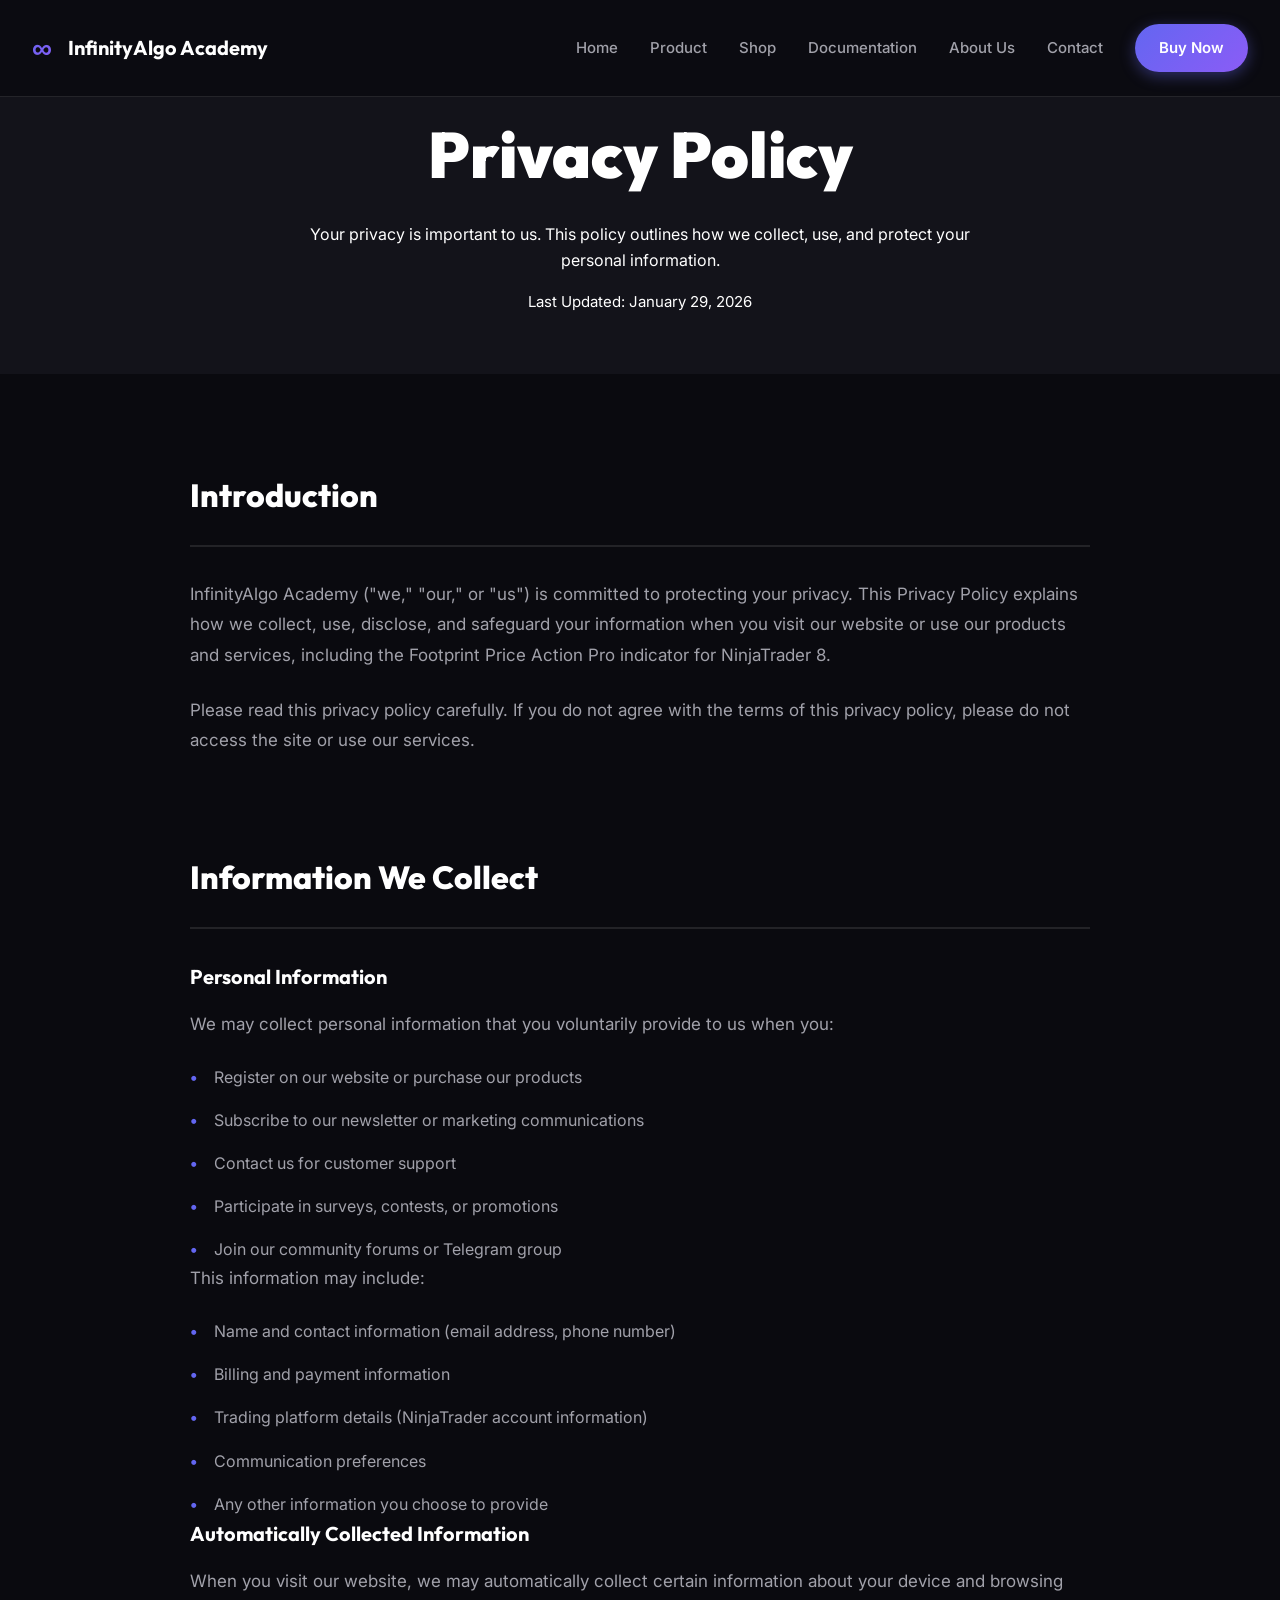
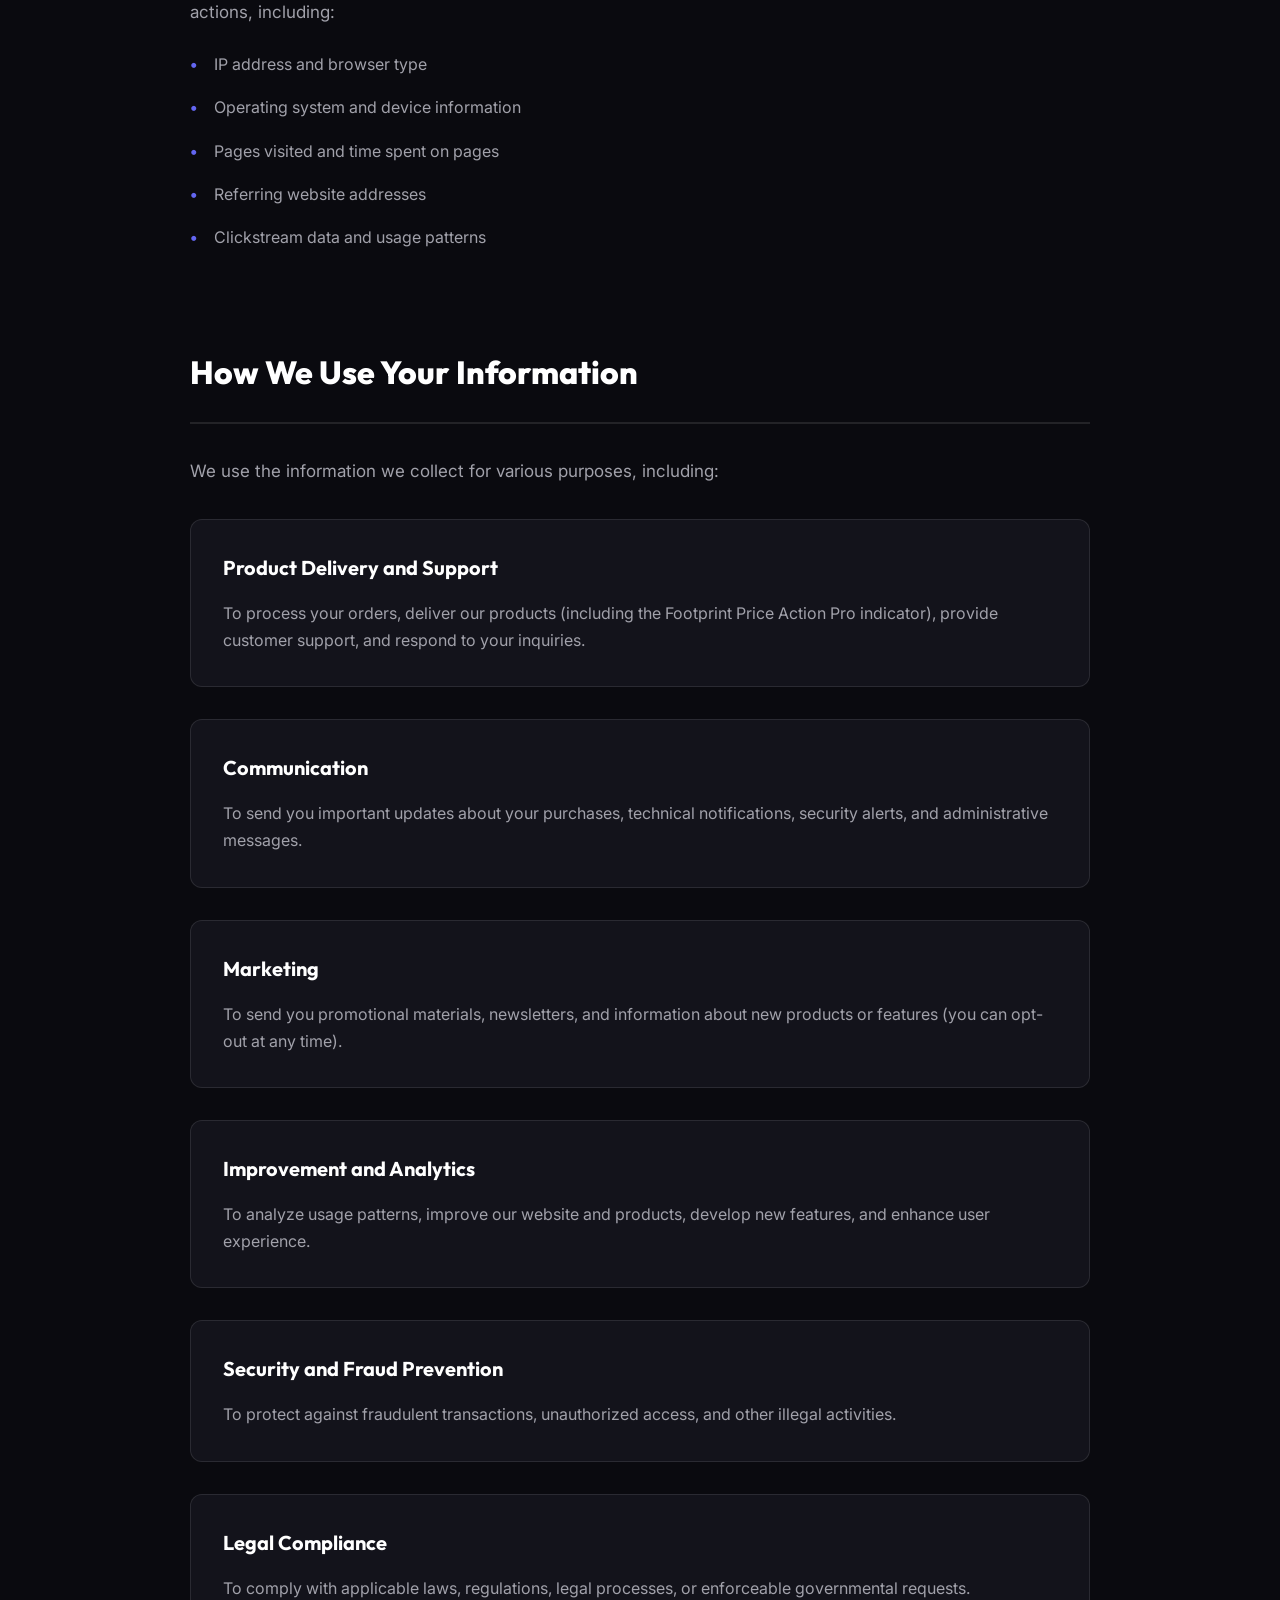
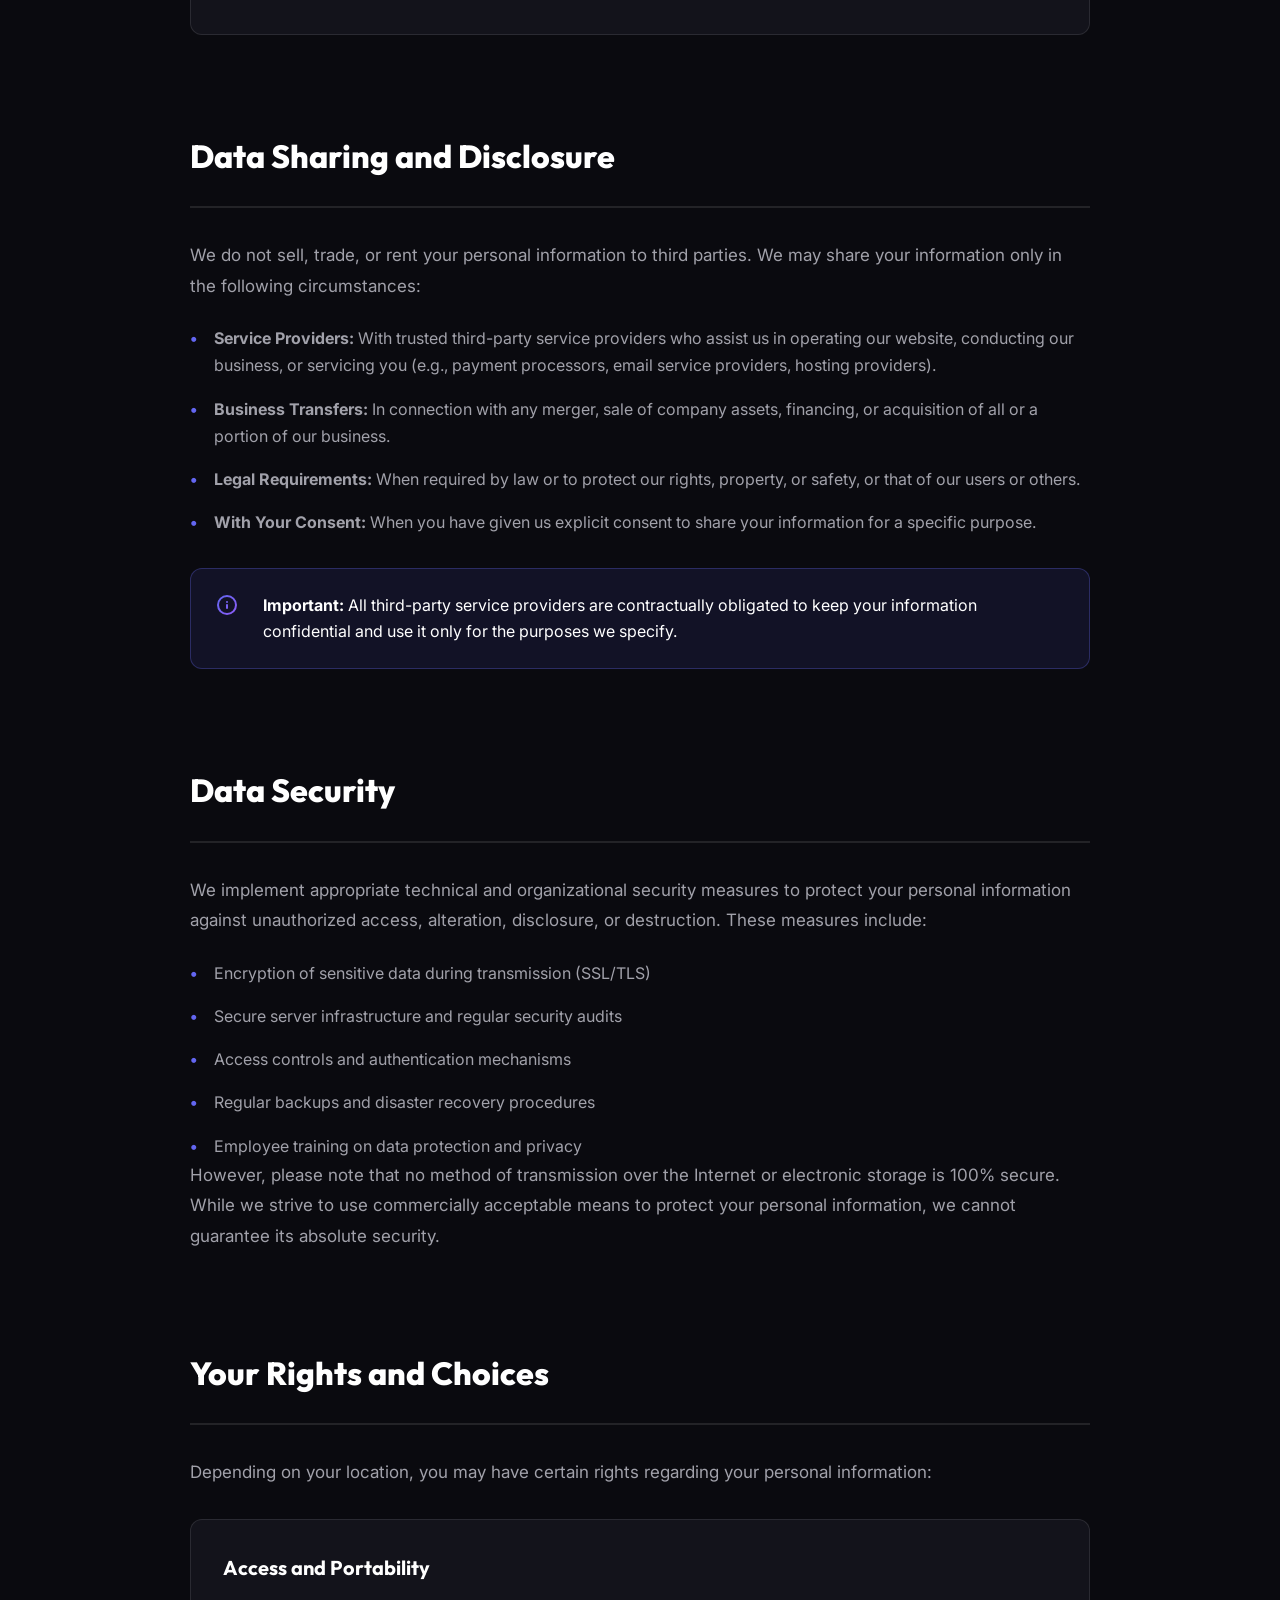
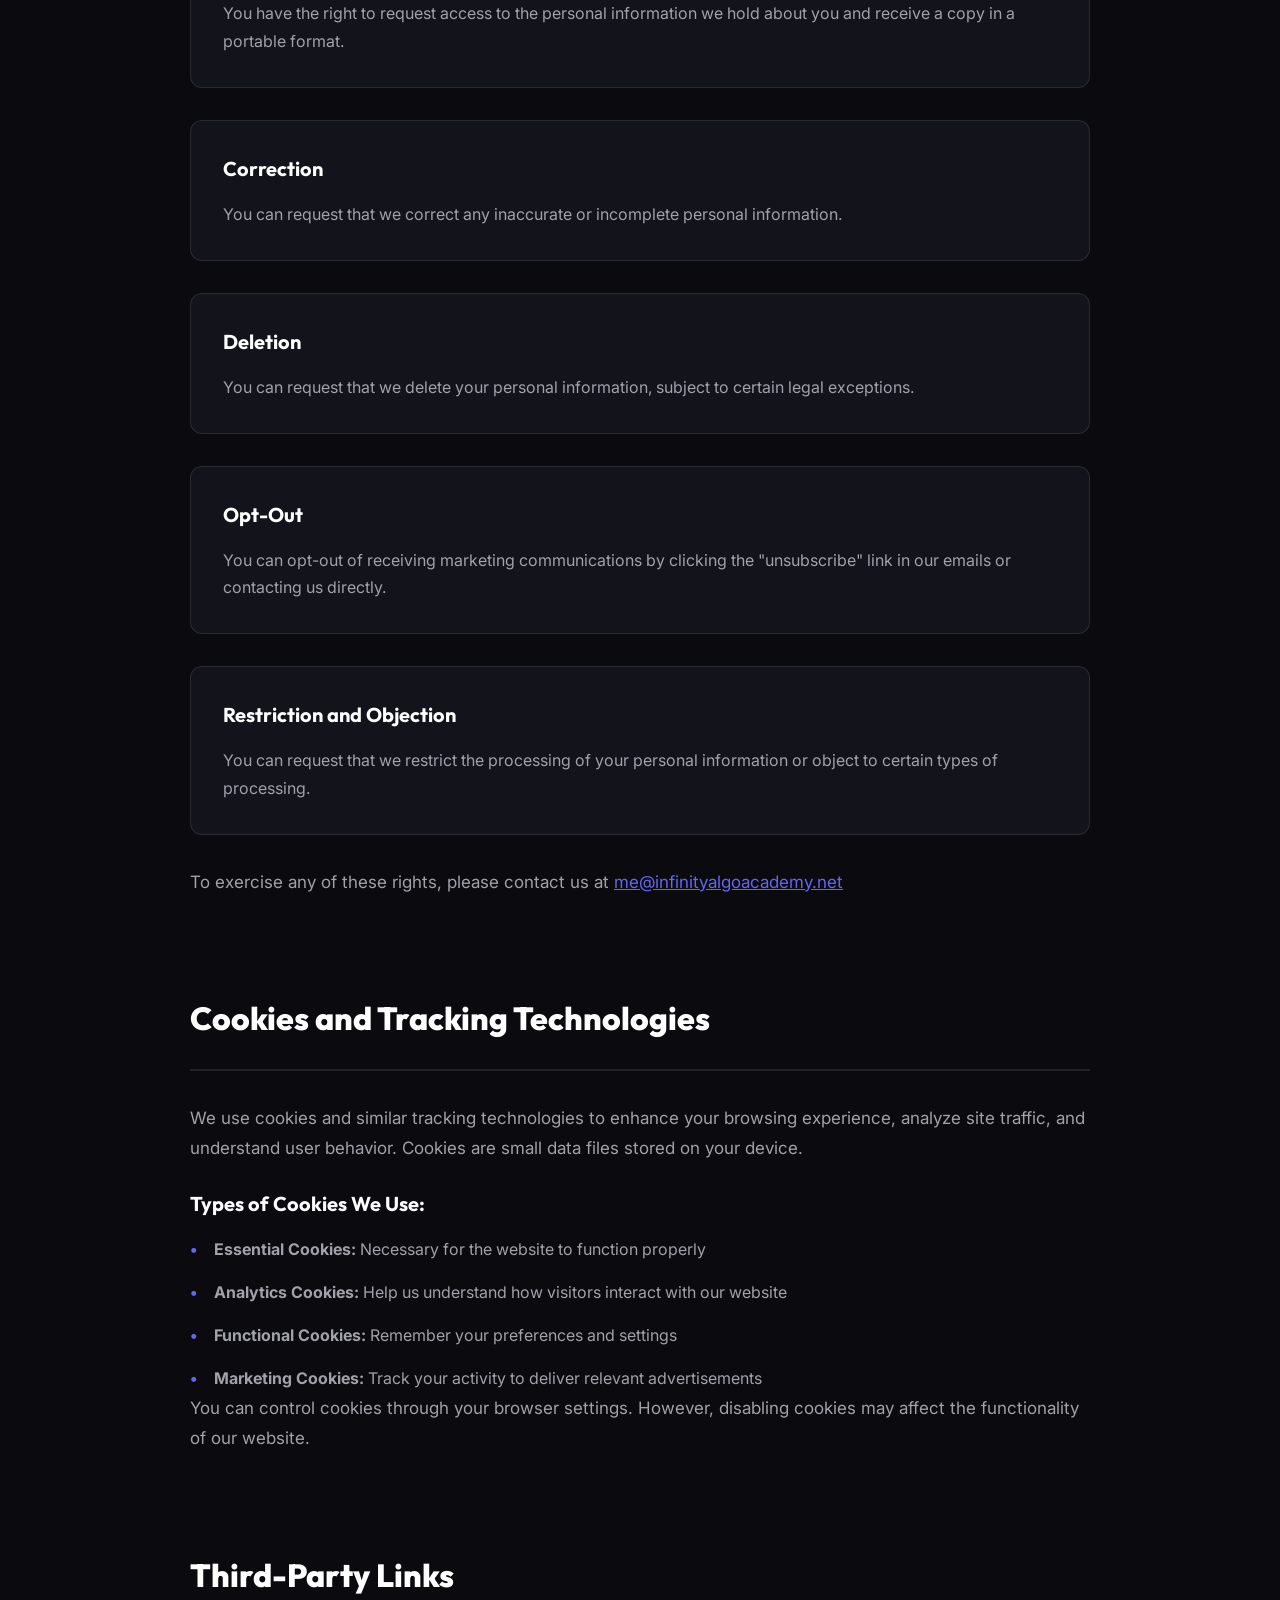
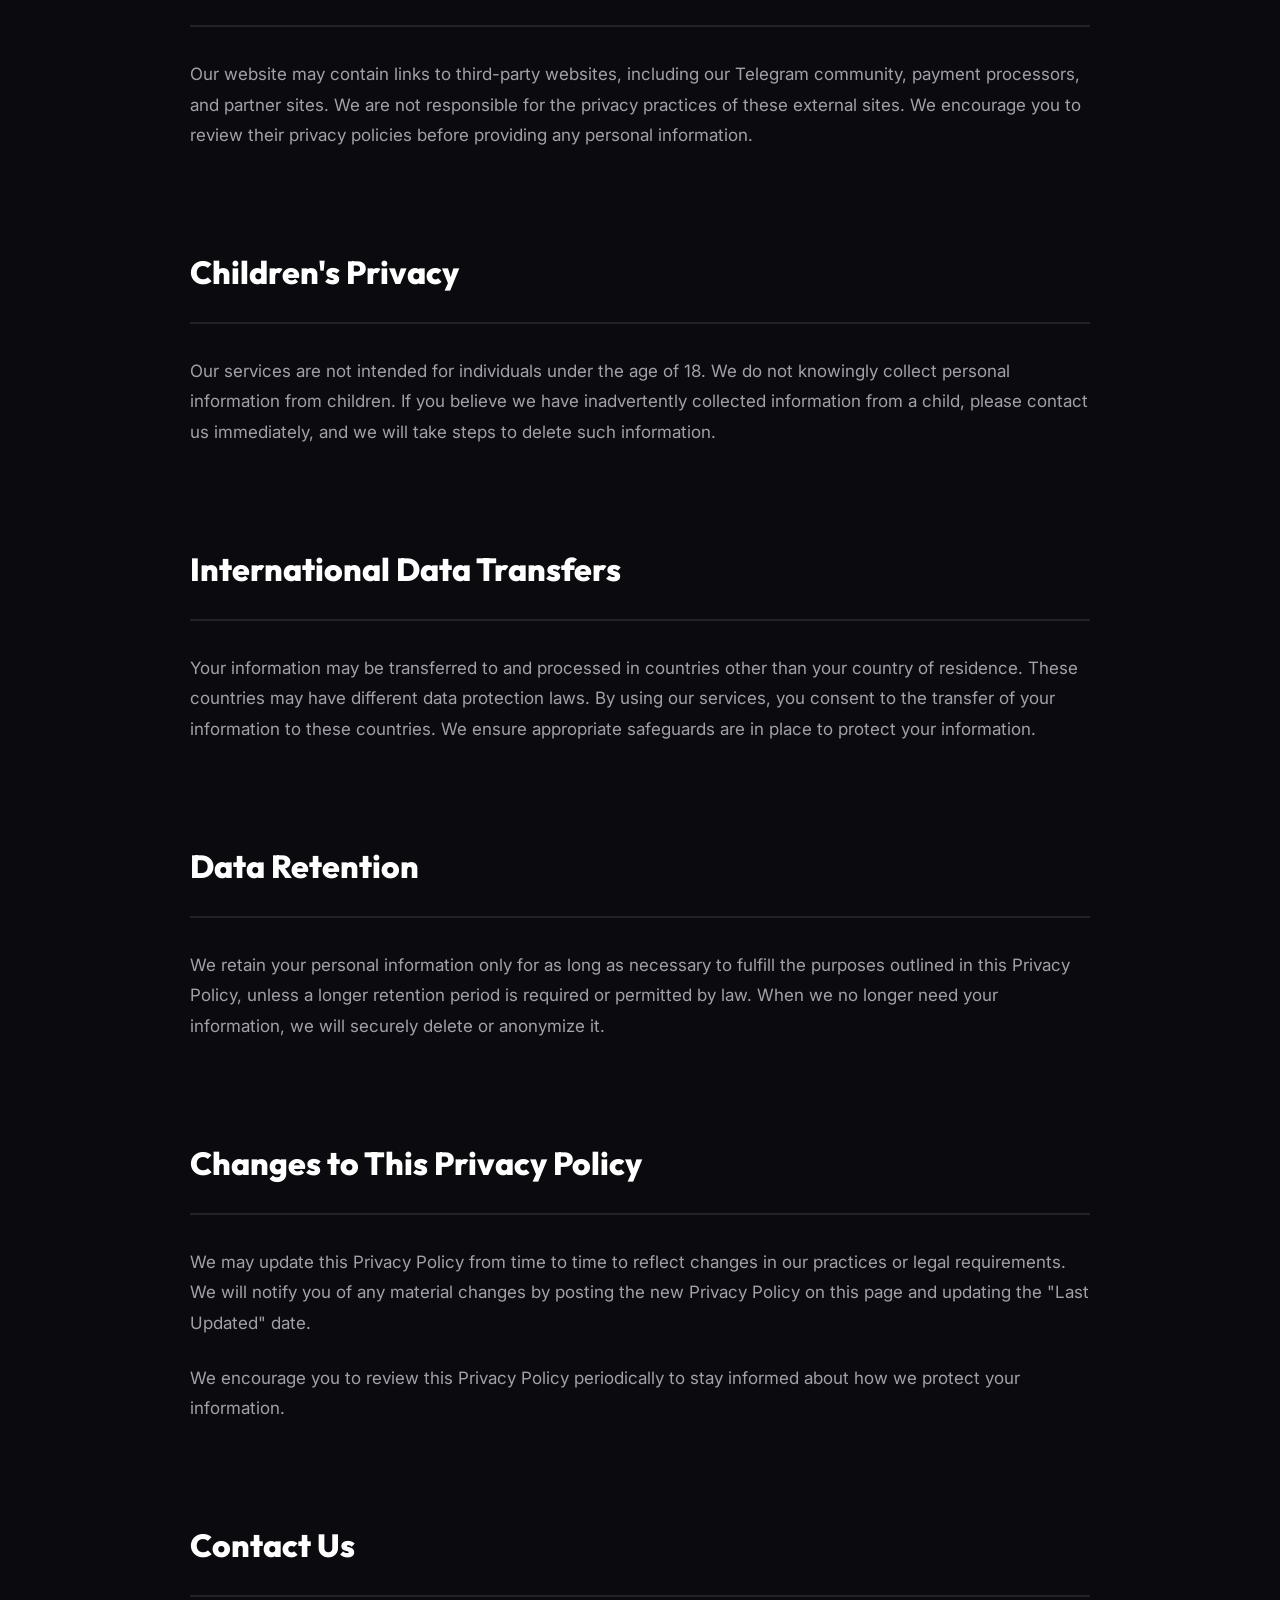
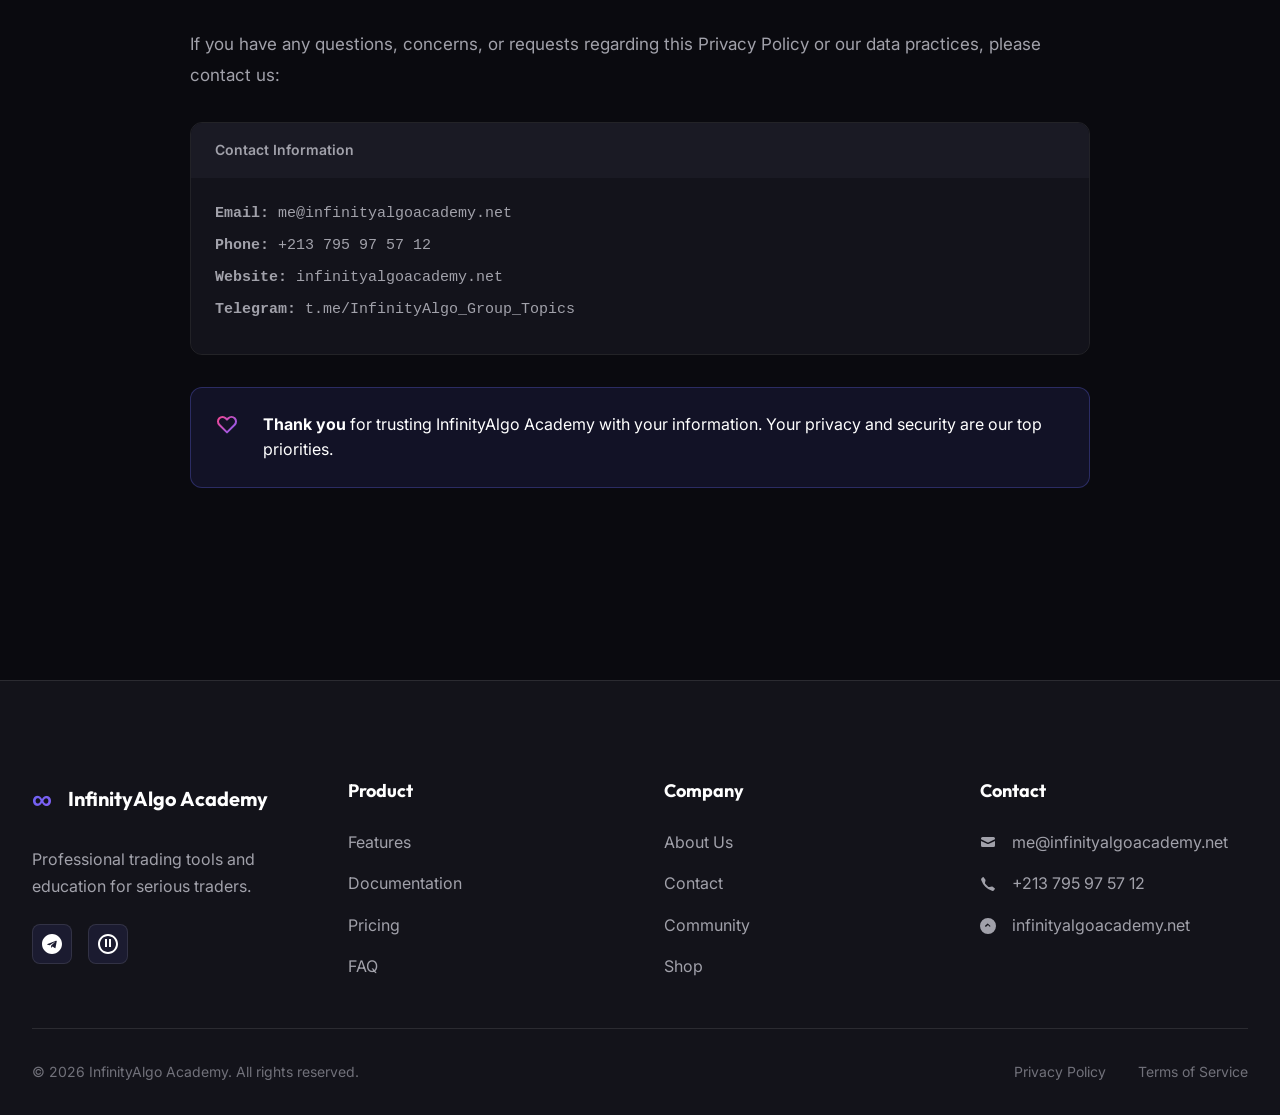
<file: TURT/privacy.html>
<!DOCTYPE html>
<html lang="en">

<head>
    <meta charset="UTF-8">
    <meta name="viewport" content="width=device-width, initial-scale=1.0">
    <title>Privacy Policy - Footprint Price Action Pro | InfinityAlgo Academy</title>
    <meta name="description"
        content="Privacy Policy for Footprint Price Action Pro. Learn how we collect, use, and protect your personal information.">
    <meta name="robots" content="index, follow">
    <link rel="canonical" href="https://infinityalgo-academy.github.io/Footprint-Price-Action-Pro/privacy.html">

    <!-- Fonts -->
    <link rel="preconnect" href="https://fonts.googleapis.com">
    <link rel="preconnect" href="https://fonts.gstatic.com" crossorigin>
    <link
        href="https://fonts.googleapis.com/css2?family=Inter:wght@300;400;500;600;700;800;900&family=Outfit:wght@300;400;500;600;700;800;900&display=swap"
        rel="stylesheet">

    <link rel="stylesheet" href="style.css">
    <link rel="stylesheet" href="docs.css">
</head>

<body>
    <!-- Navigation -->
    <nav class="navbar">
        <div class="container">
            <div class="nav-wrapper">
                <a href="index.html" class="logo">
                    <span class="logo-icon">∞</span>
                    <span class="logo-text">InfinityAlgo Academy</span>
                </a>

                <div class="nav-menu" id="navMenu">
                    <a href="index.html" class="nav-link">Home</a>
                    <a href="product.html" class="nav-link">Product</a>
                    <a href="shop.html" class="nav-link">Shop</a>
                    <a href="docs.html" class="nav-link">Documentation</a>
                    <a href="about.html" class="nav-link">About Us</a>
                    <a href="contact.html" class="nav-link">Contact</a>
                    <a href="https://infinityalgoacademy.net/shop" class="btn-primary-nav">Buy Now</a>
                </div>

                <button class="mobile-menu-toggle" id="mobileMenuToggle">
                    <span></span>
                    <span></span>
                    <span></span>
                </button>
            </div>
        </div>
    </nav>

    <!-- Hero Section -->
    <section class="docs-hero">
        <div class="container">
            <div class="docs-hero-content">
                <h1 class="hero-title">Privacy Policy</h1>
                <p class="hero-subtitle">
                    Your privacy is important to us. This policy outlines how we collect, use, and protect your personal
                    information.
                </p>
                <p class="text-secondary" style="font-size: 0.9375rem; margin-top: 1rem;">
                    Last Updated: January 29, 2026
                </p>
            </div>
        </div>
    </section>

    <!-- Content Section -->
    <section class="docs-content">
        <div class="container">
            <div class="docs-main" style="max-width: 900px; margin: 0 auto;">

                <!-- Introduction -->
                <article class="docs-section">
                    <h2 class="docs-heading">Introduction</h2>
                    <p class="docs-text">
                        InfinityAlgo Academy ("we," "our," or "us") is committed to protecting your privacy. This
                        Privacy Policy explains how we collect, use, disclose, and safeguard your information when you
                        visit our website or use our products and services, including the Footprint Price Action Pro
                        indicator for NinjaTrader 8.
                    </p>
                    <p class="docs-text">
                        Please read this privacy policy carefully. If you do not agree with the terms of this privacy
                        policy, please do not access the site or use our services.
                    </p>
                </article>

                <!-- Information We Collect -->
                <article class="docs-section">
                    <h2 class="docs-heading">Information We Collect</h2>

                    <h3 class="feature-title-doc">Personal Information</h3>
                    <p class="docs-text">
                        We may collect personal information that you voluntarily provide to us when you:
                    </p>
                    <ul class="signal-list">
                        <li>Register on our website or purchase our products</li>
                        <li>Subscribe to our newsletter or marketing communications</li>
                        <li>Contact us for customer support</li>
                        <li>Participate in surveys, contests, or promotions</li>
                        <li>Join our community forums or Telegram group</li>
                    </ul>
                    <p class="docs-text">
                        This information may include:
                    </p>
                    <ul class="signal-list">
                        <li>Name and contact information (email address, phone number)</li>
                        <li>Billing and payment information</li>
                        <li>Trading platform details (NinjaTrader account information)</li>
                        <li>Communication preferences</li>
                        <li>Any other information you choose to provide</li>
                    </ul>

                    <h3 class="feature-title-doc">Automatically Collected Information</h3>
                    <p class="docs-text">
                        When you visit our website, we may automatically collect certain information about your device
                        and browsing actions, including:
                    </p>
                    <ul class="signal-list">
                        <li>IP address and browser type</li>
                        <li>Operating system and device information</li>
                        <li>Pages visited and time spent on pages</li>
                        <li>Referring website addresses</li>
                        <li>Clickstream data and usage patterns</li>
                    </ul>
                </article>

                <!-- How We Use Your Information -->
                <article class="docs-section">
                    <h2 class="docs-heading">How We Use Your Information</h2>
                    <p class="docs-text">
                        We use the information we collect for various purposes, including:
                    </p>

                    <div class="feature-list">
                        <div class="feature-item-doc">
                            <h3 class="feature-title-doc">Product Delivery and Support</h3>
                            <p class="feature-desc-doc">
                                To process your orders, deliver our products (including the Footprint Price Action Pro
                                indicator), provide customer support, and respond to your inquiries.
                            </p>
                        </div>

                        <div class="feature-item-doc">
                            <h3 class="feature-title-doc">Communication</h3>
                            <p class="feature-desc-doc">
                                To send you important updates about your purchases, technical notifications, security
                                alerts, and administrative messages.
                            </p>
                        </div>

                        <div class="feature-item-doc">
                            <h3 class="feature-title-doc">Marketing</h3>
                            <p class="feature-desc-doc">
                                To send you promotional materials, newsletters, and information about new products or
                                features (you can opt-out at any time).
                            </p>
                        </div>

                        <div class="feature-item-doc">
                            <h3 class="feature-title-doc">Improvement and Analytics</h3>
                            <p class="feature-desc-doc">
                                To analyze usage patterns, improve our website and products, develop new features, and
                                enhance user experience.
                            </p>
                        </div>

                        <div class="feature-item-doc">
                            <h3 class="feature-title-doc">Security and Fraud Prevention</h3>
                            <p class="feature-desc-doc">
                                To protect against fraudulent transactions, unauthorized access, and other illegal
                                activities.
                            </p>
                        </div>

                        <div class="feature-item-doc">
                            <h3 class="feature-title-doc">Legal Compliance</h3>
                            <p class="feature-desc-doc">
                                To comply with applicable laws, regulations, legal processes, or enforceable
                                governmental requests.
                            </p>
                        </div>
                    </div>
                </article>

                <!-- Data Sharing and Disclosure -->
                <article class="docs-section">
                    <h2 class="docs-heading">Data Sharing and Disclosure</h2>
                    <p class="docs-text">
                        We do not sell, trade, or rent your personal information to third parties. We may share your
                        information only in the following circumstances:
                    </p>

                    <ul class="signal-list">
                        <li><strong>Service Providers:</strong> With trusted third-party service providers who assist us
                            in operating our website, conducting our business, or servicing you (e.g., payment
                            processors, email service providers, hosting providers).</li>
                        <li><strong>Business Transfers:</strong> In connection with any merger, sale of company assets,
                            financing, or acquisition of all or a portion of our business.</li>
                        <li><strong>Legal Requirements:</strong> When required by law or to protect our rights,
                            property, or safety, or that of our users or others.</li>
                        <li><strong>With Your Consent:</strong> When you have given us explicit consent to share your
                            information for a specific purpose.</li>
                    </ul>

                    <div class="docs-callout">
                        <svg width="24" height="24" viewBox="0 0 24 24" fill="none">
                            <path
                                d="M12 15V12M12 9H12.01M21 12C21 16.9706 16.9706 21 12 21C7.02944 21 3 16.9706 3 12C3 7.02944 7.02944 3 12 3C16.9706 3 21 7.02944 21 12Z"
                                stroke="url(#infoGrad)" stroke-width="2" stroke-linecap="round"
                                stroke-linejoin="round" />
                            <defs>
                                <linearGradient id="infoGrad" x1="3" y1="3" x2="21" y2="21"
                                    gradientUnits="userSpaceOnUse">
                                    <stop stop-color="#6366F1" />
                                    <stop offset="1" stop-color="#8B5CF6" />
                                </linearGradient>
                            </defs>
                        </svg>
                        <div>
                            <strong>Important:</strong> All third-party service providers are contractually obligated to
                            keep your information confidential and use it only for the purposes we specify.
                        </div>
                    </div>
                </article>

                <!-- Data Security -->
                <article class="docs-section">
                    <h2 class="docs-heading">Data Security</h2>
                    <p class="docs-text">
                        We implement appropriate technical and organizational security measures to protect your personal
                        information against unauthorized access, alteration, disclosure, or destruction. These measures
                        include:
                    </p>

                    <ul class="signal-list">
                        <li>Encryption of sensitive data during transmission (SSL/TLS)</li>
                        <li>Secure server infrastructure and regular security audits</li>
                        <li>Access controls and authentication mechanisms</li>
                        <li>Regular backups and disaster recovery procedures</li>
                        <li>Employee training on data protection and privacy</li>
                    </ul>

                    <p class="docs-text">
                        However, please note that no method of transmission over the Internet or electronic storage is
                        100% secure. While we strive to use commercially acceptable means to protect your personal
                        information, we cannot guarantee its absolute security.
                    </p>
                </article>

                <!-- Your Rights and Choices -->
                <article class="docs-section">
                    <h2 class="docs-heading">Your Rights and Choices</h2>
                    <p class="docs-text">
                        Depending on your location, you may have certain rights regarding your personal information:
                    </p>

                    <div class="feature-list">
                        <div class="feature-item-doc">
                            <h3 class="feature-title-doc">Access and Portability</h3>
                            <p class="feature-desc-doc">
                                You have the right to request access to the personal information we hold about you and
                                receive a copy in a portable format.
                            </p>
                        </div>

                        <div class="feature-item-doc">
                            <h3 class="feature-title-doc">Correction</h3>
                            <p class="feature-desc-doc">
                                You can request that we correct any inaccurate or incomplete personal information.
                            </p>
                        </div>

                        <div class="feature-item-doc">
                            <h3 class="feature-title-doc">Deletion</h3>
                            <p class="feature-desc-doc">
                                You can request that we delete your personal information, subject to certain legal
                                exceptions.
                            </p>
                        </div>

                        <div class="feature-item-doc">
                            <h3 class="feature-title-doc">Opt-Out</h3>
                            <p class="feature-desc-doc">
                                You can opt-out of receiving marketing communications by clicking the "unsubscribe" link
                                in our emails or contacting us directly.
                            </p>
                        </div>

                        <div class="feature-item-doc">
                            <h3 class="feature-title-doc">Restriction and Objection</h3>
                            <p class="feature-desc-doc">
                                You can request that we restrict the processing of your personal information or object
                                to certain types of processing.
                            </p>
                        </div>
                    </div>

                    <p class="docs-text">
                        To exercise any of these rights, please contact us at <a
                            href="mailto:me@infinityalgoacademy.net"
                            style="color: #6366F1;">me@infinityalgoacademy.net</a>
                    </p>
                </article>

                <!-- Cookies and Tracking -->
                <article class="docs-section">
                    <h2 class="docs-heading">Cookies and Tracking Technologies</h2>
                    <p class="docs-text">
                        We use cookies and similar tracking technologies to enhance your browsing experience, analyze
                        site traffic, and understand user behavior. Cookies are small data files stored on your device.
                    </p>

                    <h3 class="feature-title-doc">Types of Cookies We Use:</h3>
                    <ul class="signal-list">
                        <li><strong>Essential Cookies:</strong> Necessary for the website to function properly</li>
                        <li><strong>Analytics Cookies:</strong> Help us understand how visitors interact with our
                            website</li>
                        <li><strong>Functional Cookies:</strong> Remember your preferences and settings</li>
                        <li><strong>Marketing Cookies:</strong> Track your activity to deliver relevant advertisements
                        </li>
                    </ul>

                    <p class="docs-text">
                        You can control cookies through your browser settings. However, disabling cookies may affect the
                        functionality of our website.
                    </p>
                </article>

                <!-- Third-Party Links -->
                <article class="docs-section">
                    <h2 class="docs-heading">Third-Party Links</h2>
                    <p class="docs-text">
                        Our website may contain links to third-party websites, including our Telegram community, payment
                        processors, and partner sites. We are not responsible for the privacy practices of these
                        external sites. We encourage you to review their privacy policies before providing any personal
                        information.
                    </p>
                </article>

                <!-- Children's Privacy -->
                <article class="docs-section">
                    <h2 class="docs-heading">Children's Privacy</h2>
                    <p class="docs-text">
                        Our services are not intended for individuals under the age of 18. We do not knowingly collect
                        personal information from children. If you believe we have inadvertently collected information
                        from a child, please contact us immediately, and we will take steps to delete such information.
                    </p>
                </article>

                <!-- International Data Transfers -->
                <article class="docs-section">
                    <h2 class="docs-heading">International Data Transfers</h2>
                    <p class="docs-text">
                        Your information may be transferred to and processed in countries other than your country of
                        residence. These countries may have different data protection laws. By using our services, you
                        consent to the transfer of your information to these countries. We ensure appropriate safeguards
                        are in place to protect your information.
                    </p>
                </article>

                <!-- Data Retention -->
                <article class="docs-section">
                    <h2 class="docs-heading">Data Retention</h2>
                    <p class="docs-text">
                        We retain your personal information only for as long as necessary to fulfill the purposes
                        outlined in this Privacy Policy, unless a longer retention period is required or permitted by
                        law. When we no longer need your information, we will securely delete or anonymize it.
                    </p>
                </article>

                <!-- Changes to Privacy Policy -->
                <article class="docs-section">
                    <h2 class="docs-heading">Changes to This Privacy Policy</h2>
                    <p class="docs-text">
                        We may update this Privacy Policy from time to time to reflect changes in our practices or legal
                        requirements. We will notify you of any material changes by posting the new Privacy Policy on
                        this page and updating the "Last Updated" date.
                    </p>
                    <p class="docs-text">
                        We encourage you to review this Privacy Policy periodically to stay informed about how we
                        protect your information.
                    </p>
                </article>

                <!-- Contact Us -->
                <article class="docs-section">
                    <h2 class="docs-heading">Contact Us</h2>
                    <p class="docs-text">
                        If you have any questions, concerns, or requests regarding this Privacy Policy or our data
                        practices, please contact us:
                    </p>

                    <div class="docs-code">
                        <div class="code-header">Contact Information</div>
                        <div class="code-content">
                            <p><strong>Email:</strong> me@infinityalgoacademy.net</p>
                            <p><strong>Phone:</strong> +213 795 97 57 12</p>
                            <p><strong>Website:</strong> infinityalgoacademy.net</p>
                            <p><strong>Telegram:</strong> t.me/InfinityAlgo_Group_Topics</p>
                        </div>
                    </div>

                    <div class="docs-callout">
                        <svg width="24" height="24" viewBox="0 0 24 24" fill="none">
                            <path
                                d="M4.318 6.318a4.5 4.5 0 000 6.364L12 20.364l7.682-7.682a4.5 4.5 0 00-6.364-6.364L12 7.636l-1.318-1.318a4.5 4.5 0 00-6.364 0z"
                                stroke="url(#heartGrad)" stroke-width="2" stroke-linecap="round"
                                stroke-linejoin="round" />
                            <defs>
                                <linearGradient id="heartGrad" x1="4" y1="6" x2="20" y2="20"
                                    gradientUnits="userSpaceOnUse">
                                    <stop stop-color="#EC4899" />
                                    <stop offset="1" stop-color="#8B5CF6" />
                                </linearGradient>
                            </defs>
                        </svg>
                        <div>
                            <strong>Thank you</strong> for trusting InfinityAlgo Academy with your information. Your
                            privacy and security are our top priorities.
                        </div>
                    </div>
                </article>

            </div>
        </div>
    </section>

    <!-- Footer -->
    <footer class="footer">
        <div class="container">
            <div class="footer-content">
                <div class="footer-column">
                    <div class="footer-logo">
                        <span class="logo-icon">∞</span>
                        <span class="logo-text">InfinityAlgo Academy</span>
                    </div>
                    <p class="footer-description">Professional trading tools and education for serious traders.</p>
                    <div class="social-links">
                        <a href="https://t.me/InfinityAlgo_Group_Topics" class="social-link" aria-label="Telegram">
                            <svg width="20" height="20" viewBox="0 0 20 20" fill="currentColor">
                                <path
                                    d="M10 0C4.477 0 0 4.477 0 10s4.477 10 10 10 10-4.477 10-10S15.523 0 10 0zm4.92 6.56l-1.43 7.14c-.11.52-.39.65-.79.4l-2.18-1.61-1.05 1.01c-.12.12-.22.22-.44.22l.16-2.22 4.03-3.64c.18-.16-.04-.24-.27-.09L7.63 11.3l-2.15-.67c-.47-.15-.48-.47.1-.7l8.4-3.24c.39-.14.73.09.6.67z" />
                            </svg>
                        </a>
                        <a href="https://infinityalgoacademy.net/community" class="social-link" aria-label="Community">
                            <svg width="20" height="20" viewBox="0 0 20 20" fill="currentColor">
                                <path
                                    d="M10 0C4.477 0 0 4.477 0 10s4.477 10 10 10 10-4.477 10-10S15.523 0 10 0zm0 18c-4.411 0-8-3.589-8-8s3.589-8 8-8 8 3.589 8 8-3.589 8-8 8zm-1-13H7v8h2V5zm4 0h-2v8h2V5z" />
                            </svg>
                        </a>
                    </div>
                </div>

                <div class="footer-column">
                    <h4 class="footer-heading">Product</h4>
                    <ul class="footer-links">
                        <li><a href="product.html">Features</a></li>
                        <li><a href="docs.html">Documentation</a></li>
                        <li><a href="shop.html">Pricing</a></li>
                        <li><a href="product.html#faq">FAQ</a></li>
                    </ul>
                </div>

                <div class="footer-column">
                    <h4 class="footer-heading">Company</h4>
                    <ul class="footer-links">
                        <li><a href="about.html">About Us</a></li>
                        <li><a href="contact.html">Contact</a></li>
                        <li><a href="https://infinityalgoacademy.net/community">Community</a></li>
                        <li><a href="https://infinityalgoacademy.net/shop">Shop</a></li>
                    </ul>
                </div>

                <div class="footer-column">
                    <h4 class="footer-heading">Contact</h4>
                    <ul class="footer-contact">
                        <li>
                            <svg width="16" height="16" viewBox="0 0 16 16" fill="currentColor">
                                <path
                                    d="M2.5 3A1.5 1.5 0 001 4.5v.793c.026.009.051.02.076.032L7.674 8.51c.206.1.446.1.652 0l6.598-3.185A.755.755 0 0015 5.293V4.5A1.5 1.5 0 0013.5 3h-11z" />
                                <path
                                    d="M15 6.954L8.978 9.86a2.25 2.25 0 01-1.956 0L1 6.954V11.5A1.5 1.5 0 002.5 13h11a1.5 1.5 0 001.5-1.5V6.954z" />
                            </svg>
                            <a href="mailto:me@infinityalgoacademy.net">me@infinityalgoacademy.net</a>
                        </li>
                        <li>
                            <svg width="16" height="16" viewBox="0 0 16 16" fill="currentColor">
                                <path
                                    d="M3.654 1.328a.678.678 0 00-1.015-.063L1.605 2.3c-.483.484-.661 1.169-.45 1.77a17.568 17.568 0 004.168 6.608 17.569 17.569 0 006.608 4.168c.601.211 1.286.033 1.77-.45l1.034-1.034a.678.678 0 00-.063-1.015l-2.307-1.794a.678.678 0 00-.58-.122l-2.19.547a1.745 1.745 0 01-1.657-.459L5.482 8.062a1.745 1.745 0 01-.46-1.657l.548-2.19a.678.678 0 00-.122-.58L3.654 1.328z" />
                            </svg>
                            <a href="tel:+213795975712">+213 795 97 57 12</a>
                        </li>
                        <li>
                            <svg width="16" height="16" viewBox="0 0 16 16" fill="currentColor">
                                <path
                                    d="M8 0a8 8 0 100 16A8 8 0 008 0zM5.78 8.58a.5.5 0 01-.706-.708L7.293 5.65a.5.5 0 01.708 0l2.22 2.22a.5.5 0 11-.708.708L8 7.061 6.487 8.574z" />
                            </svg>
                            <a href="https://infinityalgoacademy.net">infinityalgoacademy.net</a>
                        </li>
                    </ul>
                </div>
            </div>

            <div class="footer-bottom">
                <p>&copy; 2026 InfinityAlgo Academy. All rights reserved.</p>
                <div class="footer-bottom-links">
                    <a href="privacy.html">Privacy Policy</a>
                    <a href="terms.html">Terms of Service</a>
                </div>
            </div>
        </div>
    </footer>

    <script src="script.js"></script>
</body>

</html>
</file>
<file: FTMO/ftmo-protector-styles.css>
@import url('https://fonts.googleapis.com/css2?family=Cairo:wght@300;400;600;700;800&display=swap');

:root {
    --color-primary: #00d4aa;
    --color-primary-dark: #00b890;
    --color-secondary: #1a1f2e;
    --color-accent: #ff6b6b;
    --color-success: #4caf50;
    --color-warning: #ff9800;
    --color-bg: #0f1419;
    --color-bg-light: #1a1f2e;
    --color-text: #ffffff;
    --color-text-muted: #a8b2d1;
    --color-border: rgba(168, 178, 209, 0.1);
}

* {
    margin: 0;
    padding: 0;
    box-sizing: border-box;
}

body {
    font-family: 'Cairo', 'Segoe UI', Tahoma, Geneva, Verdana, sans-serif;
    background: var(--color-bg);
    color: var(--color-text);
    line-height: 1.6;
    overflow-x: hidden;
}

/* Navbar Styles */
.navbar {
    background: rgba(26, 31, 46, 0.95);
    backdrop-filter: blur(10px);
    padding: 20px 0;
    position: sticky;
    top: 0;
    z-index: 1000;
    border-bottom: 1px solid var(--color-border);
}

.navbar .container {
    display: flex;
    justify-content: center;
    align-items: center;
}

.navbar-menu {
    display: flex;
    gap: 30px;
    align-items: center;
    list-style: none;
}

.navbar-menu a {
    color: var(--color-text);
    text-decoration: none;
    font-weight: 600;
    transition: color 0.3s ease;
    font-size: 1rem;
}

.navbar-menu a:hover {
    color: var(--color-primary);
}

.mobile-menu-btn {
    display: none;
    background: none;
    border: none;
    color: var(--color-text);
    font-size: 1.5rem;
    cursor: pointer;
}

@media (max-width: 768px) {
    .navbar-menu {
        display: none;
        position: absolute;
        top: 100%;
        right: 0;
        left: 0;
        background: var(--color-bg-light);
        flex-direction: column;
        padding: 20px;
        gap: 15px;
    }

    .navbar-menu.active {
        display: flex;
    }

    .mobile-menu-btn {
        display: block;
    }
}

/* Page Header */
.page-header {
    background: linear-gradient(135deg, #1a1f2e 0%, #0f1419 100%);
    padding: 100px 20px 60px;
    text-align: center;
    position: relative;
    overflow: hidden;
}

.page-header::before {
    content: '';
    position: absolute;
    top: -50%;
    left: -50%;
    width: 200%;
    height: 200%;
    background: radial-gradient(circle, rgba(0, 212, 170, 0.1) 0%, transparent 70%);
}

.page-header h1 {
    font-size: 3rem;
    margin-bottom: 15px;
    position: relative;
    z-index: 1;
}

.page-header p {
    font-size: 1.2rem;
    color: var(--color-text-muted);
    max-width: 700px;
    margin: 0 auto;
    position: relative;
    z-index: 1;
}

.breadcrumb {
    display: flex;
    justify-content: center;
    gap: 10px;
    margin-top: 20px;
    position: relative;
    z-index: 1;
}

.breadcrumb a {
    color: var(--color-text-muted);
    text-decoration: none;
}

.breadcrumb a:hover {
    color: var(--color-primary);
}

.breadcrumb span {
    color: var(--color-text-muted);
}

/* Content Section */
.content-section {
    padding: 80px 20px;
    max-width: 1200px;
    margin: 0 auto;
}

.content-section h2 {
    font-size: 2rem;
    margin-bottom: 20px;
    color: var(--color-primary);
}

.content-section h3 {
    font-size: 1.5rem;
    margin-top: 30px;
    margin-bottom: 15px;
    color: var(--color-text);
}

.content-section p {
    margin-bottom: 20px;
    line-height: 1.8;
    color: var(--color-text-muted);
}

.content-section ul {
    margin-bottom: 20px;
    padding-right: 20px;
}

.content-section li {
    margin-bottom: 10px;
    line-height: 1.8;
    color: var(--color-text-muted);
}

/* Contact Grid */
.contact-grid {
    display: grid;
    grid-template-columns: repeat(auto-fit, minmax(250px, 1fr));
    gap: 30px;
    margin-top: 40px;
}

.contact-card {
    background: var(--color-bg-light);
    padding: 30px;
    border-radius: 16px;
    border: 1px solid var(--color-border);
    text-align: center;
    transition: all 0.3s ease;
}

.contact-card:hover {
    border-color: var(--color-primary);
    transform: translateY(-5px);
}

.contact-icon {
    width: 60px;
    height: 60px;
    background: linear-gradient(135deg, var(--color-primary) 0%, #00ffcc 100%);
    border-radius: 50%;
    display: flex;
    align-items: center;
    justify-content: center;
    font-size: 1.8rem;
    margin: 0 auto 20px;
}

.contact-card h3 {
    margin-bottom: 10px;
    color: var(--color-text);
}

.contact-card p {
    color: var(--color-text-muted);
}

.contact-card a {
    color: var(--color-primary);
    text-decoration: none;
    font-weight: 600;
}

/* Contact Form */
.contact-form {
    background: var(--color-bg-light);
    padding: 40px;
    border-radius: 20px;
    border: 1px solid var(--color-border);
    margin-top: 40px;
}

.form-group {
    margin-bottom: 25px;
}

.form-group label {
    display: block;
    margin-bottom: 10px;
    font-weight: 600;
    color: var(--color-text);
}

.form-group input,
.form-group textarea {
    width: 100%;
    padding: 15px;
    background: var(--color-bg);
    border: 1px solid var(--color-border);
    border-radius: 8px;
    color: var(--color-text);
    font-family: 'Cairo', sans-serif;
    font-size: 1rem;
}

.form-group textarea {
    min-height: 150px;
    resize: vertical;
}

.form-group input:focus,
.form-group textarea:focus {
    outline: none;
    border-color: var(--color-primary);
}

/* Team Grid */
.team-grid {
    display: grid;
    grid-template-columns: repeat(auto-fit, minmax(250px, 1fr));
    gap: 30px;
    margin-top: 40px;
}

.team-card {
    background: var(--color-bg-light);
    padding: 30px;
    border-radius: 16px;
    border: 1px solid var(--color-border);
    text-align: center;
    transition: all 0.3s ease;
}

.team-card:hover {
    border-color: var(--color-primary);
    transform: translateY(-5px);
}

.team-avatar {
    width: 100px;
    height: 100px;
    background: linear-gradient(135deg, var(--color-primary) 0%, #00ffcc 100%);
    border-radius: 50%;
    display: flex;
    align-items: center;
    justify-content: center;
    font-size: 2.5rem;
    margin: 0 auto 20px;
}

/* Article Styles */
.article-meta {
    display: flex;
    gap: 20px;
    margin-bottom: 30px;
    padding-bottom: 20px;
    border-bottom: 1px solid var(--color-border);
    flex-wrap: wrap;
}

.article-meta-item {
    display: flex;
    align-items: center;
    gap: 8px;
    color: var(--color-text-muted);
}

.article-content img {
    max-width: 100%;
    border-radius: 12px;
    margin: 30px 0;
}

.article-toc {
    background: var(--color-bg-light);
    padding: 30px;
    border-radius: 16px;
    border: 1px solid var(--color-border);
    margin-bottom: 40px;
}

.article-toc h3 {
    color: var(--color-primary);
    margin-bottom: 20px;
}

.article-toc ul {
    list-style: none;
    padding: 0;
}

.article-toc li {
    margin-bottom: 10px;
}

.article-toc a {
    color: var(--color-text-muted);
    text-decoration: none;
    transition: color 0.3s ease;
}

.article-toc a:hover {
    color: var(--color-primary);
}

/* Privacy Section */
.privacy-section {
    background: var(--color-bg-light);
    padding: 30px;
    border-radius: 16px;
    border: 1px solid var(--color-border);
    margin-bottom: 30px;
}

/* Hero Section */
.hero {
    background: linear-gradient(135deg, #1a1f2e 0%, #0f1419 100%);
    padding: 80px 20px 60px;
    text-align: center;
    position: relative;
    overflow: hidden;
}

.hero::before {
    content: '';
    position: absolute;
    top: -50%;
    left: -50%;
    width: 200%;
    height: 200%;
    background: radial-gradient(circle, rgba(0, 212, 170, 0.1) 0%, transparent 70%);
    animation: pulse 15s ease-in-out infinite;
}

@keyframes pulse {

    0%,
    100% {
        transform: scale(1);
    }

    50% {
        transform: scale(1.1);
    }
}

.container {
    max-width: 1200px;
    margin: 0 auto;
    padding: 0 20px;
    position: relative;
    z-index: 1;
}

.hero-badge {
    display: inline-block;
    background: linear-gradient(135deg, var(--color-primary) 0%, #00ffcc 100%);
    color: var(--color-secondary);
    padding: 8px 24px;
    border-radius: 50px;
    font-weight: 600;
    font-size: 14px;
    margin-bottom: 20px;
    animation: slideDown 0.8s ease;
}

@keyframes slideDown {
    from {
        opacity: 0;
        transform: translateY(-20px);
    }

    to {
        opacity: 1;
        transform: translateY(0);
    }
}

h1 {
    font-size: 3.5rem;
    font-weight: 800;
    margin-bottom: 20px;
    background: linear-gradient(135deg, #ffffff 0%, var(--color-primary) 100%);
    -webkit-background-clip: text;
    -webkit-text-fill-color: transparent;
    animation: slideDown 0.8s ease 0.2s both;
}

.hero-subtitle {
    font-size: 1.4rem;
    color: var(--color-text-muted);
    margin-bottom: 30px;
    max-width: 700px;
    margin-left: auto;
    margin-right: auto;
    animation: slideDown 0.8s ease 0.4s both;
}

/* CTA Group */
.cta-group {
    display: flex;
    gap: 20px;
    justify-content: center;
    flex-wrap: wrap;
    margin-bottom: 40px;
    animation: slideDown 0.8s ease 0.6s both;
}

/* Buttons */
.btn {
    padding: 18px 40px;
    font-size: 1.1rem;
    font-weight: 600;
    border: none;
    border-radius: 12px;
    cursor: pointer;
    transition: all 0.3s ease;
    text-decoration: none;
    display: inline-block;
}

.btn-primary {
    background: linear-gradient(135deg, var(--color-primary) 0%, #00ffcc 100%);
    color: var(--color-secondary);
    box-shadow: 0 10px 30px rgba(0, 212, 170, 0.3);
}

.btn-primary:hover {
    transform: translateY(-3px);
    box-shadow: 0 15px 40px rgba(0, 212, 170, 0.4);
}

.btn-secondary {
    background: transparent;
    color: var(--color-text);
    border: 2px solid var(--color-primary);
}

.btn-secondary:hover {
    background: var(--color-primary);
    color: var(--color-secondary);
    transform: translateY(-3px);
}

/* Price Tag */
.price-tag {
    display: inline-flex;
    align-items: center;
    gap: 15px;
    background: var(--color-bg-light);
    padding: 20px 40px;
    border-radius: 16px;
    border: 2px solid var(--color-primary);
    animation: slideDown 0.8s ease 0.8s both;
}

.price-original {
    font-size: 1.2rem;
    text-decoration: line-through;
    color: var(--color-text-muted);
}

.price-current {
    font-size: 2.5rem;
    font-weight: 800;
    color: var(--color-primary);
}

.price-currency {
    font-size: 1rem;
    color: var(--color-text-muted);
}

/* Section Styles */
.section {
    padding: 80px 20px;
}

.section-dark {
    background: var(--color-bg-light);
}

.section-title {
    font-size: 2.5rem;
    font-weight: 700;
    text-align: center;
    margin-bottom: 20px;
    background: linear-gradient(135deg, #ffffff 0%, var(--color-primary) 100%);
    -webkit-background-clip: text;
    -webkit-text-fill-color: transparent;
}

.section-subtitle {
    text-align: center;
    color: var(--color-text-muted);
    font-size: 1.2rem;
    margin-bottom: 60px;
    max-width: 700px;
    margin-left: auto;
    margin-right: auto;
}

/* Features Grid */
.features-grid {
    display: grid;
    grid-template-columns: repeat(auto-fit, minmax(300px, 1fr));
    gap: 30px;
    margin-top: 40px;
}

.feature-card {
    background: var(--color-bg);
    padding: 40px;
    border-radius: 20px;
    border: 1px solid var(--color-border);
    transition: all 0.3s ease;
    position: relative;
    overflow: hidden;
}

.feature-card::before {
    content: '';
    position: absolute;
    top: 0;
    left: 0;
    width: 100%;
    height: 4px;
    background: linear-gradient(90deg, var(--color-primary) 0%, #00ffcc 100%);
    transform: scaleX(0);
    transition: transform 0.3s ease;
}

.feature-card:hover {
    transform: translateY(-10px);
    border-color: var(--color-primary);
    box-shadow: 0 20px 40px rgba(0, 212, 170, 0.15);
}

.feature-card:hover::before {
    transform: scaleX(1);
}

.feature-icon {
    width: 70px;
    height: 70px;
    background: linear-gradient(135deg, var(--color-primary) 0%, #00ffcc 100%);
    border-radius: 16px;
    display: flex;
    align-items: center;
    justify-content: center;
    font-size: 2rem;
    margin-bottom: 25px;
}

.feature-title {
    font-size: 1.5rem;
    font-weight: 700;
    margin-bottom: 15px;
    color: var(--color-text);
}

.feature-desc {
    color: var(--color-text-muted);
    line-height: 1.8;
}

/* Problem Solution */
.problem-solution {
    display: grid;
    grid-template-columns: 1fr 1fr;
    gap: 40px;
    margin-top: 40px;
}

.problem-box,
.solution-box {
    padding: 40px;
    border-radius: 20px;
    position: relative;
}

.problem-box {
    background: linear-gradient(135deg, rgba(255, 107, 107, 0.1) 0%, rgba(255, 107, 107, 0.05) 100%);
    border: 2px solid rgba(255, 107, 107, 0.3);
}

.solution-box {
    background: linear-gradient(135deg, rgba(0, 212, 170, 0.1) 0%, rgba(0, 212, 170, 0.05) 100%);
    border: 2px solid var(--color-primary);
}

.box-title {
    font-size: 1.8rem;
    font-weight: 700;
    margin-bottom: 20px;
    display: flex;
    align-items: center;
    gap: 15px;
}

.problem-box .box-title {
    color: var(--color-accent);
}

.solution-box .box-title {
    color: var(--color-primary);
}

.box-list {
    list-style: none;
}

.box-list li {
    padding: 15px 0;
    padding-right: 35px;
    position: relative;
    border-bottom: 1px solid var(--color-border);
}

.box-list li:last-child {
    border-bottom: none;
}

.box-list li::before {
    content: '✖';
    position: absolute;
    right: 0;
    top: 15px;
    width: 24px;
    height: 24px;
    display: flex;
    align-items: center;
    justify-content: center;
    font-weight: 700;
}

.problem-box .box-list li::before {
    color: var(--color-accent);
}

.solution-box .box-list li::before {
    content: '✓';
    color: var(--color-primary);
}

/* Specs Grid */
.specs-grid {
    display: grid;
    grid-template-columns: repeat(auto-fit, minmax(250px, 1fr));
    gap: 20px;
    margin-top: 40px;
}

.spec-item {
    background: var(--color-bg);
    padding: 30px;
    border-radius: 16px;
    border: 1px solid var(--color-border);
    text-align: center;
}

.spec-label {
    color: var(--color-text-muted);
    font-size: 0.9rem;
    margin-bottom: 10px;
    text-transform: uppercase;
    letter-spacing: 1px;
}

.spec-value {
    color: var(--color-primary);
    font-size: 1.5rem;
    font-weight: 700;
}

/* Visual Panel */
.visual-panel {
    background: var(--color-bg);
    padding: 40px;
    border-radius: 20px;
    border: 2px solid var(--color-primary);
    margin-top: 40px;
}

.panel-title {
    font-size: 1.8rem;
    font-weight: 700;
    margin-bottom: 30px;
    color: var(--color-primary);
    text-align: center;
}

.panel-grid {
    display: grid;
    grid-template-columns: repeat(auto-fit, minmax(200px, 1fr));
    gap: 25px;
}

.panel-item {
    background: var(--color-bg-light);
    padding: 25px;
    border-radius: 12px;
    border: 1px solid var(--color-border);
}

.panel-item-label {
    color: var(--color-text-muted);
    font-size: 0.85rem;
    margin-bottom: 8px;
}

.panel-item-value {
    color: var(--color-text);
    font-size: 1.2rem;
    font-weight: 600;
}

/* Testimonial */
.testimonial {
    background: var(--color-bg);
    padding: 40px;
    border-radius: 20px;
    border: 1px solid var(--color-border);
    margin-top: 30px;
}

.testimonial-text {
    font-size: 1.1rem;
    color: var(--color-text-muted);
    line-height: 1.8;
    margin-bottom: 20px;
    font-style: italic;
}

.testimonial-author {
    display: flex;
    align-items: center;
    gap: 15px;
}

.testimonial-avatar {
    width: 50px;
    height: 50px;
    border-radius: 50%;
    background: linear-gradient(135deg, var(--color-primary) 0%, #00ffcc 100%);
    display: flex;
    align-items: center;
    justify-content: center;
    font-size: 1.5rem;
    font-weight: 700;
}

.testimonial-info {
    flex: 1;
}

.testimonial-name {
    font-weight: 700;
    color: var(--color-text);
}

.testimonial-role {
    color: var(--color-text-muted);
    font-size: 0.9rem;
}

/* Guarantee Box */
.guarantee-box {
    background: linear-gradient(135deg, rgba(0, 212, 170, 0.1) 0%, rgba(0, 212, 170, 0.05) 100%);
    padding: 60px 40px;
    border-radius: 20px;
    border: 2px solid var(--color-primary);
    text-align: center;
    margin-top: 40px;
}

.guarantee-icon {
    width: 100px;
    height: 100px;
    background: linear-gradient(135deg, var(--color-primary) 0%, #00ffcc 100%);
    border-radius: 50%;
    display: flex;
    align-items: center;
    justify-content: center;
    font-size: 3rem;
    margin: 0 auto 30px;
}

.guarantee-title {
    font-size: 2rem;
    font-weight: 700;
    margin-bottom: 15px;
}

.guarantee-text {
    color: var(--color-text-muted);
    font-size: 1.1rem;
    max-width: 600px;
    margin: 0 auto;
}

/* FAQ */
.faq {
    margin-top: 40px;
}

.faq-item {
    background: var(--color-bg);
    padding: 30px;
    border-radius: 16px;
    border: 1px solid var(--color-border);
    margin-bottom: 20px;
    cursor: pointer;
    transition: all 0.3s ease;
}

.faq-item:hover {
    border-color: var(--color-primary);
}

.faq-question {
    font-size: 1.2rem;
    font-weight: 600;
    color: var(--color-text);
    display: flex;
    align-items: center;
    justify-content: space-between;
}

.faq-answer {
    color: var(--color-text-muted);
    margin-top: 15px;
    line-height: 1.8;
    display: none;
}

.faq-item.active .faq-answer {
    display: block;
}

.faq-toggle {
    color: var(--color-primary);
    font-size: 1.5rem;
    transition: transform 0.3s ease;
}

.faq-item.active .faq-toggle {
    transform: rotate(45deg);
}

/* CTA Final */
.cta-final {
    background: linear-gradient(135deg, var(--color-primary) 0%, #00ffcc 100%);
    padding: 80px 20px;
    text-align: center;
    border-radius: 30px;
    margin-top: 40px;
}

.cta-final h2 {
    font-size: 3rem;
    font-weight: 800;
    color: var(--color-secondary);
    margin-bottom: 20px;
}

.cta-final p {
    font-size: 1.3rem;
    color: var(--color-secondary);
    margin-bottom: 30px;
    opacity: 0.9;
}

.cta-final .btn {
    background: var(--color-secondary);
    color: var(--color-primary);
}

.cta-final .btn:hover {
    background: var(--color-bg);
    transform: translateY(-5px);
}

/* Footer */
.footer {
    background: var(--color-bg-light);
    padding: 40px 20px;
    text-align: center;
    color: var(--color-text-muted);
    border-top: 1px solid var(--color-border);
}

/* Stats Grid */
.stats-grid {
    display: grid;
    grid-template-columns: repeat(auto-fit, minmax(200px, 1fr));
    gap: 30px;
    margin-top: 40px;
}

.stat-card {
    text-align: center;
    padding: 30px;
    background: var(--color-bg);
    border-radius: 16px;
    border: 1px solid var(--color-border);
}

.stat-number {
    font-size: 3rem;
    font-weight: 800;
    color: var(--color-primary);
    margin-bottom: 10px;
}

.stat-label {
    color: var(--color-text-muted);
    font-size: 1rem;
}

/* Utility Classes */
.highlight {
    color: var(--color-primary);
    font-weight: 700;
}

.badge {
    display: inline-block;
    padding: 5px 15px;
    border-radius: 20px;
    font-size: 0.85rem;
    font-weight: 600;
    margin-right: 10px;
}

.badge-success {
    background: rgba(76, 175, 80, 0.2);
    color: var(--color-success);
    border: 1px solid var(--color-success);
}

.badge-warning {
    background: rgba(255, 152, 0, 0.2);
    color: var(--color-warning);
    border: 1px solid var(--color-warning);
}

/* Video Container */
.video-container {
    position: relative;
    padding-bottom: 56.25%;
    height: 0;
    overflow: hidden;
    border-radius: 20px;
    margin-top: 40px;
    border: 2px solid var(--color-primary);
}

.video-container iframe {
    position: absolute;
    top: 0;
    left: 0;
    width: 100%;
    height: 100%;
}

/* Responsive Design */
@media (max-width: 768px) {
    h1 {
        font-size: 2.2rem;
    }

    .hero-subtitle {
        font-size: 1.1rem;
    }

    .problem-solution {
        grid-template-columns: 1fr;
    }

    .section-title {
        font-size: 2rem;
    }

    .cta-final h2 {
        font-size: 2rem;
    }

    .price-tag {
        flex-direction: column;
        gap: 10px;
    }
}
</file>
<file: InfinityAlgo/style.css>
/* 
  InfinityAlgo Academy - The "Midnight Crystal" Design System
  Ultra-Premium, Minimalist, Data-Focused aesthetic.
*/

@import url('https://fonts.googleapis.com/css2?family=Plus+Jakarta+Sans:wght@300;400;500;600;700;800&family=Tajawal:wght@300;400;500;700;800;900&family=JetBrains+Mono:wght@400;500&display=swap');

:root {
    /* Sophisticated Color Palette */
    --bg-dark: #020408;
    --bg-surface: #0a0e14;
    --bg-card: rgba(15, 20, 28, 0.7);

    --accent: #6366f1;
    /* Royal Indigo */
    --accent-glow: rgba(99, 102, 241, 0.15);
    --cyan: #22d3ee;

    --text-primary: #ffffff;
    --text-secondary: #94a3b8;
    --text-dim: #475569;

    --border-light: rgba(255, 255, 255, 0.06);
    --border-accent: rgba(99, 102, 241, 0.3);

    --radius-main: 16px;
    --font-main: 'Plus Jakarta Sans', 'Tajawal', sans-serif;
    --font-mono: 'JetBrains Mono', monospace;

    --transition: all 0.6s cubic-bezier(0.2, 0.8, 0.2, 1);
}

/* Base Aesthetics */
* {
    margin: 0;
    padding: 0;
    box-sizing: border-box;
    font-family: var(--font-main);
}

body {
    background-color: var(--bg-dark);
    color: var(--text-primary);
    line-height: 1.6;
    overflow-x: hidden;
    direction: rtl;
    -webkit-font-smoothing: antialiased;
}

/* Background Texture: Cyber Grid */
body::before {
    content: "";
    position: fixed;
    top: 0;
    left: 0;
    width: 100%;
    height: 100%;
    background-image:
        linear-gradient(rgba(99, 102, 241, 0.03) 1px, transparent 1px),
        linear-gradient(90deg, rgba(99, 102, 241, 0.03) 1px, transparent 1px);
    background-size: 50px 50px;
    z-index: -2;
    mask-image: radial-gradient(circle at 50% 50%, black, transparent 80%);
}

/* Mesh Gradients */
.mesh-gradient {
    position: fixed;
    top: 50%;
    left: 50%;
    transform: translate(-50%, -50%);
    width: 100vw;
    height: 100vh;
    background:
        radial-gradient(at 0% 0%, rgba(99, 102, 241, 0.15) 0px, transparent 50%),
        radial-gradient(at 100% 100%, rgba(34, 211, 238, 0.1) 0px, transparent 50%);
    z-index: -3;
    filter: blur(80px);
}

/* Container */
.container {
    max-width: 1200px;
    margin: 0 auto;
    padding: 0 24px;
}

/* Typography Enhancements */
h1,
h2,
h3 {
    font-weight: 800;
    letter-spacing: -0.02em;
}

.text-gradient {
    background: linear-gradient(135deg, #fff 0%, var(--text-secondary) 100%);
    -webkit-background-clip: text;
    -webkit-text-fill-color: transparent;
}

.mono {
    font-family: var(--font-mono);
}

/* Buttons: The "Glass-Shadow" Style */
.btn {
    padding: 14px 28px;
    border-radius: 12px;
    font-weight: 600;
    font-size: 0.95rem;
    cursor: pointer;
    transition: var(--transition);
    display: inline-flex;
    align-items: center;
    gap: 8px;
    text-decoration: none;
    position: relative;
    border: 1px solid transparent;
}

.btn-primary {
    background: #fff;
    color: #000;
}

.btn-primary:hover {
    transform: translateY(-2px);
    box-shadow: 0 10px 30px rgba(255, 255, 255, 0.2);
}

.btn-outline {
    background: rgba(255, 255, 255, 0.03);
    border: 1px solid var(--border-light);
    color: #fff;
    backdrop-filter: blur(10px);
}

.btn-outline:hover {
    background: rgba(255, 255, 255, 0.08);
    border-color: rgba(255, 255, 255, 0.2);
    transform: translateY(-2px);
}

/* Header: Modern Floating */
.site-header {
    position: fixed;
    top: 24px;
    left: 50%;
    transform: translateX(-50%);
    width: calc(100% - 48px);
    max-width: 1000px;
    background: rgba(10, 14, 20, 0.6);
    backdrop-filter: blur(16px);
    border: 1px solid var(--border-light);
    border-radius: 20px;
    z-index: 1000;
    padding: 12px 24px;
    transition: var(--transition);
}

.site-header.scrolled {
    top: 12px;
    background: rgba(10, 14, 20, 0.9);
}

.navbar {
    display: flex;
    justify-content: space-between;
    align-items: center;
}

.nav-links {
    display: flex;
    gap: 32px;
}

.nav-link {
    font-size: 0.9rem;
    color: var(--text-secondary);
    font-weight: 500;
    text-decoration: none;
    transition: var(--transition);
}

.nav-link:hover,
.nav-link.active {
    color: #fff;
}

/* Hero Section: Centered & Dramatic */
.hero {
    padding-top: 180px;
    padding-bottom: 100px;
    text-align: center;
}

.badge {
    display: inline-flex;
    padding: 6px 12px;
    background: rgba(99, 102, 241, 0.1);
    border: 1px solid var(--border-accent);
    color: var(--accent);
    border-radius: 100px;
    font-size: 0.8rem;
    font-weight: 600;
    margin-bottom: 24px;
    text-transform: uppercase;
}

.hero h1 {
    font-size: clamp(2.5rem, 6vw, 4rem);
    line-height: 1.1;
    margin-bottom: 24px;
    max-width: 900px;
    margin-left: auto;
    margin-right: auto;
}

.hero-desc {
    color: var(--text-secondary);
    font-size: 1.2rem;
    max-width: 600px;
    margin: 0 auto 40px;
}

/* Features: The Bento Grid */
.bento-grid {
    display: grid;
    grid-template-columns: repeat(4, 1fr);
    grid-auto-rows: minmax(200px, auto);
    gap: 24px;
    margin-top: 60px;
}

.bento-item {
    background: var(--bg-card);
    border: 1px solid var(--border-light);
    border-radius: 24px;
    padding: 40px;
    position: relative;
    overflow: hidden;
    transition: var(--transition);
    backdrop-filter: blur(10px);
    display: flex;
    flex-direction: column;
    justify-content: center;
    min-height: 240px;
}

.bento-item:hover {
    border-color: var(--border-accent);
    transform: translateY(-5px);
    box-shadow: 0 20px 40px rgba(0, 0, 0, 0.4);
}

.bento-item.span-2 {
    grid-column: span 2;
}

.bento-item.row-2 {
    grid-row: span 2;
}

.bento-icon {
    font-size: 2rem;
    color: var(--accent);
    margin-bottom: 20px;
}

/* Statistics */
.stats-bar {
    display: flex;
    justify-content: space-around;
    padding: 60px 0;
    border-top: 1px solid var(--border-light);
    border-bottom: 1px solid var(--border-light);
    margin: 80px 0;
}

.stat-val {
    font-size: 2.5rem;
    font-weight: 800;
    display: block;
}

.stat-label {
    color: var(--text-secondary);
    font-size: 0.9rem;
    text-transform: uppercase;
}

/* Preview Image Card */
.preview-card {
    background: linear-gradient(to bottom, #1e293b, #0f172a);
    border-radius: 32px;
    padding: 12px;
    border: 1px solid var(--border-light);
    margin-top: 40px;
    box-shadow: 0 40px 100px rgba(0, 0, 0, 0.8);
}

.preview-card img {
    border-radius: 24px;
    display: block;
    width: 100%;
}

/* Store Section: Products Grid */
.store-grid {
    display: grid;
    grid-template-columns: repeat(auto-fill, minmax(280px, 1fr));
    gap: 30px;
    margin-top: 60px;
}

.product-card {
    background: var(--bg-card);
    border: 1px solid var(--border-light);
    border-radius: 24px;
    padding: 32px 24px;
    transition: var(--transition);
    border-top: 1px solid rgba(255, 255, 255, 0.1);
    display: flex;
    flex-direction: column;
    align-items: center;
    /* Centered alignment */
    text-align: center;
    position: relative;
    overflow: hidden;
}

.product-card::before {
    content: '';
    position: absolute;
    top: 0;
    left: 0;
    width: 100%;
    height: 4px;
    background: linear-gradient(90deg, transparent, var(--accent), transparent);
    opacity: 0;
    transition: var(--transition);
}

.product-card:hover {
    border-color: var(--border-accent);
    transform: translateY(-10px);
    box-shadow: 0 30px 60px rgba(0, 0, 0, 0.5);
}

.product-card:hover::before {
    opacity: 1;
}

.product-tag {
    font-size: 0.75rem;
    color: var(--accent);
    background: rgba(99, 102, 241, 0.1);
    padding: 6px 14px;
    border-radius: 100px;
    text-transform: uppercase;
    font-weight: 800;
    letter-spacing: 1px;
    border: 1px solid rgba(99, 102, 241, 0.2);
    display: inline-block;
}

.card-header {
    display: flex;
    flex-direction: column;
    align-items: center;
    gap: 12px;
    margin-bottom: 20px;
}

.product-card h3 {
    font-size: 1.3rem;
    margin-bottom: 16px;
    line-height: 1.3;
    color: #fff;
    font-weight: 800;
}

.product-desc {
    color: var(--text-secondary);
    font-size: 0.9rem;
    line-height: 1.6;
    margin-bottom: 24px;
    max-width: 90%;
}

.product-price {
    font-family: var(--font-mono);
    font-size: 1.8rem;
    color: var(--accent);
    margin: 10px 0 24px;
    display: block;
    font-weight: 900;
    text-shadow: 0 0 20px var(--primary-glow);
}

.btn-sm {
    padding: 14px 28px;
    font-size: 0.9rem;
    width: 100%;
    justify-content: center;
    border-radius: 12px;
}

.strength-list {
    margin: 0 0 24px 0;
    padding: 0;
    list-style: none;
    display: flex;
    flex-direction: column;
    align-items: center;
    gap: 10px;
}

.strength-list li {
    font-size: 0.85rem;
    color: var(--text-dim);
    display: flex;
    align-items: center;
    gap: 8px;
}

.strength-list li::before {
    content: '✦';
    color: var(--accent);
    font-size: 0.7rem;
}

.profit-badge {
    background: rgba(16, 185, 129, 0.1);
    color: #10b981;
    padding: 4px 12px;
    border-radius: 8px;
    font-size: 0.75rem;
    font-weight: 800;
    border: 1px solid rgba(16, 185, 129, 0.2);
    display: inline-block;
}

.category-title {
    grid-column: 1 / -1;
    font-size: 1.8rem;
    margin-top: 60px;
    margin-bottom: 30px;
    padding-bottom: 12px;
    border-bottom: 1px solid var(--border-light);
    display: flex;
    align-items: center;
    gap: 16px;
}

.category-title i {
    color: var(--accent);
}

/* Footer */
footer {
    padding: 100px 0 50px;
    border-top: 1px solid var(--border-light);
    margin-top: 100px;
}

.footer-grid {
    display: grid;
    grid-template-columns: 2fr 1fr 1fr;
    gap: 60px;
}

.footer-logo {
    font-weight: 800;
    font-size: 1.5rem;
    margin-bottom: 20px;
}

.footer-link {
    color: var(--text-secondary);
    text-decoration: none;
    display: block;
    margin-bottom: 12px;
}

.footer-link:hover {
    color: #fff;
}

/* Responsive */
@media (max-width: 968px) {
    .bento-grid {
        grid-template-columns: 1fr;
        grid-template-rows: auto;
    }

    .bento-item,
    .bento-item.span-2,
    .bento-item.row-2 {
        grid-column: span 1 !important;
        grid-row: span 1 !important;
        min-height: auto;
        padding: 30px;
    }

    .footer-grid {
        grid-template-columns: 1fr;
    }

    .site-header {
        width: calc(100% - 24px);
    }

    .nav-links {
        display: none;
    }
}

/* Animations */
.reveal {
    opacity: 0;
    transform: translateY(20px);
    transition: 0.8s all ease;
}

.reveal.active {
    opacity: 1;
    transform: translateY(0);
}
</file>
<file: TURT/style.css>
/* ===== CSS Variables & Reset ===== */
:root {
    /* Colors */
    --primary-gradient: linear-gradient(135deg, #6366F1 0%, #8B5CF6 100%);
    --secondary-gradient: linear-gradient(135deg, #06B6D4 0%, #3B82F6 100%);
    --accent-gradient: linear-gradient(135deg, #10B981 0%, #059669 100%);
    --warm-gradient: linear-gradient(135deg, #F59E0B 0%, #EF4444 100%);

    --bg-primary: #0A0A0F;
    --bg-secondary: #13131A;
    --bg-tertiary: #1A1A24;
    --bg-card: rgba(26, 26, 36, 0.6);

    --text-primary: #FFFFFF;
    --text-secondary: #A1A1AA;
    --text-tertiary: #71717A;

    --border-color: rgba(255, 255, 255, 0.1);
    --border-hover: rgba(255, 255, 255, 0.2);

    /* Spacing */
    --spacing-xs: 0.5rem;
    --spacing-sm: 1rem;
    --spacing-md: 1.5rem;
    --spacing-lg: 2rem;
    --spacing-xl: 3rem;
    --spacing-2xl: 4rem;
    --spacing-3xl: 6rem;

    /* Typography */
    --font-primary: 'Inter', -apple-system, BlinkMacSystemFont, sans-serif;
    --font-display: 'Outfit', -apple-system, BlinkMacSystemFont, sans-serif;

    /* Shadows */
    --shadow-sm: 0 1px 2px 0 rgba(0, 0, 0, 0.05);
    --shadow-md: 0 4px 6px -1px rgba(0, 0, 0, 0.1);
    --shadow-lg: 0 10px 15px -3px rgba(0, 0, 0, 0.1);
    --shadow-xl: 0 20px 25px -5px rgba(0, 0, 0, 0.1);
    --shadow-glow: 0 0 40px rgba(99, 102, 241, 0.3);

    /* Border Radius */
    --radius-sm: 0.375rem;
    --radius-md: 0.5rem;
    --radius-lg: 0.75rem;
    --radius-xl: 1rem;
    --radius-2xl: 1.5rem;
    --radius-full: 9999px;

    /* Transitions */
    --transition-fast: 150ms cubic-bezier(0.4, 0, 0.2, 1);
    --transition-base: 250ms cubic-bezier(0.4, 0, 0.2, 1);
    --transition-slow: 350ms cubic-bezier(0.4, 0, 0.2, 1);
}

* {
    margin: 0;
    padding: 0;
    box-sizing: border-box;
}

html {
    scroll-behavior: smooth;
}

body {
    font-family: var(--font-primary);
    background-color: var(--bg-primary);
    color: var(--text-primary);
    line-height: 1.6;
    overflow-x: hidden;
}

.container {
    max-width: 1280px;
    margin: 0 auto;
    padding: 0 var(--spacing-lg);
}

/* ===== Navigation ===== */
.navbar {
    position: fixed;
    top: 0;
    left: 0;
    right: 0;
    z-index: 1000;
    background: rgba(10, 10, 15, 0.8);
    backdrop-filter: blur(20px);
    border-bottom: 1px solid var(--border-color);
    transition: all var(--transition-base);
}

.navbar.scrolled {
    background: rgba(10, 10, 15, 0.95);
    box-shadow: var(--shadow-lg);
}

.nav-wrapper {
    display: flex;
    align-items: center;
    justify-content: space-between;
    padding: var(--spacing-md) 0;
}

.logo {
    display: flex;
    align-items: center;
    gap: var(--spacing-sm);
    text-decoration: none;
    color: var(--text-primary);
    font-family: var(--font-display);
    font-weight: 700;
    font-size: 1.25rem;
    transition: transform var(--transition-base);
}

.logo:hover {
    transform: scale(1.05);
}

.logo-icon {
    font-size: 1.75rem;
    background: var(--primary-gradient);
    -webkit-background-clip: text;
    -webkit-text-fill-color: transparent;
    background-clip: text;
}

.nav-menu {
    display: flex;
    align-items: center;
    gap: var(--spacing-lg);
}

.nav-link {
    color: var(--text-secondary);
    text-decoration: none;
    font-weight: 500;
    font-size: 0.9375rem;
    transition: color var(--transition-base);
    position: relative;
}

.nav-link::after {
    content: '';
    position: absolute;
    bottom: -4px;
    left: 0;
    width: 0;
    height: 2px;
    background: var(--primary-gradient);
    transition: width var(--transition-base);
}

.nav-link:hover,
.nav-link.active {
    color: var(--text-primary);
}

.nav-link:hover::after,
.nav-link.active::after {
    width: 100%;
}

.mobile-menu-toggle {
    display: none;
    flex-direction: column;
    gap: 6px;
    background: none;
    border: none;
    cursor: pointer;
    padding: var(--spacing-xs);
}

.mobile-menu-toggle span {
    width: 24px;
    height: 2px;
    background: var(--text-primary);
    transition: all var(--transition-base);
}

/* ===== Buttons ===== */
.btn-primary,
.btn-secondary,
.btn-primary-nav {
    display: inline-flex;
    align-items: center;
    gap: var(--spacing-xs);
    padding: 0.75rem 1.5rem;
    border-radius: var(--radius-full);
    font-weight: 600;
    font-size: 0.9375rem;
    text-decoration: none;
    transition: all var(--transition-base);
    cursor: pointer;
    border: none;
    font-family: var(--font-primary);
}

.btn-primary,
.btn-primary-nav {
    background: var(--primary-gradient);
    color: var(--text-primary);
    box-shadow: 0 4px 15px rgba(99, 102, 241, 0.4);
}

.btn-primary:hover,
.btn-primary-nav:hover {
    transform: translateY(-2px);
    box-shadow: 0 6px 20px rgba(99, 102, 241, 0.5);
}

.btn-secondary {
    background: transparent;
    color: var(--text-primary);
    border: 2px solid var(--border-color);
}

.btn-secondary:hover {
    border-color: var(--border-hover);
    background: rgba(255, 255, 255, 0.05);
}

.btn-large {
    padding: 1rem 2rem;
    font-size: 1rem;
}

/* ===== Hero Section ===== */
.hero {
    position: relative;
    min-height: 100vh;
    display: flex;
    align-items: center;
    justify-content: center;
    padding-top: 80px;
    overflow: hidden;
}

.hero-background {
    position: absolute;
    inset: 0;
    overflow: hidden;
}

.gradient-orb {
    position: absolute;
    border-radius: 50%;
    filter: blur(80px);
    opacity: 0.3;
    animation: float 20s ease-in-out infinite;
}

.orb-1 {
    width: 500px;
    height: 500px;
    background: radial-gradient(circle, #6366F1 0%, transparent 70%);
    top: -250px;
    left: -250px;
    animation-delay: 0s;
}

.orb-2 {
    width: 400px;
    height: 400px;
    background: radial-gradient(circle, #8B5CF6 0%, transparent 70%);
    top: 50%;
    right: -200px;
    animation-delay: 5s;
}

.orb-3 {
    width: 600px;
    height: 600px;
    background: radial-gradient(circle, #06B6D4 0%, transparent 70%);
    bottom: -300px;
    left: 50%;
    animation-delay: 10s;
}

@keyframes float {

    0%,
    100% {
        transform: translate(0, 0) scale(1);
    }

    33% {
        transform: translate(30px, -30px) scale(1.1);
    }

    66% {
        transform: translate(-20px, 20px) scale(0.9);
    }
}

.hero-content {
    position: relative;
    z-index: 1;
    text-align: center;
    max-width: 900px;
    margin: 0 auto;
}

.hero-badge {
    display: inline-flex;
    align-items: center;
    gap: var(--spacing-xs);
    padding: 0.625rem 1.25rem;
    background: linear-gradient(135deg, rgba(99, 102, 241, 0.15) 0%, rgba(139, 92, 246, 0.15) 100%);
    border: 1px solid rgba(99, 102, 241, 0.4);
    border-radius: var(--radius-full);
    color: var(--text-primary);
    font-size: 0.875rem;
    font-weight: 500;
    margin-bottom: var(--spacing-lg);
    animation: slideDown 0.6s ease-out, pulse 2s ease-in-out infinite;
    box-shadow: 0 4px 20px rgba(99, 102, 241, 0.2);
}

.badge-new {
    padding: 0.25rem 0.625rem;
    background: var(--primary-gradient);
    border-radius: var(--radius-full);
    font-size: 0.75rem;
    font-weight: 700;
    text-transform: uppercase;
    letter-spacing: 0.05em;
    animation: glow 2s ease-in-out infinite;
}

@keyframes glow {

    0%,
    100% {
        box-shadow: 0 0 10px rgba(99, 102, 241, 0.5);
    }

    50% {
        box-shadow: 0 0 20px rgba(99, 102, 241, 0.8);
    }
}

@keyframes pulse {

    0%,
    100% {
        transform: scale(1);
    }

    50% {
        transform: scale(1.02);
    }
}

.badge-divider {
    width: 1px;
    height: 16px;
    background: rgba(255, 255, 255, 0.2);
}

.badge-icon {
    font-size: 1.125rem;
    animation: sparkle 1.5s ease-in-out infinite;
}

@keyframes sparkle {

    0%,
    100% {
        opacity: 1;
        transform: scale(1);
    }

    50% {
        opacity: 0.7;
        transform: scale(1.2);
    }
}

@keyframes slideDown {
    from {
        opacity: 0;
        transform: translateY(-20px);
    }

    to {
        opacity: 1;
        transform: translateY(0);
    }
}

.hero-title {
    font-family: var(--font-display);
    font-size: clamp(2.5rem, 5vw, 4rem);
    font-weight: 900;
    line-height: 1.1;
    margin-bottom: var(--spacing-lg);
    animation: slideUp 0.8s ease-out 0.2s both;
}

@keyframes slideUp {
    from {
        opacity: 0;
        transform: translateY(30px);
    }

    to {
        opacity: 1;
        transform: translateY(0);
    }
}

.gradient-text {
    background: var(--primary-gradient);
    -webkit-background-clip: text;
    -webkit-text-fill-color: transparent;
    background-clip: text;
    display: inline-block;
}

.hero-description {
    font-size: 1.25rem;
    color: var(--text-secondary);
    max-width: 700px;
    margin: 0 auto var(--spacing-xl);
    line-height: 1.8;
    animation: slideUp 0.8s ease-out 0.4s both;
}

.hero-cta {
    display: flex;
    align-items: center;
    justify-content: center;
    gap: var(--spacing-md);
    margin-bottom: var(--spacing-3xl);
    animation: slideUp 0.8s ease-out 0.6s both;
    flex-wrap: wrap;
}

.hero-stats {
    display: flex;
    align-items: center;
    justify-content: center;
    gap: var(--spacing-xl);
    animation: slideUp 0.8s ease-out 0.8s both;
    flex-wrap: wrap;
}

.stat-item {
    text-align: center;
}

.stat-value {
    font-family: var(--font-display);
    font-size: 2rem;
    font-weight: 800;
    background: var(--primary-gradient);
    -webkit-background-clip: text;
    -webkit-text-fill-color: transparent;
    background-clip: text;
    margin-bottom: var(--spacing-xs);
}

.stat-label {
    font-size: 0.875rem;
    color: var(--text-secondary);
}

.stat-divider {
    width: 1px;
    height: 40px;
    background: var(--border-color);
}

.scroll-indicator {
    position: absolute;
    bottom: 40px;
    left: 50%;
    transform: translateX(-50%);
    animation: bounce 2s infinite;
}

@keyframes bounce {

    0%,
    100% {
        transform: translateX(-50%) translateY(0);
    }

    50% {
        transform: translateX(-50%) translateY(-10px);
    }
}

.mouse {
    width: 24px;
    height: 40px;
    border: 2px solid var(--text-secondary);
    border-radius: 12px;
    position: relative;
}

.wheel {
    width: 4px;
    height: 8px;
    background: var(--text-secondary);
    border-radius: 2px;
    position: absolute;
    top: 8px;
    left: 50%;
    transform: translateX(-50%);
    animation: scroll 2s infinite;
}

@keyframes scroll {
    0% {
        opacity: 1;
        transform: translateX(-50%) translateY(0);
    }

    100% {
        opacity: 0;
        transform: translateX(-50%) translateY(16px);
    }
}

/* ===== Features Section ===== */
.features {
    padding: var(--spacing-3xl) 0;
    position: relative;
}

.section-header {
    text-align: center;
    margin-bottom: var(--spacing-3xl);
}

.section-badge {
    display: inline-block;
    padding: 0.5rem 1rem;
    background: rgba(99, 102, 241, 0.1);
    border: 1px solid rgba(99, 102, 241, 0.3);
    border-radius: var(--radius-full);
    color: var(--text-primary);
    font-size: 0.875rem;
    font-weight: 600;
    text-transform: uppercase;
    letter-spacing: 0.05em;
    margin-bottom: var(--spacing-md);
}

.section-title {
    font-family: var(--font-display);
    font-size: clamp(2rem, 4vw, 3rem);
    font-weight: 800;
    margin-bottom: var(--spacing-md);
}

.section-description {
    font-size: 1.125rem;
    color: var(--text-secondary);
    max-width: 600px;
    margin: 0 auto;
}

.features-grid {
    display: grid;
    grid-template-columns: repeat(auto-fit, minmax(320px, 1fr));
    gap: var(--spacing-lg);
}

.feature-card {
    background: var(--bg-card);
    backdrop-filter: blur(10px);
    border: 1px solid var(--border-color);
    border-radius: var(--radius-xl);
    padding: var(--spacing-xl);
    transition: all var(--transition-base);
    cursor: pointer;
}

.feature-card:hover {
    transform: translateY(-8px);
    border-color: var(--border-hover);
    box-shadow: var(--shadow-glow);
}

.feature-icon {
    width: 64px;
    height: 64px;
    display: flex;
    align-items: center;
    justify-content: center;
    background: rgba(99, 102, 241, 0.1);
    border-radius: var(--radius-lg);
    margin-bottom: var(--spacing-md);
    transition: all var(--transition-base);
}

.feature-card:hover .feature-icon {
    transform: scale(1.1) rotate(5deg);
}

.feature-title {
    font-family: var(--font-display);
    font-size: 1.25rem;
    font-weight: 700;
    margin-bottom: var(--spacing-sm);
}

.feature-description {
    color: var(--text-secondary);
    line-height: 1.7;
}

/* ===== How It Works Section ===== */
.how-it-works {
    padding: var(--spacing-3xl) 0;
    background: var(--bg-secondary);
}

.steps-container {
    display: flex;
    align-items: center;
    justify-content: center;
    gap: var(--spacing-lg);
    flex-wrap: wrap;
}

.step-card {
    flex: 1;
    min-width: 280px;
    max-width: 350px;
    background: var(--bg-card);
    backdrop-filter: blur(10px);
    border: 1px solid var(--border-color);
    border-radius: var(--radius-xl);
    padding: var(--spacing-xl);
    position: relative;
    transition: all var(--transition-base);
}

.step-card:hover {
    transform: translateY(-8px);
    border-color: var(--border-hover);
}

.step-number {
    font-family: var(--font-display);
    font-size: 3rem;
    font-weight: 900;
    background: var(--primary-gradient);
    -webkit-background-clip: text;
    -webkit-text-fill-color: transparent;
    background-clip: text;
    margin-bottom: var(--spacing-md);
    line-height: 1;
}

.step-title {
    font-family: var(--font-display);
    font-size: 1.5rem;
    font-weight: 700;
    margin-bottom: var(--spacing-sm);
}

.step-description {
    color: var(--text-secondary);
    line-height: 1.7;
}

.step-connector {
    width: 60px;
    height: 2px;
    background: var(--primary-gradient);
    position: relative;
}

.step-connector::after {
    content: '→';
    position: absolute;
    right: -10px;
    top: 50%;
    transform: translateY(-50%);
    color: #6366F1;
    font-size: 1.5rem;
}

/* ===== CTA Section ===== */
.cta-section {
    padding: var(--spacing-3xl) 0;
    position: relative;
    overflow: hidden;
}

.cta-background {
    position: absolute;
    inset: 0;
}

.orb-4 {
    width: 600px;
    height: 600px;
    background: radial-gradient(circle, #6366F1 0%, transparent 70%);
    top: -300px;
    right: -300px;
    animation-delay: 2s;
}

.orb-5 {
    width: 500px;
    height: 500px;
    background: radial-gradient(circle, #8B5CF6 0%, transparent 70%);
    bottom: -250px;
    left: -250px;
    animation-delay: 7s;
}

.cta-content {
    position: relative;
    z-index: 1;
    text-align: center;
    max-width: 800px;
    margin: 0 auto;
}

.cta-title {
    font-family: var(--font-display);
    font-size: clamp(2rem, 4vw, 3rem);
    font-weight: 900;
    margin-bottom: var(--spacing-md);
}

.cta-description {
    font-size: 1.25rem;
    color: var(--text-secondary);
    margin-bottom: var(--spacing-xl);
}

.cta-buttons {
    display: flex;
    align-items: center;
    justify-content: center;
    gap: var(--spacing-md);
    flex-wrap: wrap;
}

/* ===== Footer ===== */
.footer {
    background: var(--bg-secondary);
    border-top: 1px solid var(--border-color);
    padding: var(--spacing-3xl) 0 var(--spacing-lg);
}

.footer-content {
    display: grid;
    grid-template-columns: repeat(auto-fit, minmax(250px, 1fr));
    gap: var(--spacing-xl);
    margin-bottom: var(--spacing-xl);
}

.footer-logo {
    display: flex;
    align-items: center;
    gap: var(--spacing-sm);
    font-family: var(--font-display);
    font-weight: 700;
    font-size: 1.25rem;
    margin-bottom: var(--spacing-md);
}

.footer-description {
    color: var(--text-secondary);
    margin-bottom: var(--spacing-md);
    line-height: 1.7;
}

.social-links {
    display: flex;
    gap: var(--spacing-sm);
}

.social-link {
    width: 40px;
    height: 40px;
    display: flex;
    align-items: center;
    justify-content: center;
    background: rgba(99, 102, 241, 0.1);
    border: 1px solid var(--border-color);
    border-radius: var(--radius-md);
    color: var(--text-primary);
    transition: all var(--transition-base);
}

.social-link:hover {
    background: var(--primary-gradient);
    border-color: transparent;
    transform: translateY(-4px);
}

.footer-heading {
    font-family: var(--font-display);
    font-size: 1.125rem;
    font-weight: 700;
    margin-bottom: var(--spacing-md);
}

.footer-links,
.footer-contact {
    list-style: none;
    display: flex;
    flex-direction: column;
    gap: var(--spacing-sm);
}

.footer-links a,
.footer-contact a {
    color: var(--text-secondary);
    text-decoration: none;
    transition: color var(--transition-base);
}

.footer-links a:hover,
.footer-contact a:hover {
    color: var(--text-primary);
}

.footer-contact li {
    display: flex;
    align-items: center;
    gap: var(--spacing-sm);
    color: var(--text-secondary);
}

.footer-contact svg {
    flex-shrink: 0;
}

.footer-bottom {
    display: flex;
    align-items: center;
    justify-content: space-between;
    padding-top: var(--spacing-lg);
    border-top: 1px solid var(--border-color);
    color: var(--text-tertiary);
    font-size: 0.875rem;
    flex-wrap: wrap;
    gap: var(--spacing-md);
}

.footer-bottom-links {
    display: flex;
    gap: var(--spacing-lg);
}

.footer-bottom-links a {
    color: var(--text-tertiary);
    text-decoration: none;
    transition: color var(--transition-base);
}

.footer-bottom-links a:hover {
    color: var(--text-primary);
}

/* ===== Responsive Design ===== */
@media (max-width: 768px) {
    .nav-menu {
        position: fixed;
        top: 80px;
        left: 0;
        right: 0;
        background: rgba(10, 10, 15, 0.98);
        backdrop-filter: blur(20px);
        flex-direction: column;
        padding: var(--spacing-lg);
        border-bottom: 1px solid var(--border-color);
        transform: translateY(-100%);
        opacity: 0;
        transition: all var(--transition-base);
        pointer-events: none;
    }

    .nav-menu.active {
        transform: translateY(0);
        opacity: 1;
        pointer-events: all;
    }

    .mobile-menu-toggle {
        display: flex;
    }

    .mobile-menu-toggle.active span:nth-child(1) {
        transform: rotate(45deg) translate(8px, 8px);
    }

    .mobile-menu-toggle.active span:nth-child(2) {
        opacity: 0;
    }

    .mobile-menu-toggle.active span:nth-child(3) {
        transform: rotate(-45deg) translate(7px, -7px);
    }

    .hero-cta {
        flex-direction: column;
    }

    .hero-stats {
        gap: var(--spacing-md);
    }

    .stat-divider {
        display: none;
    }

    .step-connector {
        display: none;
    }

    .footer-bottom {
        flex-direction: column;
        text-align: center;
    }
}

@media (max-width: 480px) {
    .container {
        padding: 0 var(--spacing-md);
    }

    .hero-title {
        font-size: 2rem;
    }

    .hero-description {
        font-size: 1rem;
    }

    .section-title {
        font-size: 1.75rem;
    }

    .features-grid {
        grid-template-columns: 1fr;
    }
}
</file>
<file: TURT/about.css>
/* About Page Styles */

.about-hero {
    padding: 120px 0 80px;
    position: relative;
    overflow: hidden;
    text-align: center;
}

.about-hero-content {
    position: relative;
    z-index: 1;
    max-width: 800px;
    margin: 0 auto;
}

.mission-section {
    padding: var(--spacing-3xl) 0;
    background: var(--bg-secondary);
}

.mission-content {
    display: grid;
    grid-template-columns: 1fr 1fr;
    gap: var(--spacing-3xl);
    align-items: center;
}

.mission-text {
    max-width: 600px;
}

.mission-description {
    font-size: 1.125rem;
    line-height: 1.8;
    color: var(--text-secondary);
    margin-bottom: var(--spacing-md);
}

.mission-stats {
    display: grid;
    grid-template-columns: repeat(2, 1fr);
    gap: var(--spacing-lg);
}

.stat-box {
    padding: var(--spacing-lg);
    background: var(--bg-card);
    backdrop-filter: blur(10px);
    border: 1px solid var(--border-color);
    border-radius: var(--radius-xl);
    text-align: center;
    transition: all var(--transition-base);
}

.stat-box:hover {
    transform: translateY(-4px);
    border-color: var(--border-hover);
}

.stat-number {
    font-family: var(--font-display);
    font-size: 2.5rem;
    font-weight: 900;
    background: var(--primary-gradient);
    -webkit-background-clip: text;
    -webkit-text-fill-color: transparent;
    background-clip: text;
    margin-bottom: var(--spacing-xs);
}

.stat-label {
    color: var(--text-secondary);
    font-size: 0.9375rem;
}

.values-section {
    padding: var(--spacing-3xl) 0;
}

.values-grid {
    display: grid;
    grid-template-columns: repeat(auto-fit, minmax(250px, 1fr));
    gap: var(--spacing-lg);
}

.value-card {
    padding: var(--spacing-xl);
    background: var(--bg-card);
    backdrop-filter: blur(10px);
    border: 1px solid var(--border-color);
    border-radius: var(--radius-xl);
    text-align: center;
    transition: all var(--transition-base);
}

.value-card:hover {
    transform: translateY(-8px);
    border-color: var(--border-hover);
}

.value-icon {
    margin: 0 auto var(--spacing-md);
    width: fit-content;
}

.value-title {
    font-family: var(--font-display);
    font-size: 1.5rem;
    font-weight: 700;
    margin-bottom: var(--spacing-sm);
}

.value-description {
    color: var(--text-secondary);
    line-height: 1.7;
}

.story-section {
    padding: var(--spacing-3xl) 0;
    background: var(--bg-secondary);
}

.story-content {
    max-width: 900px;
    margin: 0 auto;
}

.story-text {
    display: flex;
    flex-direction: column;
    gap: var(--spacing-md);
}

.story-text p {
    font-size: 1.125rem;
    line-height: 1.8;
    color: var(--text-secondary);
}

@media (max-width: 768px) {
    .mission-content {
        grid-template-columns: 1fr;
    }

    .mission-stats {
        grid-template-columns: 1fr;
    }

    .values-grid {
        grid-template-columns: 1fr;
    }
}
</file>
<file: TURT/contact.css>
/* Contact Page Styles */

.contact-hero {
    padding: 120px 0 60px;
    position: relative;
    overflow: hidden;
    text-align: center;
}

.contact-hero-content {
    position: relative;
    z-index: 1;
    max-width: 700px;
    margin: 0 auto;
}

.contact-content {
    padding: var(--spacing-3xl) 0;
}

.contact-layout {
    display: grid;
    grid-template-columns: 1.2fr 1fr;
    gap: var(--spacing-3xl);
}

/* Contact Form */
.contact-form-wrapper {
    background: var(--bg-card);
    backdrop-filter: blur(10px);
    border: 1px solid var(--border-color);
    border-radius: var(--radius-2xl);
    padding: var(--spacing-xl);
}

.form-title {
    font-family: var(--font-display);
    font-size: 2rem;
    font-weight: 800;
    margin-bottom: var(--spacing-sm);
}

.form-description {
    color: var(--text-secondary);
    margin-bottom: var(--spacing-xl);
}

.contact-form {
    display: flex;
    flex-direction: column;
    gap: var(--spacing-md);
}

.form-group {
    display: flex;
    flex-direction: column;
    gap: var(--spacing-xs);
}

.form-label {
    font-weight: 600;
    font-size: 0.9375rem;
    color: var(--text-primary);
}

.form-input {
    padding: 0.875rem 1rem;
    background: var(--bg-secondary);
    border: 1px solid var(--border-color);
    border-radius: var(--radius-md);
    color: var(--text-primary);
    font-family: var(--font-primary);
    font-size: 1rem;
    transition: all var(--transition-base);
}

.form-input:focus {
    outline: none;
    border-color: #6366F1;
    box-shadow: 0 0 0 3px rgba(99, 102, 241, 0.1);
}

.form-input::placeholder {
    color: var(--text-tertiary);
}

.form-textarea {
    resize: vertical;
    min-height: 120px;
}

select.form-input {
    cursor: pointer;
    appearance: none;
    background-image: url("data:image/svg+xml,%3Csvg width='12' height='8' viewBox='0 0 12 8' fill='none' xmlns='http://www.w3.org/2000/svg'%3E%3Cpath d='M1 1L6 6L11 1' stroke='%23A1A1AA' stroke-width='2' stroke-linecap='round' stroke-linejoin='round'/%3E%3C/svg%3E");
    background-repeat: no-repeat;
    background-position: right 1rem center;
    padding-right: 3rem;
}

.btn-full {
    width: 100%;
    justify-content: center;
}

/* Contact Info */
.contact-info-wrapper {
    display: flex;
    flex-direction: column;
    gap: var(--spacing-xl);
}

.info-title {
    font-family: var(--font-display);
    font-size: 1.5rem;
    font-weight: 800;
}

.info-description {
    color: var(--text-secondary);
    margin-top: var(--spacing-xs);
}

.contact-methods {
    display: flex;
    flex-direction: column;
    gap: var(--spacing-md);
}

.contact-method {
    display: flex;
    gap: var(--spacing-md);
    padding: var(--spacing-md);
    background: var(--bg-card);
    backdrop-filter: blur(10px);
    border: 1px solid var(--border-color);
    border-radius: var(--radius-lg);
    transition: all var(--transition-base);
}

.contact-method:hover {
    transform: translateX(4px);
    border-color: var(--border-hover);
}

.method-icon {
    flex-shrink: 0;
    width: 48px;
    height: 48px;
    display: flex;
    align-items: center;
    justify-content: center;
    background: rgba(99, 102, 241, 0.1);
    border-radius: var(--radius-md);
}

.method-content {
    flex: 1;
}

.method-title {
    font-family: var(--font-display);
    font-size: 1.125rem;
    font-weight: 700;
    margin-bottom: var(--spacing-xs);
}

.method-link {
    color: #6366F1;
    text-decoration: none;
    font-weight: 500;
    transition: color var(--transition-base);
    display: block;
    margin-bottom: var(--spacing-xs);
}

.method-link:hover {
    color: #8B5CF6;
    text-decoration: underline;
}

.method-desc {
    color: var(--text-tertiary);
    font-size: 0.875rem;
}

/* Social Section */
.social-section {
    padding: var(--spacing-lg);
    background: var(--bg-card);
    backdrop-filter: blur(10px);
    border: 1px solid var(--border-color);
    border-radius: var(--radius-lg);
}

.social-title {
    font-family: var(--font-display);
    font-size: 1.125rem;
    font-weight: 700;
    margin-bottom: var(--spacing-md);
}

.social-links-large {
    display: flex;
    gap: var(--spacing-sm);
}

.social-link-large {
    flex: 1;
    display: flex;
    align-items: center;
    justify-content: center;
    gap: var(--spacing-xs);
    padding: var(--spacing-sm) var(--spacing-md);
    background: rgba(99, 102, 241, 0.1);
    border: 1px solid var(--border-color);
    border-radius: var(--radius-md);
    color: var(--text-primary);
    text-decoration: none;
    font-weight: 500;
    transition: all var(--transition-base);
}

.social-link-large:hover {
    background: var(--primary-gradient);
    border-color: transparent;
    transform: translateY(-2px);
}

@media (max-width: 1024px) {
    .contact-layout {
        grid-template-columns: 1fr;
    }
}

@media (max-width: 480px) {
    .contact-form-wrapper {
        padding: var(--spacing-md);
    }

    .social-links-large {
        flex-direction: column;
    }
}
</file>
<file: TURT/docs.css>
/* Documentation Page Styles */

.docs-hero {
    padding: 120px 0 60px;
    text-align: center;
    background: var(--bg-secondary);
}

.docs-hero-content {
    max-width: 700px;
    margin: 0 auto;
}

.docs-content {
    padding: var(--spacing-3xl) 0;
}

.docs-layout {
    display: grid;
    grid-template-columns: 250px 1fr;
    gap: var(--spacing-3xl);
}

/* Sidebar */
.docs-sidebar {
    position: sticky;
    top: 100px;
    height: fit-content;
}

.docs-nav {
    display: flex;
    flex-direction: column;
    gap: var(--spacing-xs);
}

.docs-nav-link {
    padding: var(--spacing-sm) var(--spacing-md);
    color: var(--text-secondary);
    text-decoration: none;
    border-radius: var(--radius-md);
    transition: all var(--transition-base);
    font-weight: 500;
}

.docs-nav-link:hover,
.docs-nav-link.active {
    color: var(--text-primary);
    background: rgba(99, 102, 241, 0.1);
}

/* Main Content */
.docs-main {
    max-width: 800px;
}

.docs-section {
    margin-bottom: var(--spacing-3xl);
    scroll-margin-top: 100px;
}

.docs-heading {
    font-family: var(--font-display);
    font-size: 2rem;
    font-weight: 800;
    margin-bottom: var(--spacing-lg);
    padding-bottom: var(--spacing-md);
    border-bottom: 2px solid var(--border-color);
}

.docs-text {
    font-size: 1.0625rem;
    line-height: 1.8;
    color: var(--text-secondary);
    margin-bottom: var(--spacing-md);
}

.docs-callout {
    display: flex;
    gap: var(--spacing-md);
    padding: var(--spacing-md);
    background: rgba(99, 102, 241, 0.1);
    border: 1px solid rgba(99, 102, 241, 0.3);
    border-radius: var(--radius-lg);
    margin: var(--spacing-lg) 0;
}

.docs-callout svg {
    flex-shrink: 0;
}

/* Steps */
.docs-steps {
    display: flex;
    flex-direction: column;
    gap: var(--spacing-lg);
    margin: var(--spacing-lg) 0;
}

.docs-step {
    display: flex;
    gap: var(--spacing-md);
    padding: var(--spacing-lg);
    background: var(--bg-card);
    border: 1px solid var(--border-color);
    border-radius: var(--radius-lg);
}

.step-number {
    flex-shrink: 0;
    width: 40px;
    height: 40px;
    display: flex;
    align-items: center;
    justify-content: center;
    background: var(--primary-gradient);
    color: var(--text-primary);
    border-radius: 50%;
    font-weight: 700;
    font-size: 1.125rem;
}

.step-content {
    flex: 1;
}

.step-title {
    font-family: var(--font-display);
    font-size: 1.125rem;
    font-weight: 700;
    margin-bottom: var(--spacing-xs);
}

.step-description {
    color: var(--text-secondary);
    line-height: 1.7;
}

/* Code Block */
.docs-code {
    margin: var(--spacing-lg) 0;
    border-radius: var(--radius-lg);
    overflow: hidden;
    border: 1px solid var(--border-color);
}

.code-header {
    padding: var(--spacing-sm) var(--spacing-md);
    background: var(--bg-tertiary);
    font-size: 0.875rem;
    font-weight: 600;
    color: var(--text-secondary);
}

.code-content {
    padding: var(--spacing-md);
    background: var(--bg-card);
    font-family: 'Monaco', 'Courier New', monospace;
    font-size: 0.9375rem;
}

.code-content p {
    margin-bottom: var(--spacing-xs);
    color: var(--text-secondary);
}

/* Feature List */
.feature-list {
    display: flex;
    flex-direction: column;
    gap: var(--spacing-lg);
    margin: var(--spacing-lg) 0;
}

.feature-item-doc {
    padding: var(--spacing-lg);
    background: var(--bg-card);
    border: 1px solid var(--border-color);
    border-radius: var(--radius-lg);
}

.feature-title-doc {
    font-family: var(--font-display);
    font-size: 1.25rem;
    font-weight: 700;
    margin-bottom: var(--spacing-sm);
}

.feature-desc-doc {
    color: var(--text-secondary);
    line-height: 1.7;
}

/* Signal Cards */
.signal-types {
    display: grid;
    grid-template-columns: repeat(auto-fit, minmax(300px, 1fr));
    gap: var(--spacing-lg);
    margin: var(--spacing-lg) 0;
}

.signal-card {
    padding: var(--spacing-lg);
    border-radius: var(--radius-lg);
    border: 2px solid;
}

.signal-card.buy {
    background: rgba(16, 185, 129, 0.05);
    border-color: rgba(16, 185, 129, 0.3);
}

.signal-card.sell {
    background: rgba(239, 68, 68, 0.05);
    border-color: rgba(239, 68, 68, 0.3);
}

.signal-title {
    font-family: var(--font-display);
    font-size: 1.25rem;
    font-weight: 700;
    margin-bottom: var(--spacing-md);
}

.signal-list {
    list-style: none;
    display: flex;
    flex-direction: column;
    gap: var(--spacing-sm);
}

.signal-list li {
    padding-left: var(--spacing-md);
    position: relative;
    color: var(--text-secondary);
    line-height: 1.7;
}

.signal-list li::before {
    content: '•';
    position: absolute;
    left: 0;
    color: #6366F1;
    font-weight: 700;
}

/* Settings Grid */
.settings-grid {
    display: grid;
    grid-template-columns: repeat(auto-fit, minmax(250px, 1fr));
    gap: var(--spacing-md);
    margin: var(--spacing-lg) 0;
}

.setting-category {
    padding: var(--spacing-md);
    background: var(--bg-card);
    border: 1px solid var(--border-color);
    border-radius: var(--radius-lg);
}

.category-title {
    font-family: var(--font-display);
    font-size: 1.125rem;
    font-weight: 700;
    margin-bottom: var(--spacing-xs);
}

.category-desc {
    color: var(--text-secondary);
    font-size: 0.9375rem;
    line-height: 1.6;
}

/* Support Cards */
.support-cards {
    display: grid;
    grid-template-columns: repeat(auto-fit, minmax(280px, 1fr));
    gap: var(--spacing-lg);
    margin: var(--spacing-xl) 0;
}

.support-card {
    padding: var(--spacing-xl);
    background: var(--bg-card);
    backdrop-filter: blur(10px);
    border: 1px solid var(--border-color);
    border-radius: var(--radius-xl);
    transition: all var(--transition-base);
    display: flex;
    flex-direction: column;
    gap: var(--spacing-md);
    position: relative;
    overflow: hidden;
}

.support-card::before {
    content: '';
    position: absolute;
    top: 0;
    left: 0;
    right: 0;
    height: 3px;
    background: var(--primary-gradient);
    transform: scaleX(0);
    transition: transform var(--transition-base);
}

.support-card:hover {
    transform: translateY(-8px);
    border-color: var(--border-hover);
    box-shadow: 0 20px 40px rgba(0, 0, 0, 0.3);
}

.support-card:hover::before {
    transform: scaleX(1);
}

.support-icon {
    width: 64px;
    height: 64px;
    display: flex;
    align-items: center;
    justify-content: center;
    border-radius: var(--radius-lg);
    transition: all var(--transition-base);
}

.support-icon.email {
    background: linear-gradient(135deg, rgba(99, 102, 241, 0.1) 0%, rgba(139, 92, 246, 0.1) 100%);
}

.support-icon.telegram {
    background: linear-gradient(135deg, rgba(6, 182, 212, 0.1) 0%, rgba(59, 130, 246, 0.1) 100%);
}

.support-icon.video {
    background: linear-gradient(135deg, rgba(16, 185, 129, 0.1) 0%, rgba(5, 150, 105, 0.1) 100%);
}

.support-icon.shop {
    background: linear-gradient(135deg, rgba(245, 158, 11, 0.1) 0%, rgba(239, 68, 68, 0.1) 100%);
}

.support-card:hover .support-icon {
    transform: scale(1.1) rotate(5deg);
}

.support-title {
    font-family: var(--font-display);
    font-size: 1.25rem;
    font-weight: 700;
    margin: 0;
}

.support-desc {
    color: var(--text-secondary);
    line-height: 1.7;
    flex: 1;
    margin: 0;
}

.support-link {
    display: inline-flex;
    align-items: center;
    gap: var(--spacing-xs);
    padding: 0.75rem 1.25rem;
    background: transparent;
    border: 2px solid var(--border-color);
    border-radius: var(--radius-full);
    color: var(--text-primary);
    text-decoration: none;
    font-weight: 600;
    font-size: 0.9375rem;
    transition: all var(--transition-base);
    margin-top: auto;
}

.support-link:hover {
    background: var(--primary-gradient);
    border-color: transparent;
    transform: translateY(-2px);
    box-shadow: 0 6px 20px rgba(99, 102, 241, 0.4);
}

.support-link svg {
    transition: transform var(--transition-base);
}

.support-link:hover svg {
    transform: translateX(4px);
}

@media (max-width: 1024px) {
    .docs-layout {
        grid-template-columns: 1fr;
    }

    .docs-sidebar {
        position: static;
        order: -1;
    }

    .docs-nav {
        flex-direction: row;
        overflow-x: auto;
        padding-bottom: var(--spacing-sm);
    }

    .docs-nav-link {
        white-space: nowrap;
    }
}

@media (max-width: 768px) {

    .signal-types,
    .settings-grid,
    .support-cards {
        grid-template-columns: 1fr;
    }
}
</file>
